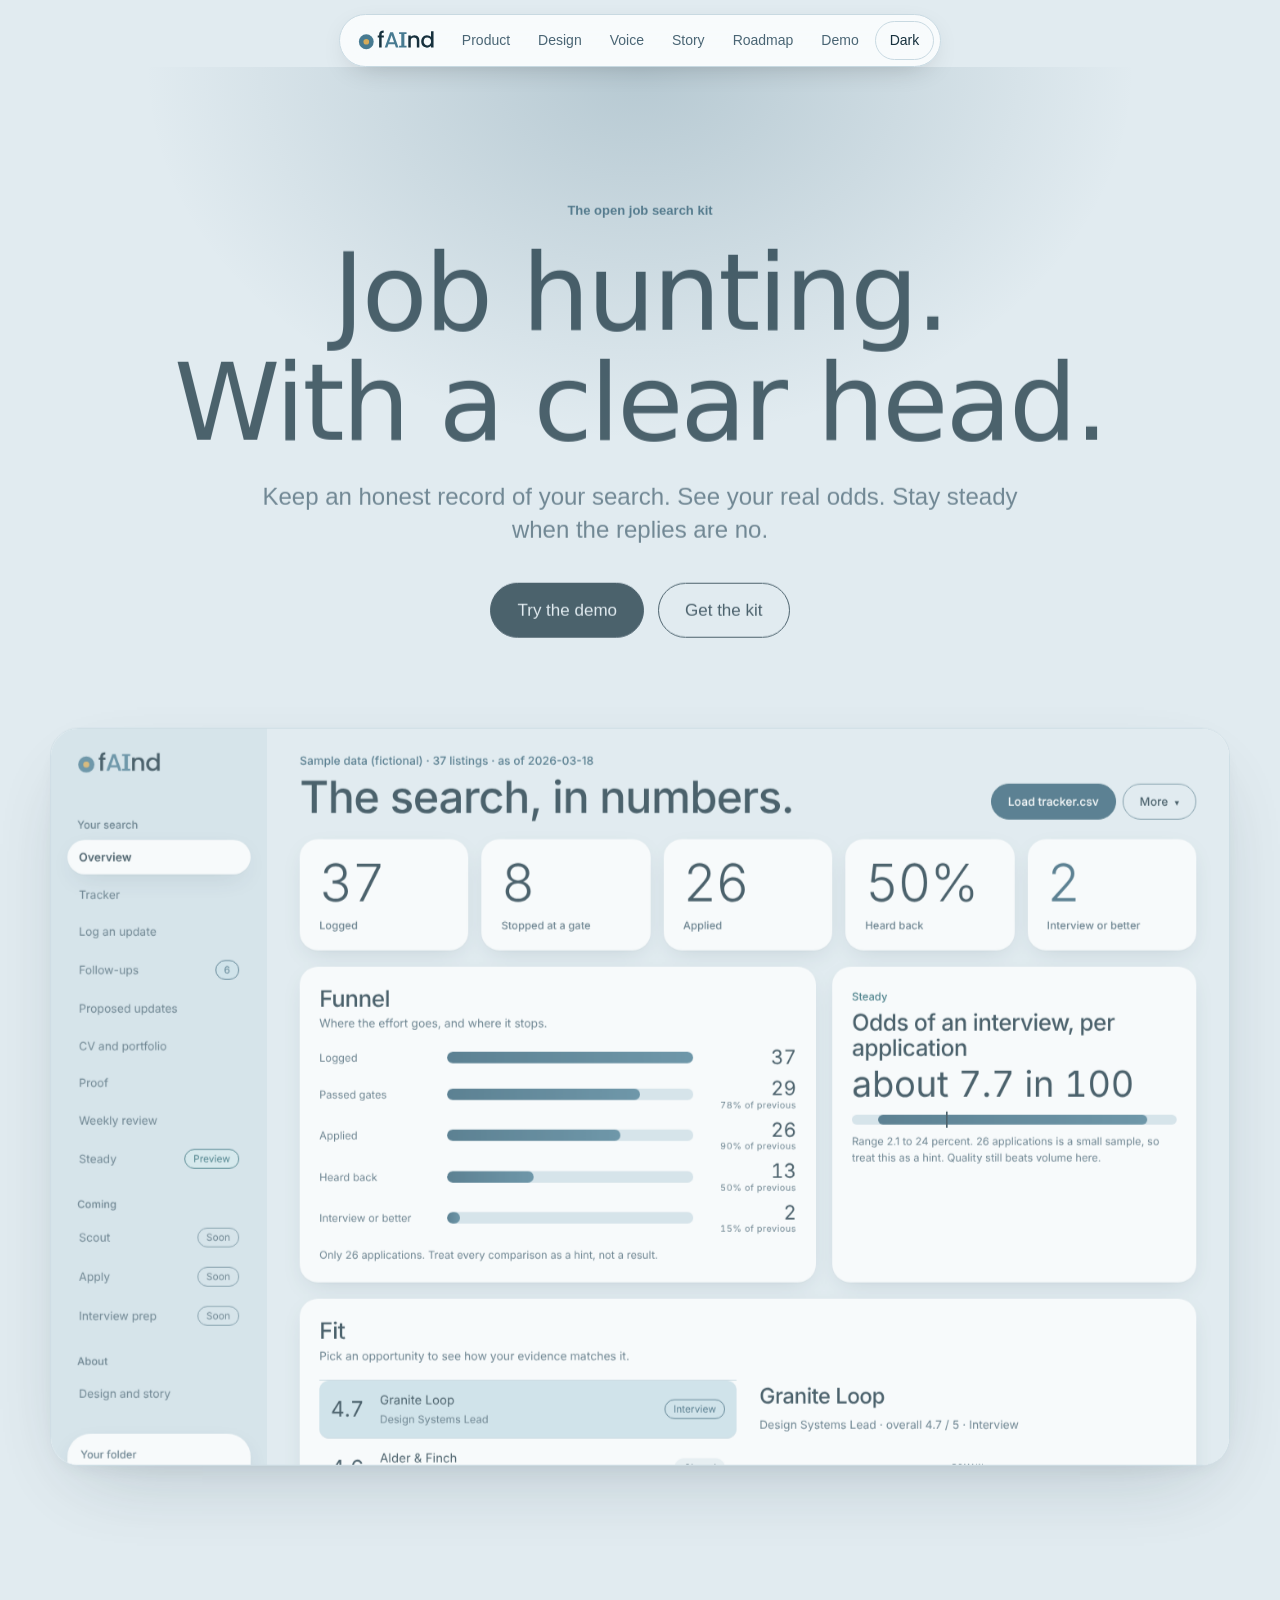
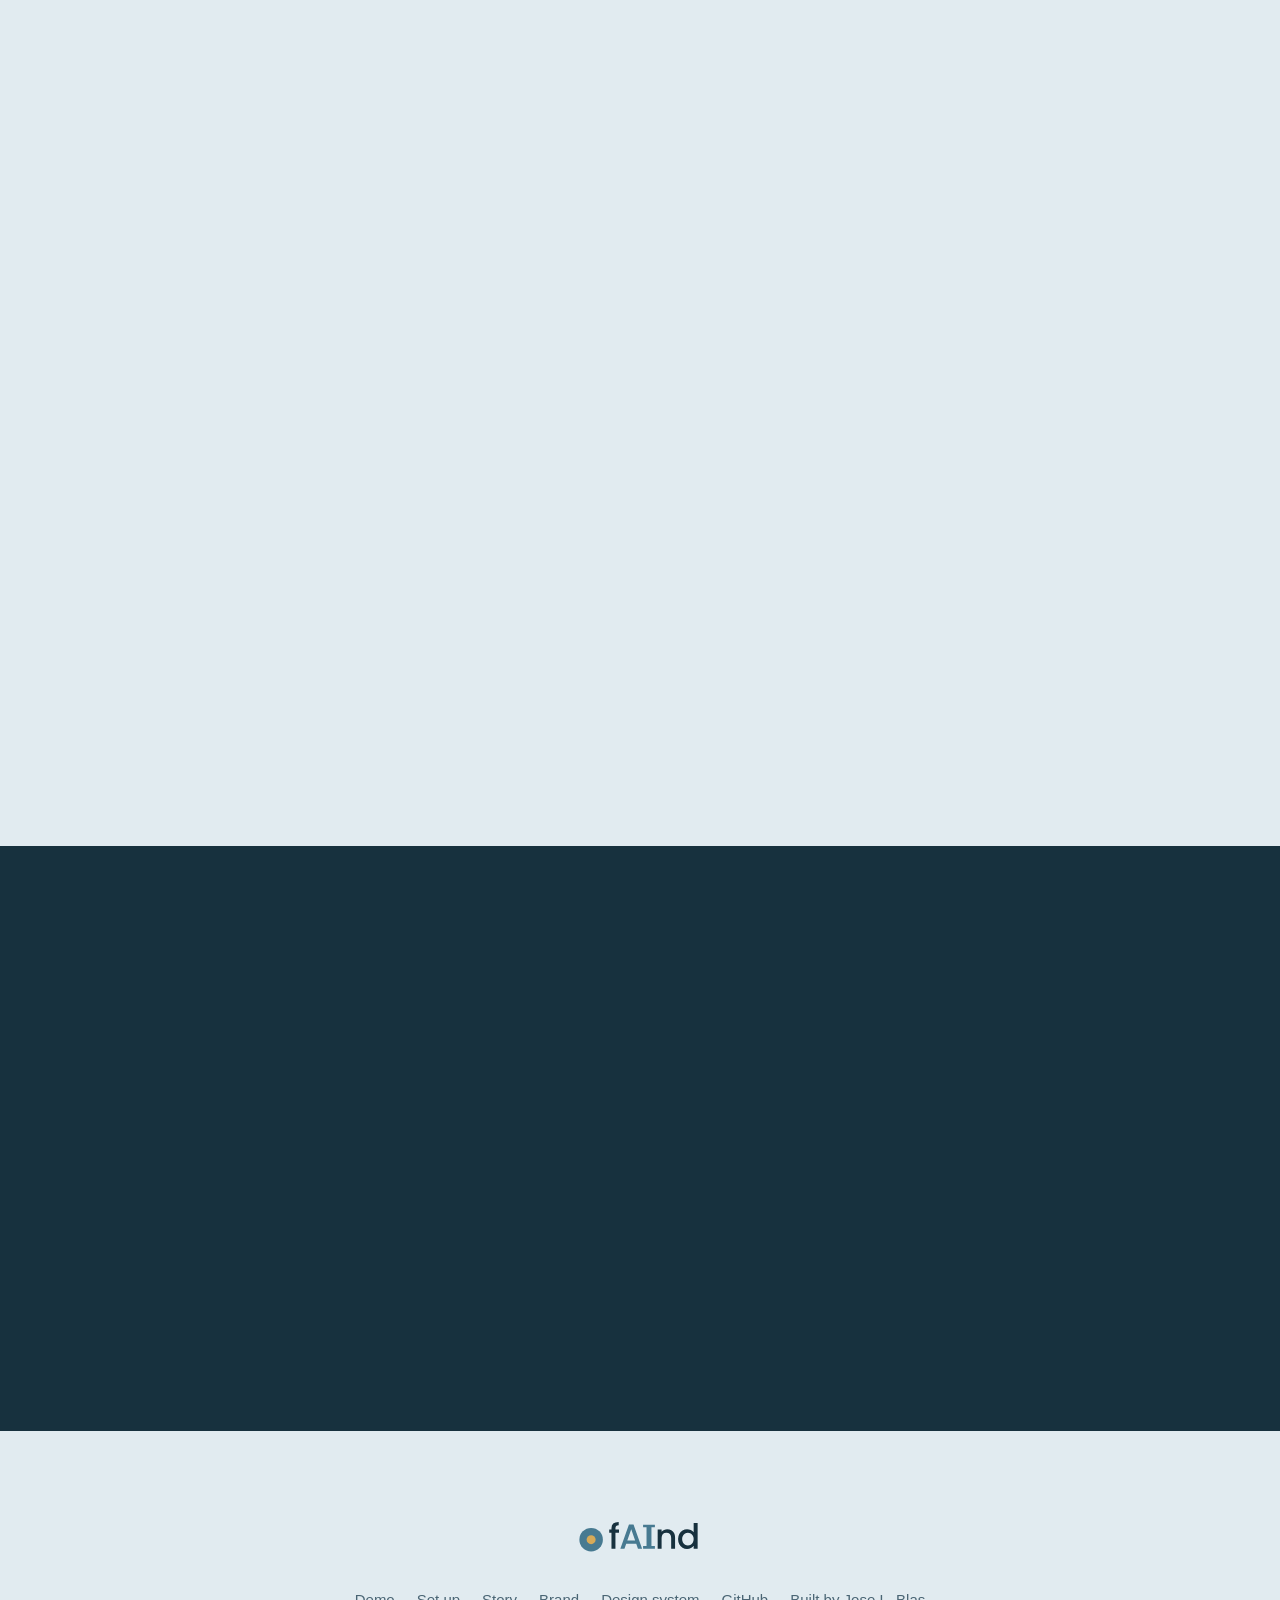
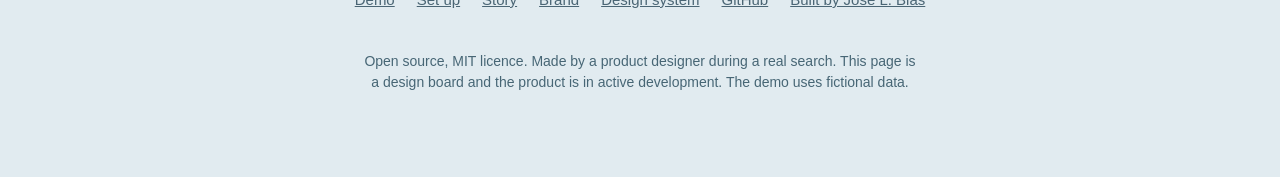
<file: index.html>
<!doctype html>
<html lang="en">
<head>
<meta charset="utf-8">
<link rel="icon" href="design/brand/assets/favicon.svg" type="image/svg+xml">
<meta name="viewport" content="width=device-width, initial-scale=1">
<title>fAInd</title>
<meta http-equiv="refresh" content="0; url=design/">
<link rel="canonical" href="design/">
</head>
<body>
<p><a href="design/">fAInd: design and story</a> · <a href="app/">Demo</a></p>
</body>
</html>
</file>
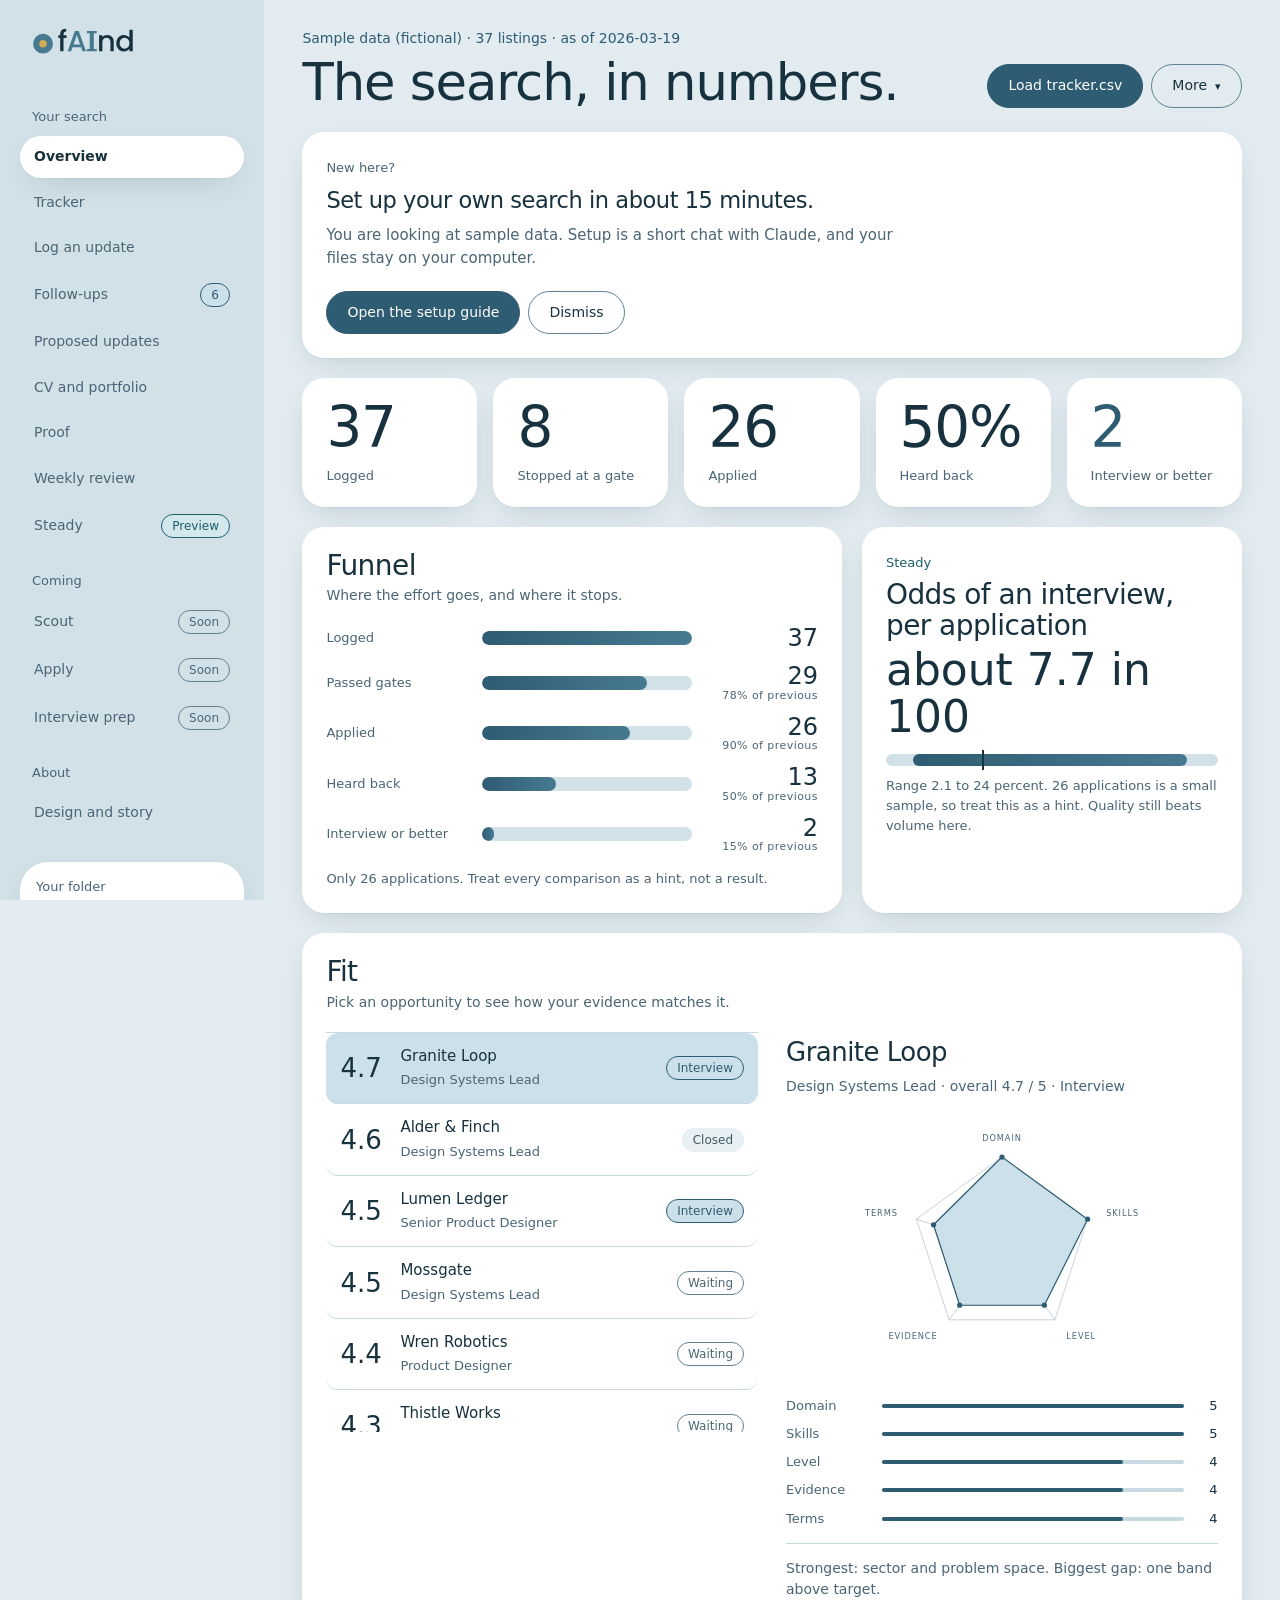
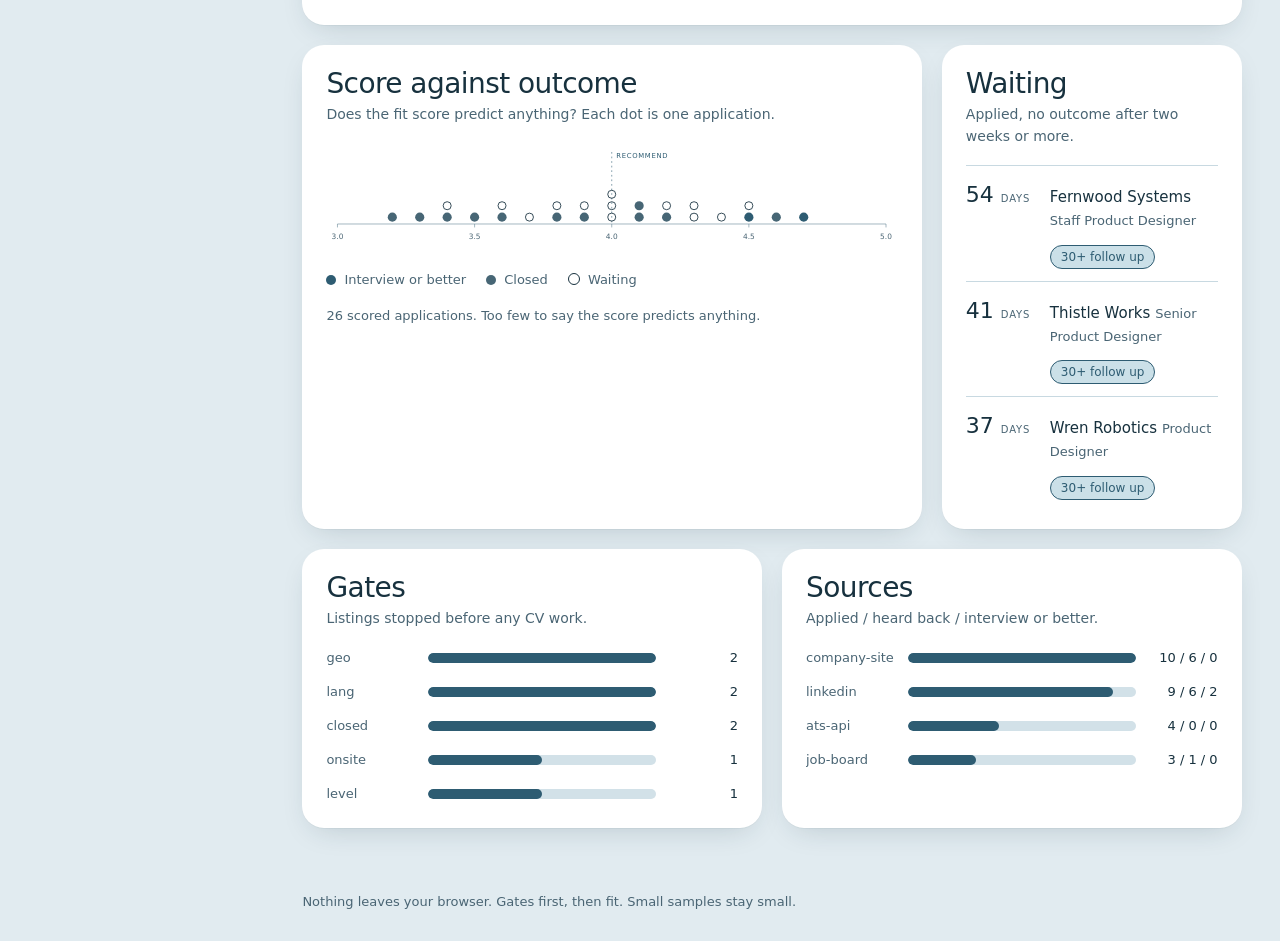
<file: app/index.html>
<!doctype html>
<html lang="en" data-theme="light">
<head>
<meta charset="utf-8">
<link rel="icon" href="../design/brand/assets/favicon.svg" type="image/svg+xml">
<meta name="viewport" content="width=device-width, initial-scale=1">
<meta name="color-scheme" content="light dark">
<title>fAInd</title>
<link rel="stylesheet" href="style.css">

<body>
<a class="skip" id="skip" href="#view">Skip to content</a>
<div class="shell">
  <aside class="side" id="side">
    <a class="brand" href="#overview"><svg class="wm" viewBox="0 0 358 110" role="img" aria-label="find"><circle class="d" cx="38" cy="54" r="34"/><circle class="o" cx="38" cy="54" r="13"/><path class="i" d="M118.6 34.199999999999996H108.4V80.0H96.9V34.199999999999996H90.4V24.9H96.9V21.0Q96.9 11.5 101.95 7.149999999999999Q107.0 2.799999999999997 117.8 2.799999999999997V12.299999999999997Q112.6 12.299999999999997 110.5 14.249999999999996Q108.4 16.199999999999996 108.4 21.0V24.9H118.6Z M281.0 47.5V80.0H269.7V49.2Q269.7 41.8 266.0 37.849999999999994Q262.3 33.9 255.9 33.9Q249.5 33.9 245.75 37.849999999999994Q242.0 41.8 242.0 49.2V80.0H230.6V24.9H242.0V31.199999999999996Q244.8 27.799999999999997 249.15 25.9Q253.5 24.0 258.4 24.0Q264.9 24.0 270.04999999999995 26.7Q275.2 29.4 278.1 34.7Q281.0 40.0 281.0 47.5Z M315.8 24.0Q321.2 24.0 326.45 26.349999999999998Q331.7 28.699999999999996 334.8 32.599999999999994V6.0H346.3V80.0H334.8V71.7Q332.0 75.7 327.05 78.30000000000001Q322.1 80.9 315.7 80.9Q308.5 80.9 302.55 77.25Q296.6 73.6 293.15 67.05Q289.7 60.5 289.7 52.2Q289.7 43.9 293.15 37.5Q296.6 31.099999999999994 302.55 27.549999999999997Q308.5 24.0 315.8 24.0ZM318.1 33.9Q313.7 33.9 309.9 36.05Q306.1 38.199999999999996 303.75 42.349999999999994Q301.4 46.5 301.4 52.2Q301.4 57.9 303.75 62.2Q306.1 66.5 309.95000000000005 68.75Q313.8 71.0 318.1 71.0Q322.5 71.0 326.3 68.8Q330.1 66.6 332.45000000000005 62.349999999999994Q334.8 58.099999999999994 334.8 52.4Q334.8 46.699999999999996 332.45000000000005 42.5Q330.1 38.3 326.3 36.099999999999994Q322.5 33.9 318.1 33.9Z"/><path class="a" d="M168.60000000000002 65.8H139.5L134.5 80.0H122.60000000000001L147.5 10.399999999999991H160.7L185.60000000000002 80.0H173.60000000000002ZM165.4 56.5 154.1 24.199999999999996 142.7 56.5Z M188.40 80.00H222.60V72.16H212.62V18.34H222.60V10.50H188.40V18.34H198.38V72.16H188.40Z"/></svg></a>
    <nav id="nav" aria-label="Main"></nav>
    <section class="folder" id="folder" aria-label="Your folder"></section>
    <div class="side-foot">
      <div class="seg" role="group" aria-label="Theme" id="themeSeg"></div>
      <div class="seg" role="group" aria-label="Language" id="langSeg"></div>
    </div>
  </aside>
  <div class="main">
    <header class="topbar">
      <div>
        <p class="eyebrow" id="meta"></p>
        <h1 id="title"></h1>
      </div>
      <div class="actions" id="actions"></div>
    </header>
    <main id="view" tabindex="-1"></main>
    <footer id="foot"></footer>
  </div>
</div>

<dialog id="editor" aria-labelledby="editTitle">
  <form id="editForm" method="dialog">
    <h2 id="editTitle"></h2>
    <p class="sub" id="editSub"></p>
    <div class="grid">
      <label>Company<input name="company" required></label>
      <label>Role<input name="role"></label>
      <label>Source<input name="source" placeholder="linkedin, job-board, email"></label>
      <label>Score (1 to 5)<input name="score" type="number" step="0.1" min="0" max="5"></label>
      <label>Status<select name="status"></select></label>
      <label>Outcome<select name="outcome"></select></label>
      <label>Found<input name="date_found" type="date"></label>
      <label>Applied<input name="date_applied" type="date"></label>
      <label>Outcome date<input name="date_outcome" type="date"></label>
      <label>Gate result<input name="gate_result" placeholder="pass, fail:geo, fail:lang"></label>
      <label>CV version<input name="cv_version" placeholder="cv-2026-11-systems"></label>
      <label>Portfolio lead<input name="portfolio_lead" placeholder="design system case study"></label>
    </div>
    <fieldset>
      <legend id="fitLegend"></legend>
      <div class="grid five">
        <label>Domain<input name="domain" type="number" min="1" max="5" step="1"></label>
        <label>Skills<input name="skill" type="number" min="1" max="5" step="1"></label>
        <label>Level<input name="level" type="number" min="1" max="5" step="1"></label>
        <label>Evidence<input name="evidence" type="number" min="1" max="5" step="1"></label>
        <label>Terms<input name="terms" type="number" min="1" max="5" step="1"></label>
      </div>
    </fieldset>
    <label class="wide">Notes<textarea name="notes" rows="3"></textarea></label>
    <div class="row-actions">
      <button class="btn ghost" value="cancel" formnovalidate id="editCancel"></button>
      <button class="btn" value="save" id="editSave"></button>
    </div>
  </form>
</dialog>
<dialog id="conflict" aria-labelledby="cfTitle">
  <form method="dialog" onsubmit="return false">
    <h2 id="cfTitle"></h2>
    <p class="sub" id="cfBody"></p>
    <p class="sub" id="cfNote"></p>
    <div class="row-actions">
      <button class="btn ghost" type="button" data-act="cf-reload" id="cfReload"></button>
      <button class="btn" type="button" data-act="cf-keep" id="cfKeep"></button>
    </div>
  </form>
</dialog>
<div id="toast" role="status" hidden></div>
<input type="file" id="pfile" accept=".csv,text/csv" hidden>
<input type="file" id="hfile" accept=".csv,text/csv" hidden>
<input type="file" id="vfile" accept=".md,.txt,text/markdown,text/plain" hidden>
<input type="file" id="file" accept=".csv,text/csv" hidden>
<script src="sample-data.js"></script>
<script src="app.js"></script>
</body>
</html>
</file>
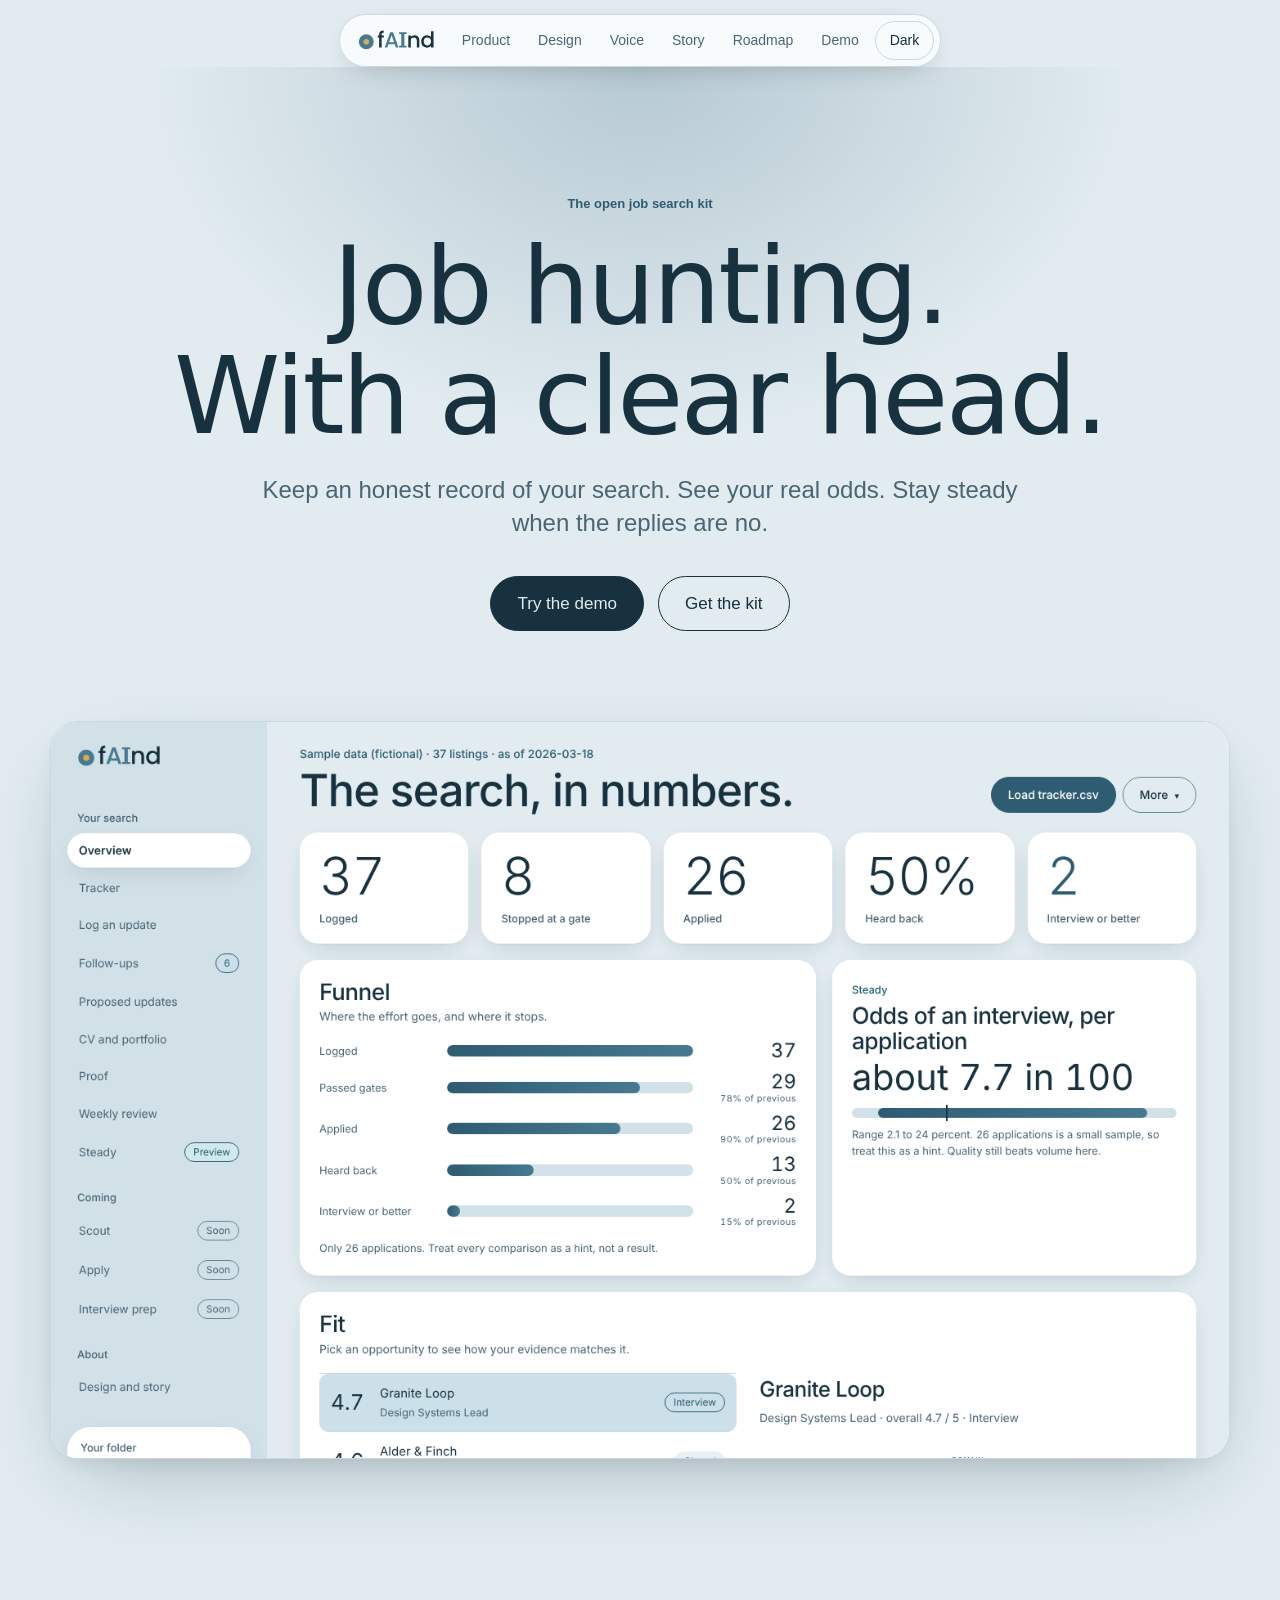
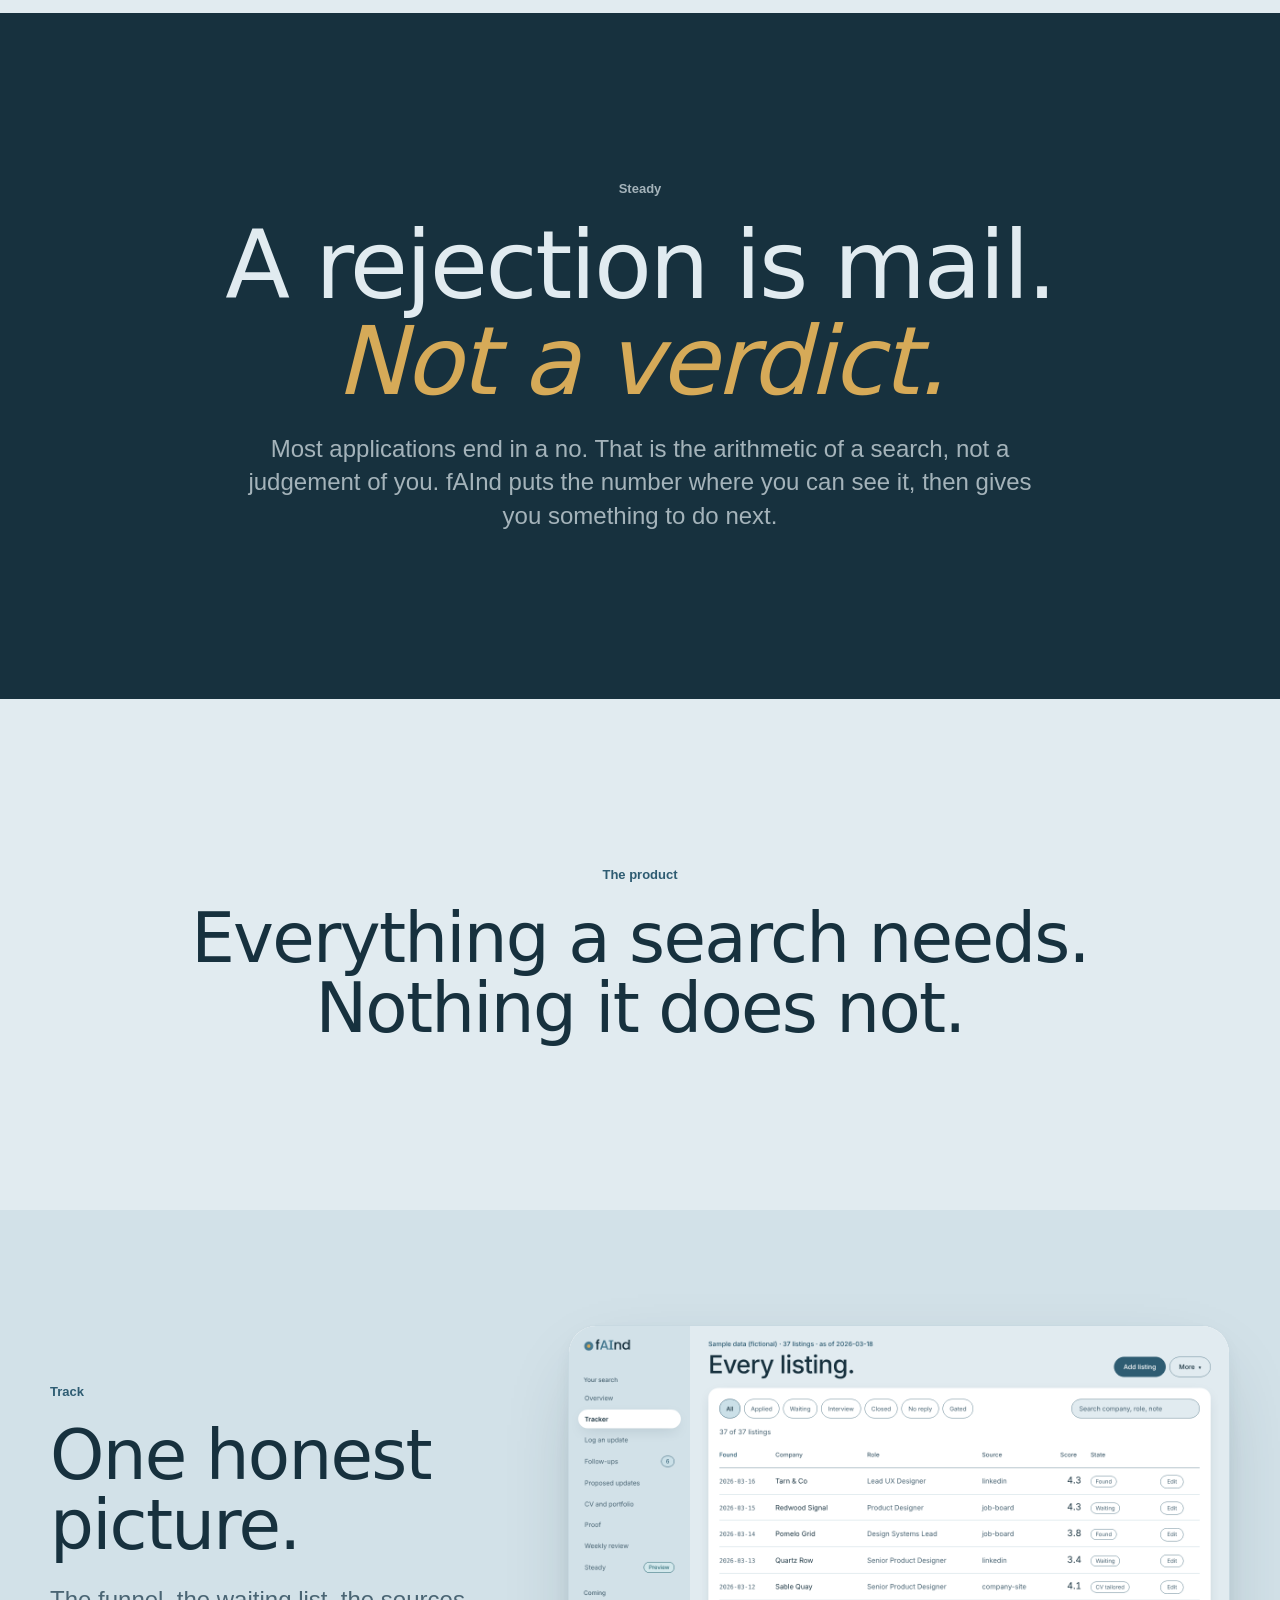
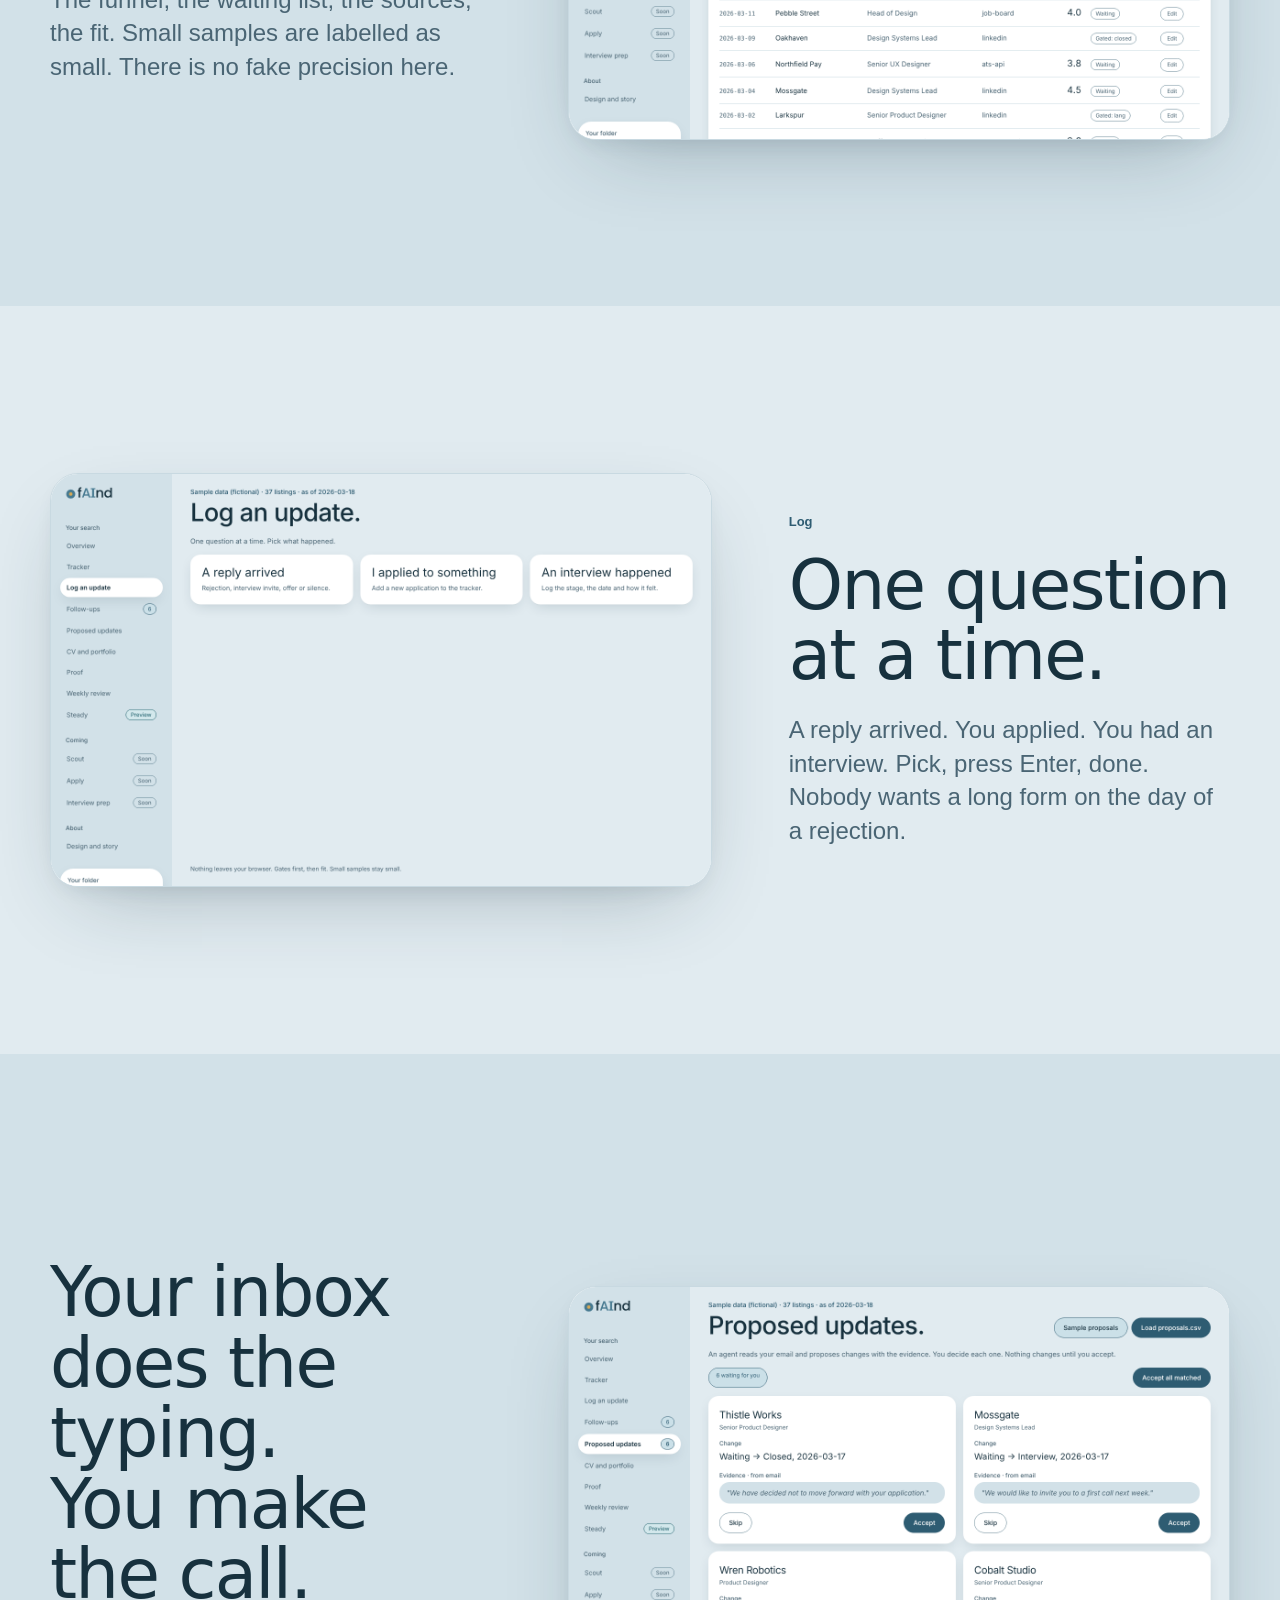
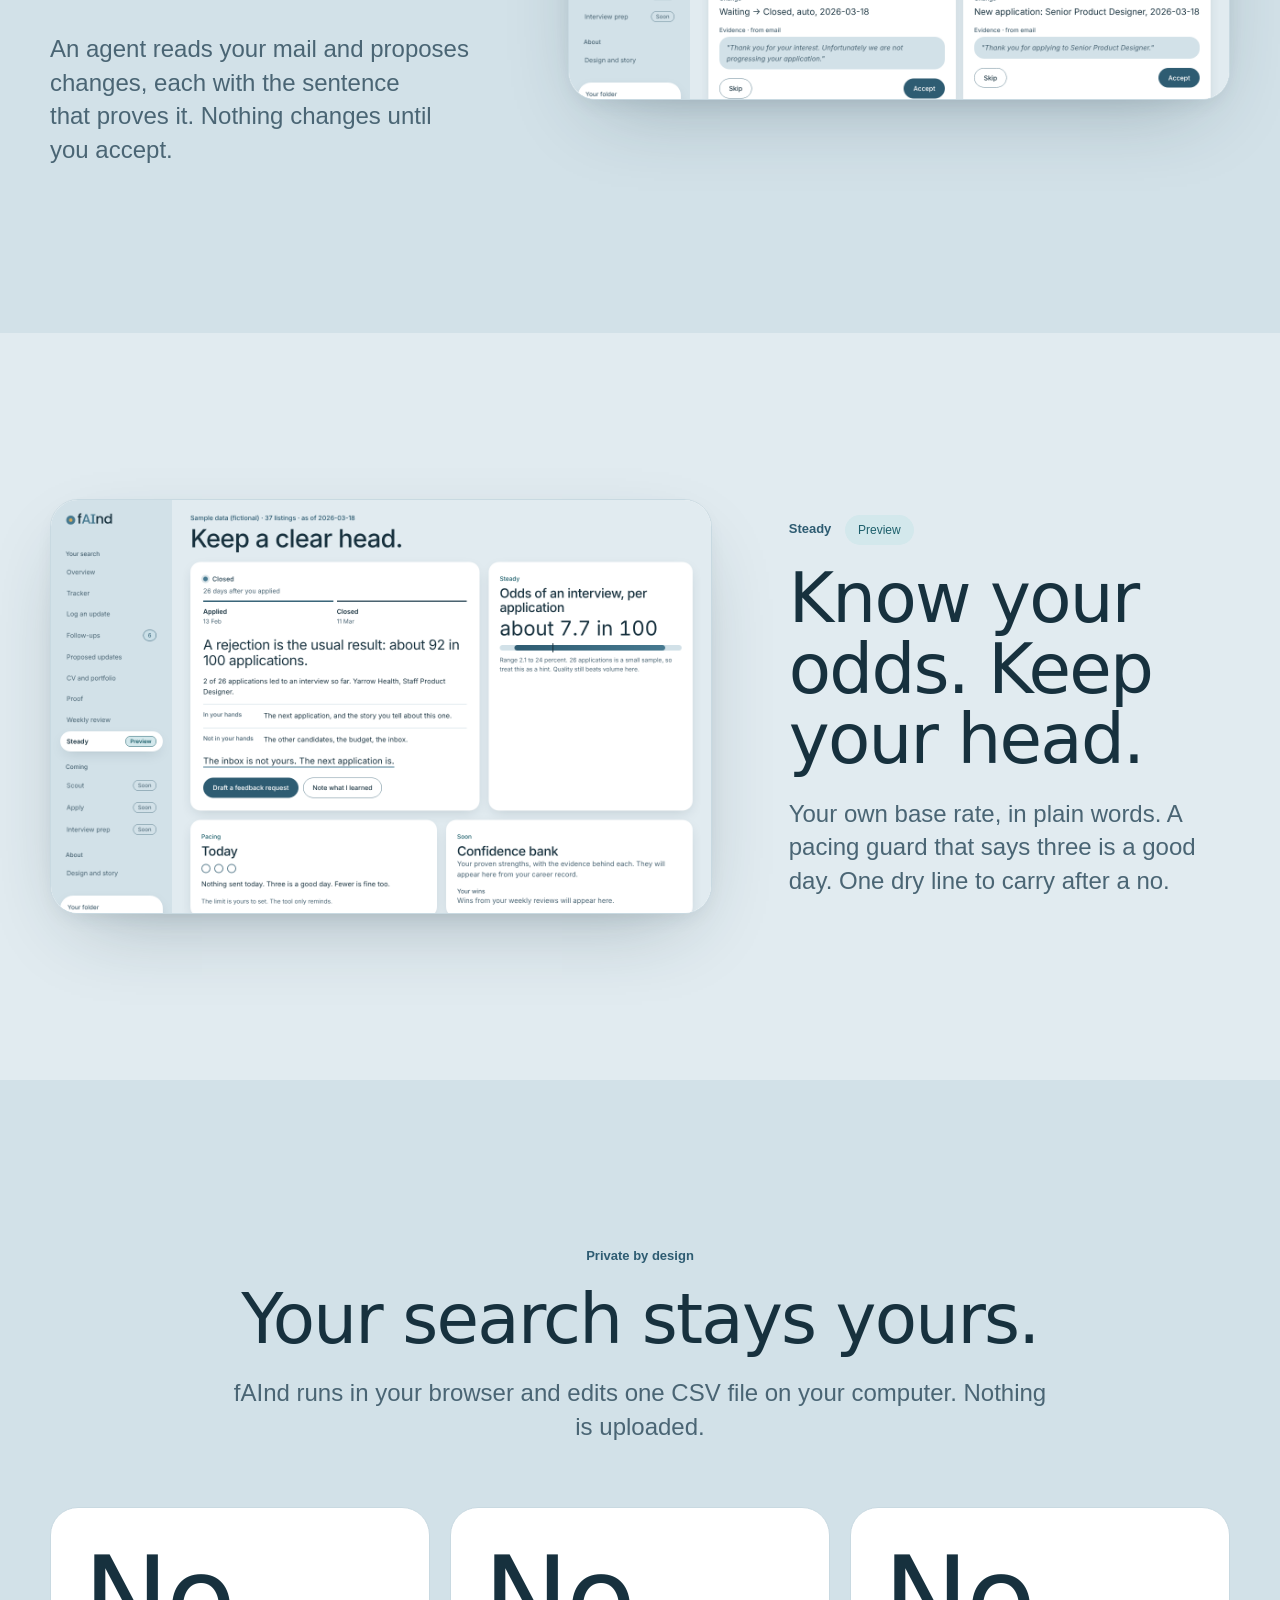
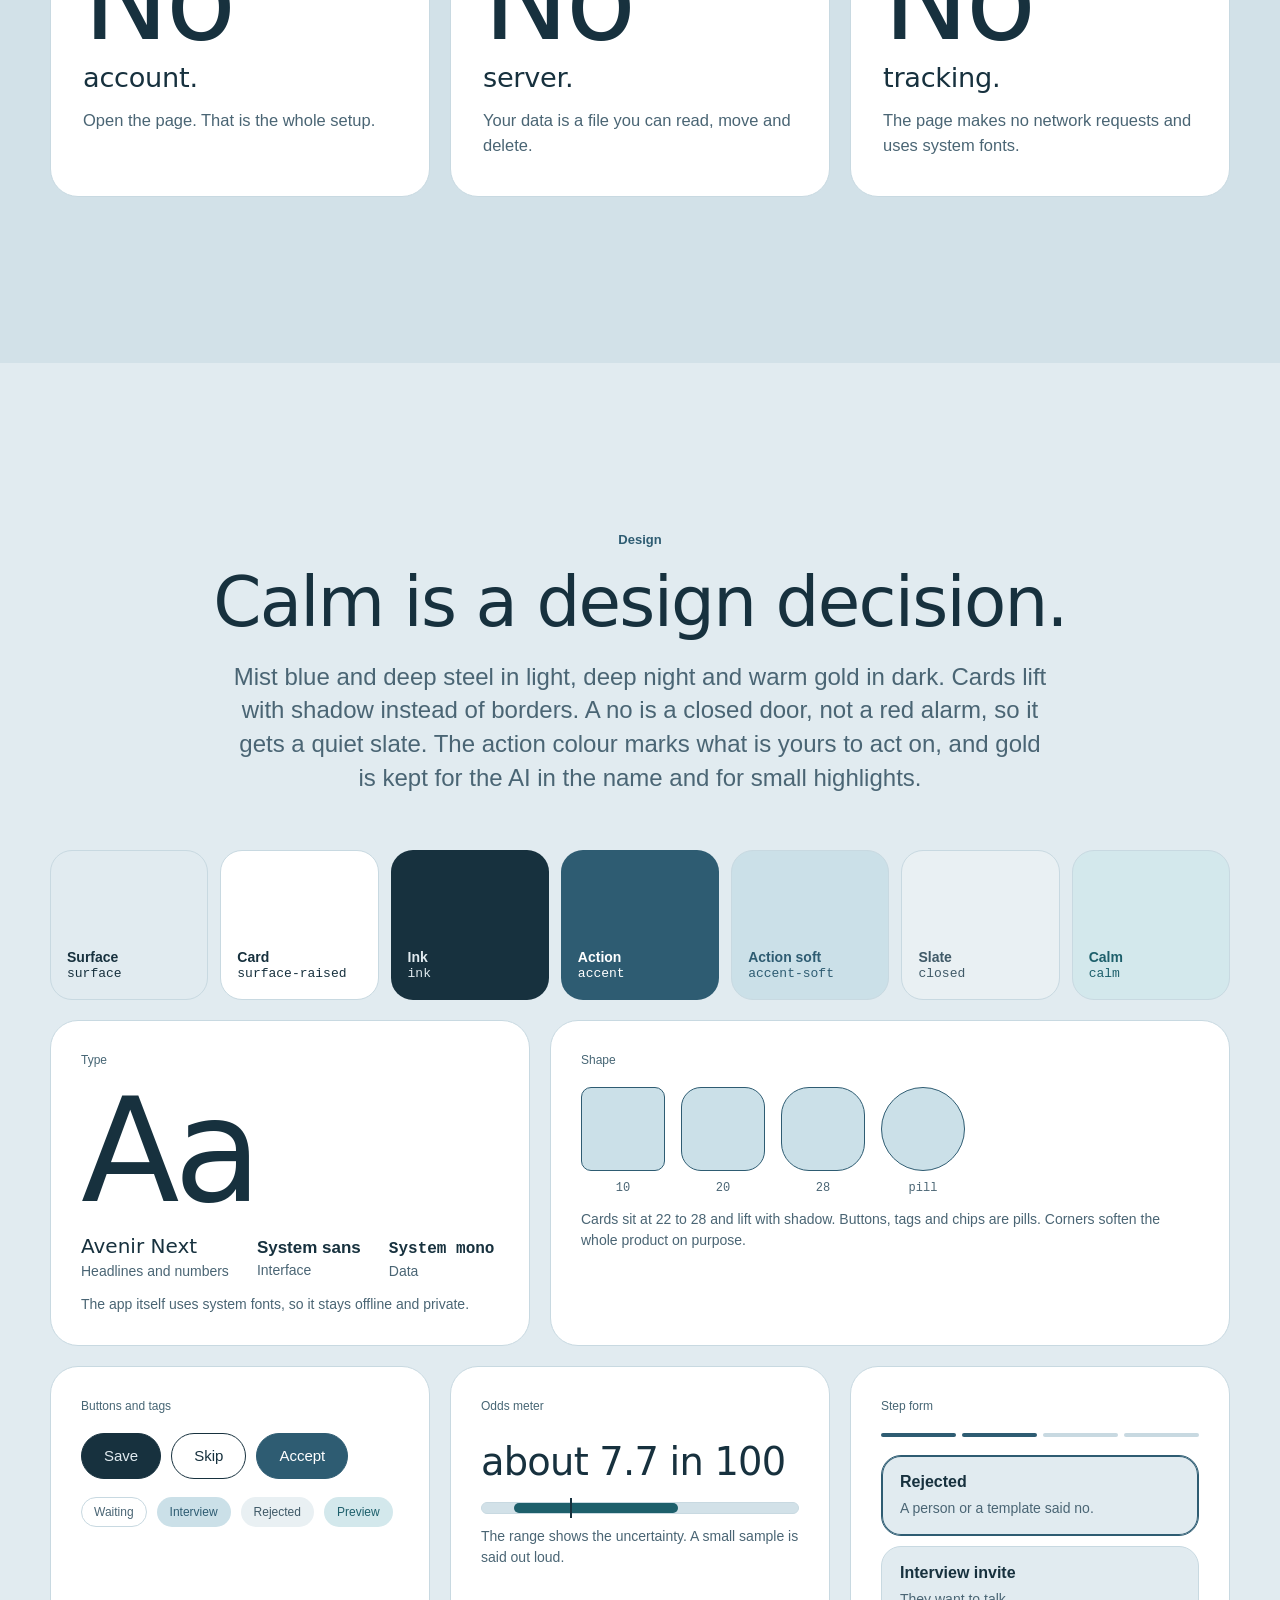
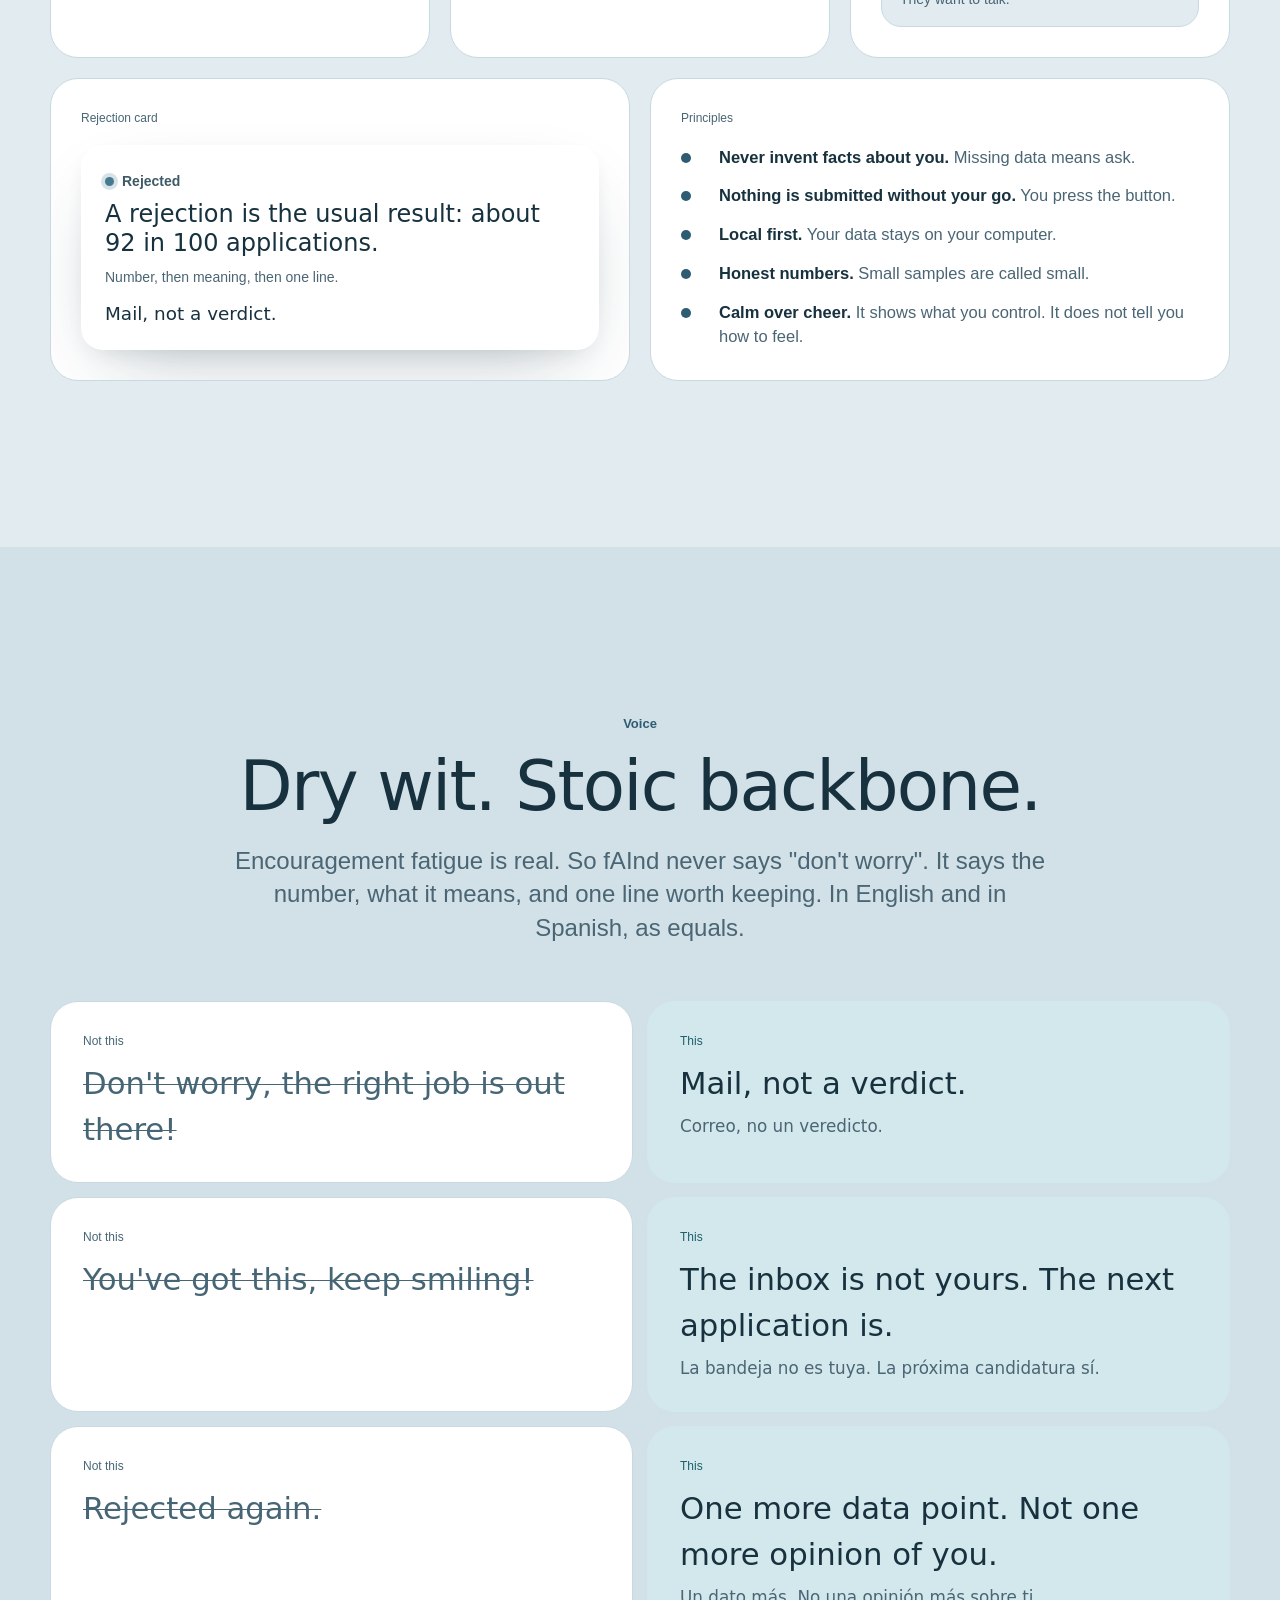
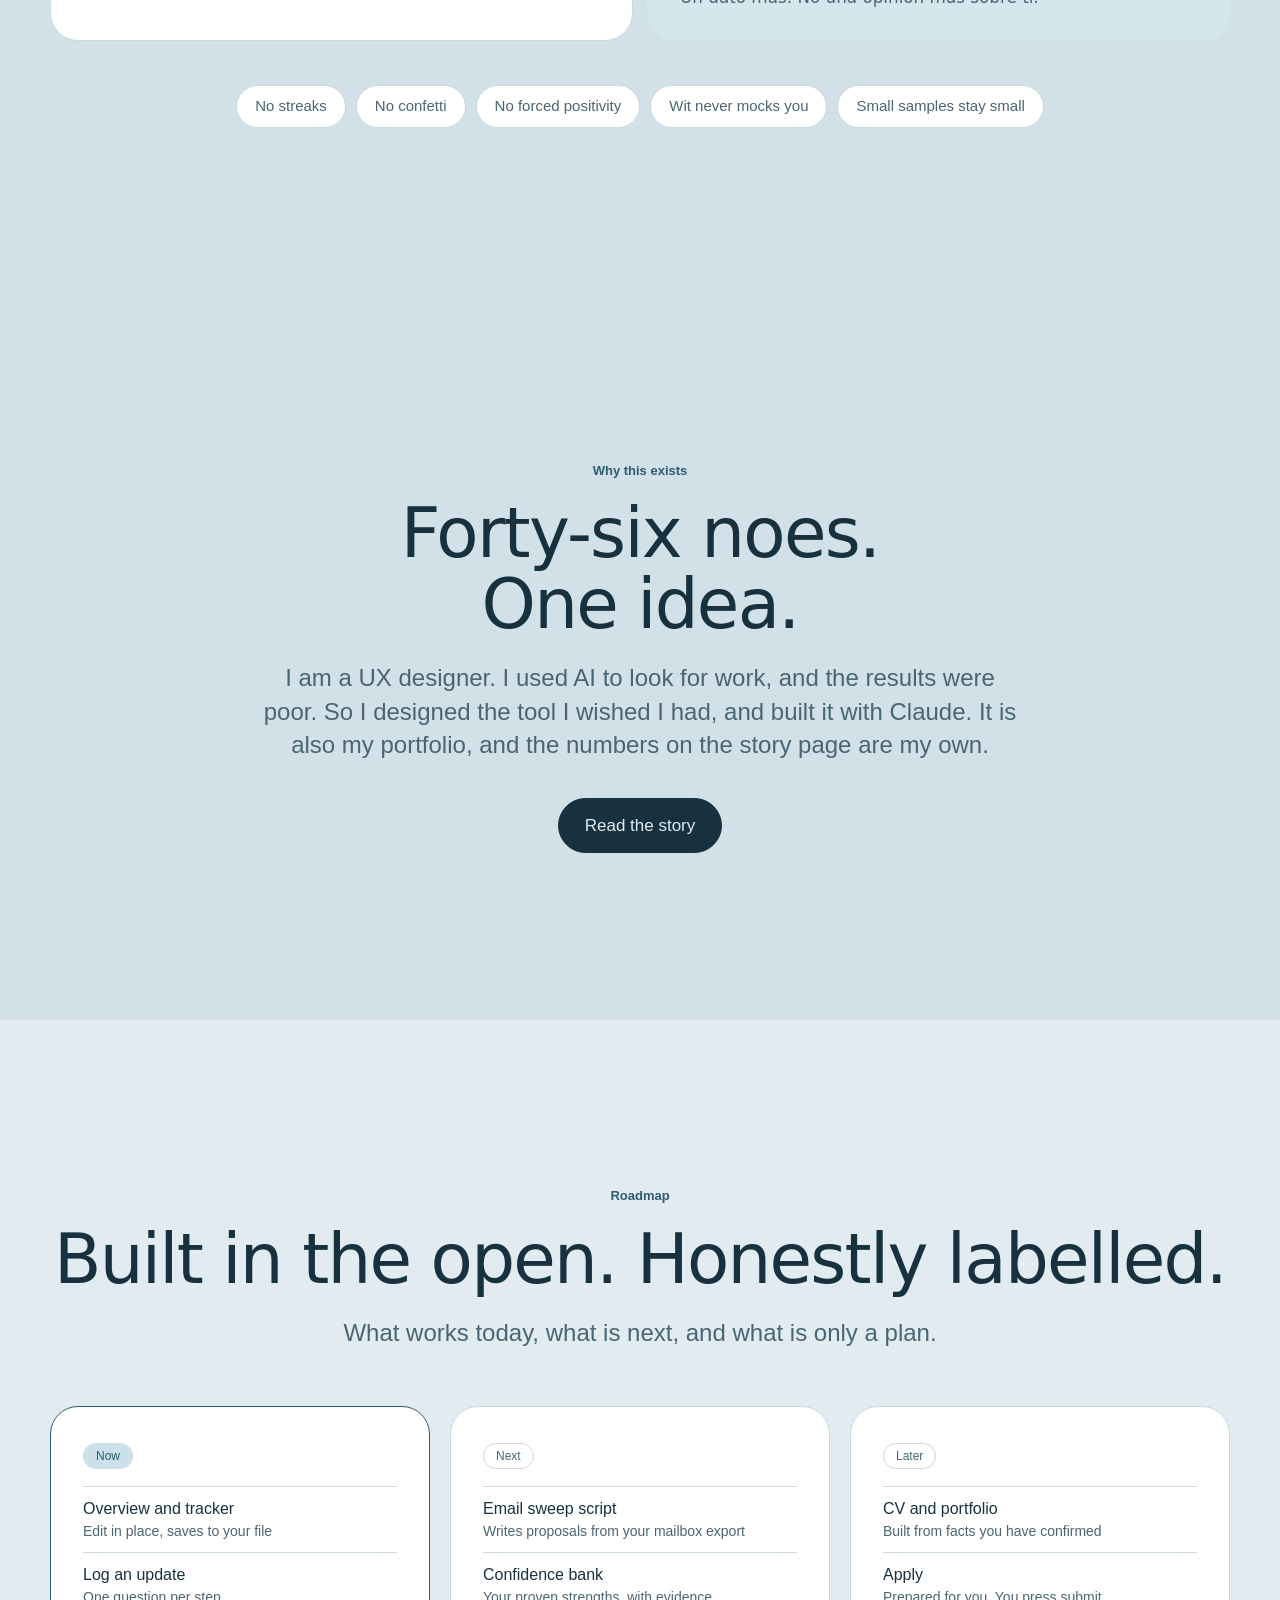
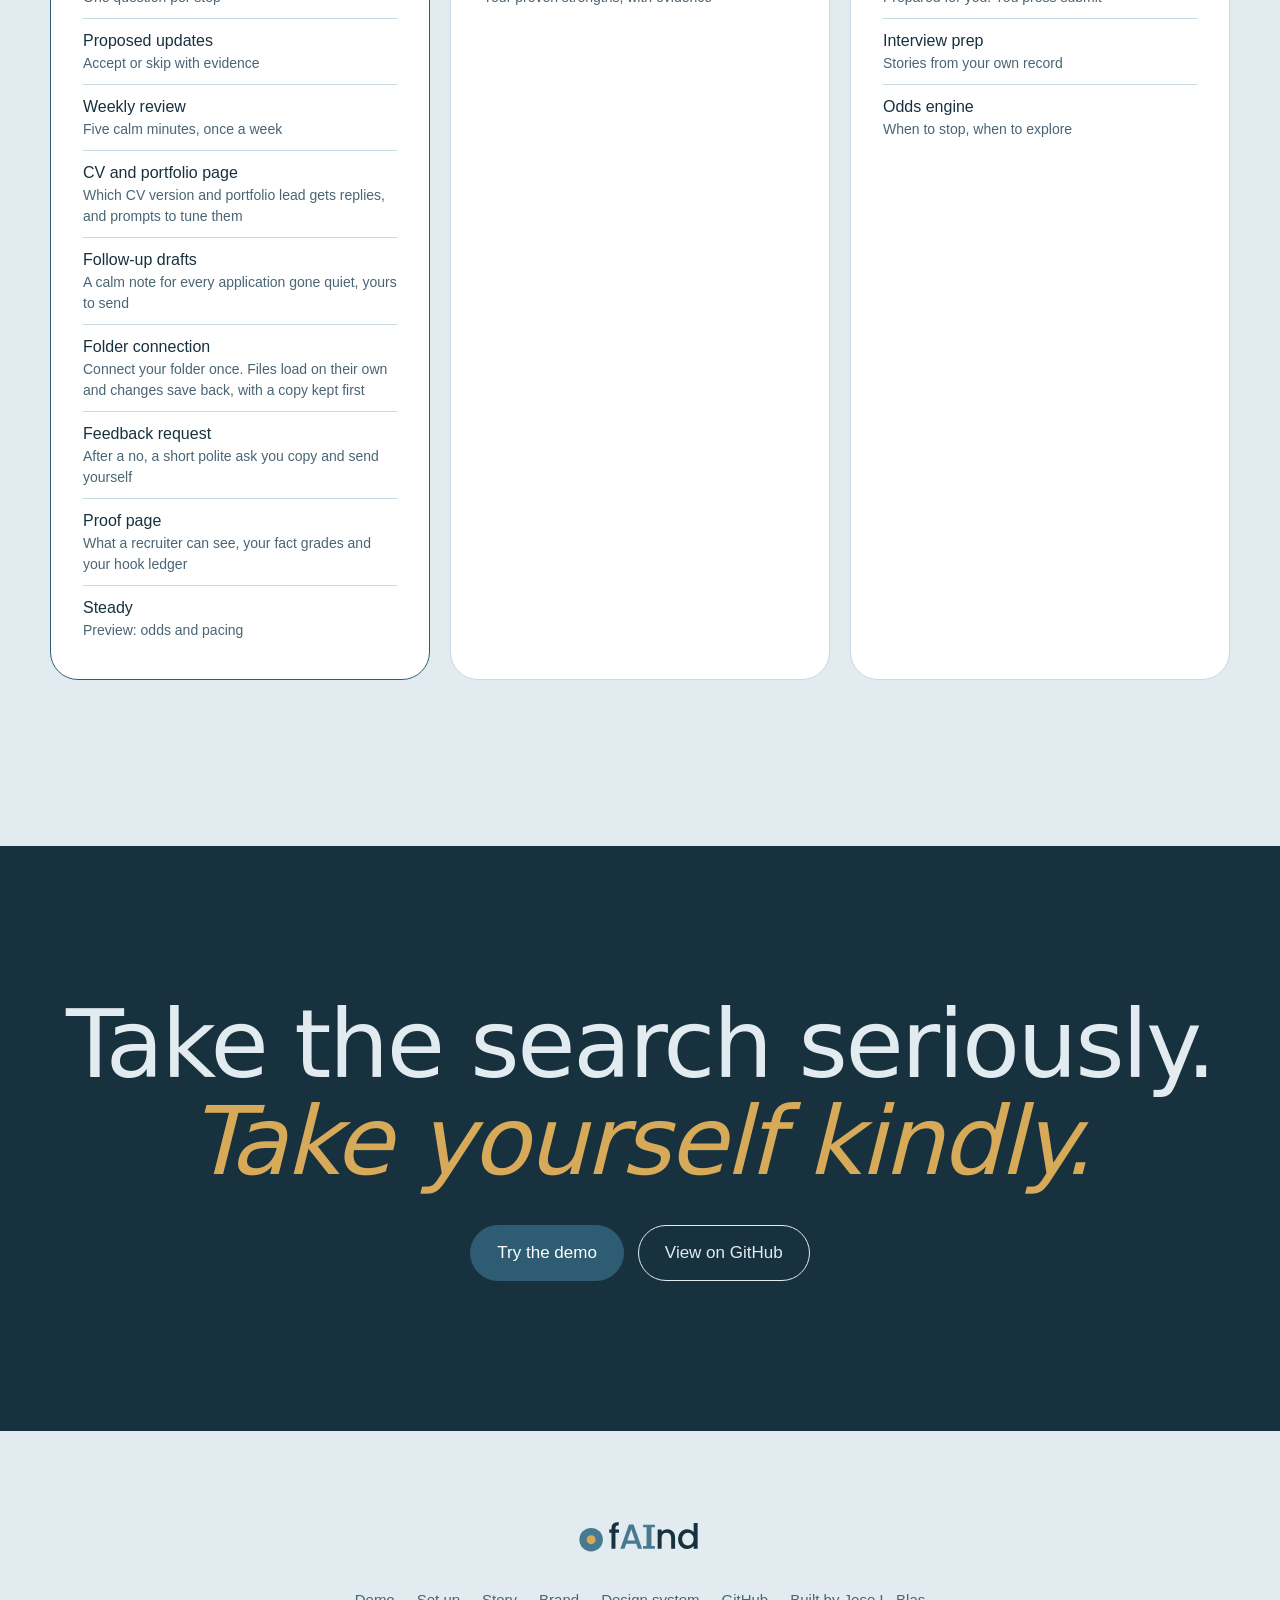
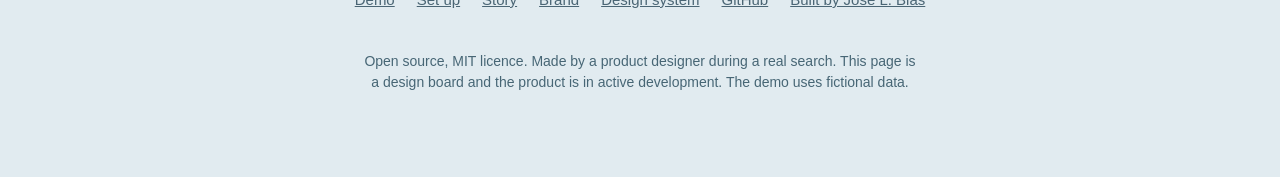
<file: design/index.html>
<!doctype html>
<html lang="en" data-theme="light">
<head>
<meta charset="utf-8">
<link rel="icon" href="../design/brand/assets/favicon.svg" type="image/svg+xml">
<meta name="viewport" content="width=device-width, initial-scale=1">
<title>fAInd. Find a job. Keep your head.</title>
<meta name="description" content="fAInd keeps an honest record of your job search, shows your real odds, and helps you stay steady when the replies are no. Open source. Runs in your browser.">
<meta property="og:type" content="website">
<meta property="og:title" content="fAInd. Find a job. Keep your head.">
<meta property="og:description" content="fAInd keeps an honest record of your job search, shows your real odds, and helps you stay steady when the replies are no. Open source. Runs in your browser.">
<meta property="og:image" content="https://joselblas.github.io/jobops-kit/design/brand/assets/og-card-1200x630.png">
<meta name="twitter:card" content="summary_large_image">
<style>
:root {
  --surface: #E1EBF0; --raised: #ffffff; --sunken: #D2E1E8;
  --ink: #17313E; --muted: #4A6574; --faint: #476675;
  --line: #C8D9E1; --accent: #2E5C72; --accent-soft: #CBE0E8; --on-accent: #ffffff;
  --closed: #3F5967; --closed-soft: #E9F0F3; --aqua: #477A91;
  --rust: #a0264f; --rust-soft: #ffe4ec; --calm: #1D5F6B; --calm-soft: #D3E8EC;
  --shadow: 0 30px 80px -30px rgba(23,49,62,.32), 0 8px 24px -12px rgba(23,49,62,.16);
  --serif: "Avenir Next", "Century Gothic", Futura, "Trebuchet MS", system-ui, sans-serif;
  --sans: ui-sans-serif, -apple-system, "Segoe UI", "Helvetica Neue", Arial, sans-serif;
  --mono: ui-monospace, "SF Mono", Menlo, Consolas, monospace;
}
:root[data-theme="dark"] {
  --surface: #0F2029; --raised: #16303C; --sunken: #0B171E;
  --ink: #E1EBF0; --muted: #A9BEC8; --faint: #93AAB6;
  --line: #244757; --accent: #D6AA58; --accent-soft: #20404E; --on-accent: #0F2029;
  --closed: #B3C7D1; --closed-soft: #12262F; --aqua: #A9CDD4;
  --rust: #ff9db8; --rust-soft: #3a1b2a; --calm: #A9CDD4; --calm-soft: #14323A;
  --shadow: 0 30px 90px -30px rgba(0,0,0,.9), 0 0 0 1px rgba(255,255,255,.05);
}
* { box-sizing: border-box; }
html { scroll-behavior: smooth; }
body { margin: 0; background: var(--surface); color: var(--ink); font-family: var(--sans); font-size: 18px; line-height: 1.5; -webkit-font-smoothing: antialiased; }
img { max-width: 100%; display: block; }
a { color: inherit; }
.wrap { width: min(1180px, 100% - 48px); margin-inline: auto; }
.narrow { width: min(760px, 100% - 48px); margin-inline: auto; }
.eyebrow { font-size: 13px;   color: var(--accent); margin: 0 0 18px; font-weight: 600; }
.display { font-family: var(--serif); font-weight: 400; letter-spacing: -.025em; line-height: 1.02; margin: 0; text-wrap: balance; }
.h1 { font-size: clamp(3rem, 8.4vw, 7rem); }
.h2 { font-size: clamp(2.2rem, 5.4vw, 4.4rem); }
.h3 { font-size: clamp(1.5rem, 2.6vw, 2.1rem); }
.lede { font-size: clamp(1.15rem, 1.9vw, 1.5rem); color: var(--muted); line-height: 1.4; margin: 22px 0 0; text-wrap: pretty; max-width: 34em; }
.center { text-align: center; } .center .lede { margin-inline: auto; }
section { padding: clamp(80px, 13vw, 170px) 0; }

/* nav */
nav { position: sticky; top: 14px; z-index: 20; display: flex; justify-content: center; padding: 0 16px; pointer-events: none; }
.pill { pointer-events: auto; display: flex; align-items: center; gap: 4px; padding: 6px 6px 6px 18px; border-radius: 999px; background: color-mix(in srgb, var(--raised) 78%, transparent); backdrop-filter: blur(18px) saturate(1.4); -webkit-backdrop-filter: blur(18px) saturate(1.4); border: 1px solid var(--line); box-shadow: 0 8px 30px -14px rgba(0,0,0,.3); font-size: 14px; }
.pill b { font-family: var(--serif); font-weight: 400; font-size: 18px; margin-right: 10px; }
.pill a { text-decoration: none; padding: 8px 12px; border-radius: 999px; color: var(--muted); }
.pill a:hover { color: var(--ink); background: var(--sunken); }
.pill button, .btn { font: inherit; cursor: pointer; border-radius: 999px; border: 1px solid var(--ink); background: var(--ink); color: var(--surface); padding: 8px 16px; text-decoration: none; display: inline-block; }
.pill button { padding: 8px 14px; background: transparent; color: var(--ink); border-color: var(--line); font-size: 14px; }
.btn { padding: 14px 26px; font-size: 17px; }
.btn.ghost { background: transparent; color: var(--ink); border-color: var(--ink); }
.btn.accent { background: var(--accent); border-color: var(--accent); color: var(--on-accent); }
.btn:focus-visible, .pill a:focus-visible, .pill button:focus-visible { outline: 3px solid var(--calm); outline-offset: 3px; }
.cta { display: flex; gap: 14px; justify-content: center; flex-wrap: wrap; margin-top: 36px; }

/* hero */
.hero { padding-top: clamp(70px, 11vw, 150px); padding-bottom: 0; }
.shot { border-radius: 28px; overflow: hidden; box-shadow: var(--shadow); border: 1px solid var(--line); background: var(--raised); }
.shot img { width: 100%; height: auto; }
.hero .shot { margin-top: clamp(48px, 7vw, 90px); transform: translateY(0); }
.glow { position: absolute; inset: -10% 0 auto; height: 70%; z-index: -1; background: radial-gradient(60% 60% at 50% 0%, color-mix(in srgb, var(--accent) 24%, transparent), transparent 70%); pointer-events: none; }
.hero-stage { position: relative; }
.dark-img { display: none; } :root[data-theme="dark"] .dark-img { display: block; } :root[data-theme="dark"] .light-img { display: none; }

/* statement */
.statement { background: var(--ink); color: var(--surface); }
.statement .display { font-size: clamp(2.6rem, 7.4vw, 6rem); }
.statement .display em { color: #D6AA58; }
:root[data-theme="dark"] .statement { background: var(--raised); color: var(--ink); }
.statement p { color: color-mix(in srgb, var(--surface) 70%, transparent); }
:root[data-theme="dark"] .statement p { color: var(--muted); }

/* feature rows */
.feature { display: grid; grid-template-columns: minmax(0, .8fr) minmax(0, 1.2fr); gap: clamp(32px, 6vw, 90px); align-items: center; }
.feature.flip { grid-template-columns: minmax(0, 1.2fr) minmax(0, .8fr); }
.feature.flip .copy { order: 2; }
.feature .lede { max-width: 26em; }
.tag { display: inline-block; font-size: 12px;   padding: 5px 12px; border-radius: 999px; border: 1px solid var(--line); color: var(--muted); margin-left: 10px; vertical-align: middle; font-weight: 500; }
.tag.calm { background: var(--calm-soft); color: var(--calm); border-color: transparent; }
.alt { background: var(--sunken); }

/* trio */
.trio { display: grid; grid-template-columns: repeat(3, minmax(0, 1fr)); gap: 20px; margin-top: 64px; }
.card { background: var(--raised); border: 1px solid var(--line); border-radius: 28px; padding: 34px 32px 38px; }
.card h3 { font-family: var(--serif); font-weight: 400; font-size: 1.7rem; margin: 0 0 10px; letter-spacing: -.01em; }
.card p { margin: 0; color: var(--muted); font-size: 16.5px; }
.big-no { font-weight: 300; font-family: var(--serif); font-size: clamp(4rem, 9vw, 7.5rem); line-height: 1; letter-spacing: -.03em; }

/* design system */
.swatches { display: grid; grid-template-columns: repeat(7, minmax(0, 1fr)); gap: 12px; margin-top: 56px; }
.sw { border-radius: 22px; padding: 16px; min-height: 150px; display: flex; flex-direction: column; justify-content: flex-end; border: 1px solid var(--line); font-size: 13px; line-height: 1.3; }
.sw b { font-weight: 600; display: block; font-size: 14px; }
.sw span { font-family: var(--mono); }
.sw.a { background: var(--surface); } .sw.b { background: var(--raised); } .sw.c { background: var(--ink); color: var(--surface); border-color: transparent; }
.sw.d { background: var(--accent); color: var(--on-accent); border-color: transparent; } .sw.e { background: var(--closed-soft); color: var(--closed); } .sw.f { background: var(--calm-soft); color: var(--calm); } .sw.g { background: var(--accent-soft); color: var(--accent); }
.ds-grid { display: grid; grid-template-columns: repeat(12, minmax(0, 1fr)); gap: 20px; margin-top: 20px; }
.ds { background: var(--raised); border: 1px solid var(--line); border-radius: 28px; padding: 30px; overflow: hidden; }
.ds .label { font-size: 12px;   color: var(--faint); margin: 0 0 18px; }
.s5 { grid-column: span 5; } .s7 { grid-column: span 7; } .s4 { grid-column: span 4; } .s6 { grid-column: span 6; } .s8 { grid-column: span 8; } .s12 { grid-column: span 12; }
.aa { font-weight: 300; font-family: var(--serif); font-size: clamp(5rem, 12vw, 9rem); line-height: .9; margin: 0; letter-spacing: -.04em; }
.type-row { display: flex; gap: 28px; align-items: baseline; flex-wrap: wrap; margin-top: 14px; }
.type-row div { color: var(--muted); font-size: 14px; }
.radii { display: flex; gap: 16px; align-items: end; flex-wrap: wrap; }
.radii i { display: block; width: 84px; height: 84px; background: var(--accent-soft); border: 1.5px solid var(--accent); }
.radii span { display: block; font-size: 12px; color: var(--muted); margin-top: 8px; text-align: center; font-family: var(--mono); }
.demo-row { display: flex; gap: 10px; flex-wrap: wrap; align-items: center; }
.d-btn { font: inherit; font-size: 15px; padding: 11px 22px; border-radius: 999px; border: 1px solid var(--ink); background: var(--ink); color: var(--surface); }
.d-btn.g { background: transparent; color: var(--ink); } .d-btn.a { background: var(--accent); border-color: var(--accent); color: var(--on-accent); }
.d-tag { font-size: 12px;   padding: 5px 12px; border-radius: 999px; border: 1px solid var(--line); color: var(--muted); }
.d-tag.i { background: var(--accent-soft); color: var(--accent); border-color: transparent; } .d-tag.r { background: var(--closed-soft); color: var(--closed); border-color: transparent; } .d-tag.c { background: var(--calm-soft); color: var(--calm); border-color: transparent; }
.meter-est { font-family: var(--serif); font-size: 2.4rem; letter-spacing: -.02em; margin: 6px 0 12px; }
.track { position: relative; height: 12px; border-radius: 999px; background: var(--sunken); border: 1px solid var(--line); }
.track .fill { position: absolute; top: 0; bottom: 0; left: 10%; width: 52%; border-radius: 999px; background: var(--calm); }
.track .tick { position: absolute; top: -5px; bottom: -5px; width: 2px; left: 28%; background: var(--ink); }
.small { font-size: 14px; color: var(--muted); margin: 12px 0 0; }
.opt { border: 1px solid var(--line); border-radius: 20px; padding: 14px 18px; margin-bottom: 10px; background: var(--surface); }
.opt strong { display: block; font-weight: 600; font-size: 16px; } .opt small { color: var(--muted); font-size: 14px; }
.opt.on { border-color: var(--accent); box-shadow: 0 0 0 1px var(--accent) inset; }
.prog { display: flex; gap: 6px; margin-bottom: 18px; } .prog i { flex: 1; height: 4px; border-radius: 999px; background: var(--line); } .prog i.on { background: var(--accent); }
.steady { background: var(--raised); box-shadow: var(--shadow); border-radius: 22px; padding: 22px 24px; }
.steady .big { font-family: var(--serif); font-size: 1.5rem; line-height: 1.2; margin: 6px 0 10px; }
.steady .wit { font-family: var(--serif);  font-size: 1.15rem; margin: 12px 0 0; }
.steady .k { font-size: 14px; font-weight: 600; color: var(--closed); display: inline-flex; align-items: center; gap: 8px; }
.steady .k::before { content: ""; width: 9px; height: 9px; border-radius: 50%; background: var(--aqua); box-shadow: 0 0 0 4px color-mix(in srgb, var(--aqua) 22%, transparent); }
.principles { list-style: none; padding: 0; margin: 0; display: grid; gap: 14px; }
.principles li { display: grid; grid-template-columns: 28px 1fr; gap: 10px; font-size: 16.5px; color: var(--muted); }
.principles li b { color: var(--ink); font-weight: 600; }
.principles li::before { content: ""; width: 10px; height: 10px; border-radius: 50%; background: var(--accent); margin-top: 8px; }

/* voice */
.voice { display: grid; gap: 14px; margin-top: 56px; }
.vrow { display: grid; grid-template-columns: 1fr 1fr; gap: 14px; }
.v { background: var(--raised); border: 1px solid var(--line); border-radius: 28px; padding: 30px 32px; }
.v .k { font-size: 12px;   color: var(--faint); margin: 0 0 10px; }
.v.no p { font-family: var(--serif); font-size: clamp(1.4rem, 2.4vw, 2rem); margin: 0; color: var(--faint); text-decoration: line-through; text-decoration-thickness: 1px; }
.v.yes { background: var(--calm-soft); border-color: transparent; }
.v.yes .k { color: var(--calm); }
.v.yes p { font-family: var(--serif); font-size: clamp(1.4rem, 2.4vw, 2rem); margin: 0; }
.v.yes p + p { font-size: 1.05rem;  margin-top: 8px; color: var(--muted); font-family: var(--serif); }
.rules { display: flex; flex-wrap: wrap; gap: 10px; justify-content: center; margin-top: 44px; }
.rules span { border: 1px solid var(--line); border-radius: 999px; padding: 9px 18px; font-size: 15px; color: var(--muted); background: var(--raised); }

/* roadmap */
.road { display: grid; grid-template-columns: repeat(3, minmax(0, 1fr)); gap: 20px; margin-top: 56px; }
.road .card ul { list-style: none; margin: 18px 0 0; padding: 0; display: grid; gap: 10px; font-size: 16px; }
.road .card li { padding-top: 10px; border-top: 1px solid var(--line); }
.road .card li small { display: block; color: var(--muted); font-size: 14px; }
.road .now { border-color: var(--accent); }

footer { padding: 90px 0 70px; }
footer .links { display: flex; gap: 22px; justify-content: center; flex-wrap: wrap; margin-top: 30px; font-size: 15px; }
footer .links a { color: var(--muted); }
footer .fine { color: var(--faint); font-size: 14px; text-align: center; margin-top: 40px; max-width: 40em; margin-inline: auto; }

/* reveal */
.js .rv { opacity: 0; transform: translateY(26px); transition: opacity .9s cubic-bezier(.2,.7,.2,1), transform .9s cubic-bezier(.2,.7,.2,1); }
.js .rv.in { opacity: 1; transform: none; }
@media (prefers-reduced-motion: reduce) { html { scroll-behavior: auto; } .js .rv { opacity: 1; transform: none; transition: none; } }

@media (max-width: 980px) {
  .feature, .feature.flip { grid-template-columns: 1fr; } .feature.flip .copy { order: 0; }
  .trio, .road { grid-template-columns: 1fr; }
  .swatches { grid-template-columns: repeat(4, minmax(0, 1fr)); }
  .s5, .s7, .s4, .s6, .s8 { grid-column: span 12; }
  .vrow { grid-template-columns: 1fr; }
  .pill a.hide-s { display: none; }
}
@media (max-width: 560px) { body { font-size: 17px; } .swatches { grid-template-columns: repeat(2, minmax(0, 1fr)); } .pill a { padding: 8px 8px; } .shot { border-radius: 18px; } }
.skip { position: absolute; left: 16px; top: -64px; z-index: 100; padding: 12px 18px; border-radius: 12px; background: var(--ink); color: var(--surface); font: 600 1rem var(--sans); text-decoration: none; }
.skip:focus { top: 16px; outline: 3px solid var(--calm); outline-offset: 3px; }
main:focus { outline: none; }

/* fAInd wordmark: colours come from tokens, so it follows the theme */
:root { --gold: #D6AA58; --wm-ai: #477A91; --wm-disc: #477A91; }
:root[data-theme="dark"] { --wm-ai: #D6AA58; --wm-disc: #A9CDD4; }
.wm { display: inline-block; height: 30px; width: auto; vertical-align: middle; }
.wm .i { fill: var(--ink); } .wm .a { fill: var(--wm-ai); } .wm .d { fill: var(--wm-disc); } .wm .o { fill: var(--gold); }
.pill .wm { height: 24px; } .center .wm { height: 38px; }
</style>
</head>
<body>
<a class="skip" href="#main">Skip to content</a>

<nav aria-label="Page">
  <div class="pill">
    <b><svg class="wm" viewBox="0 0 358 110" role="img" aria-label="find"><circle class="d" cx="38" cy="54" r="34"/><circle class="o" cx="38" cy="54" r="13"/><path class="i" d="M118.6 34.199999999999996H108.4V80.0H96.9V34.199999999999996H90.4V24.9H96.9V21.0Q96.9 11.5 101.95 7.149999999999999Q107.0 2.799999999999997 117.8 2.799999999999997V12.299999999999997Q112.6 12.299999999999997 110.5 14.249999999999996Q108.4 16.199999999999996 108.4 21.0V24.9H118.6Z M281.0 47.5V80.0H269.7V49.2Q269.7 41.8 266.0 37.849999999999994Q262.3 33.9 255.9 33.9Q249.5 33.9 245.75 37.849999999999994Q242.0 41.8 242.0 49.2V80.0H230.6V24.9H242.0V31.199999999999996Q244.8 27.799999999999997 249.15 25.9Q253.5 24.0 258.4 24.0Q264.9 24.0 270.04999999999995 26.7Q275.2 29.4 278.1 34.7Q281.0 40.0 281.0 47.5Z M315.8 24.0Q321.2 24.0 326.45 26.349999999999998Q331.7 28.699999999999996 334.8 32.599999999999994V6.0H346.3V80.0H334.8V71.7Q332.0 75.7 327.05 78.30000000000001Q322.1 80.9 315.7 80.9Q308.5 80.9 302.55 77.25Q296.6 73.6 293.15 67.05Q289.7 60.5 289.7 52.2Q289.7 43.9 293.15 37.5Q296.6 31.099999999999994 302.55 27.549999999999997Q308.5 24.0 315.8 24.0ZM318.1 33.9Q313.7 33.9 309.9 36.05Q306.1 38.199999999999996 303.75 42.349999999999994Q301.4 46.5 301.4 52.2Q301.4 57.9 303.75 62.2Q306.1 66.5 309.95000000000005 68.75Q313.8 71.0 318.1 71.0Q322.5 71.0 326.3 68.8Q330.1 66.6 332.45000000000005 62.349999999999994Q334.8 58.099999999999994 334.8 52.4Q334.8 46.699999999999996 332.45000000000005 42.5Q330.1 38.3 326.3 36.099999999999994Q322.5 33.9 318.1 33.9Z"/><path class="a" d="M168.60000000000002 65.8H139.5L134.5 80.0H122.60000000000001L147.5 10.399999999999991H160.7L185.60000000000002 80.0H173.60000000000002ZM165.4 56.5 154.1 24.199999999999996 142.7 56.5Z M188.40 80.00H222.60V72.16H212.62V18.34H222.60V10.50H188.40V18.34H198.38V72.16H188.40Z"/></svg></b>
    <a class="hide-s" href="#product">Product</a>
    <a class="hide-s" href="#design">Design</a>
    <a class="hide-s" href="#voice">Voice</a>
    <a class="hide-s" href="../story/">Story</a>
    <a class="hide-s" href="#roadmap">Roadmap</a>
    <a href="../app/">Demo</a>
    <button type="button" id="theme" aria-pressed="false">Dark</button>
  </div>
</nav>

<main id="main" tabindex="-1">
<header class="hero">
  <div class="wrap center hero-stage">
    <div class="glow" aria-hidden="true"></div>
    <p class="eyebrow rv">The open job search kit</p>
    <h1 class="display h1 rv">Job hunting.<br>With a clear head.</h1>
    <p class="lede rv">Keep an honest record of your search. See your real odds. Stay steady when the replies are no.</p>
    <div class="cta rv">
      <a class="btn" href="../app/">Try the demo</a>
      <a class="btn ghost" href="https://github.com/joselblas/jobops-kit">Get the kit</a>
    </div>
    <div class="shot rv"><img class="light-img" src="../docs/screenshots/overview-light.png" alt="The fAInd overview: key numbers, funnel, odds of an interview and a fit radar, in light theme." width="1440" height="900"><img class="dark-img" src="../docs/screenshots/overview-dark.png" alt="The fAInd overview in dark theme." width="1440" height="900"></div>
  </div>
</header>

<section class="statement" style="margin-top: clamp(80px, 12vw, 160px)">
  <div class="wrap center">
    <p class="eyebrow rv">Steady</p>
    <h2 class="display rv">A rejection is mail.<br><em>Not a verdict.</em></h2>
    <p class="lede rv">Most applications end in a no. That is the arithmetic of a search, not a judgement of you. fAInd puts the number where you can see it, then gives you something to do next.</p>
  </div>
</section>

<section id="product">
  <div class="wrap">
    <div class="center">
      <p class="eyebrow rv">The product</p>
      <h2 class="display h2 rv">Everything a search needs.<br>Nothing it does not.</h2>
    </div>
  </div>
</section>

<section class="alt" style="padding-top: clamp(60px, 9vw, 120px)">
  <div class="wrap feature">
    <div class="copy">
      <p class="eyebrow rv">Track</p>
      <h3 class="display h2 rv">One honest picture.</h3>
      <p class="lede rv">The funnel, the waiting list, the sources, the fit. Small samples are labelled as small. There is no fake precision here.</p>
    </div>
    <div class="shot rv"><img class="light-img" src="../docs/screenshots/tracker.png" alt="The tracker: filter chips, search and a sortable table of listings." loading="lazy" width="1440" height="900"><img class="dark-img" src="../docs/screenshots/tracker-dark.png" alt="The tracker in dark theme." loading="lazy" width="1440" height="900"></div>
  </div>
</section>

<section>
  <div class="wrap feature flip">
    <div class="shot rv"><img class="light-img" src="../docs/screenshots/log.png" alt="A one-question form: What was the reply? with six large choices and a progress bar." loading="lazy" width="1440" height="900"><img class="dark-img" src="../docs/screenshots/log-dark.png" alt="The one-question form in dark theme." loading="lazy" width="1440" height="900"></div>
    <div class="copy">
      <p class="eyebrow rv">Log</p>
      <h3 class="display h2 rv">One question at a time.</h3>
      <p class="lede rv">A reply arrived. You applied. You had an interview. Pick, press Enter, done. Nobody wants a long form on the day of a rejection.</p>
    </div>
  </div>
</section>

<section class="alt">
  <div class="wrap feature">
    <div class="copy">
      <p class="eyebrow rv">Proposed updates</p>
      <h3 class="display h2 rv">Your inbox does the typing. You make the call.</h3>
      <p class="lede rv">An agent reads your mail and proposes changes, each with the sentence that proves it. Nothing changes until you accept.</p>
    </div>
    <div class="shot rv"><img class="light-img" src="../docs/screenshots/inbox.png" alt="Proposed updates: cards showing a change, the evidence quoted from the email, and Accept or Skip." loading="lazy" width="1440" height="900"><img class="dark-img" src="../docs/screenshots/inbox-dark.png" alt="Proposed updates in dark theme." loading="lazy" width="1440" height="900"></div>
  </div>
</section>

<section>
  <div class="wrap feature flip">
    <div class="shot rv"><img class="light-img" src="../docs/screenshots/steady.png" alt="Steady: a rejection card with your base rate, your odds of an interview, and a pacing guard." loading="lazy" width="1440" height="900"><img class="dark-img" src="../docs/screenshots/steady-dark.png" alt="Steady in dark theme." loading="lazy" width="1440" height="900"></div>
    <div class="copy">
      <p class="eyebrow rv">Steady <span class="tag calm">Preview</span></p>
      <h3 class="display h2 rv">Know your odds. Keep your head.</h3>
      <p class="lede rv">Your own base rate, in plain words. A pacing guard that says three is a good day. One dry line to carry after a no.</p>
    </div>
  </div>
</section>

<section class="alt">
  <div class="wrap">
    <div class="center">
      <p class="eyebrow rv">Private by design</p>
      <h2 class="display h2 rv">Your search stays yours.</h2>
      <p class="lede rv">fAInd runs in your browser and edits one CSV file on your computer. Nothing is uploaded.</p>
    </div>
    <div class="trio">
      <div class="card rv"><div class="big-no">No</div><h3>account.</h3><p>Open the page. That is the whole setup.</p></div>
      <div class="card rv"><div class="big-no">No</div><h3>server.</h3><p>Your data is a file you can read, move and delete.</p></div>
      <div class="card rv"><div class="big-no">No</div><h3>tracking.</h3><p>The page makes no network requests and uses system fonts.</p></div>
    </div>
  </div>
</section>

<section id="design">
  <div class="wrap">
    <div class="center">
      <p class="eyebrow rv">Design</p>
      <h2 class="display h2 rv">Calm is a design decision.</h2>
      <p class="lede rv">Mist blue and deep steel in light, deep night and warm gold in dark. Cards lift with shadow instead of borders. A no is a closed door, not a red alarm, so it gets a quiet slate. The action colour marks what is yours to act on, and gold is kept for the AI in the name and for small highlights.</p>
    </div>

    <div class="swatches rv" role="list" aria-label="Colour tokens">
      <div class="sw a" role="listitem"><b>Surface</b><span>surface</span></div>
      <div class="sw b" role="listitem"><b>Card</b><span>surface-raised</span></div>
      <div class="sw c" role="listitem"><b>Ink</b><span>ink</span></div>
      <div class="sw d" role="listitem"><b>Action</b><span>accent</span></div>
      <div class="sw g" role="listitem"><b>Action soft</b><span>accent-soft</span></div>
      <div class="sw e" role="listitem"><b>Slate</b><span>closed</span></div>
      <div class="sw f" role="listitem"><b>Calm</b><span>calm</span></div>
    </div>

    <div class="ds-grid">
      <div class="ds s5 rv"><p class="label">Type</p><p class="aa">Aa</p>
        <div class="type-row"><div><b style="font-family:var(--serif);font-size:20px;color:var(--ink);font-weight:500">Avenir Next</b><br>Headlines and numbers</div><div><b style="font-size:17px;color:var(--ink)">System sans</b><br>Interface</div><div><b style="font-family:var(--mono);font-size:16px;color:var(--ink)">System mono</b><br>Data</div></div>
        <p class="small">The app itself uses system fonts, so it stays offline and private.</p></div>
      <div class="ds s7 rv"><p class="label">Shape</p>
        <div class="radii"><div><i style="border-radius:10px"></i><span>10</span></div><div><i style="border-radius:20px"></i><span>20</span></div><div><i style="border-radius:28px"></i><span>28</span></div><div><i style="border-radius:999px"></i><span>pill</span></div></div>
        <p class="small">Cards sit at 22 to 28 and lift with shadow. Buttons, tags and chips are pills. Corners soften the whole product on purpose.</p></div>

      <div class="ds s4 rv"><p class="label">Buttons and tags</p>
        <div class="demo-row" style="margin-bottom:18px"><span class="d-btn">Save</span><span class="d-btn g">Skip</span><span class="d-btn a">Accept</span></div>
        <div class="demo-row"><span class="d-tag">Waiting</span><span class="d-tag i">Interview</span><span class="d-tag r">Rejected</span><span class="d-tag c">Preview</span></div></div>
      <div class="ds s4 rv"><p class="label">Odds meter</p>
        <p class="meter-est">about 7.7 in 100</p>
        <div class="track" role="img" aria-label="Estimated range with a marker"><div class="fill"></div><div class="tick"></div></div>
        <p class="small">The range shows the uncertainty. A small sample is said out loud.</p></div>
      <div class="ds s4 rv"><p class="label">Step form</p>
        <div class="prog"><i class="on"></i><i class="on"></i><i></i><i></i></div>
        <div class="opt on"><strong>Rejected</strong><small>A person or a template said no.</small></div>
        <div class="opt" style="margin:0"><strong>Interview invite</strong><small>They want to talk.</small></div></div>

      <div class="ds s6 rv"><p class="label">Rejection card</p>
        <div class="steady"><span class="k">Rejected</span><p class="big">A rejection is the usual result: about 92 in 100 applications.</p><p class="small" style="margin:0">Number, then meaning, then one line.</p><p class="wit">Mail, not a verdict.</p></div></div>
      <div class="ds s6 rv"><p class="label">Principles</p>
        <ul class="principles">
          <li><span><b>Never invent facts about you.</b> Missing data means ask.</span></li>
          <li><span><b>Nothing is submitted without your go.</b> You press the button.</span></li>
          <li><span><b>Local first.</b> Your data stays on your computer.</span></li>
          <li><span><b>Honest numbers.</b> Small samples are called small.</span></li>
          <li><span><b>Calm over cheer.</b> It shows what you control. It does not tell you how to feel.</span></li>
        </ul></div>
    </div>
  </div>
</section>

<section class="alt" id="voice">
  <div class="wrap">
    <div class="center">
      <p class="eyebrow rv">Voice</p>
      <h2 class="display h2 rv">Dry wit. Stoic backbone.</h2>
      <p class="lede rv">Encouragement fatigue is real. So fAInd never says "don't worry". It says the number, what it means, and one line worth keeping. In English and in Spanish, as equals.</p>
    </div>
    <div class="voice">
      <div class="vrow rv">
        <div class="v no"><div class="k">Not this</div><p>Don't worry, the right job is out there!</p></div>
        <div class="v yes"><div class="k">This</div><p>Mail, not a verdict.</p><p>Correo, no un veredicto.</p></div>
      </div>
      <div class="vrow rv">
        <div class="v no"><div class="k">Not this</div><p>You've got this, keep smiling!</p></div>
        <div class="v yes"><div class="k">This</div><p>The inbox is not yours. The next application is.</p><p>La bandeja no es tuya. La próxima candidatura sí.</p></div>
      </div>
      <div class="vrow rv">
        <div class="v no"><div class="k">Not this</div><p>Rejected again.</p></div>
        <div class="v yes"><div class="k">This</div><p>One more data point. Not one more opinion of you.</p><p>Un dato más. No una opinión más sobre ti.</p></div>
      </div>
    </div>
    <div class="rules rv"><span>No streaks</span><span>No confetti</span><span>No forced positivity</span><span>Wit never mocks you</span><span>Small samples stay small</span></div>
  </div>
</section>

<section class="alt" id="why">
  <div class="narrow center">
    <p class="eyebrow rv">Why this exists</p>
    <h2 class="display h2 rv">Forty-six noes.<br>One idea.</h2>
    <p class="lede rv">I am a UX designer. I used AI to look for work, and the results were poor. So I designed the tool I wished I had, and built it with Claude. It is also my portfolio, and the numbers on the story page are my own.</p>
    <div class="cta rv"><a class="btn" href="../story/">Read the story</a></div>
  </div>
</section>

<section id="roadmap">
  <div class="wrap">
    <div class="center">
      <p class="eyebrow rv">Roadmap</p>
      <h2 class="display h2 rv">Built in the open. Honestly labelled.</h2>
      <p class="lede rv">What works today, what is next, and what is only a plan.</p>
    </div>
    <div class="road">
      <div class="card now rv"><span class="d-tag i">Now</span><ul>
        <li>Overview and tracker<small>Edit in place, saves to your file</small></li>
        <li>Log an update<small>One question per step</small></li>
        <li>Proposed updates<small>Accept or skip with evidence</small></li>
        <li>Weekly review<small>Five calm minutes, once a week</small></li>
        <li>CV and portfolio page<small>Which CV version and portfolio lead gets replies, and prompts to tune them</small></li>
        <li>Follow-up drafts<small>A calm note for every application gone quiet, yours to send</small></li>
        <li>Folder connection<small>Connect your folder once. Files load on their own and changes save back, with a copy kept first</small></li>
        <li>Feedback request<small>After a no, a short polite ask you copy and send yourself</small></li>
        <li>Proof page<small>What a recruiter can see, your fact grades and your hook ledger</small></li>
        <li>Steady<small>Preview: odds and pacing</small></li></ul></div>
      <div class="card rv"><span class="d-tag">Next</span><ul>
        <li>Email sweep script<small>Writes proposals from your mailbox export</small></li>
        <li>Confidence bank<small>Your proven strengths, with evidence</small></li></ul></div>
      <div class="card rv"><span class="d-tag">Later</span><ul>
        <li>CV and portfolio<small>Built from facts you have confirmed</small></li>
        <li>Apply<small>Prepared for you. You press submit</small></li>
        <li>Interview prep<small>Stories from your own record</small></li>
        <li>Odds engine<small>When to stop, when to explore</small></li></ul></div>
    </div>
  </div>
</section>

<section class="statement" style="padding-block: clamp(80px, 12vw, 150px)">
  <div class="wrap center">
    <h2 class="display rv">Take the search seriously.<br><em>Take yourself kindly.</em></h2>
    <div class="cta rv">
      <a class="btn accent" href="../app/">Try the demo</a>
      <a class="btn ghost" style="color:inherit;border-color:currentColor" href="https://github.com/joselblas/jobops-kit">View on GitHub</a>
    </div>
  </div>
</section>

</main>
<footer>
  <div class="wrap">
    <p class="center" style="margin:0;font-family:var(--serif);font-size:1.5rem"><svg class="wm" viewBox="0 0 358 110" role="img" aria-label="find"><circle class="d" cx="38" cy="54" r="34"/><circle class="o" cx="38" cy="54" r="13"/><path class="i" d="M118.6 34.199999999999996H108.4V80.0H96.9V34.199999999999996H90.4V24.9H96.9V21.0Q96.9 11.5 101.95 7.149999999999999Q107.0 2.799999999999997 117.8 2.799999999999997V12.299999999999997Q112.6 12.299999999999997 110.5 14.249999999999996Q108.4 16.199999999999996 108.4 21.0V24.9H118.6Z M281.0 47.5V80.0H269.7V49.2Q269.7 41.8 266.0 37.849999999999994Q262.3 33.9 255.9 33.9Q249.5 33.9 245.75 37.849999999999994Q242.0 41.8 242.0 49.2V80.0H230.6V24.9H242.0V31.199999999999996Q244.8 27.799999999999997 249.15 25.9Q253.5 24.0 258.4 24.0Q264.9 24.0 270.04999999999995 26.7Q275.2 29.4 278.1 34.7Q281.0 40.0 281.0 47.5Z M315.8 24.0Q321.2 24.0 326.45 26.349999999999998Q331.7 28.699999999999996 334.8 32.599999999999994V6.0H346.3V80.0H334.8V71.7Q332.0 75.7 327.05 78.30000000000001Q322.1 80.9 315.7 80.9Q308.5 80.9 302.55 77.25Q296.6 73.6 293.15 67.05Q289.7 60.5 289.7 52.2Q289.7 43.9 293.15 37.5Q296.6 31.099999999999994 302.55 27.549999999999997Q308.5 24.0 315.8 24.0ZM318.1 33.9Q313.7 33.9 309.9 36.05Q306.1 38.199999999999996 303.75 42.349999999999994Q301.4 46.5 301.4 52.2Q301.4 57.9 303.75 62.2Q306.1 66.5 309.95000000000005 68.75Q313.8 71.0 318.1 71.0Q322.5 71.0 326.3 68.8Q330.1 66.6 332.45000000000005 62.349999999999994Q334.8 58.099999999999994 334.8 52.4Q334.8 46.699999999999996 332.45000000000005 42.5Q330.1 38.3 326.3 36.099999999999994Q322.5 33.9 318.1 33.9Z"/><path class="a" d="M168.60000000000002 65.8H139.5L134.5 80.0H122.60000000000001L147.5 10.399999999999991H160.7L185.60000000000002 80.0H173.60000000000002ZM165.4 56.5 154.1 24.199999999999996 142.7 56.5Z M188.40 80.00H222.60V72.16H212.62V18.34H222.60V10.50H188.40V18.34H198.38V72.16H188.40Z"/></svg></p>
    <div class="links"><a href="../app/">Demo</a><a href="../setup/">Set up</a><a href="../story/">Story</a><a href="brand/">Brand</a><a href="system/">Design system</a><a href="https://github.com/joselblas/jobops-kit">GitHub</a><a href="https://joselblas.com">Built by Jose L. Blas</a></div>
    <p class="fine">Open source, MIT licence. Made by a product designer during a real search. This page is a design board and the product is in active development. The demo uses fictional data.</p>
  </div>
</footer>

<script>
(function () {
  var root = document.documentElement, btn = document.getElementById("theme");
  function get(k) { try { return localStorage.getItem(k); } catch (e) { return null; } }
  function set(k, v) { try { localStorage.setItem(k, v); } catch (e) {} }
  var saved = get("jo.theme"), pref = window.matchMedia && matchMedia("(prefers-color-scheme: dark)").matches ? "dark" : "light";
  function apply(t) { root.dataset.theme = t; btn.textContent = t === "dark" ? "Light" : "Dark"; btn.setAttribute("aria-pressed", t === "dark"); }
  apply(saved === "dark" || saved === "light" ? saved : pref);
  btn.addEventListener("click", function () { var n = root.dataset.theme === "dark" ? "light" : "dark"; apply(n); set("jo.theme", n); });
  if ("IntersectionObserver" in window && !matchMedia("(prefers-reduced-motion: reduce)").matches) {
    root.classList.add("js");
    var io = new IntersectionObserver(function (es) { es.forEach(function (e) { if (e.isIntersecting) { e.target.classList.add("in"); io.unobserve(e.target); } }); }, { threshold: .12, rootMargin: "0px 0px -6% 0px" });
    document.querySelectorAll(".rv").forEach(function (el) { io.observe(el); });
  }
})();
</script>
</body>
</html>
</file>
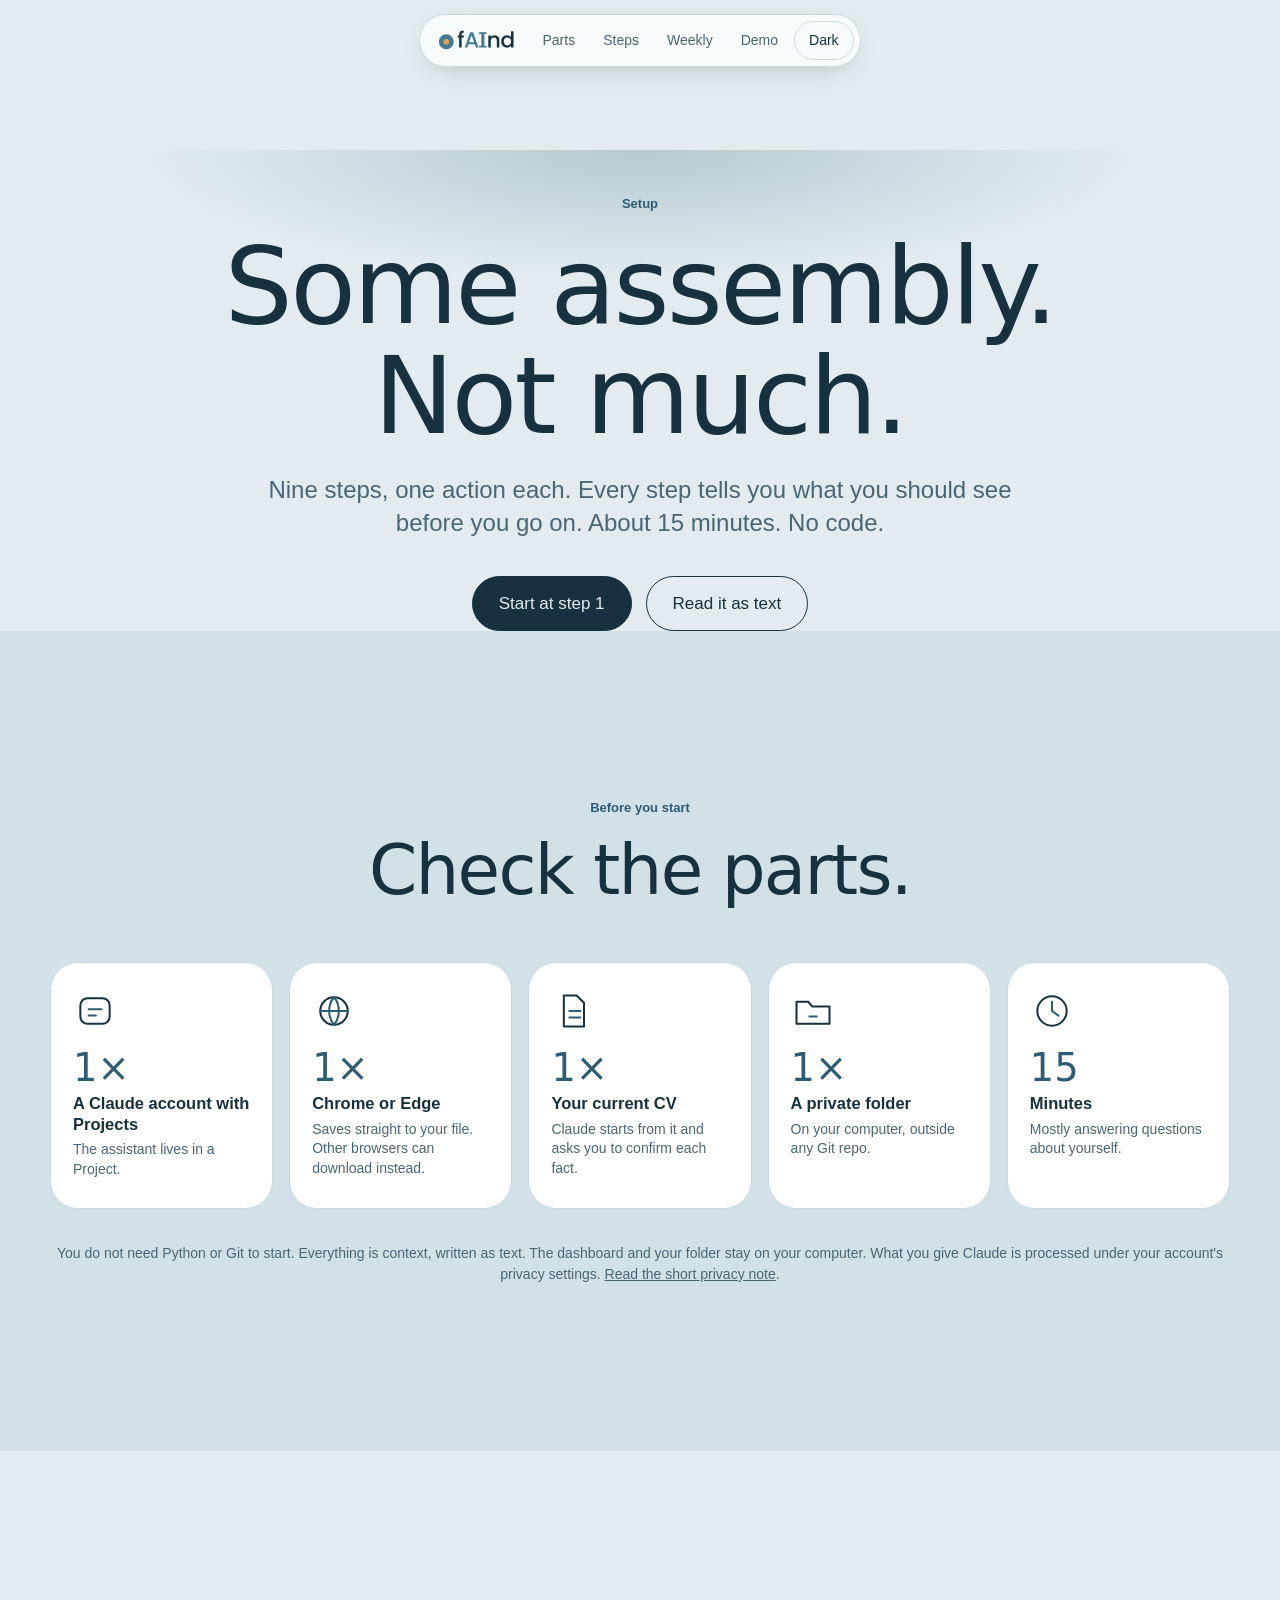
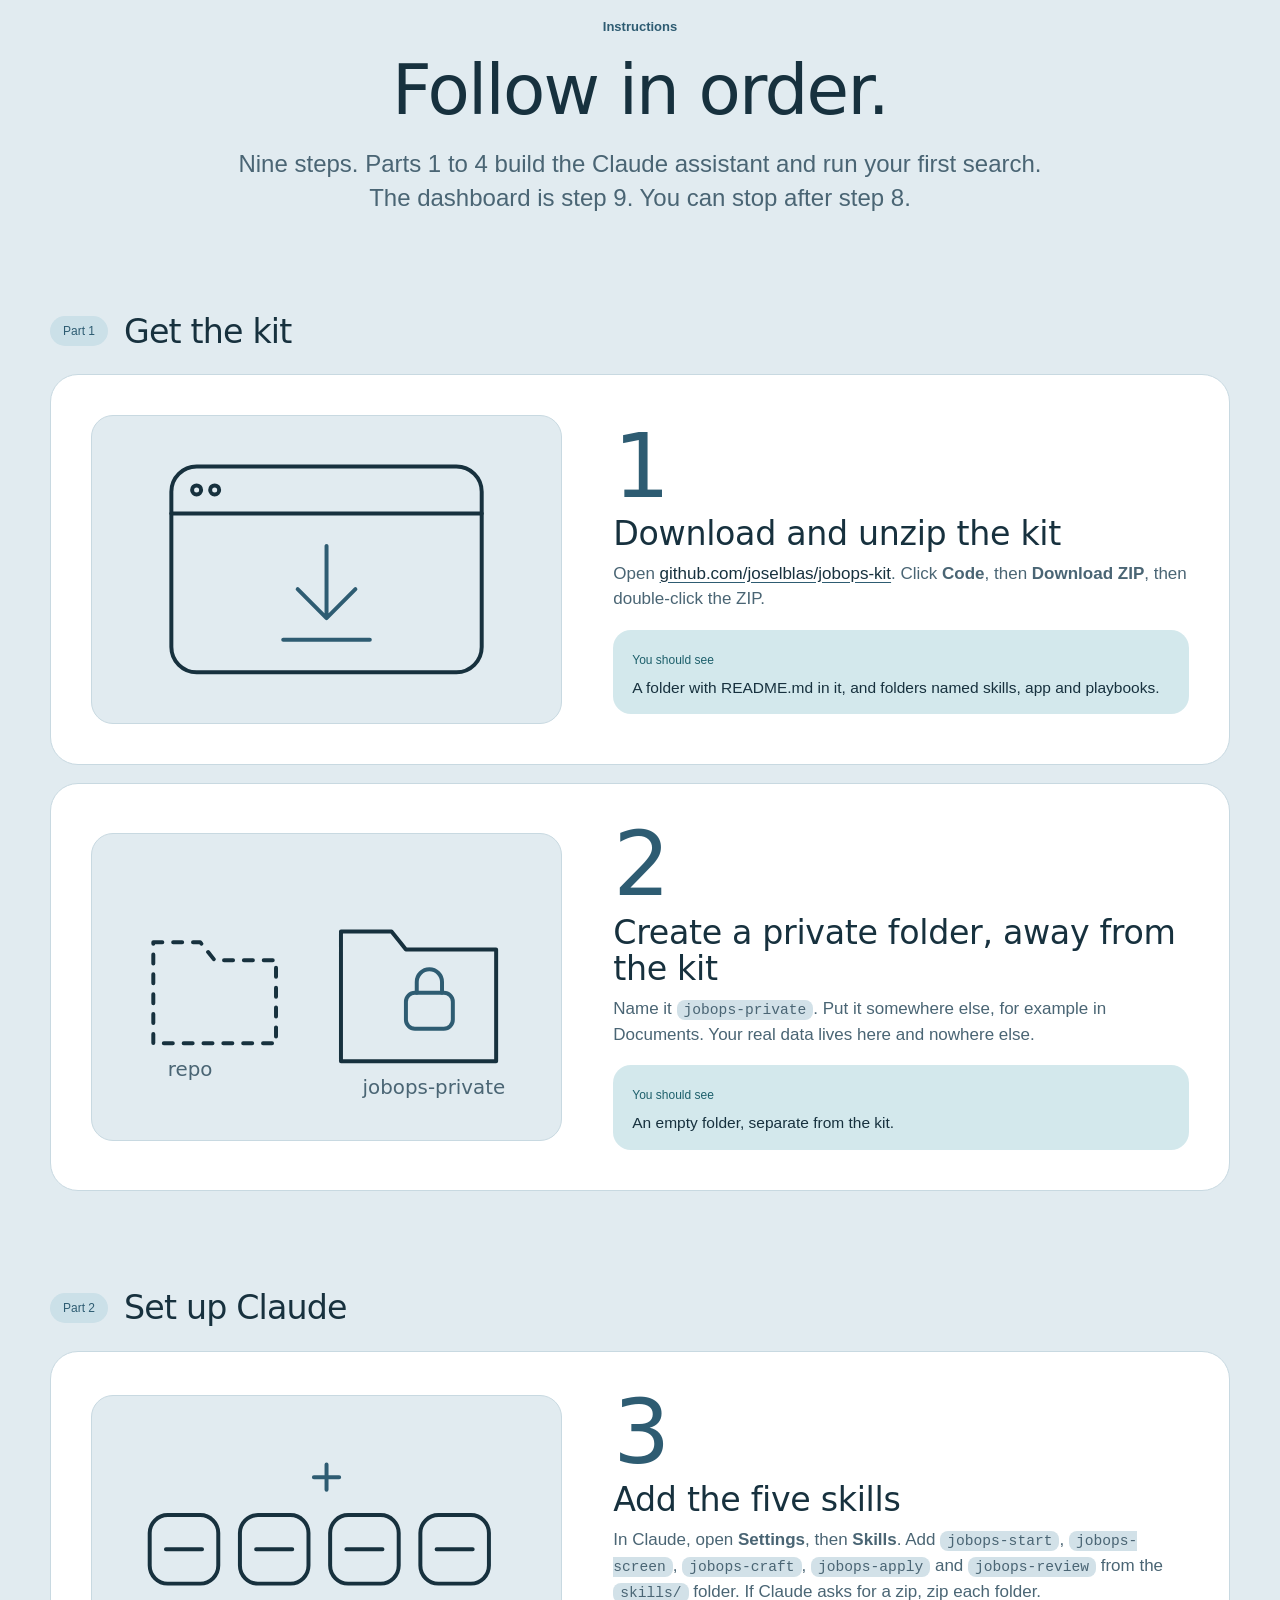
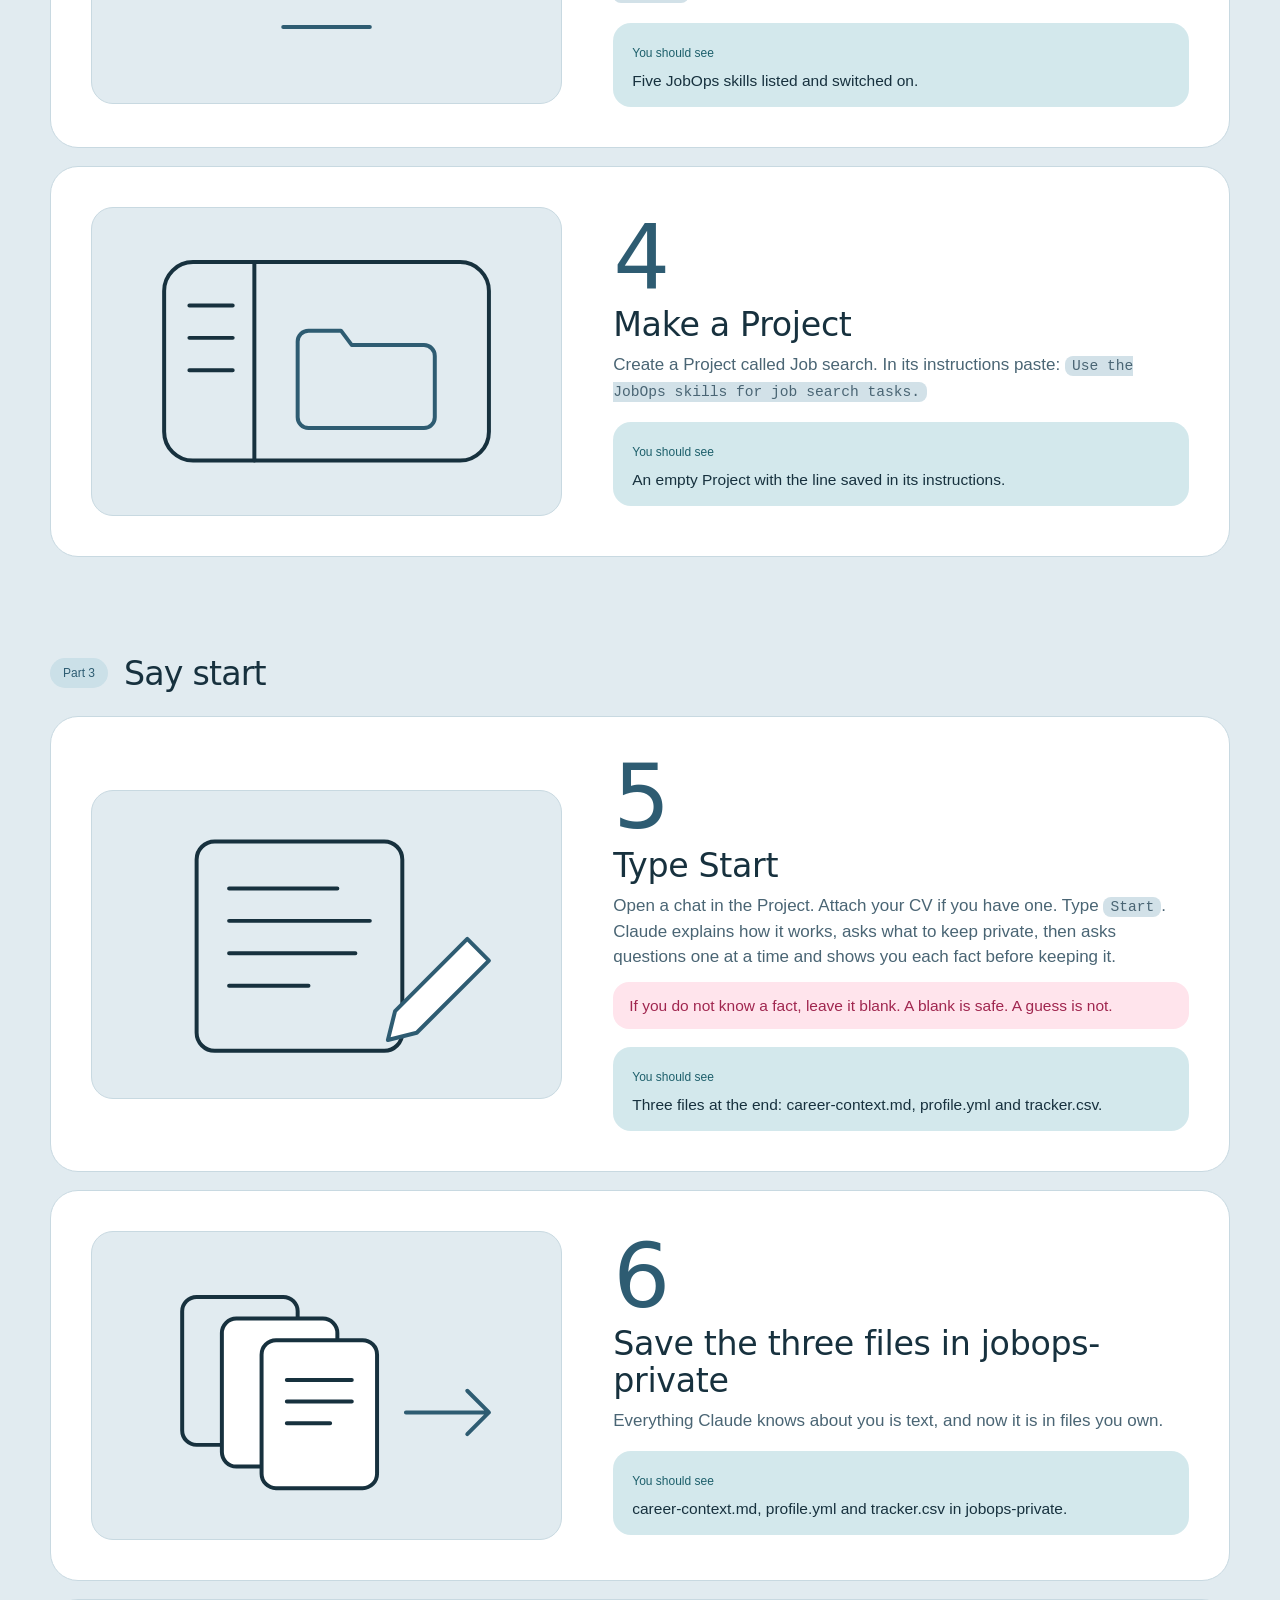
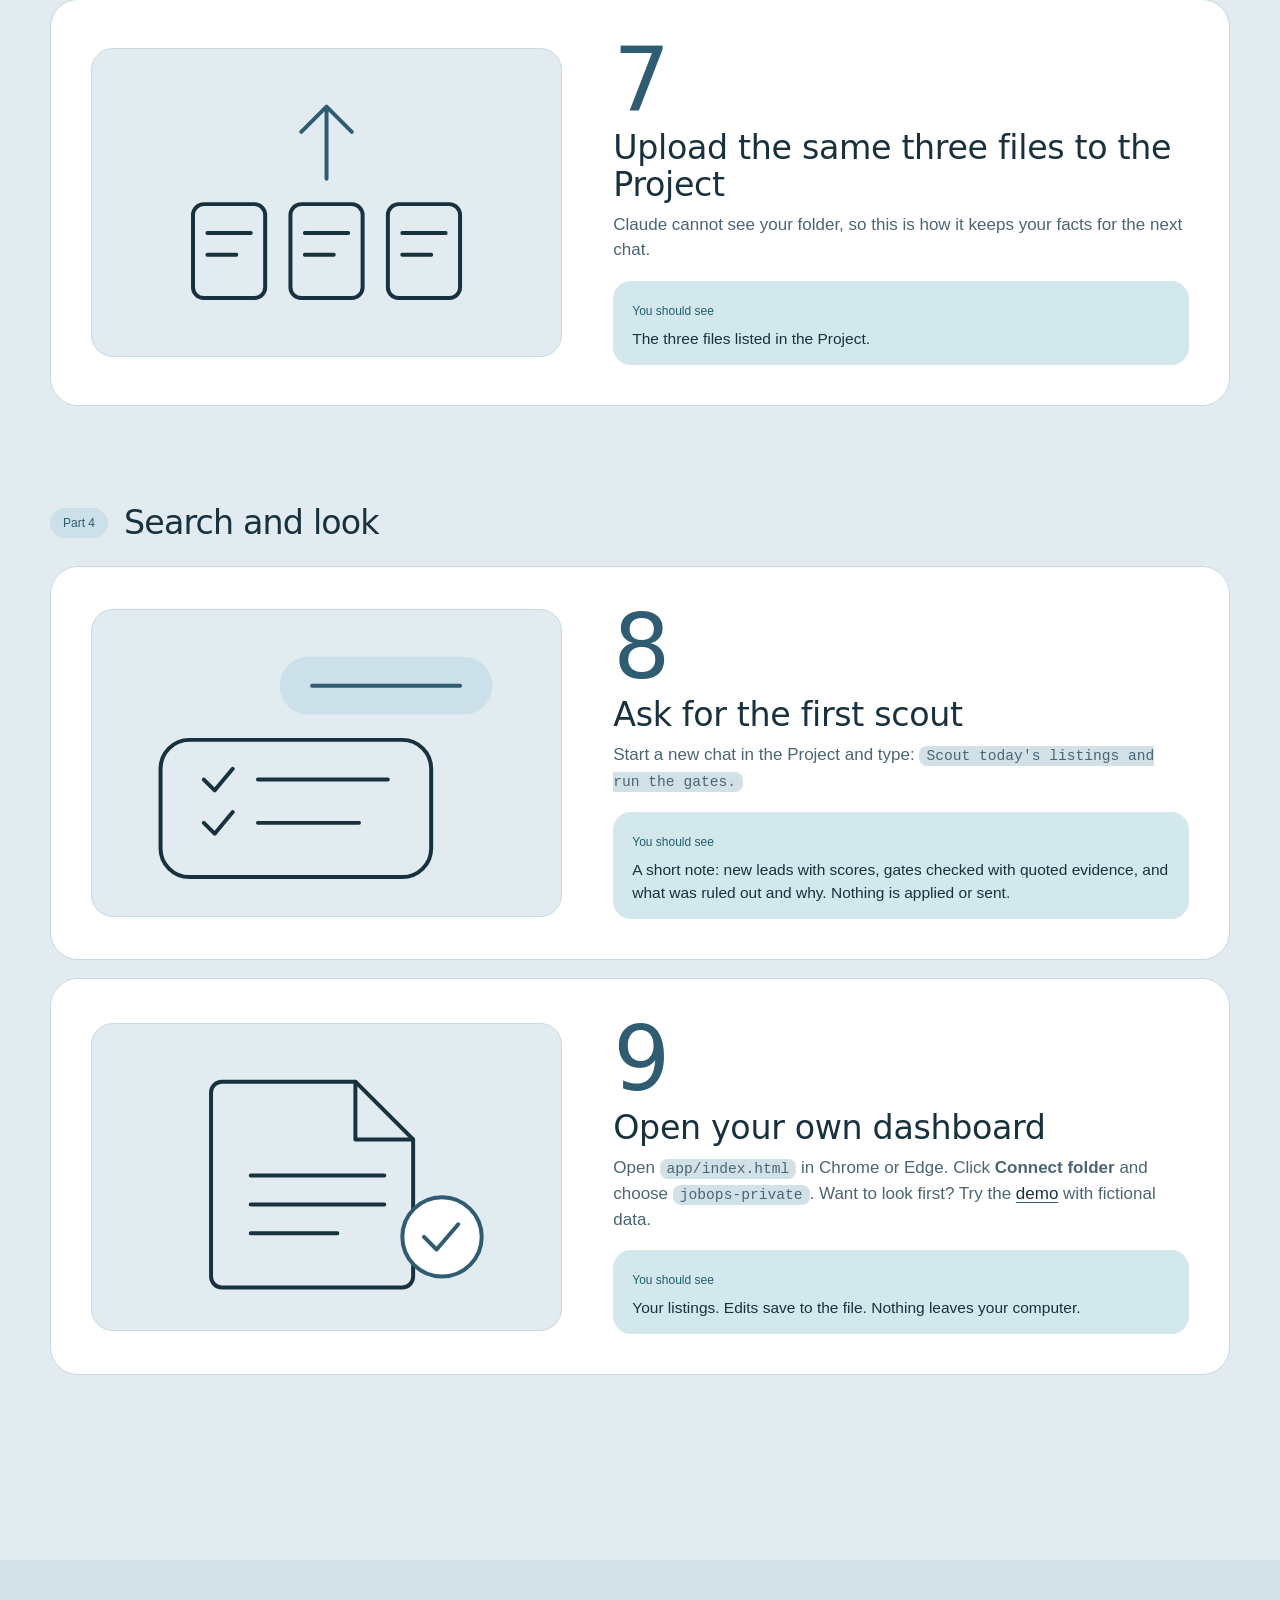
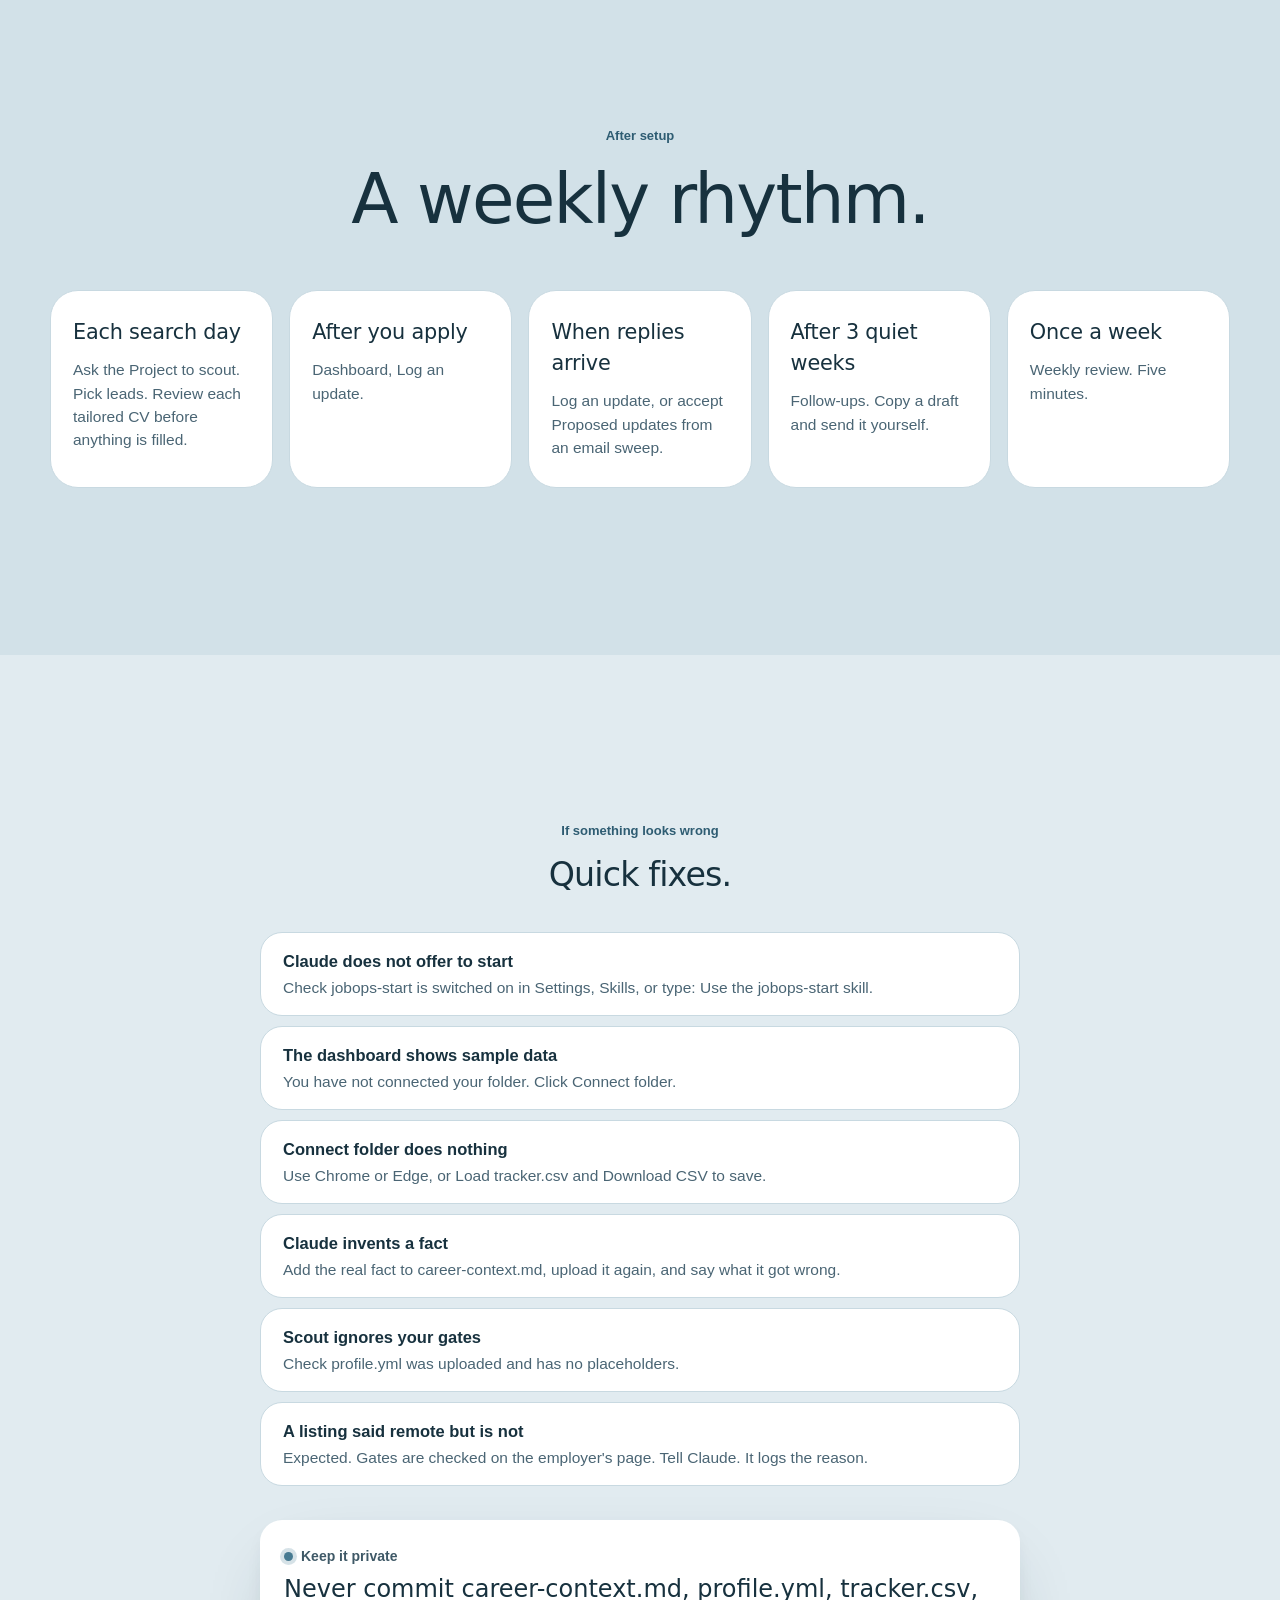
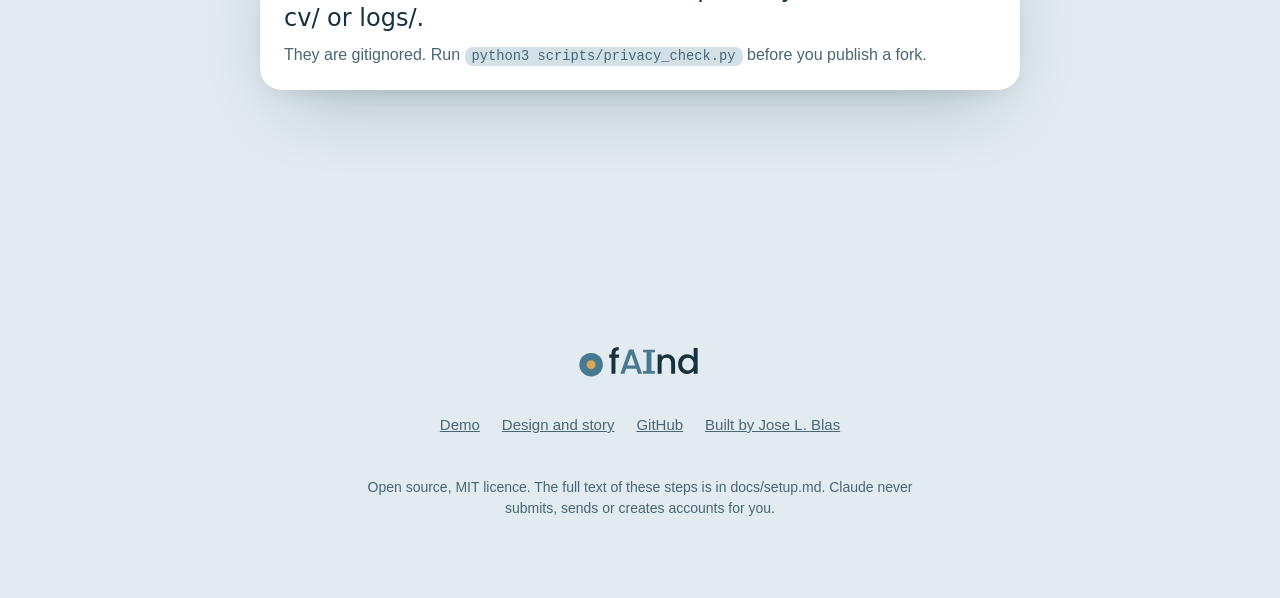
<file: setup/index.html>
<!doctype html>
<html lang="en" data-theme="light">
<head>
<meta charset="utf-8">
<link rel="icon" href="../design/brand/assets/favicon.svg" type="image/svg+xml">
<meta name="viewport" content="width=device-width, initial-scale=1">
<title>Set up fAInd in 15 minutes</title>
<meta name="description" content="Step-by-step setup for fAInd: nine single-action steps, each with what you should see. No code needed.">
<meta property="og:type" content="website">
<meta property="og:title" content="Set up fAInd in 15 minutes">
<meta property="og:description" content="Step-by-step setup for fAInd: nine single-action steps, each with what you should see. No code needed.">
<meta property="og:image" content="https://joselblas.github.io/jobops-kit/design/brand/assets/og-card-1200x630.png">
<meta name="twitter:card" content="summary_large_image">
<style>
:root {
  --surface: #E1EBF0; --raised: #ffffff; --sunken: #D2E1E8;
  --ink: #17313E; --muted: #4A6574; --faint: #476675;
  --line: #C8D9E1; --accent: #2E5C72; --accent-soft: #CBE0E8; --on-accent: #ffffff;
  --closed: #3F5967; --closed-soft: #E9F0F3; --aqua: #477A91;
  --rust: #a0264f; --rust-soft: #ffe4ec; --calm: #1D5F6B; --calm-soft: #D3E8EC;
  --shadow: 0 30px 80px -30px rgba(23,49,62,.32), 0 8px 24px -12px rgba(23,49,62,.16);
  --serif: "Avenir Next", "Century Gothic", Futura, "Trebuchet MS", system-ui, sans-serif;
  --sans: ui-sans-serif, -apple-system, "Segoe UI", "Helvetica Neue", Arial, sans-serif;
  --mono: ui-monospace, "SF Mono", Menlo, Consolas, monospace;
}
:root[data-theme="dark"] {
  --surface: #0F2029; --raised: #16303C; --sunken: #0B171E;
  --ink: #E1EBF0; --muted: #A9BEC8; --faint: #93AAB6;
  --line: #244757; --accent: #D6AA58; --accent-soft: #20404E; --on-accent: #0F2029;
  --closed: #B3C7D1; --closed-soft: #12262F; --aqua: #A9CDD4;
  --rust: #ff9db8; --rust-soft: #3a1b2a; --calm: #A9CDD4; --calm-soft: #14323A;
  --shadow: 0 30px 90px -30px rgba(0,0,0,.9), 0 0 0 1px rgba(255,255,255,.05);
}
* { box-sizing: border-box; }
html { scroll-behavior: smooth; }
body { margin: 0; background: var(--surface); color: var(--ink); font-family: var(--sans); font-size: 18px; line-height: 1.5; -webkit-font-smoothing: antialiased; }
img { max-width: 100%; display: block; }
a { color: inherit; }
.wrap { width: min(1180px, 100% - 48px); margin-inline: auto; }
.narrow { width: min(760px, 100% - 48px); margin-inline: auto; }
.eyebrow { font-size: 13px;   color: var(--accent); margin: 0 0 18px; font-weight: 600; }
.display { font-family: var(--serif); font-weight: 400; letter-spacing: -.025em; line-height: 1.02; margin: 0; text-wrap: balance; }
.h1 { font-size: clamp(3rem, 8.4vw, 7rem); }
.h2 { font-size: clamp(2.2rem, 5.4vw, 4.4rem); }
.h3 { font-size: clamp(1.5rem, 2.6vw, 2.1rem); }
.lede { font-size: clamp(1.15rem, 1.9vw, 1.5rem); color: var(--muted); line-height: 1.4; margin: 22px 0 0; text-wrap: pretty; max-width: 34em; }
.center { text-align: center; } .center .lede { margin-inline: auto; }
section { padding: clamp(80px, 13vw, 170px) 0; }

/* nav */
nav { position: sticky; top: 14px; z-index: 20; display: flex; justify-content: center; padding: 0 16px; pointer-events: none; }
.pill { pointer-events: auto; display: flex; align-items: center; gap: 4px; padding: 6px 6px 6px 18px; border-radius: 999px; background: color-mix(in srgb, var(--raised) 78%, transparent); backdrop-filter: blur(18px) saturate(1.4); -webkit-backdrop-filter: blur(18px) saturate(1.4); border: 1px solid var(--line); box-shadow: 0 8px 30px -14px rgba(0,0,0,.3); font-size: 14px; }
.pill b { font-family: var(--serif); font-weight: 400; font-size: 18px; margin-right: 10px; }
.pill a { text-decoration: none; padding: 8px 12px; border-radius: 999px; color: var(--muted); }
.pill a:hover { color: var(--ink); background: var(--sunken); }
.pill button, .btn { font: inherit; cursor: pointer; border-radius: 999px; border: 1px solid var(--ink); background: var(--ink); color: var(--surface); padding: 8px 16px; text-decoration: none; display: inline-block; }
.pill button { padding: 8px 14px; background: transparent; color: var(--ink); border-color: var(--line); font-size: 14px; }
.btn { padding: 14px 26px; font-size: 17px; }
.btn.ghost { background: transparent; color: var(--ink); border-color: var(--ink); }
.btn.accent { background: var(--accent); border-color: var(--accent); color: var(--on-accent); }
.btn:focus-visible, .pill a:focus-visible, .pill button:focus-visible { outline: 3px solid var(--calm); outline-offset: 3px; }
.cta { display: flex; gap: 14px; justify-content: center; flex-wrap: wrap; margin-top: 36px; }

/* hero */
.hero { padding-top: clamp(70px, 11vw, 150px); padding-bottom: 0; }
.shot { border-radius: 28px; overflow: hidden; box-shadow: var(--shadow); border: 1px solid var(--line); background: var(--raised); }
.shot img { width: 100%; height: auto; }
.hero .shot { margin-top: clamp(48px, 7vw, 90px); transform: translateY(0); }
.glow { position: absolute; inset: -10% 0 auto; height: 70%; z-index: -1; background: radial-gradient(60% 60% at 50% 0%, color-mix(in srgb, var(--accent) 24%, transparent), transparent 70%); pointer-events: none; }
.hero-stage { position: relative; }
.dark-img { display: none; } :root[data-theme="dark"] .dark-img { display: block; } :root[data-theme="dark"] .light-img { display: none; }

/* statement */
.statement { background: var(--ink); color: var(--surface); }
.statement .display { font-size: clamp(2.6rem, 7.4vw, 6rem); }
.statement .display em { color: var(--accent);  }
:root[data-theme="dark"] .statement { background: var(--raised); color: var(--ink); }
.statement p { color: color-mix(in srgb, var(--surface) 70%, transparent); }
:root[data-theme="dark"] .statement p { color: var(--muted); }

/* feature rows */
.feature { display: grid; grid-template-columns: minmax(0, .8fr) minmax(0, 1.2fr); gap: clamp(32px, 6vw, 90px); align-items: center; }
.feature.flip { grid-template-columns: minmax(0, 1.2fr) minmax(0, .8fr); }
.feature.flip .copy { order: 2; }
.feature .lede { max-width: 26em; }
.tag { display: inline-block; font-size: 12px;   padding: 5px 12px; border-radius: 999px; border: 1px solid var(--line); color: var(--muted); margin-left: 10px; vertical-align: middle; font-weight: 500; }
.tag.calm { background: var(--calm-soft); color: var(--calm); border-color: transparent; }
.alt { background: var(--sunken); }

/* trio */
.trio { display: grid; grid-template-columns: repeat(3, minmax(0, 1fr)); gap: 20px; margin-top: 64px; }
.card { background: var(--raised); border: 1px solid var(--line); border-radius: 28px; padding: 34px 32px 38px; }
.card h3 { font-family: var(--serif); font-weight: 400; font-size: 1.7rem; margin: 0 0 10px; letter-spacing: -.01em; }
.card p { margin: 0; color: var(--muted); font-size: 16.5px; }
.big-no { font-weight: 300; font-family: var(--serif); font-size: clamp(4rem, 9vw, 7.5rem); line-height: 1; letter-spacing: -.03em; }

/* design system */
.swatches { display: grid; grid-template-columns: repeat(7, minmax(0, 1fr)); gap: 12px; margin-top: 56px; }
.sw { border-radius: 22px; padding: 16px; min-height: 150px; display: flex; flex-direction: column; justify-content: flex-end; border: 1px solid var(--line); font-size: 13px; line-height: 1.3; }
.sw b { font-weight: 600; display: block; font-size: 14px; }
.sw span { font-family: var(--mono); opacity: .8; }
.sw.a { background: var(--surface); } .sw.b { background: var(--raised); } .sw.c { background: var(--ink); color: var(--surface); border-color: transparent; }
.sw.d { background: var(--accent); color: var(--on-accent); border-color: transparent; } .sw.e { background: var(--closed-soft); color: var(--closed); } .sw.f { background: var(--calm-soft); color: var(--calm); } .sw.g { background: var(--accent-soft); color: var(--accent); }
.ds-grid { display: grid; grid-template-columns: repeat(12, minmax(0, 1fr)); gap: 20px; margin-top: 20px; }
.ds { background: var(--raised); border: 1px solid var(--line); border-radius: 28px; padding: 30px; overflow: hidden; }
.ds .label { font-size: 12px;   color: var(--faint); margin: 0 0 18px; }
.s5 { grid-column: span 5; } .s7 { grid-column: span 7; } .s4 { grid-column: span 4; } .s6 { grid-column: span 6; } .s8 { grid-column: span 8; } .s12 { grid-column: span 12; }
.aa { font-weight: 300; font-family: var(--serif); font-size: clamp(5rem, 12vw, 9rem); line-height: .9; margin: 0; letter-spacing: -.04em; }
.type-row { display: flex; gap: 28px; align-items: baseline; flex-wrap: wrap; margin-top: 14px; }
.type-row div { color: var(--muted); font-size: 14px; }
.radii { display: flex; gap: 16px; align-items: end; flex-wrap: wrap; }
.radii i { display: block; width: 84px; height: 84px; background: var(--accent-soft); border: 1.5px solid var(--accent); }
.radii span { display: block; font-size: 12px; color: var(--muted); margin-top: 8px; text-align: center; font-family: var(--mono); }
.demo-row { display: flex; gap: 10px; flex-wrap: wrap; align-items: center; }
.d-btn { font: inherit; font-size: 15px; padding: 11px 22px; border-radius: 999px; border: 1px solid var(--ink); background: var(--ink); color: var(--surface); }
.d-btn.g { background: transparent; color: var(--ink); } .d-btn.a { background: var(--accent); border-color: var(--accent); color: var(--on-accent); }
.d-tag { font-size: 12px;   padding: 5px 12px; border-radius: 999px; border: 1px solid var(--line); color: var(--muted); }
.d-tag.i { background: var(--accent-soft); color: var(--accent); border-color: transparent; } .d-tag.r { background: var(--closed-soft); color: var(--closed); border-color: transparent; } .d-tag.c { background: var(--calm-soft); color: var(--calm); border-color: transparent; }
.meter-est { font-family: var(--serif); font-size: 2.4rem; letter-spacing: -.02em; margin: 6px 0 12px; }
.track { position: relative; height: 12px; border-radius: 999px; background: var(--sunken); border: 1px solid var(--line); }
.track .fill { position: absolute; top: 0; bottom: 0; left: 10%; width: 52%; border-radius: 999px; background: var(--calm); }
.track .tick { position: absolute; top: -5px; bottom: -5px; width: 2px; left: 28%; background: var(--ink); }
.small { font-size: 14px; color: var(--muted); margin: 12px 0 0; }
.opt { border: 1px solid var(--line); border-radius: 20px; padding: 14px 18px; margin-bottom: 10px; background: var(--surface); }
.opt strong { display: block; font-weight: 600; font-size: 16px; } .opt small { color: var(--muted); font-size: 14px; }
.opt.on { border-color: var(--accent); box-shadow: 0 0 0 1px var(--accent) inset; }
.prog { display: flex; gap: 6px; margin-bottom: 18px; } .prog i { flex: 1; height: 4px; border-radius: 999px; background: var(--line); } .prog i.on { background: var(--accent); }
.steady { background: var(--raised); box-shadow: var(--shadow); border-radius: 22px; padding: 22px 24px; }
.steady .big { font-family: var(--serif); font-size: 1.5rem; line-height: 1.2; margin: 6px 0 10px; }
.steady .wit { font-family: var(--serif);  font-size: 1.15rem; margin: 12px 0 0; }
.steady .k { font-size: 14px; font-weight: 600; color: var(--closed); display: inline-flex; align-items: center; gap: 8px; }
.steady .k::before { content: ""; width: 9px; height: 9px; border-radius: 50%; background: var(--aqua); box-shadow: 0 0 0 4px color-mix(in srgb, var(--aqua) 22%, transparent); }
.principles { list-style: none; padding: 0; margin: 0; display: grid; gap: 14px; }
.principles li { display: grid; grid-template-columns: 28px 1fr; gap: 10px; font-size: 16.5px; color: var(--muted); }
.principles li b { color: var(--ink); font-weight: 600; }
.principles li::before { content: ""; width: 10px; height: 10px; border-radius: 50%; background: var(--accent); margin-top: 8px; }

/* voice */
.voice { display: grid; gap: 14px; margin-top: 56px; }
.vrow { display: grid; grid-template-columns: 1fr 1fr; gap: 14px; }
.v { background: var(--raised); border: 1px solid var(--line); border-radius: 28px; padding: 30px 32px; }
.v .k { font-size: 12px;   color: var(--faint); margin: 0 0 10px; }
.v.no p { font-family: var(--serif); font-size: clamp(1.4rem, 2.4vw, 2rem); margin: 0; color: var(--faint); text-decoration: line-through; text-decoration-thickness: 1px; }
.v.yes { background: var(--calm-soft); border-color: transparent; }
.v.yes .k { color: var(--calm); }
.v.yes p { font-family: var(--serif); font-size: clamp(1.4rem, 2.4vw, 2rem); margin: 0; }
.v.yes p + p { font-size: 1.05rem;  margin-top: 8px; color: var(--muted); font-family: var(--serif); }
.rules { display: flex; flex-wrap: wrap; gap: 10px; justify-content: center; margin-top: 44px; }
.rules span { border: 1px solid var(--line); border-radius: 999px; padding: 9px 18px; font-size: 15px; color: var(--muted); background: var(--raised); }

/* roadmap */
.road { display: grid; grid-template-columns: repeat(3, minmax(0, 1fr)); gap: 20px; margin-top: 56px; }
.road .card ul { list-style: none; margin: 18px 0 0; padding: 0; display: grid; gap: 10px; font-size: 16px; }
.road .card li { padding-top: 10px; border-top: 1px solid var(--line); }
.road .card li small { display: block; color: var(--muted); font-size: 14px; }
.road .now { border-color: var(--accent); }

footer { padding: 90px 0 70px; }
footer .links { display: flex; gap: 22px; justify-content: center; flex-wrap: wrap; margin-top: 30px; font-size: 15px; }
footer .links a { color: var(--muted); }
footer .fine { color: var(--faint); font-size: 14px; text-align: center; margin-top: 40px; max-width: 40em; margin-inline: auto; }

/* reveal */
.js .rv { opacity: 0; transform: translateY(26px); transition: opacity .9s cubic-bezier(.2,.7,.2,1), transform .9s cubic-bezier(.2,.7,.2,1); }
.js .rv.in { opacity: 1; transform: none; }
@media (prefers-reduced-motion: reduce) { html { scroll-behavior: auto; } .js .rv { opacity: 1; transform: none; transition: none; } }

@media (max-width: 980px) {
  .feature, .feature.flip { grid-template-columns: 1fr; } .feature.flip .copy { order: 0; }
  .trio, .road { grid-template-columns: 1fr; }
  .swatches { grid-template-columns: repeat(4, minmax(0, 1fr)); }
  .s5, .s7, .s4, .s6, .s8 { grid-column: span 12; }
  .vrow { grid-template-columns: 1fr; }
  .pill a.hide-s { display: none; }
}
@media (max-width: 560px) { body { font-size: 17px; } .swatches { grid-template-columns: repeat(2, minmax(0, 1fr)); } .pill a { padding: 8px 8px; } .shot { border-radius: 18px; } }
code { font-family: var(--mono); font-size: .86em; background: var(--sunken); padding: 2px 7px; border-radius: 8px; }
.parts { list-style: none; margin: 56px 0 0; padding: 0; display: grid; grid-template-columns: repeat(5, minmax(0, 1fr)); gap: 16px; }
.part { background: var(--raised); border: 1px solid var(--line); border-radius: 28px; padding: 26px 22px 28px; display: grid; gap: 6px; align-content: start; }
.part .ico { width: 44px; height: 44px; color: var(--ink); } .part .ico svg { width: 100%; height: 100%; }
.part .qty { font-weight: 300; font-family: var(--serif); font-size: 2.4rem; line-height: 1; margin-top: 10px; color: var(--accent); }
.part b { font-weight: 600; font-size: 16.5px; line-height: 1.25; } .part small { color: var(--muted); font-size: 14px; line-height: 1.4; }
.group { margin-top: clamp(56px, 8vw, 100px); }
.ghead { display: flex; align-items: center; gap: 16px; margin-bottom: 26px; flex-wrap: wrap; }
.step { display: grid; grid-template-columns: minmax(0, .9fr) minmax(0, 1.1fr); gap: clamp(20px, 4vw, 56px); align-items: center; background: var(--raised); border: 1px solid var(--line); border-radius: 28px; padding: clamp(22px, 3.4vw, 40px); margin-bottom: 18px; }
.step .art { background: var(--surface); border: 1px solid var(--line); border-radius: 22px; padding: 18px; color: var(--ink); }
.ill { width: 100%; height: auto; display: block; }
.step .num { font-weight: 300; display: block; font-family: var(--serif); font-size: clamp(3.4rem, 7vw, 5.6rem); line-height: .9; letter-spacing: -.03em; color: var(--accent); }
.step h4 { font-family: var(--serif); font-weight: 400; font-size: clamp(1.5rem, 2.6vw, 2.1rem); letter-spacing: -.01em; margin: 10px 0 8px; line-height: 1.1; }
.step .txt > p { margin: 0; color: var(--muted); font-size: 17px; }
.step a { color: var(--ink); text-decoration-color: var(--accent); text-underline-offset: 3px; }
.warn { display: block; margin-top: 12px; padding: 12px 16px; border-radius: 16px; background: var(--rust-soft); color: var(--rust); font-size: 15.5px; }
.see { margin-top: 18px; padding: 14px 18px; border-radius: 18px; background: var(--calm-soft); border: 1px solid transparent; }
.see .k { font-size: 12px;   color: var(--calm); }
.see p { margin: 4px 0 0; color: var(--ink); font-size: 15.5px; }
.rhy { display: grid; grid-template-columns: repeat(5, minmax(0, 1fr)); gap: 16px; margin-top: 56px; }
.rhy .card { padding: 26px 22px 28px; } .rhy .card h3 { font-size: 1.3rem; } .rhy .card p { font-size: 15.5px; }
.fix { display: grid; gap: 10px; margin-top: 40px; }
.fx { display: grid; gap: 2px; background: var(--raised); border: 1px solid var(--line); border-radius: 22px; padding: 16px 22px; } .fx b { font-weight: 600; font-size: 16.5px; } .fx span { color: var(--muted); font-size: 15.5px; }
@media (max-width: 980px) { .parts, .rhy { grid-template-columns: repeat(2, minmax(0, 1fr)); } .step { grid-template-columns: 1fr; } .pill a.hide-s { display: none; } }
@media (max-width: 560px) { .parts, .rhy { grid-template-columns: 1fr; } }

.skip { position: absolute; left: 16px; top: -64px; z-index: 100; padding: 12px 18px; border-radius: 12px; background: var(--ink); color: var(--surface); font: 600 1rem var(--sans); text-decoration: none; }
.skip:focus { top: 16px; outline: 3px solid var(--calm); outline-offset: 3px; }
main:focus { outline: none; }

/* fAInd wordmark: colours come from tokens, so it follows the theme */
:root { --gold: #D6AA58; --wm-ai: #477A91; --wm-disc: #477A91; }
:root[data-theme="dark"] { --wm-ai: #D6AA58; --wm-disc: #A9CDD4; }
.wm { display: inline-block; height: 30px; width: auto; vertical-align: middle; }
.wm .i { fill: var(--ink); } .wm .a { fill: var(--wm-ai); } .wm .d { fill: var(--wm-disc); } .wm .o { fill: var(--gold); }
.pill .wm { height: 24px; } .center .wm { height: 38px; }
</style>
</head>
<body>
<a class="skip" href="#main">Skip to content</a>
<nav aria-label="Page"><div class="pill"><b><svg class="wm" viewBox="0 0 358 110" role="img" aria-label="find"><circle class="d" cx="38" cy="54" r="34"/><circle class="o" cx="38" cy="54" r="13"/><path class="i" d="M118.6 34.199999999999996H108.4V80.0H96.9V34.199999999999996H90.4V24.9H96.9V21.0Q96.9 11.5 101.95 7.149999999999999Q107.0 2.799999999999997 117.8 2.799999999999997V12.299999999999997Q112.6 12.299999999999997 110.5 14.249999999999996Q108.4 16.199999999999996 108.4 21.0V24.9H118.6Z M281.0 47.5V80.0H269.7V49.2Q269.7 41.8 266.0 37.849999999999994Q262.3 33.9 255.9 33.9Q249.5 33.9 245.75 37.849999999999994Q242.0 41.8 242.0 49.2V80.0H230.6V24.9H242.0V31.199999999999996Q244.8 27.799999999999997 249.15 25.9Q253.5 24.0 258.4 24.0Q264.9 24.0 270.04999999999995 26.7Q275.2 29.4 278.1 34.7Q281.0 40.0 281.0 47.5Z M315.8 24.0Q321.2 24.0 326.45 26.349999999999998Q331.7 28.699999999999996 334.8 32.599999999999994V6.0H346.3V80.0H334.8V71.7Q332.0 75.7 327.05 78.30000000000001Q322.1 80.9 315.7 80.9Q308.5 80.9 302.55 77.25Q296.6 73.6 293.15 67.05Q289.7 60.5 289.7 52.2Q289.7 43.9 293.15 37.5Q296.6 31.099999999999994 302.55 27.549999999999997Q308.5 24.0 315.8 24.0ZM318.1 33.9Q313.7 33.9 309.9 36.05Q306.1 38.199999999999996 303.75 42.349999999999994Q301.4 46.5 301.4 52.2Q301.4 57.9 303.75 62.2Q306.1 66.5 309.95000000000005 68.75Q313.8 71.0 318.1 71.0Q322.5 71.0 326.3 68.8Q330.1 66.6 332.45000000000005 62.349999999999994Q334.8 58.099999999999994 334.8 52.4Q334.8 46.699999999999996 332.45000000000005 42.5Q330.1 38.3 326.3 36.099999999999994Q322.5 33.9 318.1 33.9Z"/><path class="a" d="M168.60000000000002 65.8H139.5L134.5 80.0H122.60000000000001L147.5 10.399999999999991H160.7L185.60000000000002 80.0H173.60000000000002ZM165.4 56.5 154.1 24.199999999999996 142.7 56.5Z M188.40 80.00H222.60V72.16H212.62V18.34H222.60V10.50H188.40V18.34H198.38V72.16H188.40Z"/></svg></b><a class="hide-s" href="#parts">Parts</a><a class="hide-s" href="#steps">Steps</a><a class="hide-s" href="#rhythm">Weekly</a><a href="../app/">Demo</a><button type="button" id="theme" aria-pressed="false">Dark</button></div></nav>
<main id="main" tabindex="-1">
<header class="hero"><div class="wrap center hero-stage"><div class="glow" aria-hidden="true"></div>
<p class="eyebrow rv">Setup</p>
<h1 class="display h1 rv">Some assembly.<br>Not much.</h1>
<p class="lede rv">Nine steps, one action each. Every step tells you what you should see before you go on. About 15 minutes. No code.</p>
<div class="cta rv"><a class="btn" href="#steps">Start at step 1</a><a class="btn ghost" href="https://github.com/joselblas/jobops-kit/blob/master/docs/setup.md">Read it as text</a></div>
</div></header>
<section id="parts" class="alt"><div class="wrap"><div class="center"><p class="eyebrow rv">Before you start</p><h2 class="display h2 rv">Check the parts.</h2></div>
<ul class="parts">
<li class="part rv"><span class="ico"><svg viewBox="0 0 48 48" fill="none" stroke="currentColor" stroke-width="2.2" stroke-linecap="round" stroke-linejoin="round" aria-hidden="true"><rect x="8" y="10" width="32" height="28" rx="8"/><path d="M17 22h14M17 29h8" stroke="var(--accent)"/></svg></span><span class="qty">1×</span><b>A Claude account with Projects</b><small>The assistant lives in a Project.</small></li>
<li class="part rv"><span class="ico"><svg viewBox="0 0 48 48" fill="none" stroke="currentColor" stroke-width="2.2" stroke-linecap="round" stroke-linejoin="round" aria-hidden="true"><circle cx="24" cy="24" r="15"/><path d="M9 24h30M24 9c-7 8-7 22 0 30M24 9c7 8 7 22 0 30" stroke="var(--accent)"/></svg></span><span class="qty">1×</span><b>Chrome or Edge</b><small>Saves straight to your file. Other browsers can download instead.</small></li>
<li class="part rv"><span class="ico"><svg viewBox="0 0 48 48" fill="none" stroke="currentColor" stroke-width="2.2" stroke-linecap="round" stroke-linejoin="round" aria-hidden="true"><path d="M14 7h14l8 8v26H14z"/><path d="M20 24h12M20 31h12" stroke="var(--accent)"/></svg></span><span class="qty">1×</span><b>Your current CV</b><small>Claude starts from it and asks you to confirm each fact.</small></li>
<li class="part rv"><span class="ico"><svg viewBox="0 0 48 48" fill="none" stroke="currentColor" stroke-width="2.2" stroke-linecap="round" stroke-linejoin="round" aria-hidden="true"><path d="M6 14h13l4 5h19v19H6z"/><path d="M20 30h8" stroke="var(--accent)"/></svg></span><span class="qty">1×</span><b>A private folder</b><small>On your computer, outside any Git repo.</small></li>
<li class="part rv"><span class="ico"><svg viewBox="0 0 48 48" fill="none" stroke="currentColor" stroke-width="2.2" stroke-linecap="round" stroke-linejoin="round" aria-hidden="true"><circle cx="24" cy="24" r="16"/><path d="M24 14v10l7 5" stroke="var(--accent)"/></svg></span><span class="qty">15</span><b>Minutes</b><small>Mostly answering questions about yourself.</small></li>
</ul><p class="center small rv" style="margin-top:34px">You do not need Python or Git to start. Everything is context, written as text. The dashboard and your folder stay on your computer. What you give Claude is processed under your account's privacy settings. <a href="https://github.com/joselblas/jobops-kit/blob/master/docs/privacy.md">Read the short privacy note</a>.</p></div></section>
<section id="steps"><div class="wrap"><div class="center"><p class="eyebrow rv">Instructions</p><h2 class="display h2 rv">Follow in order.</h2><p class="lede rv">Nine steps. Parts 1 to 4 build the Claude assistant and run your first search. The dashboard is step 9. You can stop after step 8.</p></div>
<div class="group"><div class="ghead rv"><span class="d-tag i">Part 1</span><h3 class="display h3">Get the kit</h3></div>
<article class="step rv"><div class="art"><svg class="ill" viewBox="0 0 240 150" fill="none" stroke="currentColor" stroke-width="2.2" stroke-linecap="round" stroke-linejoin="round" role="img" aria-label="A browser window with a download arrow"><rect x="34" y="18" width="172" height="114" rx="14"/><path d="M34 44h172"/><circle cx="48" cy="31" r="2.5"/><circle cx="58" cy="31" r="2.5"/><path d="M120 62v38m-16-14 16 16 16-16" stroke="var(--accent)"/><path d="M96 114h48" stroke="var(--accent)"/></svg></div><div class="txt"><span class="num">1</span><h4>Download and unzip the kit</h4><p>Open <a href="https://github.com/joselblas/jobops-kit">github.com/joselblas/jobops-kit</a>. Click <b>Code</b>, then <b>Download ZIP</b>, then double-click the ZIP.</p><div class="see"><span class="k">You should see</span><p>A folder with README.md in it, and folders named skills, app and playbooks.</p></div></div></article>
<article class="step rv"><div class="art"><svg class="ill" viewBox="0 0 240 150" fill="none" stroke="currentColor" stroke-width="2.2" stroke-linecap="round" stroke-linejoin="round" role="img" aria-label="A dashed repo folder and a locked private folder side by side"><path d="M24 50h26l8 10h34v46H24z" stroke-dasharray="5 6"/><text x="32" y="124" font-family="ui-sans-serif,system-ui,sans-serif" font-size="11" fill="var(--muted)" stroke="none">repo</text><path d="M128 44h28l8 10h50v62H128z"/><rect x="164" y="78" width="26" height="20" rx="5" stroke="var(--accent)"/><path d="M170 78v-6a7 7 0 0 1 14 0v6" stroke="var(--accent)"/><text x="140" y="134" font-family="ui-sans-serif,system-ui,sans-serif" font-size="11" fill="var(--muted)" stroke="none">jobops-private</text></svg></div><div class="txt"><span class="num">2</span><h4>Create a private folder, away from the kit</h4><p>Name it <code>jobops-private</code>. Put it somewhere else, for example in Documents. Your real data lives here and nowhere else.</p><div class="see"><span class="k">You should see</span><p>An empty folder, separate from the kit.</p></div></div></article>
</div>
<div class="group"><div class="ghead rv"><span class="d-tag i">Part 2</span><h3 class="display h3">Set up Claude</h3></div>
<article class="step rv"><div class="art"><svg class="ill" viewBox="0 0 240 150" fill="none" stroke="currentColor" stroke-width="2.2" stroke-linecap="round" stroke-linejoin="round" role="img" aria-label="Skill tiles being added"><rect x="22" y="56" width="38" height="38" rx="10"/><rect x="72" y="56" width="38" height="38" rx="10"/><rect x="122" y="56" width="38" height="38" rx="10"/><rect x="172" y="56" width="38" height="38" rx="10"/><path d="M31 75h20M81 75h20M131 75h20M181 75h20"/><path d="M120 28v14m-7-7h14" stroke="var(--accent)"/><path d="M96 118h48" stroke="var(--accent)"/></svg></div><div class="txt"><span class="num">3</span><h4>Add the five skills</h4><p>In Claude, open <b>Settings</b>, then <b>Skills</b>. Add <code>jobops-start</code>, <code>jobops-screen</code>, <code>jobops-craft</code>, <code>jobops-apply</code> and <code>jobops-review</code> from the <code>skills/</code> folder. If Claude asks for a zip, zip each folder.</p><div class="see"><span class="k">You should see</span><p>Five JobOps skills listed and switched on.</p></div></div></article>
<article class="step rv"><div class="art"><svg class="ill" viewBox="0 0 240 150" fill="none" stroke="currentColor" stroke-width="2.2" stroke-linecap="round" stroke-linejoin="round" role="img" aria-label="A new Claude project"><rect x="30" y="20" width="180" height="110" rx="16"/><path d="M80 20v110"/><path d="M44 44h24M44 62h24M44 80h24"/><path d="M104 64a6 6 0 0 1 6-6h18l6 8h40a6 6 0 0 1 6 6v34a6 6 0 0 1-6 6h-64a6 6 0 0 1-6-6z" stroke="var(--accent)"/></svg></div><div class="txt"><span class="num">4</span><h4>Make a Project</h4><p>Create a Project called Job search. In its instructions paste: <code>Use the JobOps skills for job search tasks.</code></p><div class="see"><span class="k">You should see</span><p>An empty Project with the line saved in its instructions.</p></div></div></article>
</div>
<div class="group"><div class="ghead rv"><span class="d-tag i">Part 3</span><h3 class="display h3">Say start</h3></div>
<article class="step rv"><div class="art"><svg class="ill" viewBox="0 0 240 150" fill="none" stroke="currentColor" stroke-width="2.2" stroke-linecap="round" stroke-linejoin="round" role="img" aria-label="A page of facts being written"><rect x="48" y="18" width="114" height="116" rx="10"/><path d="M66 44h60M66 62h78M66 80h70M66 98h44"/><path d="M158 112l40-40 12 12-40 40-16 4z" stroke="var(--accent)" fill="var(--raised)"/></svg></div><div class="txt"><span class="num">5</span><h4>Type Start</h4><p>Open a chat in the Project. Attach your CV if you have one. Type <code>Start</code>. Claude explains how it works, asks what to keep private, then asks questions one at a time and shows you each fact before keeping it. <span class="warn">If you do not know a fact, leave it blank. A blank is safe. A guess is not.</span></p><div class="see"><span class="k">You should see</span><p>Three files at the end: career-context.md, profile.yml and tracker.csv.</p></div></div></article>
<article class="step rv"><div class="art"><svg class="ill" viewBox="0 0 240 150" fill="none" stroke="currentColor" stroke-width="2.2" stroke-linecap="round" stroke-linejoin="round" role="img" aria-label="Three files saved into a folder"><rect x="40" y="26" width="64" height="82" rx="8"/><rect x="62" y="38" width="64" height="82" rx="8" fill="var(--raised)"/><rect x="84" y="50" width="64" height="82" rx="8" fill="var(--raised)"/><path d="M98 72h36M98 84h36M98 96h24"/><path d="M164 90h46m-12-12 12 12-12 12" stroke="var(--accent)"/></svg></div><div class="txt"><span class="num">6</span><h4>Save the three files in jobops-private</h4><p>Everything Claude knows about you is text, and now it is in files you own.</p><div class="see"><span class="k">You should see</span><p>career-context.md, profile.yml and tracker.csv in jobops-private.</p></div></div></article>
<article class="step rv"><div class="art"><svg class="ill" viewBox="0 0 240 150" fill="none" stroke="currentColor" stroke-width="2.2" stroke-linecap="round" stroke-linejoin="round" role="img" aria-label="Files going up into a project"><rect x="46" y="76" width="40" height="52" rx="6"/><rect x="100" y="76" width="40" height="52" rx="6"/><rect x="154" y="76" width="40" height="52" rx="6"/><path d="M54 92h24M108 92h24M162 92h24M54 104h16M108 104h16M162 104h16"/><path d="M120 62V22m-14 14 14-14 14 14" stroke="var(--accent)"/></svg></div><div class="txt"><span class="num">7</span><h4>Upload the same three files to the Project</h4><p>Claude cannot see your folder, so this is how it keeps your facts for the next chat.</p><div class="see"><span class="k">You should see</span><p>The three files listed in the Project.</p></div></div></article>
</div>
<div class="group"><div class="ghead rv"><span class="d-tag i">Part 4</span><h3 class="display h3">Search and look</h3></div>
<article class="step rv"><div class="art"><svg class="ill" viewBox="0 0 240 150" fill="none" stroke="currentColor" stroke-width="2.2" stroke-linecap="round" stroke-linejoin="round" role="img" aria-label="A chat asking to scout, and a short answer with checks"><rect x="94" y="16" width="118" height="32" rx="16" fill="var(--accent-soft)" stroke="none"/><path d="M112 32h82" stroke="var(--accent)"/><rect x="28" y="62" width="150" height="76" rx="16"/><path d="M52 84l6 6 10-12M82 84h72M52 108l6 6 10-12M82 108h56"/></svg></div><div class="txt"><span class="num">8</span><h4>Ask for the first scout</h4><p>Start a new chat in the Project and type: <code>Scout today's listings and run the gates.</code></p><div class="see"><span class="k">You should see</span><p>A short note: new leads with scores, gates checked with quoted evidence, and what was ruled out and why. Nothing is applied or sent.</p></div></div></article>
<article class="step rv"><div class="art"><svg class="ill" viewBox="0 0 240 150" fill="none" stroke="currentColor" stroke-width="2.2" stroke-linecap="round" stroke-linejoin="round" role="img" aria-label="Opening a tracker file in the dashboard"><path d="M62 22h74l32 32v76a6 6 0 0 1-6 6H62a6 6 0 0 1-6-6V28a6 6 0 0 1 6-6z"/><path d="M136 22v32h32"/><path d="M78 74h74M78 90h74M78 106h48"/><circle cx="184" cy="108" r="22" fill="var(--raised)" stroke="var(--accent)"/><path d="M174 108l7 7 12-14" stroke="var(--accent)"/></svg></div><div class="txt"><span class="num">9</span><h4>Open your own dashboard</h4><p>Open <code>app/index.html</code> in Chrome or Edge. Click <b>Connect folder</b> and choose <code>jobops-private</code>. Want to look first? Try the <a href="../app/">demo</a> with fictional data.</p><div class="see"><span class="k">You should see</span><p>Your listings. Edits save to the file. Nothing leaves your computer.</p></div></div></article>
</div>
</div></section>
<section id="rhythm" class="alt"><div class="wrap"><div class="center"><p class="eyebrow rv">After setup</p><h2 class="display h2 rv">A weekly rhythm.</h2></div><div class="rhy">
<div class="card rv"><h3>Each search day</h3><p>Ask the Project to scout. Pick leads. Review each tailored CV before anything is filled.</p></div>
<div class="card rv"><h3>After you apply</h3><p>Dashboard, Log an update.</p></div>
<div class="card rv"><h3>When replies arrive</h3><p>Log an update, or accept Proposed updates from an email sweep.</p></div>
<div class="card rv"><h3>After 3 quiet weeks</h3><p>Follow-ups. Copy a draft and send it yourself.</p></div>
<div class="card rv"><h3>Once a week</h3><p>Weekly review. Five minutes.</p></div>
</div></div></section>
<section><div class="narrow"><div class="center"><p class="eyebrow rv">If something looks wrong</p><h2 class="display h3 rv">Quick fixes.</h2></div><div class="fix">
<div class="fx rv"><b>Claude does not offer to start</b><span>Check jobops-start is switched on in Settings, Skills, or type: Use the jobops-start skill.</span></div>
<div class="fx rv"><b>The dashboard shows sample data</b><span>You have not connected your folder. Click Connect folder.</span></div>
<div class="fx rv"><b>Connect folder does nothing</b><span>Use Chrome or Edge, or Load tracker.csv and Download CSV to save.</span></div>
<div class="fx rv"><b>Claude invents a fact</b><span>Add the real fact to career-context.md, upload it again, and say what it got wrong.</span></div>
<div class="fx rv"><b>Scout ignores your gates</b><span>Check profile.yml was uploaded and has no placeholders.</span></div>
<div class="fx rv"><b>A listing said remote but is not</b><span>Expected. Gates are checked on the employer's page. Tell Claude. It logs the reason.</span></div>
</div><div class="steady rv" style="margin-top:34px"><span class="k">Keep it private</span><p class="big">Never commit career-context.md, profile.yml, tracker.csv, cv/ or logs/.</p><p style="margin:0;color:var(--muted);font-size:16px">They are gitignored. Run <code>python3 scripts/privacy_check.py</code> before you publish a fork.</p></div></div></section>
</main>
<footer><div class="wrap"><p class="center" style="margin:0;font-family:var(--serif);font-size:1.5rem"><svg class="wm" viewBox="0 0 358 110" role="img" aria-label="find"><circle class="d" cx="38" cy="54" r="34"/><circle class="o" cx="38" cy="54" r="13"/><path class="i" d="M118.6 34.199999999999996H108.4V80.0H96.9V34.199999999999996H90.4V24.9H96.9V21.0Q96.9 11.5 101.95 7.149999999999999Q107.0 2.799999999999997 117.8 2.799999999999997V12.299999999999997Q112.6 12.299999999999997 110.5 14.249999999999996Q108.4 16.199999999999996 108.4 21.0V24.9H118.6Z M281.0 47.5V80.0H269.7V49.2Q269.7 41.8 266.0 37.849999999999994Q262.3 33.9 255.9 33.9Q249.5 33.9 245.75 37.849999999999994Q242.0 41.8 242.0 49.2V80.0H230.6V24.9H242.0V31.199999999999996Q244.8 27.799999999999997 249.15 25.9Q253.5 24.0 258.4 24.0Q264.9 24.0 270.04999999999995 26.7Q275.2 29.4 278.1 34.7Q281.0 40.0 281.0 47.5Z M315.8 24.0Q321.2 24.0 326.45 26.349999999999998Q331.7 28.699999999999996 334.8 32.599999999999994V6.0H346.3V80.0H334.8V71.7Q332.0 75.7 327.05 78.30000000000001Q322.1 80.9 315.7 80.9Q308.5 80.9 302.55 77.25Q296.6 73.6 293.15 67.05Q289.7 60.5 289.7 52.2Q289.7 43.9 293.15 37.5Q296.6 31.099999999999994 302.55 27.549999999999997Q308.5 24.0 315.8 24.0ZM318.1 33.9Q313.7 33.9 309.9 36.05Q306.1 38.199999999999996 303.75 42.349999999999994Q301.4 46.5 301.4 52.2Q301.4 57.9 303.75 62.2Q306.1 66.5 309.95000000000005 68.75Q313.8 71.0 318.1 71.0Q322.5 71.0 326.3 68.8Q330.1 66.6 332.45000000000005 62.349999999999994Q334.8 58.099999999999994 334.8 52.4Q334.8 46.699999999999996 332.45000000000005 42.5Q330.1 38.3 326.3 36.099999999999994Q322.5 33.9 318.1 33.9Z"/><path class="a" d="M168.60000000000002 65.8H139.5L134.5 80.0H122.60000000000001L147.5 10.399999999999991H160.7L185.60000000000002 80.0H173.60000000000002ZM165.4 56.5 154.1 24.199999999999996 142.7 56.5Z M188.40 80.00H222.60V72.16H212.62V18.34H222.60V10.50H188.40V18.34H198.38V72.16H188.40Z"/></svg></p>
<div class="links"><a href="../app/">Demo</a><a href="../design/">Design and story</a><a href="https://github.com/joselblas/jobops-kit">GitHub</a><a href="https://joselblas.com">Built by Jose L. Blas</a></div>
<p class="fine">Open source, MIT licence. The full text of these steps is in docs/setup.md. Claude never submits, sends or creates accounts for you.</p></div></footer>
<script>
(function () {
  var root = document.documentElement, btn = document.getElementById("theme");
  function get(k) { try { return localStorage.getItem(k); } catch (e) { return null; } }
  function set(k, v) { try { localStorage.setItem(k, v); } catch (e) {} }
  var saved = get("jo.theme"), pref = window.matchMedia && matchMedia("(prefers-color-scheme: dark)").matches ? "dark" : "light";
  function apply(t) { root.dataset.theme = t; btn.textContent = t === "dark" ? "Light" : "Dark"; btn.setAttribute("aria-pressed", t === "dark"); }
  apply(saved === "dark" || saved === "light" ? saved : pref);
  btn.addEventListener("click", function () { var n = root.dataset.theme === "dark" ? "light" : "dark"; apply(n); set("jo.theme", n); });
  if ("IntersectionObserver" in window && !matchMedia("(prefers-reduced-motion: reduce)").matches) {
    root.classList.add("js");
    var io = new IntersectionObserver(function (es) { es.forEach(function (e) { if (e.isIntersecting) { e.target.classList.add("in"); io.unobserve(e.target); } }); }, { threshold: .12, rootMargin: "0px 0px -6% 0px" });
    document.querySelectorAll(".rv").forEach(function (el) { io.observe(el); });
  }
})();
</script>
</body>
</html>
</file>
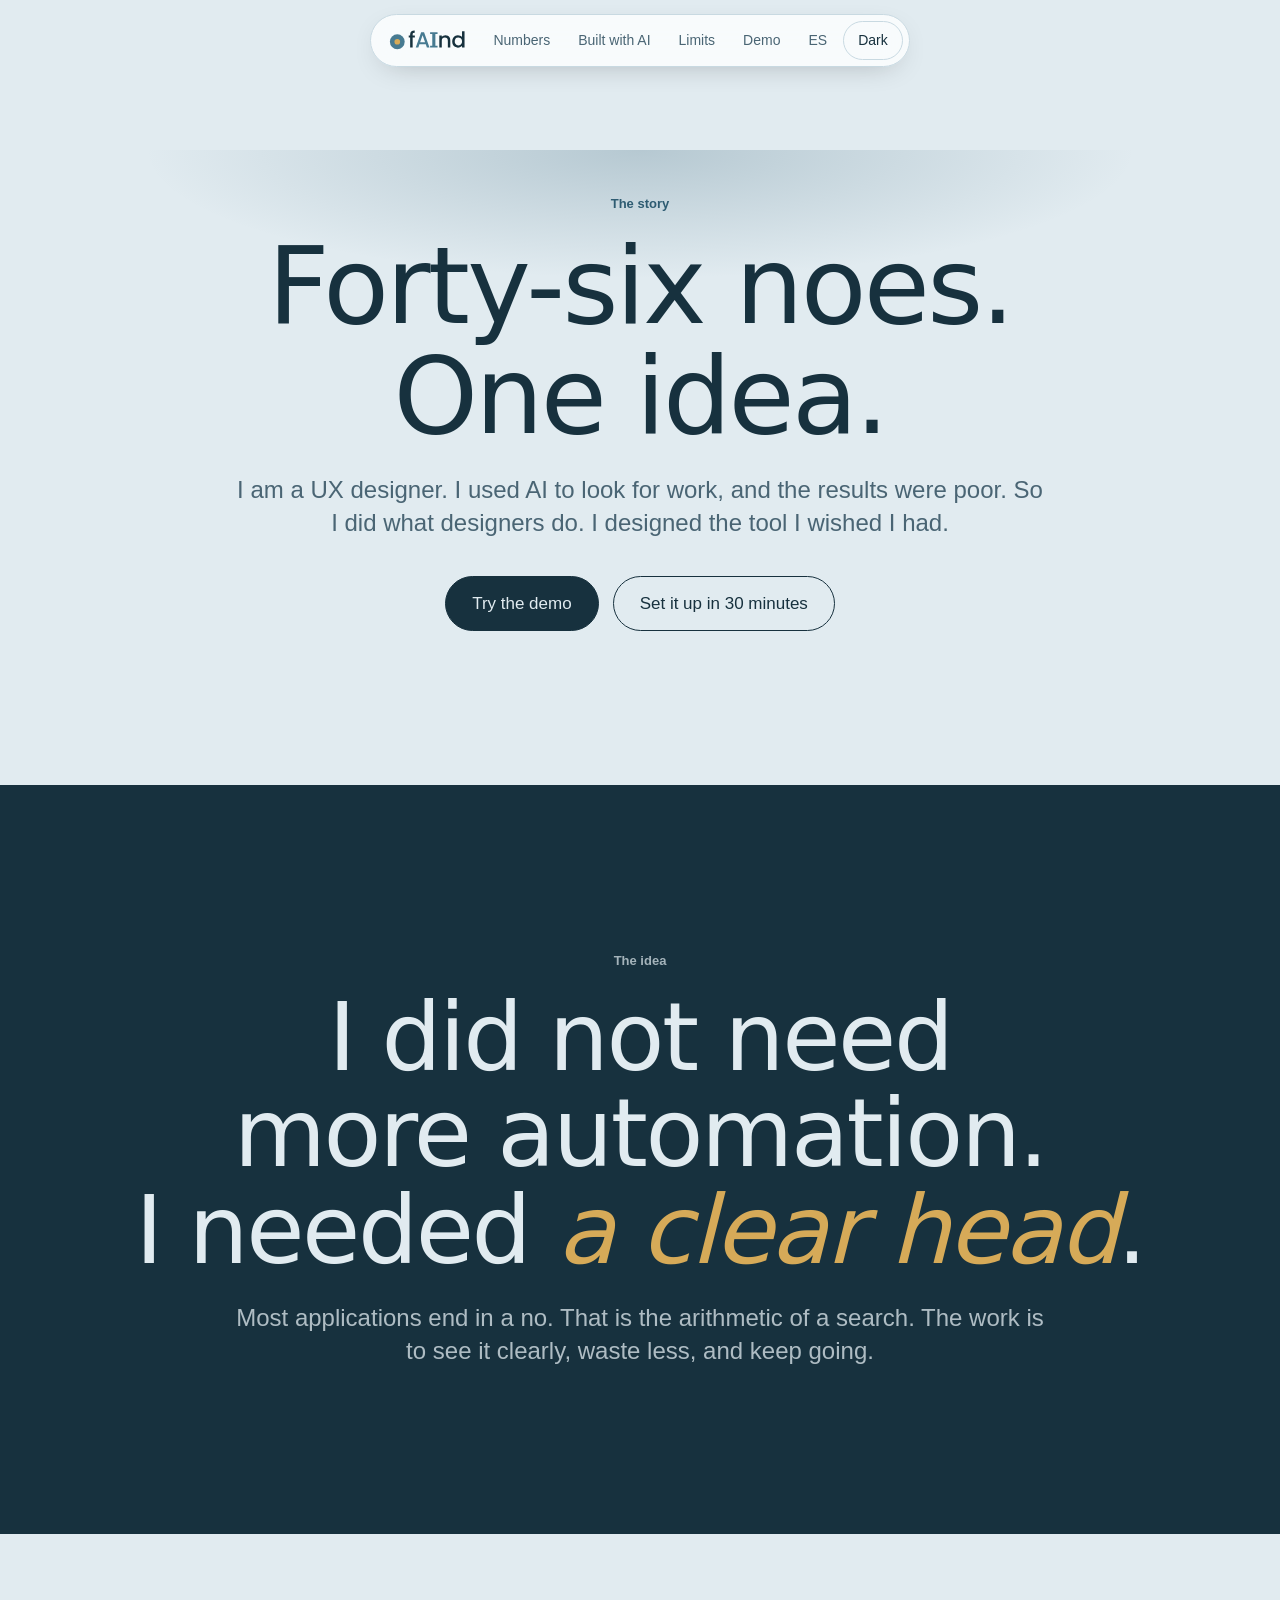
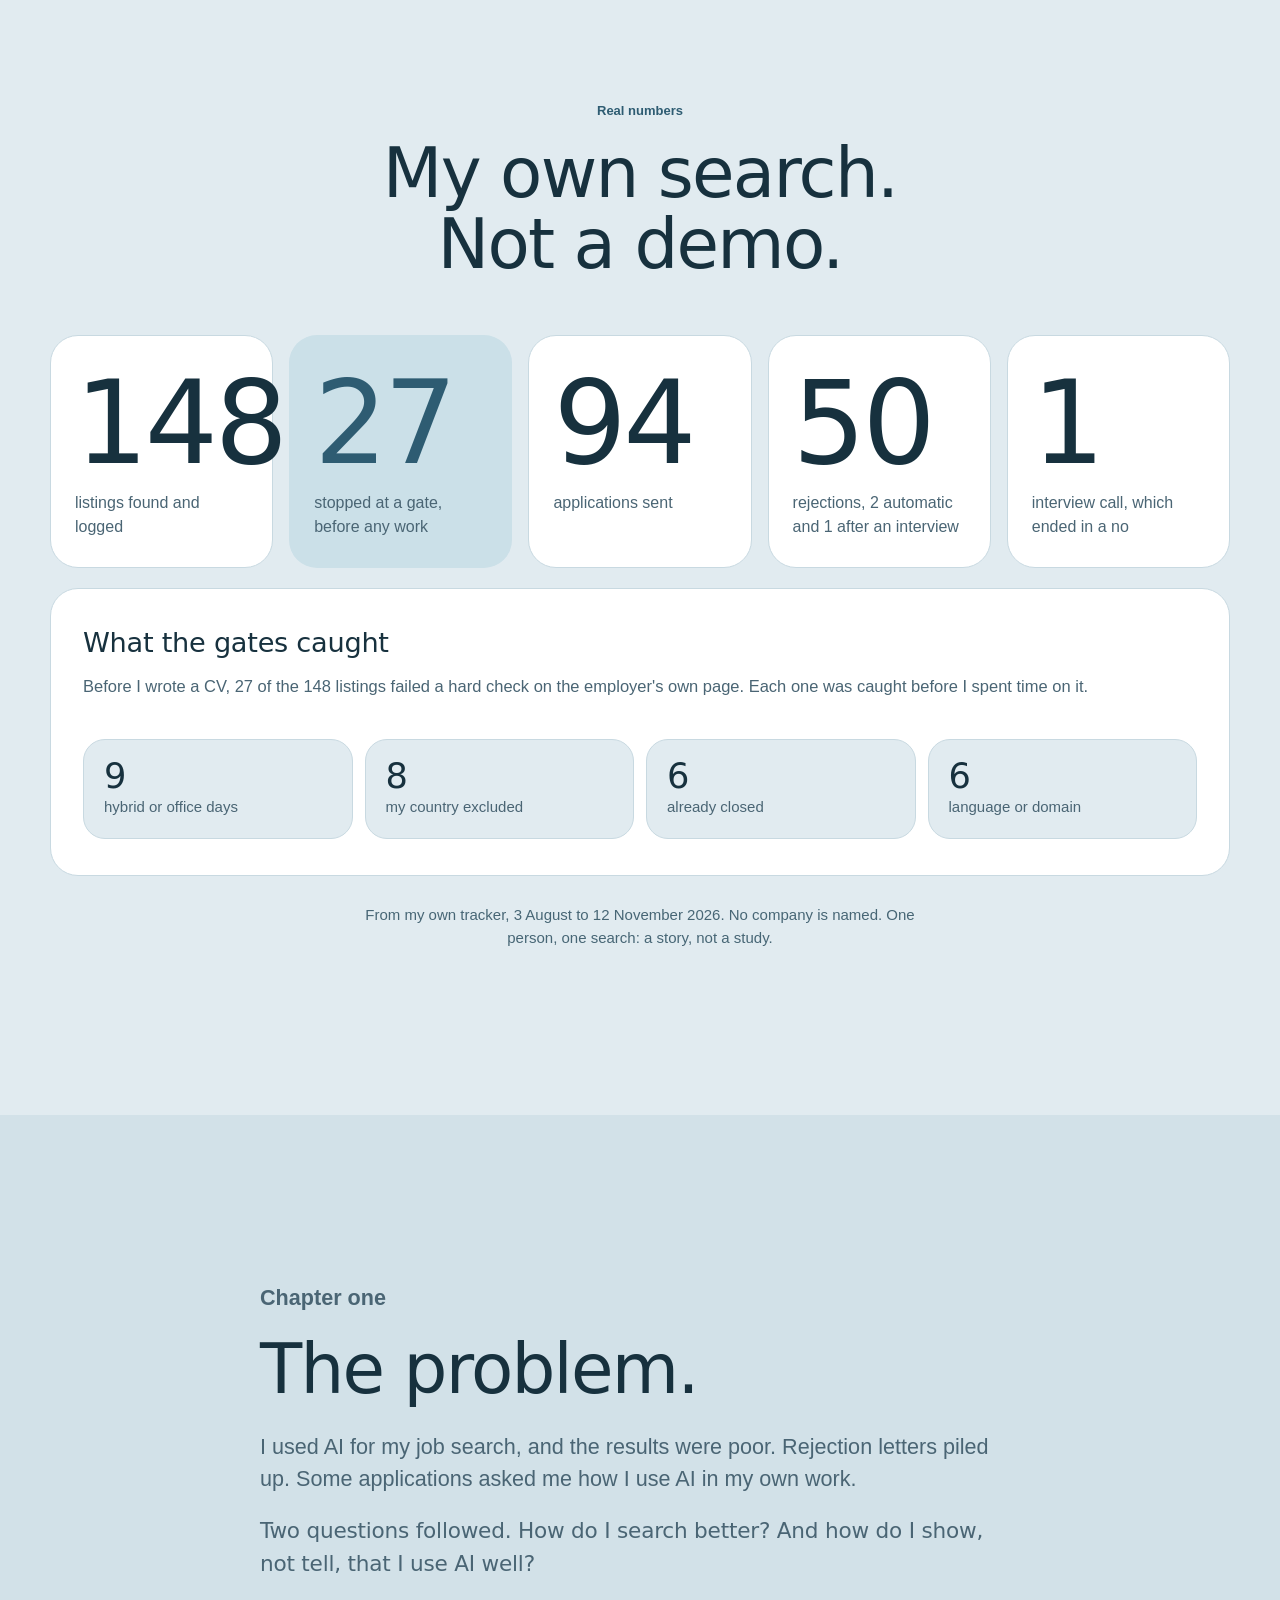
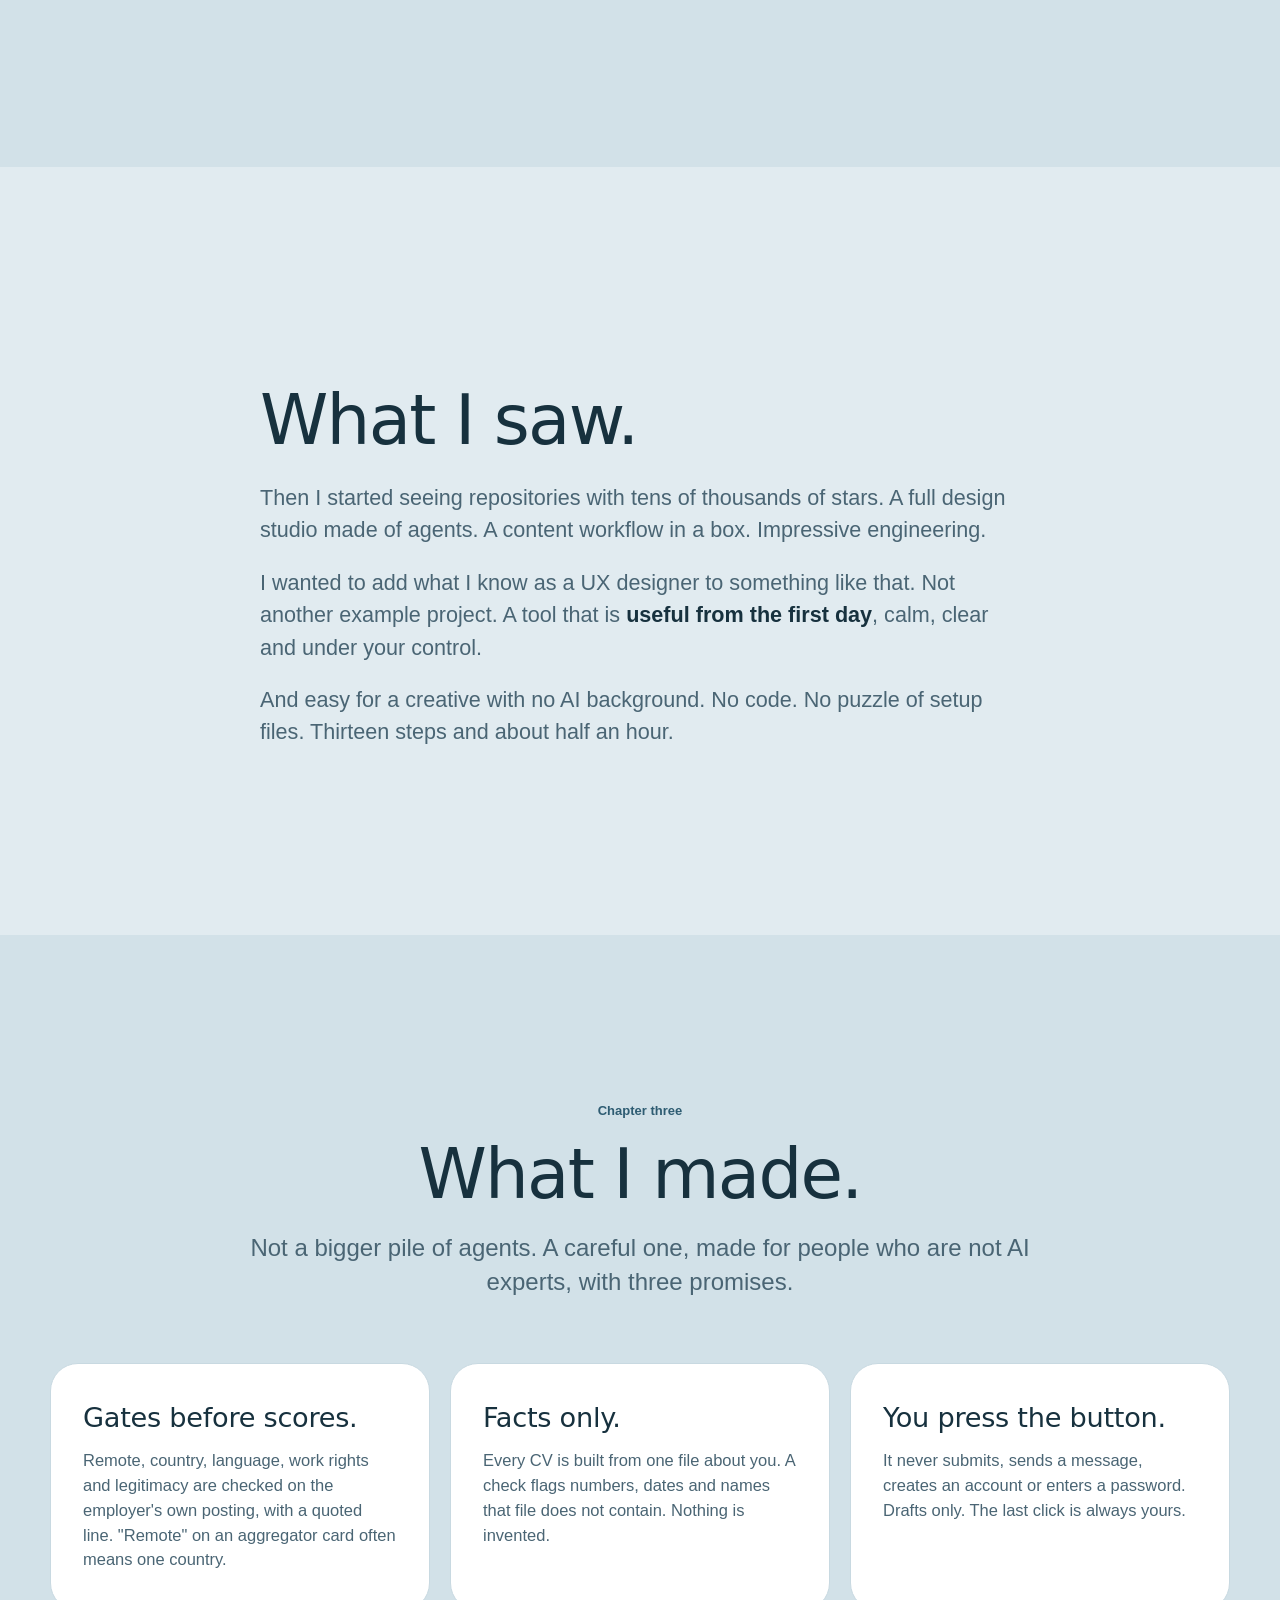
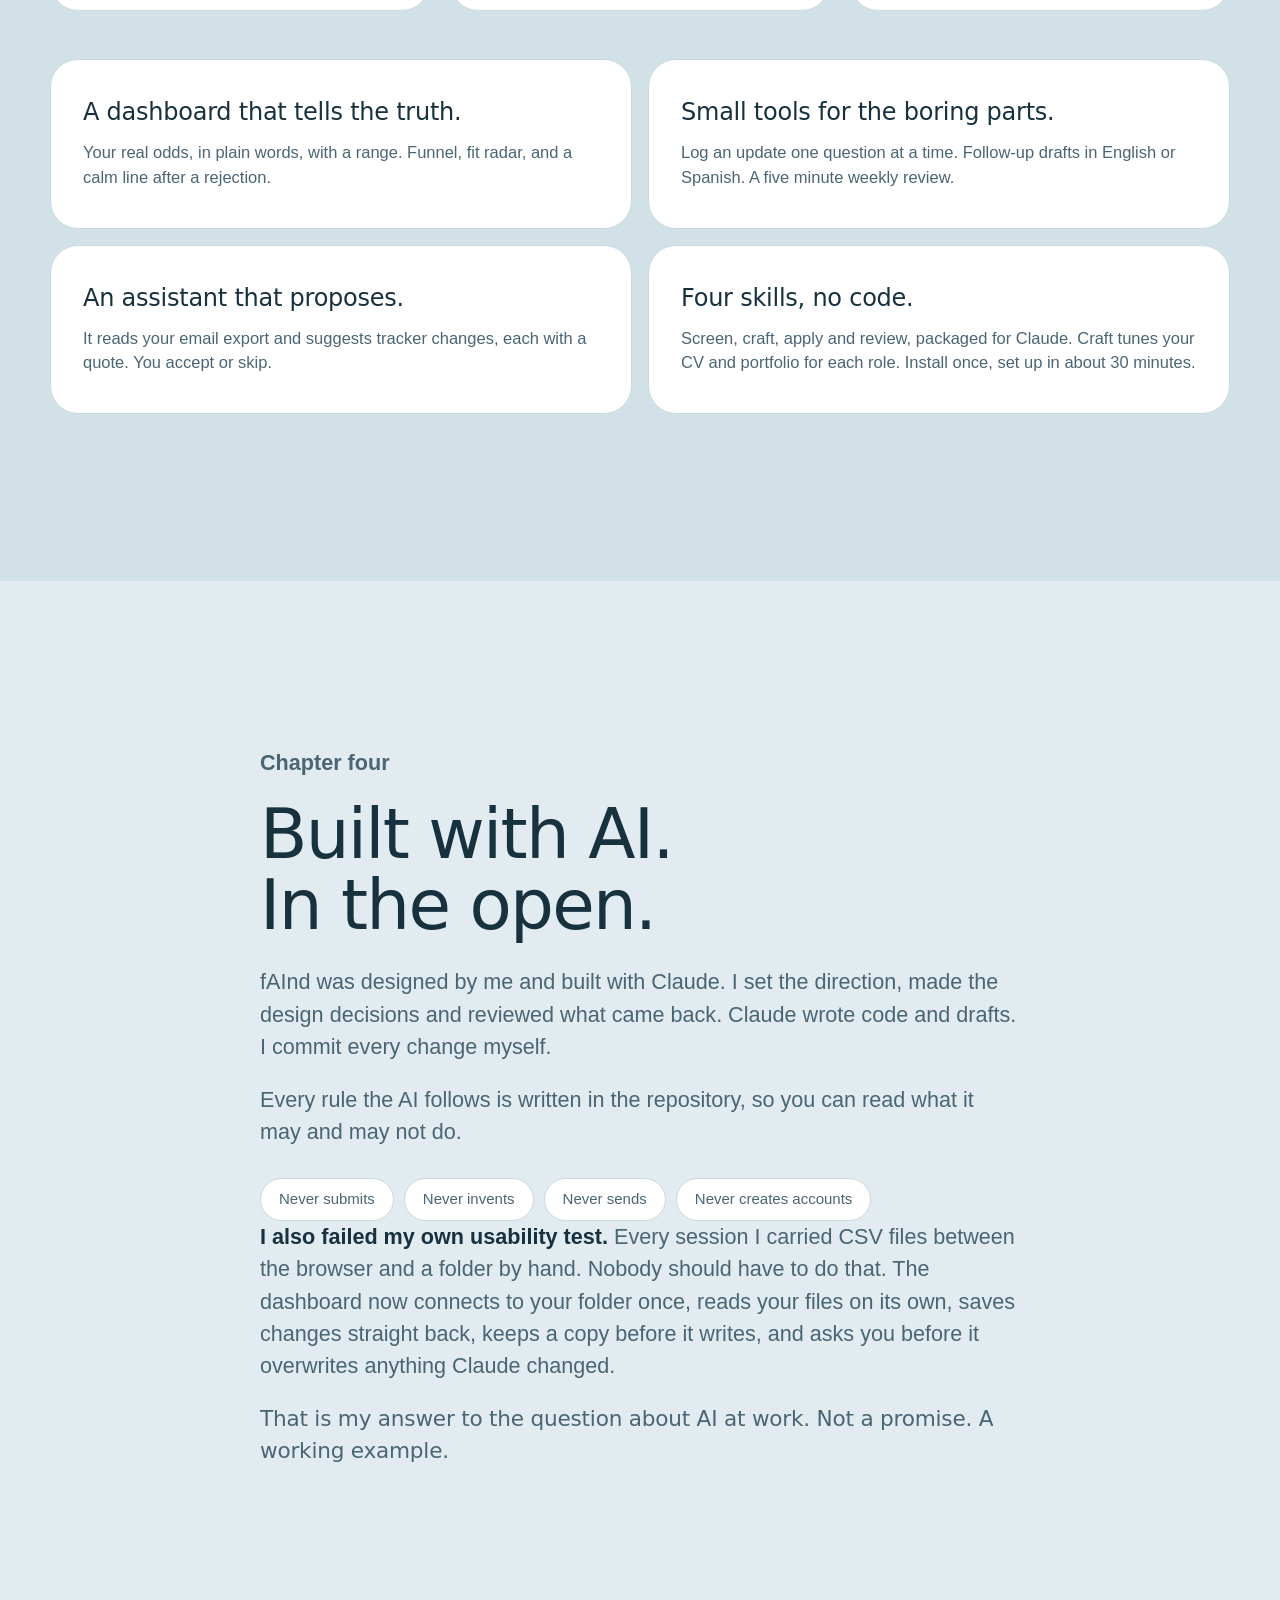
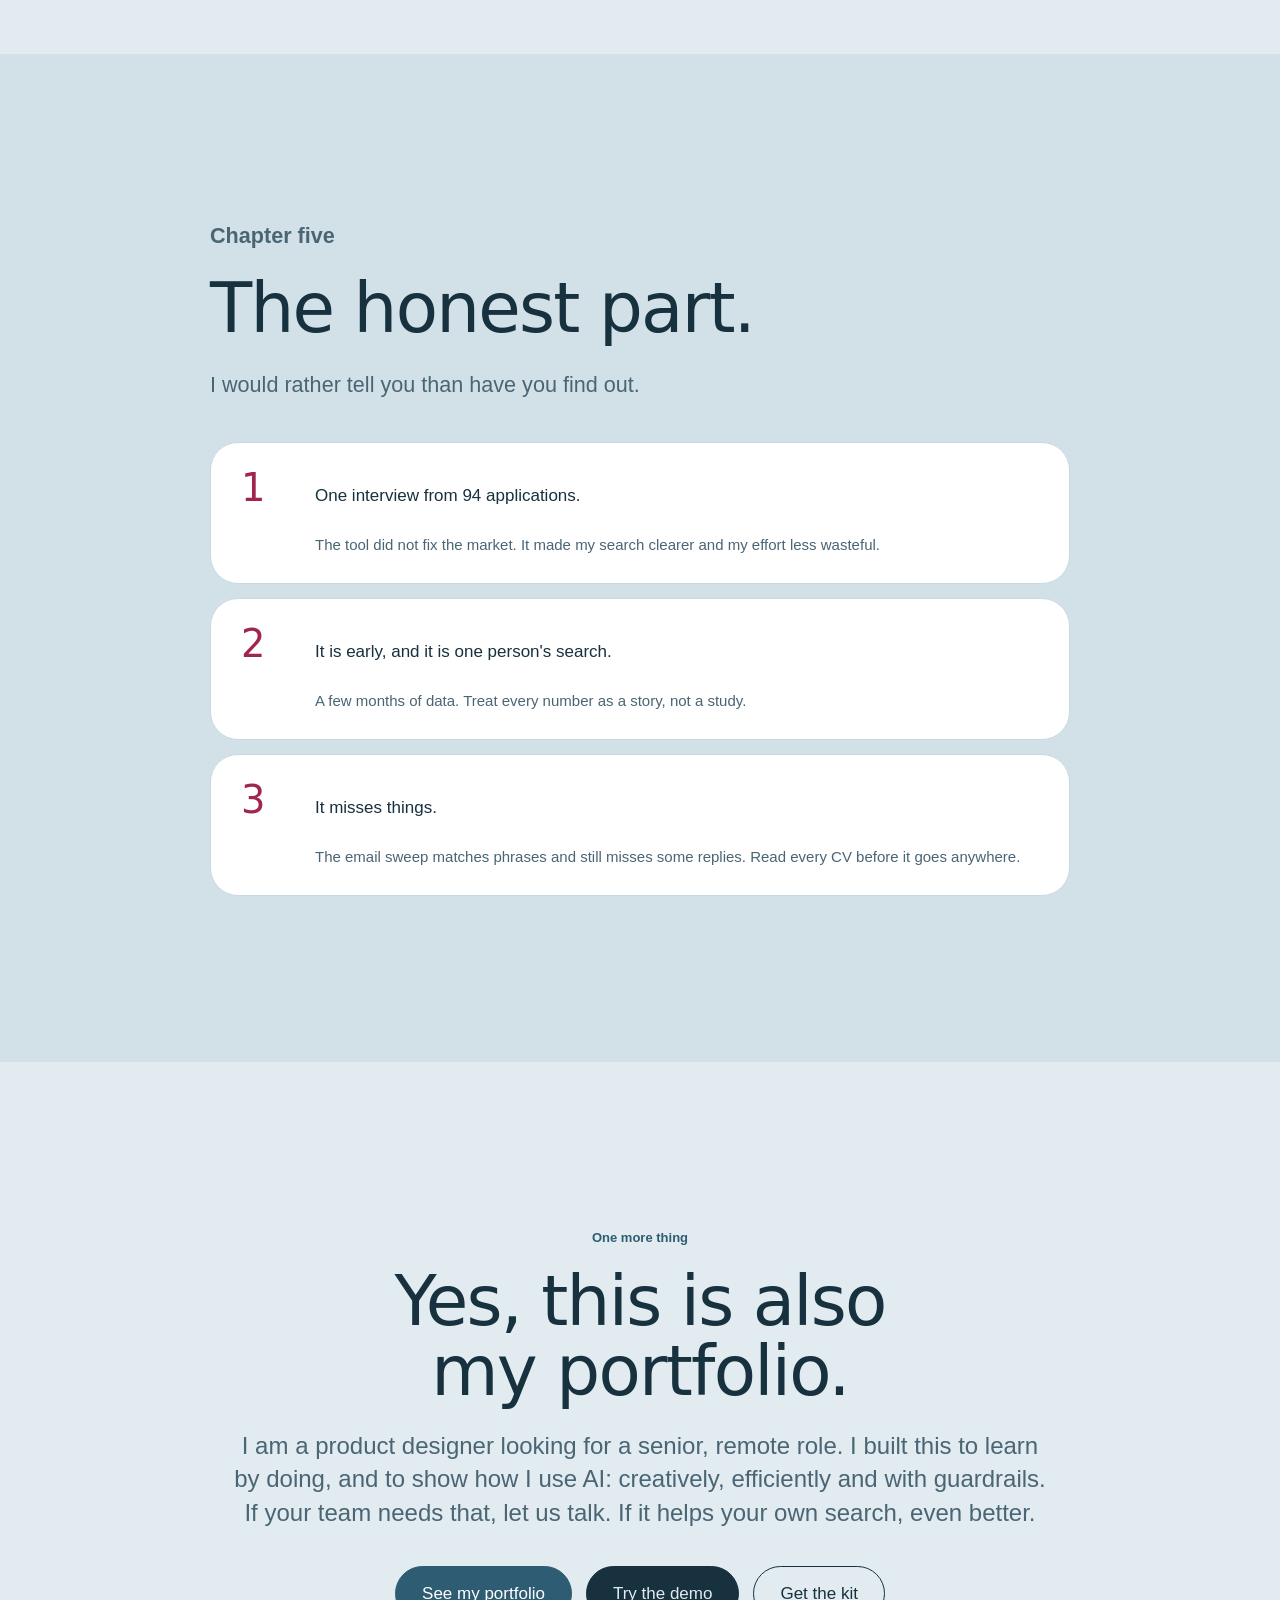
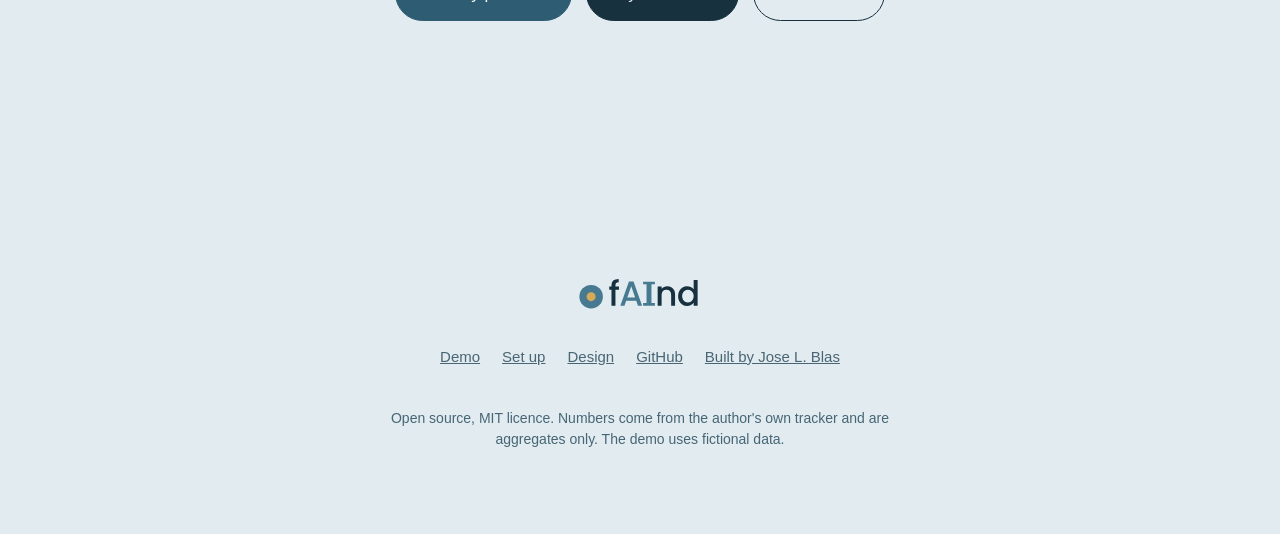
<file: story/index.html>
<!doctype html>
<html lang="en" data-theme="light">
<head>
<meta charset="utf-8">
<link rel="icon" href="../design/brand/assets/favicon.svg" type="image/svg+xml">
<link rel="alternate" hreflang="es" href="es/">
<meta name="viewport" content="width=device-width, initial-scale=1">
<title>The fAInd story</title>
<meta name="description" content="A UX designer used AI to look for work, got 50 rejections, and designed the tool he wished he had. Real numbers, honest limits, open source.">
<meta property="og:type" content="website">
<meta property="og:title" content="The fAInd story">
<meta property="og:description" content="A UX designer used AI to look for work, got 50 rejections, and designed the tool he wished he had. Real numbers, honest limits, open source.">
<meta property="og:image" content="https://joselblas.github.io/jobops-kit/design/brand/assets/og-card-1200x630.png">
<meta name="twitter:card" content="summary_large_image">
<style>
:root {
  --surface: #E1EBF0; --raised: #ffffff; --sunken: #D2E1E8;
  --ink: #17313E; --muted: #4A6574; --faint: #476675;
  --line: #C8D9E1; --accent: #2E5C72; --accent-soft: #CBE0E8; --on-accent: #ffffff;
  --closed: #3F5967; --closed-soft: #E9F0F3; --aqua: #477A91;
  --rust: #a0264f; --rust-soft: #ffe4ec; --calm: #1D5F6B; --calm-soft: #D3E8EC;
  --shadow: 0 30px 80px -30px rgba(23,49,62,.32), 0 8px 24px -12px rgba(23,49,62,.16);
  --serif: "Avenir Next", "Century Gothic", Futura, "Trebuchet MS", system-ui, sans-serif;
  --sans: ui-sans-serif, -apple-system, "Segoe UI", "Helvetica Neue", Arial, sans-serif;
  --mono: ui-monospace, "SF Mono", Menlo, Consolas, monospace;
}
:root[data-theme="dark"] {
  --surface: #0F2029; --raised: #16303C; --sunken: #0B171E;
  --ink: #E1EBF0; --muted: #A9BEC8; --faint: #93AAB6;
  --line: #244757; --accent: #D6AA58; --accent-soft: #20404E; --on-accent: #0F2029;
  --closed: #B3C7D1; --closed-soft: #12262F; --aqua: #A9CDD4;
  --rust: #ff9db8; --rust-soft: #3a1b2a; --calm: #A9CDD4; --calm-soft: #14323A;
  --shadow: 0 30px 90px -30px rgba(0,0,0,.9), 0 0 0 1px rgba(255,255,255,.05);
}
* { box-sizing: border-box; }
html { scroll-behavior: smooth; }
body { margin: 0; background: var(--surface); color: var(--ink); font-family: var(--sans); font-size: 18px; line-height: 1.5; -webkit-font-smoothing: antialiased; }
img { max-width: 100%; display: block; }
a { color: inherit; }
.wrap { width: min(1180px, 100% - 48px); margin-inline: auto; }
.narrow { width: min(760px, 100% - 48px); margin-inline: auto; }
.eyebrow { font-size: 13px;   color: var(--accent); margin: 0 0 18px; font-weight: 600; }
.display { font-family: var(--serif); font-weight: 400; letter-spacing: -.025em; line-height: 1.02; margin: 0; text-wrap: balance; }
.h1 { font-size: clamp(3rem, 8.4vw, 7rem); }
.h2 { font-size: clamp(2.2rem, 5.4vw, 4.4rem); }
.h3 { font-size: clamp(1.5rem, 2.6vw, 2.1rem); }
.lede { font-size: clamp(1.15rem, 1.9vw, 1.5rem); color: var(--muted); line-height: 1.4; margin: 22px 0 0; text-wrap: pretty; max-width: 34em; }
.center { text-align: center; } .center .lede { margin-inline: auto; }
section { padding: clamp(80px, 13vw, 170px) 0; }

/* nav */
nav { position: sticky; top: 14px; z-index: 20; display: flex; justify-content: center; padding: 0 16px; pointer-events: none; }
.pill { pointer-events: auto; display: flex; align-items: center; gap: 4px; padding: 6px 6px 6px 18px; border-radius: 999px; background: color-mix(in srgb, var(--raised) 78%, transparent); backdrop-filter: blur(18px) saturate(1.4); -webkit-backdrop-filter: blur(18px) saturate(1.4); border: 1px solid var(--line); box-shadow: 0 8px 30px -14px rgba(0,0,0,.3); font-size: 14px; }
.pill b { font-family: var(--serif); font-weight: 400; font-size: 18px; margin-right: 10px; }
.pill a { text-decoration: none; padding: 8px 12px; border-radius: 999px; color: var(--muted); }
.pill a:hover { color: var(--ink); background: var(--sunken); }
.pill button, .btn { font: inherit; cursor: pointer; border-radius: 999px; border: 1px solid var(--ink); background: var(--ink); color: var(--surface); padding: 8px 16px; text-decoration: none; display: inline-block; }
.pill button { padding: 8px 14px; background: transparent; color: var(--ink); border-color: var(--line); font-size: 14px; }
.btn { padding: 14px 26px; font-size: 17px; }
.btn.ghost { background: transparent; color: var(--ink); border-color: var(--ink); }
.btn.accent { background: var(--accent); border-color: var(--accent); color: var(--on-accent); }
.btn:focus-visible, .pill a:focus-visible, .pill button:focus-visible { outline: 3px solid var(--calm); outline-offset: 3px; }
.cta { display: flex; gap: 14px; justify-content: center; flex-wrap: wrap; margin-top: 36px; }

/* hero */
.hero { padding-top: clamp(70px, 11vw, 150px); padding-bottom: 0; }
.shot { border-radius: 28px; overflow: hidden; box-shadow: var(--shadow); border: 1px solid var(--line); background: var(--raised); }
.shot img { width: 100%; height: auto; }
.hero .shot { margin-top: clamp(48px, 7vw, 90px); transform: translateY(0); }
.glow { position: absolute; inset: -10% 0 auto; height: 70%; z-index: -1; background: radial-gradient(60% 60% at 50% 0%, color-mix(in srgb, var(--accent) 24%, transparent), transparent 70%); pointer-events: none; }
.hero-stage { position: relative; }
.dark-img { display: none; } :root[data-theme="dark"] .dark-img { display: block; } :root[data-theme="dark"] .light-img { display: none; }

/* statement */
.statement { background: var(--ink); color: var(--surface); }
.statement .display { font-size: clamp(2.6rem, 7.4vw, 6rem); }
.statement .display em { color: #D6AA58; }
:root[data-theme="dark"] .statement { background: var(--raised); color: var(--ink); }
.statement p { color: color-mix(in srgb, var(--surface) 70%, transparent); }
:root[data-theme="dark"] .statement p { color: var(--muted); }

/* feature rows */
.feature { display: grid; grid-template-columns: minmax(0, .8fr) minmax(0, 1.2fr); gap: clamp(32px, 6vw, 90px); align-items: center; }
.feature.flip { grid-template-columns: minmax(0, 1.2fr) minmax(0, .8fr); }
.feature.flip .copy { order: 2; }
.feature .lede { max-width: 26em; }
.tag { display: inline-block; font-size: 12px;   padding: 5px 12px; border-radius: 999px; border: 1px solid var(--line); color: var(--muted); margin-left: 10px; vertical-align: middle; font-weight: 500; }
.tag.calm { background: var(--calm-soft); color: var(--calm); border-color: transparent; }
.alt { background: var(--sunken); }

/* trio */
.trio { display: grid; grid-template-columns: repeat(3, minmax(0, 1fr)); gap: 20px; margin-top: 64px; }
.card { background: var(--raised); border: 1px solid var(--line); border-radius: 28px; padding: 34px 32px 38px; }
.card h3 { font-family: var(--serif); font-weight: 400; font-size: 1.7rem; margin: 0 0 10px; letter-spacing: -.01em; }
.card p { margin: 0; color: var(--muted); font-size: 16.5px; }
.big-no { font-weight: 300; font-family: var(--serif); font-size: clamp(4rem, 9vw, 7.5rem); line-height: 1; letter-spacing: -.03em; }

/* design system */
.swatches { display: grid; grid-template-columns: repeat(7, minmax(0, 1fr)); gap: 12px; margin-top: 56px; }
.sw { border-radius: 22px; padding: 16px; min-height: 150px; display: flex; flex-direction: column; justify-content: flex-end; border: 1px solid var(--line); font-size: 13px; line-height: 1.3; }
.sw b { font-weight: 600; display: block; font-size: 14px; }
.sw span { font-family: var(--mono); opacity: .8; }
.sw.a { background: var(--surface); } .sw.b { background: var(--raised); } .sw.c { background: var(--ink); color: var(--surface); border-color: transparent; }
.sw.d { background: var(--accent); color: var(--on-accent); border-color: transparent; } .sw.e { background: var(--closed-soft); color: var(--closed); } .sw.f { background: var(--calm-soft); color: var(--calm); } .sw.g { background: var(--accent-soft); color: var(--accent); }
.ds-grid { display: grid; grid-template-columns: repeat(12, minmax(0, 1fr)); gap: 20px; margin-top: 20px; }
.ds { background: var(--raised); border: 1px solid var(--line); border-radius: 28px; padding: 30px; overflow: hidden; }
.ds .label { font-size: 12px;   color: var(--faint); margin: 0 0 18px; }
.s5 { grid-column: span 5; } .s7 { grid-column: span 7; } .s4 { grid-column: span 4; } .s6 { grid-column: span 6; } .s8 { grid-column: span 8; } .s12 { grid-column: span 12; }
.aa { font-weight: 300; font-family: var(--serif); font-size: clamp(5rem, 12vw, 9rem); line-height: .9; margin: 0; letter-spacing: -.04em; }
.type-row { display: flex; gap: 28px; align-items: baseline; flex-wrap: wrap; margin-top: 14px; }
.type-row div { color: var(--muted); font-size: 14px; }
.radii { display: flex; gap: 16px; align-items: end; flex-wrap: wrap; }
.radii i { display: block; width: 84px; height: 84px; background: var(--accent-soft); border: 1.5px solid var(--accent); }
.radii span { display: block; font-size: 12px; color: var(--muted); margin-top: 8px; text-align: center; font-family: var(--mono); }
.demo-row { display: flex; gap: 10px; flex-wrap: wrap; align-items: center; }
.d-btn { font: inherit; font-size: 15px; padding: 11px 22px; border-radius: 999px; border: 1px solid var(--ink); background: var(--ink); color: var(--surface); }
.d-btn.g { background: transparent; color: var(--ink); } .d-btn.a { background: var(--accent); border-color: var(--accent); color: var(--on-accent); }
.d-tag { font-size: 12px;   padding: 5px 12px; border-radius: 999px; border: 1px solid var(--line); color: var(--muted); }
.d-tag.i { background: var(--accent-soft); color: var(--accent); border-color: transparent; } .d-tag.r { background: var(--closed-soft); color: var(--closed); border-color: transparent; } .d-tag.c { background: var(--calm-soft); color: var(--calm); border-color: transparent; }
.meter-est { font-family: var(--serif); font-size: 2.4rem; letter-spacing: -.02em; margin: 6px 0 12px; }
.track { position: relative; height: 12px; border-radius: 999px; background: var(--sunken); border: 1px solid var(--line); }
.track .fill { position: absolute; top: 0; bottom: 0; left: 10%; width: 52%; border-radius: 999px; background: var(--calm); }
.track .tick { position: absolute; top: -5px; bottom: -5px; width: 2px; left: 28%; background: var(--ink); }
.small { font-size: 14px; color: var(--muted); margin: 12px 0 0; }
.opt { border: 1px solid var(--line); border-radius: 20px; padding: 14px 18px; margin-bottom: 10px; background: var(--surface); }
.opt strong { display: block; font-weight: 600; font-size: 16px; } .opt small { color: var(--muted); font-size: 14px; }
.opt.on { border-color: var(--accent); box-shadow: 0 0 0 1px var(--accent) inset; }
.prog { display: flex; gap: 6px; margin-bottom: 18px; } .prog i { flex: 1; height: 4px; border-radius: 999px; background: var(--line); } .prog i.on { background: var(--accent); }
.steady { background: var(--raised); box-shadow: var(--shadow); border-radius: 22px; padding: 22px 24px; }
.steady .big { font-family: var(--serif); font-size: 1.5rem; line-height: 1.2; margin: 6px 0 10px; }
.steady .wit { font-family: var(--serif);  font-size: 1.15rem; margin: 12px 0 0; }
.steady .k { font-size: 14px; font-weight: 600; color: var(--closed); display: inline-flex; align-items: center; gap: 8px; }
.steady .k::before { content: ""; width: 9px; height: 9px; border-radius: 50%; background: var(--aqua); box-shadow: 0 0 0 4px color-mix(in srgb, var(--aqua) 22%, transparent); }
.principles { list-style: none; padding: 0; margin: 0; display: grid; gap: 14px; }
.principles li { display: grid; grid-template-columns: 28px 1fr; gap: 10px; font-size: 16.5px; color: var(--muted); }
.principles li b { color: var(--ink); font-weight: 600; }
.principles li::before { content: ""; width: 10px; height: 10px; border-radius: 50%; background: var(--accent); margin-top: 8px; }

/* voice */
.voice { display: grid; gap: 14px; margin-top: 56px; }
.vrow { display: grid; grid-template-columns: 1fr 1fr; gap: 14px; }
.v { background: var(--raised); border: 1px solid var(--line); border-radius: 28px; padding: 30px 32px; }
.v .k { font-size: 12px;   color: var(--faint); margin: 0 0 10px; }
.v.no p { font-family: var(--serif); font-size: clamp(1.4rem, 2.4vw, 2rem); margin: 0; color: var(--faint); text-decoration: line-through; text-decoration-thickness: 1px; }
.v.yes { background: var(--calm-soft); border-color: transparent; }
.v.yes .k { color: var(--calm); }
.v.yes p { font-family: var(--serif); font-size: clamp(1.4rem, 2.4vw, 2rem); margin: 0; }
.v.yes p + p { font-size: 1.05rem;  margin-top: 8px; color: var(--muted); font-family: var(--serif); }
.rules { display: flex; flex-wrap: wrap; gap: 10px; justify-content: center; margin-top: 44px; }
.rules span { border: 1px solid var(--line); border-radius: 999px; padding: 9px 18px; font-size: 15px; color: var(--muted); background: var(--raised); }

/* roadmap */
.road { display: grid; grid-template-columns: repeat(3, minmax(0, 1fr)); gap: 20px; margin-top: 56px; }
.road .card ul { list-style: none; margin: 18px 0 0; padding: 0; display: grid; gap: 10px; font-size: 16px; }
.road .card li { padding-top: 10px; border-top: 1px solid var(--line); }
.road .card li small { display: block; color: var(--muted); font-size: 14px; }
.road .now { border-color: var(--accent); }

footer { padding: 90px 0 70px; }
footer .links { display: flex; gap: 22px; justify-content: center; flex-wrap: wrap; margin-top: 30px; font-size: 15px; }
footer .links a { color: var(--muted); }
footer .fine { color: var(--faint); font-size: 14px; text-align: center; margin-top: 40px; max-width: 40em; margin-inline: auto; }

/* reveal */
.js .rv { opacity: 0; transform: translateY(26px); transition: opacity .9s cubic-bezier(.2,.7,.2,1), transform .9s cubic-bezier(.2,.7,.2,1); }
.js .rv.in { opacity: 1; transform: none; }
@media (prefers-reduced-motion: reduce) { html { scroll-behavior: auto; } .js .rv { opacity: 1; transform: none; transition: none; } }

@media (max-width: 980px) {
  .feature, .feature.flip { grid-template-columns: 1fr; } .feature.flip .copy { order: 0; }
  .trio, .road { grid-template-columns: 1fr; }
  .swatches { grid-template-columns: repeat(4, minmax(0, 1fr)); }
  .s5, .s7, .s4, .s6, .s8 { grid-column: span 12; }
  .vrow { grid-template-columns: 1fr; }
  .pill a.hide-s { display: none; }
}
@media (max-width: 560px) { body { font-size: 17px; } .swatches { grid-template-columns: repeat(2, minmax(0, 1fr)); } .pill a { padding: 8px 8px; } .shot { border-radius: 18px; } }
.nums { display: grid; grid-template-columns: repeat(5, minmax(0, 1fr)); gap: 16px; margin-top: 56px; }
.num-card { background: var(--raised); border: 1px solid var(--line); border-radius: 28px; padding: 30px 24px 28px; text-align: left; }
.num-card .big-no { font-weight: 300; display: block; }
.num-card.hl { background: var(--accent-soft); border-color: transparent; } .num-card.hl .big-no { font-weight: 300; color: var(--accent); }
.num-card p { margin: 10px 0 0; color: var(--muted); font-size: 16px; }
.note { text-align: center; color: var(--faint); font-size: 15px; margin: 28px auto 0; max-width: 40em; }
.break { display: grid; grid-template-columns: repeat(4, minmax(0, 1fr)); gap: 12px; margin-top: 40px; }
.break div { background: var(--surface); border: 1px solid var(--line); border-radius: 22px; padding: 18px 20px; } .break b { display: block; font-family: var(--serif); font-weight: 400; font-size: 2.2rem; line-height: 1; } .break span { color: var(--muted); font-size: 15px; }
.chap { max-width: 760px; margin-inline: auto; }
.chap .display { margin-bottom: 26px; }
.chap p { font-size: clamp(1.15rem, 1.7vw, 1.35rem); color: var(--muted); line-height: 1.5; margin: 0 0 20px; text-wrap: pretty; }
.chap p strong { color: var(--ink); font-weight: 600; }
.pull { font-family: var(--serif); font-size: clamp(1.6rem, 3.4vw, 2.6rem); line-height: 1.15; color: var(--ink); margin: 34px 0; letter-spacing: -.01em; }
.feat { display: grid; grid-template-columns: repeat(2, minmax(0, 1fr)); gap: 16px; margin-top: 48px; }
.feat .card h3 { font-size: 1.5rem; }
.limits { display: grid; gap: 14px; margin-top: 40px; }
.limits .card { padding: 26px 30px; display: grid; grid-template-columns: 56px 1fr; gap: 6px 18px; align-items: baseline; }
.limits .n { font-family: var(--serif); font-size: 2.4rem; line-height: 1; color: var(--rust); }
.limits p { color: var(--ink); font-size: 17px; }
.limits small { grid-column: 2; color: var(--muted); font-size: 15px; }
.rules.left { justify-content: flex-start; margin-top: 30px; }
@media (max-width: 980px) { .nums { grid-template-columns: repeat(2, minmax(0, 1fr)); } .break { grid-template-columns: repeat(2, minmax(0, 1fr)); } .feat { grid-template-columns: 1fr; } .pill a.hide-s { display: none; } }
@media (max-width: 560px) { .nums, .break { grid-template-columns: 1fr; } .limits .card { grid-template-columns: 1fr; } .limits small { grid-column: 1; } }

.skip { position: absolute; left: 16px; top: -64px; z-index: 100; padding: 12px 18px; border-radius: 12px; background: var(--ink); color: var(--surface); font: 600 1rem var(--sans); text-decoration: none; }
.skip:focus { top: 16px; outline: 3px solid var(--calm); outline-offset: 3px; }
main:focus { outline: none; }

/* fAInd wordmark: colours come from tokens, so it follows the theme */
:root { --gold: #D6AA58; --wm-ai: #477A91; --wm-disc: #477A91; }
:root[data-theme="dark"] { --wm-ai: #D6AA58; --wm-disc: #A9CDD4; }
.wm { display: inline-block; height: 30px; width: auto; vertical-align: middle; }
.wm .i { fill: var(--ink); } .wm .a { fill: var(--wm-ai); } .wm .d { fill: var(--wm-disc); } .wm .o { fill: var(--gold); }
.pill .wm { height: 24px; } .center .wm { height: 38px; }
</style>
</head>
<body>
<a class="skip" href="#main">Skip to content</a>
<nav aria-label="Page"><div class="pill"><b><svg class="wm" viewBox="0 0 358 110" role="img" aria-label="find"><circle class="d" cx="38" cy="54" r="34"/><circle class="o" cx="38" cy="54" r="13"/><path class="i" d="M118.6 34.199999999999996H108.4V80.0H96.9V34.199999999999996H90.4V24.9H96.9V21.0Q96.9 11.5 101.95 7.149999999999999Q107.0 2.799999999999997 117.8 2.799999999999997V12.299999999999997Q112.6 12.299999999999997 110.5 14.249999999999996Q108.4 16.199999999999996 108.4 21.0V24.9H118.6Z M281.0 47.5V80.0H269.7V49.2Q269.7 41.8 266.0 37.849999999999994Q262.3 33.9 255.9 33.9Q249.5 33.9 245.75 37.849999999999994Q242.0 41.8 242.0 49.2V80.0H230.6V24.9H242.0V31.199999999999996Q244.8 27.799999999999997 249.15 25.9Q253.5 24.0 258.4 24.0Q264.9 24.0 270.04999999999995 26.7Q275.2 29.4 278.1 34.7Q281.0 40.0 281.0 47.5Z M315.8 24.0Q321.2 24.0 326.45 26.349999999999998Q331.7 28.699999999999996 334.8 32.599999999999994V6.0H346.3V80.0H334.8V71.7Q332.0 75.7 327.05 78.30000000000001Q322.1 80.9 315.7 80.9Q308.5 80.9 302.55 77.25Q296.6 73.6 293.15 67.05Q289.7 60.5 289.7 52.2Q289.7 43.9 293.15 37.5Q296.6 31.099999999999994 302.55 27.549999999999997Q308.5 24.0 315.8 24.0ZM318.1 33.9Q313.7 33.9 309.9 36.05Q306.1 38.199999999999996 303.75 42.349999999999994Q301.4 46.5 301.4 52.2Q301.4 57.9 303.75 62.2Q306.1 66.5 309.95000000000005 68.75Q313.8 71.0 318.1 71.0Q322.5 71.0 326.3 68.8Q330.1 66.6 332.45000000000005 62.349999999999994Q334.8 58.099999999999994 334.8 52.4Q334.8 46.699999999999996 332.45000000000005 42.5Q330.1 38.3 326.3 36.099999999999994Q322.5 33.9 318.1 33.9Z"/><path class="a" d="M168.60000000000002 65.8H139.5L134.5 80.0H122.60000000000001L147.5 10.399999999999991H160.7L185.60000000000002 80.0H173.60000000000002ZM165.4 56.5 154.1 24.199999999999996 142.7 56.5Z M188.40 80.00H222.60V72.16H212.62V18.34H222.60V10.50H188.40V18.34H198.38V72.16H188.40Z"/></svg></b><a class="hide-s" href="#numbers">Numbers</a><a class="hide-s" href="#built">Built with AI</a><a class="hide-s" href="#limits">Limits</a><a href="../app/">Demo</a><a href="es/">ES</a><button type="button" id="theme" aria-pressed="false">Dark</button></div></nav>

<main id="main" tabindex="-1">
<header class="hero"><div class="wrap center hero-stage"><div class="glow" aria-hidden="true"></div>
<p class="eyebrow rv">The story</p>
<h1 class="display h1 rv">Forty-six noes.<br>One idea.</h1>
<p class="lede rv">I am a UX designer. I used AI to look for work, and the results were poor. So I did what designers do. I designed the tool I wished I had.</p>
<div class="cta rv"><a class="btn" href="../app/">Try the demo</a><a class="btn ghost" href="../setup/">Set it up in 30 minutes</a></div>
</div></header>

<section class="statement" style="margin-top: clamp(80px, 12vw, 160px)"><div class="wrap center">
<p class="eyebrow rv">The idea</p>
<h2 class="display rv">I did not need more automation.<br>I needed <em>a clear head</em>.</h2>
<p class="lede rv" style="color:inherit;opacity:.75">Most applications end in a no. That is the arithmetic of a search. The work is to see it clearly, waste less, and keep going.</p>
</div></section>

<section id="numbers"><div class="wrap"><div class="center"><p class="eyebrow rv">Real numbers</p><h2 class="display h2 rv">My own search.<br>Not a demo.</h2></div>
<div class="nums">
<div class="num-card rv"><span class="big-no">148</span><p>listings found and logged</p></div>
<div class="num-card hl rv"><span class="big-no">27</span><p>stopped at a gate, before any work</p></div>
<div class="num-card rv"><span class="big-no">94</span><p>applications sent</p></div>
<div class="num-card rv"><span class="big-no">50</span><p>rejections, 2 automatic and 1 after an interview</p></div>
<div class="num-card rv"><span class="big-no">1</span><p>interview call, which ended in a no</p></div>
</div>
<div class="card rv" style="margin-top:20px;padding:34px 32px 36px"><h3>What the gates caught</h3><p>Before I wrote a CV, 27 of the 148 listings failed a hard check on the employer's own page. Each one was caught before I spent time on it.</p>
<div class="break"><div><b>9</b><span>hybrid or office days</span></div><div><b>8</b><span>my country excluded</span></div><div><b>6</b><span>already closed</span></div><div><b>6</b><span>language or domain</span></div></div></div>
<p class="note rv">From my own tracker, 3 August to 12 November 2026. No company is named. One person, one search: a story, not a study.</p>
</div></section>

<section class="alt"><div class="wrap"><div class="chap">
<p class="eyebrow rv">Chapter one</p><h2 class="display h2 rv">The problem.</h2>
<p class="rv">I used AI for my job search, and the results were poor. Rejection letters piled up. Some applications asked me how I use AI in my own work.</p>
<p class="pull rv">Two questions followed. How do I search better? And how do I show, not tell, that I use AI well?</p>
</div></div></section>

<section><div class="wrap"><div class="chap">
<p class="eyebrow rv">Chapter two</p><h2 class="display h2 rv">What I saw.</h2>
<p class="rv">Then I started seeing repositories with tens of thousands of stars. A full design studio made of agents. A content workflow in a box. Impressive engineering.</p>
<p class="rv">I wanted to add what I know as a UX designer to something like that. Not another example project. A tool that is <strong>useful from the first day</strong>, calm, clear and under your control.</p>
<p class="rv">And easy for a creative with no AI background. No code. No puzzle of setup files. Thirteen steps and about half an hour.</p>
</div></div></section>

<section class="alt"><div class="wrap"><div class="center"><p class="eyebrow rv">Chapter three</p><h2 class="display h2 rv">What I made.</h2><p class="lede rv">Not a bigger pile of agents. A careful one, made for people who are not AI experts, with three promises.</p></div>
<div class="trio">
<div class="card rv"><h3>Gates before scores.</h3><p>Remote, country, language, work rights and legitimacy are checked on the employer's own posting, with a quoted line. "Remote" on an aggregator card often means one country.</p></div>
<div class="card rv"><h3>Facts only.</h3><p>Every CV is built from one file about you. A check flags numbers, dates and names that file does not contain. Nothing is invented.</p></div>
<div class="card rv"><h3>You press the button.</h3><p>It never submits, sends a message, creates an account or enters a password. Drafts only. The last click is always yours.</p></div>
</div>
<div class="feat">
<div class="card rv"><h3>A dashboard that tells the truth.</h3><p>Your real odds, in plain words, with a range. Funnel, fit radar, and a calm line after a rejection.</p></div>
<div class="card rv"><h3>Small tools for the boring parts.</h3><p>Log an update one question at a time. Follow-up drafts in English or Spanish. A five minute weekly review.</p></div>
<div class="card rv"><h3>An assistant that proposes.</h3><p>It reads your email export and suggests tracker changes, each with a quote. You accept or skip.</p></div>
<div class="card rv"><h3>Four skills, no code.</h3><p>Screen, craft, apply and review, packaged for Claude. Craft tunes your CV and portfolio for each role. Install once, set up in about 30 minutes.</p></div>
</div></div></section>

<section id="built"><div class="wrap"><div class="chap">
<p class="eyebrow rv">Chapter four</p><h2 class="display h2 rv">Built with AI.<br>In the open.</h2>
<p class="rv">fAInd was designed by me and built with Claude. I set the direction, made the design decisions and reviewed what came back. Claude wrote code and drafts. I commit every change myself.</p>
<p class="rv">Every rule the AI follows is written in the repository, so you can read what it may and may not do.</p>
<div class="rules left rv"><span>Never submits</span><span>Never invents</span><span>Never sends</span><span>Never creates accounts</span></div>
<p class="rv"><strong>I also failed my own usability test.</strong> Every session I carried CSV files between the browser and a folder by hand. Nobody should have to do that. The dashboard now connects to your folder once, reads your files on its own, saves changes straight back, keeps a copy before it writes, and asks you before it overwrites anything Claude changed.</p>
<p class="pull rv">That is my answer to the question about AI at work. Not a promise. A working example.</p>
</div></div></section>

<section id="limits" class="alt"><div class="wrap"><div class="chap" style="max-width:860px">
<p class="eyebrow rv">Chapter five</p><h2 class="display h2 rv">The honest part.</h2>
<p class="rv">I would rather tell you than have you find out.</p>
<div class="limits">
<div class="card rv"><span class="n">1</span><p>One interview from 94 applications.</p><small>The tool did not fix the market. It made my search clearer and my effort less wasteful.</small></div>
<div class="card rv"><span class="n">2</span><p>It is early, and it is one person's search.</p><small>A few months of data. Treat every number as a story, not a study.</small></div>
<div class="card rv"><span class="n">3</span><p>It misses things.</p><small>The email sweep matches phrases and still misses some replies. Read every CV before it goes anywhere.</small></div>
</div></div></div></section>

<section><div class="wrap center"><p class="eyebrow rv">One more thing</p>
<h2 class="display h2 rv">Yes, this is also<br>my portfolio.</h2>
<p class="lede rv">I am a product designer looking for a senior, remote role. I built this to learn by doing, and to show how I use AI: creatively, efficiently and with guardrails. If your team needs that, let us talk. If it helps your own search, even better.</p>
<div class="cta rv"><a class="btn accent" href="https://joselblas.com">See my portfolio</a><a class="btn" href="../app/">Try the demo</a><a class="btn ghost" href="https://github.com/joselblas/jobops-kit">Get the kit</a></div>
</div></section>

</main>
<footer><div class="wrap"><p class="center" style="margin:0;font-family:var(--serif);font-size:1.5rem"><svg class="wm" viewBox="0 0 358 110" role="img" aria-label="find"><circle class="d" cx="38" cy="54" r="34"/><circle class="o" cx="38" cy="54" r="13"/><path class="i" d="M118.6 34.199999999999996H108.4V80.0H96.9V34.199999999999996H90.4V24.9H96.9V21.0Q96.9 11.5 101.95 7.149999999999999Q107.0 2.799999999999997 117.8 2.799999999999997V12.299999999999997Q112.6 12.299999999999997 110.5 14.249999999999996Q108.4 16.199999999999996 108.4 21.0V24.9H118.6Z M281.0 47.5V80.0H269.7V49.2Q269.7 41.8 266.0 37.849999999999994Q262.3 33.9 255.9 33.9Q249.5 33.9 245.75 37.849999999999994Q242.0 41.8 242.0 49.2V80.0H230.6V24.9H242.0V31.199999999999996Q244.8 27.799999999999997 249.15 25.9Q253.5 24.0 258.4 24.0Q264.9 24.0 270.04999999999995 26.7Q275.2 29.4 278.1 34.7Q281.0 40.0 281.0 47.5Z M315.8 24.0Q321.2 24.0 326.45 26.349999999999998Q331.7 28.699999999999996 334.8 32.599999999999994V6.0H346.3V80.0H334.8V71.7Q332.0 75.7 327.05 78.30000000000001Q322.1 80.9 315.7 80.9Q308.5 80.9 302.55 77.25Q296.6 73.6 293.15 67.05Q289.7 60.5 289.7 52.2Q289.7 43.9 293.15 37.5Q296.6 31.099999999999994 302.55 27.549999999999997Q308.5 24.0 315.8 24.0ZM318.1 33.9Q313.7 33.9 309.9 36.05Q306.1 38.199999999999996 303.75 42.349999999999994Q301.4 46.5 301.4 52.2Q301.4 57.9 303.75 62.2Q306.1 66.5 309.95000000000005 68.75Q313.8 71.0 318.1 71.0Q322.5 71.0 326.3 68.8Q330.1 66.6 332.45000000000005 62.349999999999994Q334.8 58.099999999999994 334.8 52.4Q334.8 46.699999999999996 332.45000000000005 42.5Q330.1 38.3 326.3 36.099999999999994Q322.5 33.9 318.1 33.9Z"/><path class="a" d="M168.60000000000002 65.8H139.5L134.5 80.0H122.60000000000001L147.5 10.399999999999991H160.7L185.60000000000002 80.0H173.60000000000002ZM165.4 56.5 154.1 24.199999999999996 142.7 56.5Z M188.40 80.00H222.60V72.16H212.62V18.34H222.60V10.50H188.40V18.34H198.38V72.16H188.40Z"/></svg></p>
<div class="links"><a href="../app/">Demo</a><a href="../setup/">Set up</a><a href="../design/">Design</a><a href="https://github.com/joselblas/jobops-kit">GitHub</a><a href="https://joselblas.com">Built by Jose L. Blas</a></div>
<p class="fine">Open source, MIT licence. Numbers come from the author's own tracker and are aggregates only. The demo uses fictional data.</p></div></footer>
<script>
(function () {
  var root = document.documentElement, btn = document.getElementById("theme");
  function get(k) { try { return localStorage.getItem(k); } catch (e) { return null; } }
  function set(k, v) { try { localStorage.setItem(k, v); } catch (e) {} }
  var saved = get("jo.theme"), pref = window.matchMedia && matchMedia("(prefers-color-scheme: dark)").matches ? "dark" : "light";
  function apply(t) { root.dataset.theme = t; btn.textContent = t === "dark" ? "Light" : "Dark"; btn.setAttribute("aria-pressed", t === "dark"); }
  apply(saved === "dark" || saved === "light" ? saved : pref);
  btn.addEventListener("click", function () { var n = root.dataset.theme === "dark" ? "light" : "dark"; apply(n); set("jo.theme", n); });
  if ("IntersectionObserver" in window && !matchMedia("(prefers-reduced-motion: reduce)").matches) {
    root.classList.add("js");
    var io = new IntersectionObserver(function (es) { es.forEach(function (e) { if (e.isIntersecting) { e.target.classList.add("in"); io.unobserve(e.target); } }); }, { threshold: .12, rootMargin: "0px 0px -6% 0px" });
    document.querySelectorAll(".rv").forEach(function (el) { io.observe(el); });
  }
})();
</script>
</body>
</html>
</file>
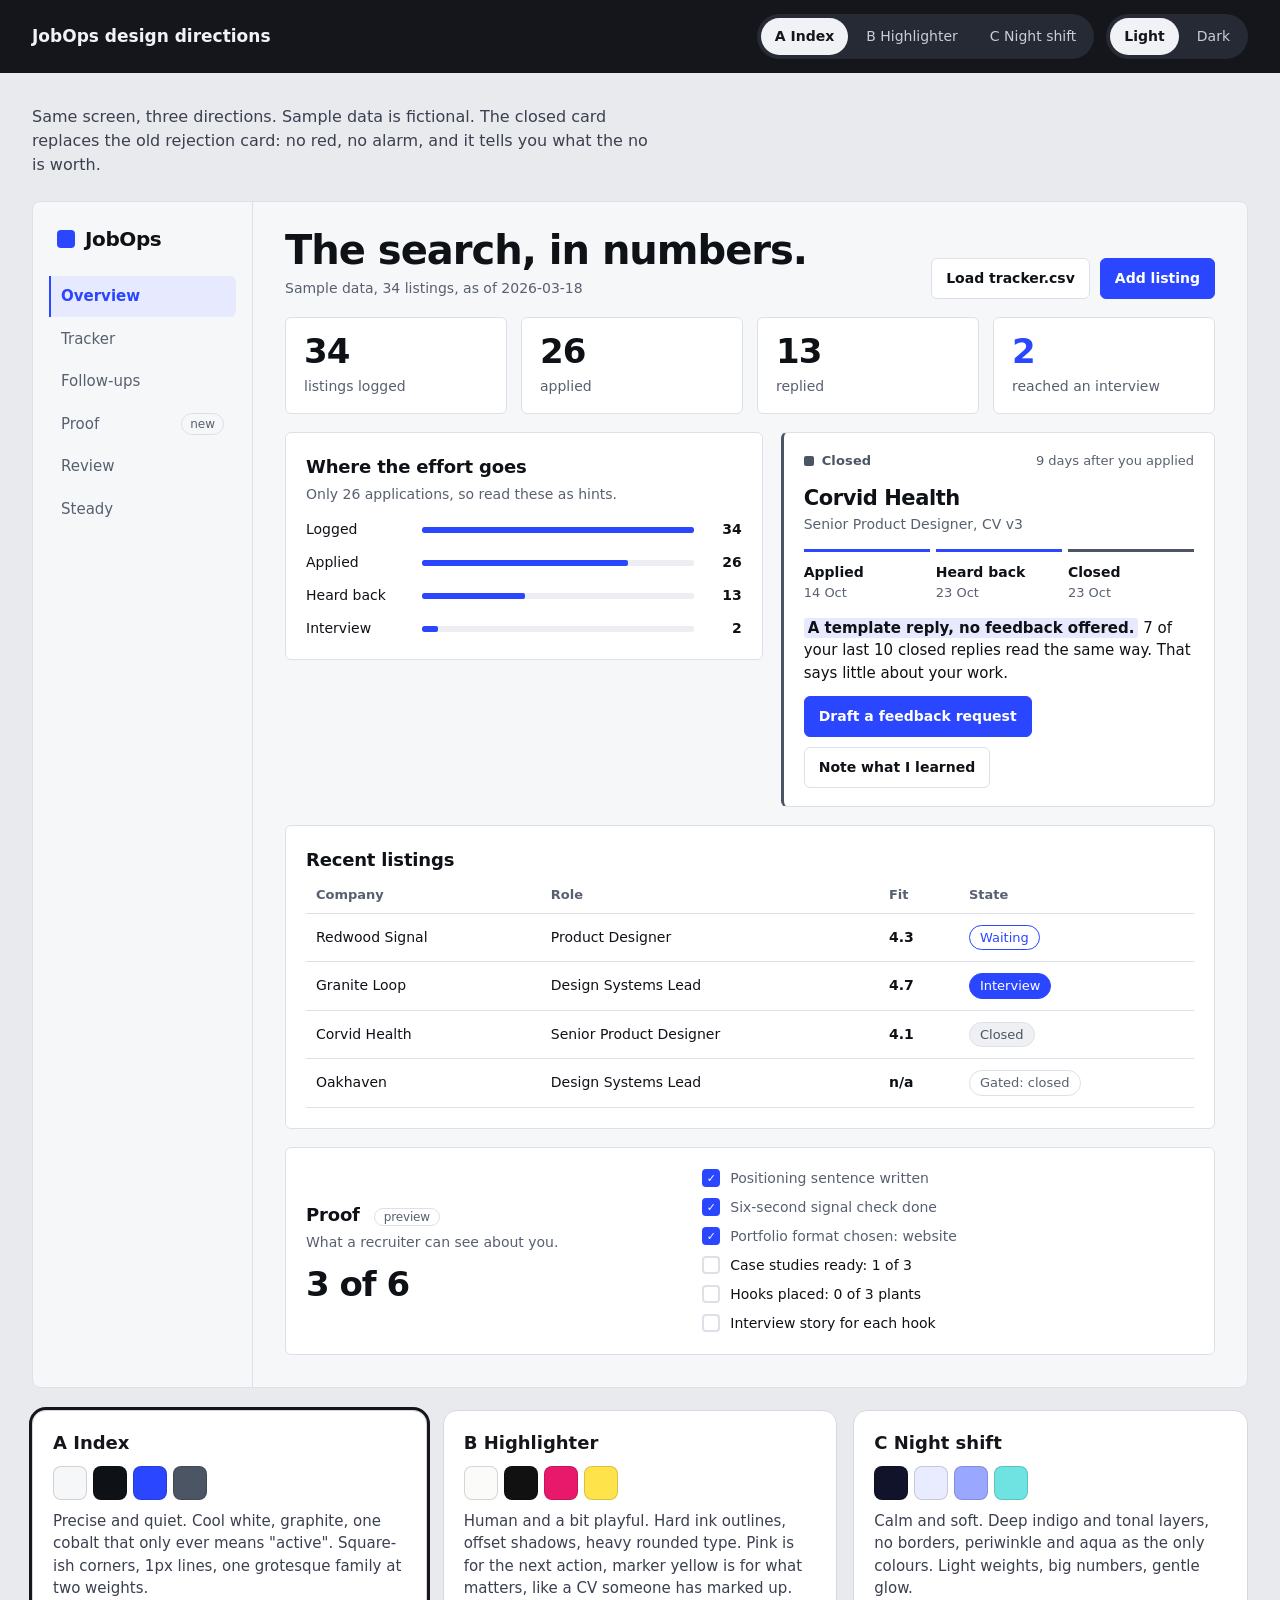
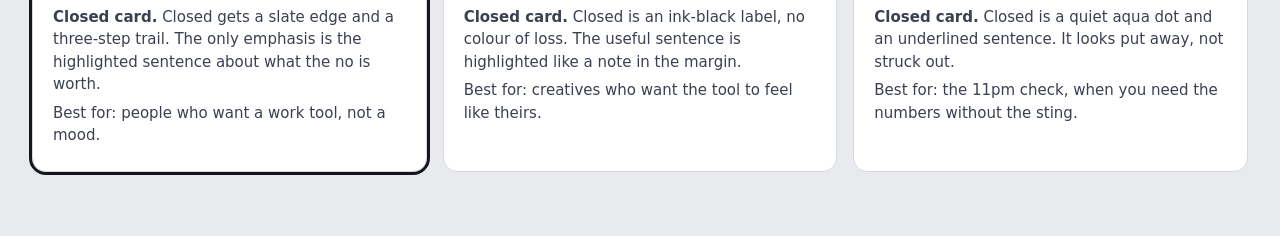
<file: design/alternatives/index.html>
<!doctype html>
<html lang="en">
<head>
<meta charset="utf-8">
<meta name="viewport" content="width=device-width, initial-scale=1">
<title>JobOps design directions</title>
<meta name="description" content="Three alternative visual directions for the JobOps dashboard, with a redesigned closed-application card.">
<style>
:root{color-scheme:light dark}
*{box-sizing:border-box}
html,body{margin:0}
body{font-family:system-ui,-apple-system,"Segoe UI",Roboto,sans-serif;background:#e9eaee;color:#14161c;line-height:1.5;font-size:16px}
.bar{display:flex;flex-wrap:wrap;gap:12px 28px;align-items:center;justify-content:space-between;padding:14px clamp(16px,3vw,32px);background:#14161c;color:#f1f2f5}
.bar h1{font-size:17px;margin:0;font-weight:600}
.seg{display:inline-flex;gap:4px;padding:4px;border-radius:999px;background:#262a35}
.seg button{font:inherit;font-size:14px;border:0;background:transparent;color:#c9cdd8;padding:8px 14px;border-radius:999px;cursor:pointer;min-height:36px}
.seg button[aria-pressed="true"]{background:#f1f2f5;color:#14161c;font-weight:600}
.seg button:focus-visible,.stage button:focus-visible{outline:2px solid #7f93ff;outline-offset:2px}
.ctrls{display:flex;flex-wrap:wrap;gap:12px}
.wrap{max-width:1320px;margin:0 auto;padding:24px clamp(12px,3vw,32px) 64px}
.lead{max-width:62ch;margin:8px 0 24px;color:#3b4050}

/* ---------- tokens per direction ---------- */
.stage{--bg:#f6f7f9;--raised:#fff;--sunk:#eceef2;--ink:#0e1116;--muted:#586070;--line:#dde1e7;--accent:#2b46ff;--accent-soft:#e7eaff;--on-accent:#fff;--closed:#4b5563;--closed-soft:#eef0f3;--mark:#e7eaff;--r:6px;--rl:8px;--fd:system-ui,-apple-system,"Segoe UI","Helvetica Neue",sans-serif;--wd:600;--kpi:34px;--shadow:none;--bd:1px solid var(--line)}
.stage[data-dir="a"][data-theme="dark"]{--bg:#0d1016;--raised:#151a22;--sunk:#0a0d12;--ink:#eef1f5;--muted:#9aa4b4;--line:#262d38;--accent:#8497ff;--accent-soft:#1c2340;--on-accent:#0d1016;--closed:#aab3c2;--closed-soft:#1b212b;--mark:#1c2340}
.stage[data-dir="b"]{--bg:#fbfbfa;--raised:#fff;--sunk:#f1eff9;--ink:#111;--muted:#4d4d55;--line:#111;--accent:#e8196a;--accent-soft:#ffe1ee;--on-accent:#fff;--closed:#111;--closed-soft:#fff;--mark:#ffe34a;--r:14px;--rl:20px;--fd:ui-rounded,"SF Pro Rounded","Arial Rounded MT Bold","Trebuchet MS",system-ui,sans-serif;--wd:800;--kpi:54px;--shadow:4px 4px 0 var(--ink);--bd:2px solid var(--ink)}
.stage[data-dir="b"][data-theme="dark"]{--bg:#151515;--raised:#1e1e1e;--sunk:#262236;--ink:#f6f6f4;--muted:#c3c3c8;--line:#f6f6f4;--accent:#ff6fa8;--accent-soft:#3a1b2a;--on-accent:#151515;--closed-soft:#1e1e1e;--closed:#f6f6f4;--mark:#ffe34a;--shadow:4px 4px 0 #f6f6f4}
.stage[data-dir="c"]{--bg:#f1f2fb;--raised:#fff;--sunk:#e6e8f6;--ink:#1a1d3a;--muted:#555a82;--line:#e0e3f4;--accent:#4652d8;--accent-soft:#e4e7ff;--on-accent:#fff;--closed:#4a4f7a;--closed-soft:#eceefb;--mark:#d7f4f3;--r:14px;--rl:22px;--fd:"Avenir Next","Century Gothic",Futura,"Trebuchet MS",system-ui,sans-serif;--wd:500;--kpi:46px;--shadow:0 1px 0 rgba(26,29,58,.04),0 10px 30px -12px rgba(46,52,120,.25);--bd:0 solid transparent;--aqua:#0d8c92}
.stage[data-dir="c"][data-theme="dark"]{--bg:#11132a;--raised:#1a1d3c;--sunk:#0d0f22;--ink:#e9ebff;--muted:#a0a6d4;--line:#2a2e5a;--accent:#9aa7ff;--accent-soft:#262b57;--on-accent:#11132a;--closed:#b7bce6;--closed-soft:#161936;--mark:#12363a;--shadow:0 10px 30px -14px rgba(0,0,0,.7);--aqua:#6fe3e1}
.stage[data-dir="c"]{--aqua:#0d8c92}

/* ---------- shell ---------- */
.stage{background:var(--bg);color:var(--ink);font-family:var(--fd);border-radius:var(--rl);overflow:hidden;display:grid;grid-template-columns:220px minmax(0,1fr);border:var(--bd);min-height:820px}
.stage[data-dir="c"]{border:0;box-shadow:var(--shadow)}
.side{padding:22px 16px;display:flex;flex-direction:column;gap:22px;border-right:1px solid var(--line)}
.stage[data-dir="b"] .side{border-right:2px solid var(--ink);background:var(--sunk)}
.stage[data-dir="c"] .side{border-right:0;background:var(--sunk)}
.brand{font-weight:var(--wd);font-size:20px;letter-spacing:-.02em;display:flex;align-items:center;gap:10px;padding:0 8px}
.dot{width:18px;height:18px;border-radius:50%;background:var(--accent);flex:none}
.stage[data-dir="a"] .dot{border-radius:4px}
.stage[data-dir="b"] .dot{border:2px solid var(--ink);background:var(--mark)}
.nav{display:grid;gap:2px}
.nav a{display:flex;justify-content:space-between;align-items:center;color:var(--muted);text-decoration:none;font-size:15px;padding:9px 12px;border-radius:var(--r)}
.nav a[aria-current]{color:var(--ink);font-weight:600}
.stage[data-dir="a"] .nav a[aria-current]{background:var(--accent-soft);color:var(--accent);box-shadow:inset 2px 0 0 var(--accent);border-radius:0 var(--r) var(--r) 0}
.stage[data-dir="b"] .nav a[aria-current]{background:var(--mark);color:#111;border:2px solid var(--ink)}
.stage[data-dir="c"] .nav a[aria-current]{background:var(--accent-soft);color:var(--ink);border-radius:999px}
.nav small{font-size:12px;border:1px solid var(--line);border-radius:999px;padding:1px 8px;color:var(--muted)}
.main{padding:26px clamp(16px,2.5vw,32px) 32px;display:grid;gap:18px;align-content:start;min-width:0}
.hd{display:flex;flex-wrap:wrap;gap:12px 20px;align-items:end;justify-content:space-between}
.hd h2{margin:0;font-size:clamp(26px,3.4vw,40px);line-height:1.1;letter-spacing:-.025em;font-weight:var(--wd)}
.hd p{margin:6px 0 0;color:var(--muted);font-size:14px}
.btn{font:inherit;font-size:14px;font-weight:600;cursor:pointer;color:var(--ink);background:var(--raised);border:1px solid var(--line);border-radius:var(--r);padding:9px 14px;min-height:40px}
.stage[data-dir="b"] .btn{border:2px solid var(--ink);box-shadow:3px 3px 0 var(--ink);border-radius:999px}
.stage[data-dir="c"] .btn{border:0;box-shadow:var(--shadow);border-radius:999px}
.btn.pri{background:var(--accent);color:var(--on-accent);border-color:var(--accent)}
.btn.ghost{background:transparent;box-shadow:none}
.stage[data-dir="b"] .btn.ghost{box-shadow:none;border-style:dashed}
.stage[data-dir="c"] .btn.ghost{box-shadow:inset 0 0 0 1px var(--line)}

.panel{background:var(--raised);border:var(--bd);border-radius:var(--rl);padding:20px;box-shadow:var(--shadow)}
.stage[data-dir="a"] .panel{border-radius:var(--r)}
.panel h3{margin:0 0 4px;font-size:18px;font-weight:var(--wd);letter-spacing:-.01em}
.sub{margin:0 0 14px;color:var(--muted);font-size:14px}
.kpis{display:grid;grid-template-columns:repeat(4,minmax(0,1fr));gap:14px}
.kpi{padding:16px 18px}
.kpi b{display:block;font-size:var(--kpi);line-height:1;font-weight:var(--wd);letter-spacing:-.03em;font-variant-numeric:tabular-nums}
.stage[data-dir="c"] .kpi b{font-weight:300}
.kpi span{display:block;margin-top:8px;color:var(--muted);font-size:14px}
.kpi.hot b{color:var(--accent)}
.stage[data-dir="b"] .kpi.hot{background:var(--mark);color:#111}
.stage[data-dir="b"] .kpi.hot b,.stage[data-dir="b"] .kpi.hot span{color:#111}
.row2{display:grid;grid-template-columns:minmax(0,1.1fr) minmax(0,1fr);gap:18px;align-items:start}

/* funnel */
.fun{display:grid;gap:12px;margin:0;padding:0;list-style:none}
.fun li{display:grid;grid-template-columns:104px minmax(0,1fr) 36px;gap:12px;align-items:center;font-size:14px}
.fun .t{height:10px;border-radius:99px;background:var(--sunk);position:relative;overflow:hidden}
.stage[data-dir="a"] .fun .t{height:6px;border-radius:2px}
.stage[data-dir="b"] .fun .t{height:16px;border:2px solid var(--ink);background:var(--raised)}
.fun .t i{position:absolute;inset:0 auto 0 0;background:var(--accent);border-radius:inherit}
.stage[data-dir="c"] .fun .t i{background:linear-gradient(90deg,var(--accent),var(--aqua))}
.fun b{text-align:right;font-variant-numeric:tabular-nums}

/* closed card: the redesign */
.closed{display:grid;gap:12px;background:var(--closed-soft);border:1px solid var(--line);border-radius:var(--rl);padding:18px 20px;box-shadow:var(--shadow)}
.stage[data-dir="a"] .closed{border-radius:var(--r);border-left:3px solid var(--closed);background:var(--raised)}
.stage[data-dir="b"] .closed{border:2px solid var(--ink);background:var(--raised)}
.stage[data-dir="c"] .closed{border:0;background:var(--raised)}
.c-top{display:flex;justify-content:space-between;gap:10px;align-items:center;font-size:13px;color:var(--muted)}
.c-state{display:inline-flex;align-items:center;gap:8px;font-weight:700;color:var(--closed);font-size:13px;letter-spacing:.01em}
.c-state::before{content:"";width:10px;height:10px;border-radius:50%;border:2px solid var(--closed)}
.stage[data-dir="a"] .c-state::before{border-radius:2px;background:var(--closed);border:0}
.stage[data-dir="b"] .c-state{background:var(--ink);color:var(--raised);padding:3px 10px;border-radius:999px}
.stage[data-dir="b"] .c-state::before{display:none}
.stage[data-dir="c"] .c-state::before{border:0;background:var(--aqua);box-shadow:0 0 0 4px color-mix(in srgb,var(--aqua) 22%,transparent)}
.closed h4{margin:0;font-size:21px;font-weight:var(--wd);letter-spacing:-.02em}
.c-role{margin:0;color:var(--muted);font-size:14px}
.trail{list-style:none;margin:2px 0;padding:0;display:grid;grid-template-columns:repeat(3,1fr);gap:6px}
.trail li{font-size:13px;color:var(--muted);padding-top:10px;border-top:3px solid var(--line);display:grid}
.trail li b{color:var(--ink);font-weight:600;font-size:14px}
.trail li.on{border-top-color:var(--accent)}
.trail li.end{border-top-color:var(--closed)}
.stage[data-dir="b"] .trail li{border-top:6px solid var(--line)}
.stage[data-dir="b"] .trail li.on{border-top-color:var(--accent)}
.stage[data-dir="b"] .trail li.end{border-top-color:var(--ink)}
.c-note{margin:0;font-size:15px}
.c-note mark{background:var(--mark);color:inherit;padding:1px 4px;border-radius:3px;font-weight:600}
.stage[data-dir="b"] .c-note mark{color:#111;background:linear-gradient(transparent 38%,var(--mark) 38%);padding:0 2px;border-radius:0}
.stage[data-dir="c"] .c-note mark{box-shadow:inset 0 -2px 0 var(--aqua);background:transparent;padding:0;border-radius:0}
.c-actions{display:flex;flex-wrap:wrap;gap:10px}

/* tracker */
.tw{overflow-x:auto}
table{width:100%;border-collapse:collapse;font-size:14px;min-width:560px}
th{text-align:left;font-weight:600;color:var(--muted);font-size:13px;padding:8px 10px;border-bottom:1px solid var(--line)}
td{padding:11px 10px;border-bottom:1px solid var(--line)}
.stage[data-dir="b"] th,.stage[data-dir="b"] td{border-bottom:2px solid var(--ink)}
.stage[data-dir="c"] th,.stage[data-dir="c"] td{border-bottom:1px solid var(--line)}
td.n{font-variant-numeric:tabular-nums;font-weight:600}
.pill{display:inline-block;font-size:13px;padding:2px 10px;border-radius:99px;border:1px solid var(--line);color:var(--muted)}
.pill.w{border-color:var(--accent);color:var(--accent)}
.pill.i{background:var(--accent);color:var(--on-accent);border-color:var(--accent)}
.pill.c{background:var(--closed-soft);color:var(--closed)}
.stage[data-dir="b"] .pill{border:2px solid var(--ink);color:var(--ink)}
.stage[data-dir="b"] .pill.i{background:var(--accent);color:#fff;border-color:var(--ink)}
.stage[data-dir="b"] .pill.c{background:var(--ink);color:var(--raised)}
.stage[data-dir="b"] .pill.w{color:var(--ink);background:var(--mark)}

/* proof */
.proof{display:grid;grid-template-columns:minmax(0,1fr) minmax(0,1.3fr);gap:18px;align-items:center}
.big{font-size:var(--kpi);font-weight:var(--wd);line-height:1;letter-spacing:-.03em}
.chk{list-style:none;margin:0;padding:0;display:grid;gap:8px;font-size:14px}
.chk li{display:flex;gap:10px;align-items:center}
.chk i{width:18px;height:18px;border-radius:50%;border:2px solid var(--line);flex:none;display:grid;place-items:center;font-style:normal;font-size:11px}
.stage[data-dir="a"] .chk i{border-radius:4px}
.chk li.ok i{background:var(--accent);border-color:var(--accent);color:var(--on-accent)}
.chk li.ok span{color:var(--muted)}
.tag{font-size:12px;border:1px solid var(--line);border-radius:99px;padding:1px 9px;color:var(--muted);margin-left:8px;font-weight:500}

/* notes */
.notes{display:grid;grid-template-columns:repeat(3,minmax(0,1fr));gap:16px;margin-top:22px}
.note{background:#fff;border-radius:14px;padding:18px 20px;border:1px solid #d6d8df}
.note.cur{outline:3px solid #14161c}
.note h3{margin:0 0 6px;font-size:18px}
.note p{margin:6px 0;color:#3b4050;font-size:15px}
.sw{display:flex;gap:6px;margin:10px 0}
.sw i{width:34px;height:34px;border-radius:8px;border:1px solid rgba(0,0,0,.15)}
@media (max-width:1000px){.stage{grid-template-columns:1fr}.side{border-right:0!important;border-bottom:1px solid var(--line);flex-direction:row;flex-wrap:wrap;align-items:center}.nav{grid-auto-flow:column;overflow-x:auto}.kpis{grid-template-columns:repeat(2,minmax(0,1fr))}.row2,.proof,.notes{grid-template-columns:1fr}}
@media (prefers-reduced-motion:no-preference){.stage,.panel,.closed{transition:background-color .25s,color .25s}}
.skip { position: absolute; left: 16px; top: -64px; z-index: 100; padding: 12px 18px; border-radius: 12px; background: var(--ink); color: var(--surface); font: 600 1rem var(--sans); text-decoration: none; }
.skip:focus { top: 16px; outline: 3px solid var(--calm); outline-offset: 3px; }
main:focus { outline: none; }
</style>
</head>
<body>
<a class="skip" href="#main">Skip to content</a>
<main id="main" tabindex="-1">
<div class="bar">
  <h1>JobOps design directions</h1>
  <div class="ctrls">
    <div class="seg" role="group" aria-label="Direction">
      <button data-dir="a" aria-pressed="true">A Index</button>
      <button data-dir="b" aria-pressed="false">B Highlighter</button>
      <button data-dir="c" aria-pressed="false">C Night shift</button>
    </div>
    <div class="seg" role="group" aria-label="Theme">
      <button data-theme="light" aria-pressed="true">Light</button>
      <button data-theme="dark" aria-pressed="false">Dark</button>
    </div>
  </div>
</div>
<div class="wrap">
  <p class="lead">Same screen, three directions. Sample data is fictional. The closed card replaces the old rejection card: no red, no alarm, and it tells you what the no is worth.</p>

  <div class="stage" id="stage" data-dir="a" data-theme="light">
    <aside class="side">
      <div class="brand"><span class="dot"></span>JobOps</div>
      <nav class="nav" aria-label="Sample navigation">
        <a href="#" aria-current="page">Overview</a><a href="#">Tracker</a><a href="#">Follow-ups</a><a href="#">Proof <small>new</small></a><a href="#">Review</a><a href="#">Steady</a>
      </nav>
    </aside>
    <div class="main">
      <div class="hd">
        <div><h2>The search, in numbers.</h2><p>Sample data, 34 listings, as of 2026-03-18</p></div>
        <div style="display:flex;gap:10px;flex-wrap:wrap"><button class="btn">Load tracker.csv</button><button class="btn pri">Add listing</button></div>
      </div>

      <div class="kpis">
        <div class="panel kpi"><b>34</b><span>listings logged</span></div>
        <div class="panel kpi"><b>26</b><span>applied</span></div>
        <div class="panel kpi"><b>13</b><span>replied</span></div>
        <div class="panel kpi hot"><b>2</b><span>reached an interview</span></div>
      </div>

      <div class="row2">
        <section class="panel">
          <h3>Where the effort goes</h3>
          <p class="sub">Only 26 applications, so read these as hints.</p>
          <ul class="fun">
            <li><span>Logged</span><span class="t"><i style="width:100%"></i></span><b>34</b></li>
            <li><span>Applied</span><span class="t"><i style="width:76%"></i></span><b>26</b></li>
            <li><span>Heard back</span><span class="t"><i style="width:38%"></i></span><b>13</b></li>
            <li><span>Interview</span><span class="t"><i style="width:6%"></i></span><b>2</b></li>
          </ul>
        </section>

        <article class="closed" aria-label="Closed application">
          <div class="c-top"><span class="c-state">Closed</span><span>9 days after you applied</span></div>
          <div><h4>Corvid Health</h4><p class="c-role">Senior Product Designer, CV v3</p></div>
          <ol class="trail"><li class="on"><b>Applied</b>14 Oct</li><li class="on"><b>Heard back</b>23 Oct</li><li class="end"><b>Closed</b>23 Oct</li></ol>
          <p class="c-note"><mark>A template reply, no feedback offered.</mark> 7 of your last 10 closed replies read the same way. That says little about your work.</p>
          <div class="c-actions"><button class="btn pri">Draft a feedback request</button><button class="btn ghost">Note what I learned</button></div>
        </article>
      </div>

      <section class="panel tw">
        <h3>Recent listings</h3>
        <table>
          <thead><tr><th>Company</th><th>Role</th><th>Fit</th><th>State</th></tr></thead>
          <tbody>
            <tr><td>Redwood Signal</td><td>Product Designer</td><td class="n">4.3</td><td><span class="pill w">Waiting</span></td></tr>
            <tr><td>Granite Loop</td><td>Design Systems Lead</td><td class="n">4.7</td><td><span class="pill i">Interview</span></td></tr>
            <tr><td>Corvid Health</td><td>Senior Product Designer</td><td class="n">4.1</td><td><span class="pill c">Closed</span></td></tr>
            <tr><td>Oakhaven</td><td>Design Systems Lead</td><td class="n">n/a</td><td><span class="pill">Gated: closed</span></td></tr>
          </tbody>
        </table>
      </section>

      <section class="panel proof">
        <div><h3>Proof <span class="tag">preview</span></h3><p class="sub">What a recruiter can see about you.</p><div class="big">3 of 6</div></div>
        <ul class="chk">
          <li class="ok"><i>✓</i><span>Positioning sentence written</span></li>
          <li class="ok"><i>✓</i><span>Six-second signal check done</span></li>
          <li class="ok"><i>✓</i><span>Portfolio format chosen: website</span></li>
          <li><i></i><span>Case studies ready: 1 of 3</span></li>
          <li><i></i><span>Hooks placed: 0 of 3 plants</span></li>
          <li><i></i><span>Interview story for each hook</span></li>
        </ul>
      </section>
    </div>
  </div>

  <div class="notes" id="notes"></div>
</div>
</main>
<script>
(function(){
  var stage=document.getElementById('stage'),notes=document.getElementById('notes');
  var D={
    a:{n:'A Index',t:'Precise and quiet. Cool white, graphite, one cobalt that only ever means "active". Square-ish corners, 1px lines, one grotesque family at two weights.',sw:['#f6f7f9','#0e1116','#2b46ff','#4b5563'],c:'Closed gets a slate edge and a three-step trail. The only emphasis is the highlighted sentence about what the no is worth.',f:'Best for: people who want a work tool, not a mood.'},
    b:{n:'B Highlighter',t:'Human and a bit playful. Hard ink outlines, offset shadows, heavy rounded type. Pink is for the next action, marker yellow is for what matters, like a CV someone has marked up.',sw:['#fbfbfa','#111111','#e8196a','#ffe34a'],c:'Closed is an ink-black label, no colour of loss. The useful sentence is highlighted like a note in the margin.',f:'Best for: creatives who want the tool to feel like theirs.'},
    c:{n:'C Night shift',t:'Calm and soft. Deep indigo and tonal layers, no borders, periwinkle and aqua as the only colours. Light weights, big numbers, gentle glow.',sw:['#11132a','#e9ebff','#9aa7ff','#6fe3e1'],c:'Closed is a quiet aqua dot and an underlined sentence. It looks put away, not struck out.',f:'Best for: the 11pm check, when you need the numbers without the sting.'}
  };
  function render(k){
    var h='';['a','b','c'].forEach(function(x){var d=D[x];h+='<div class="note'+(x===k?' cur':'')+'"><h3>'+d.n+'</h3><div class="sw">'+d.sw.map(function(c){return '<i style="background:'+c+'"></i>'}).join('')+'</div><p>'+d.t+'</p><p><strong>Closed card.</strong> '+d.c+'</p><p>'+d.f+'</p></div>'});
    notes.innerHTML=h;
  }
  function set(attr,val){stage.setAttribute('data-'+attr,val);document.querySelectorAll('.seg [data-'+attr+']').forEach(function(b){b.setAttribute('aria-pressed',String(b.getAttribute('data-'+attr)===val))});if(attr==='dir')render(val)}
  document.querySelectorAll('.seg button').forEach(function(b){b.addEventListener('click',function(){var a=b.hasAttribute('data-dir')?'dir':'theme';set(a,b.getAttribute('data-'+a))})});
  render('a');
})();
</script>
</body>
</html>
</file>
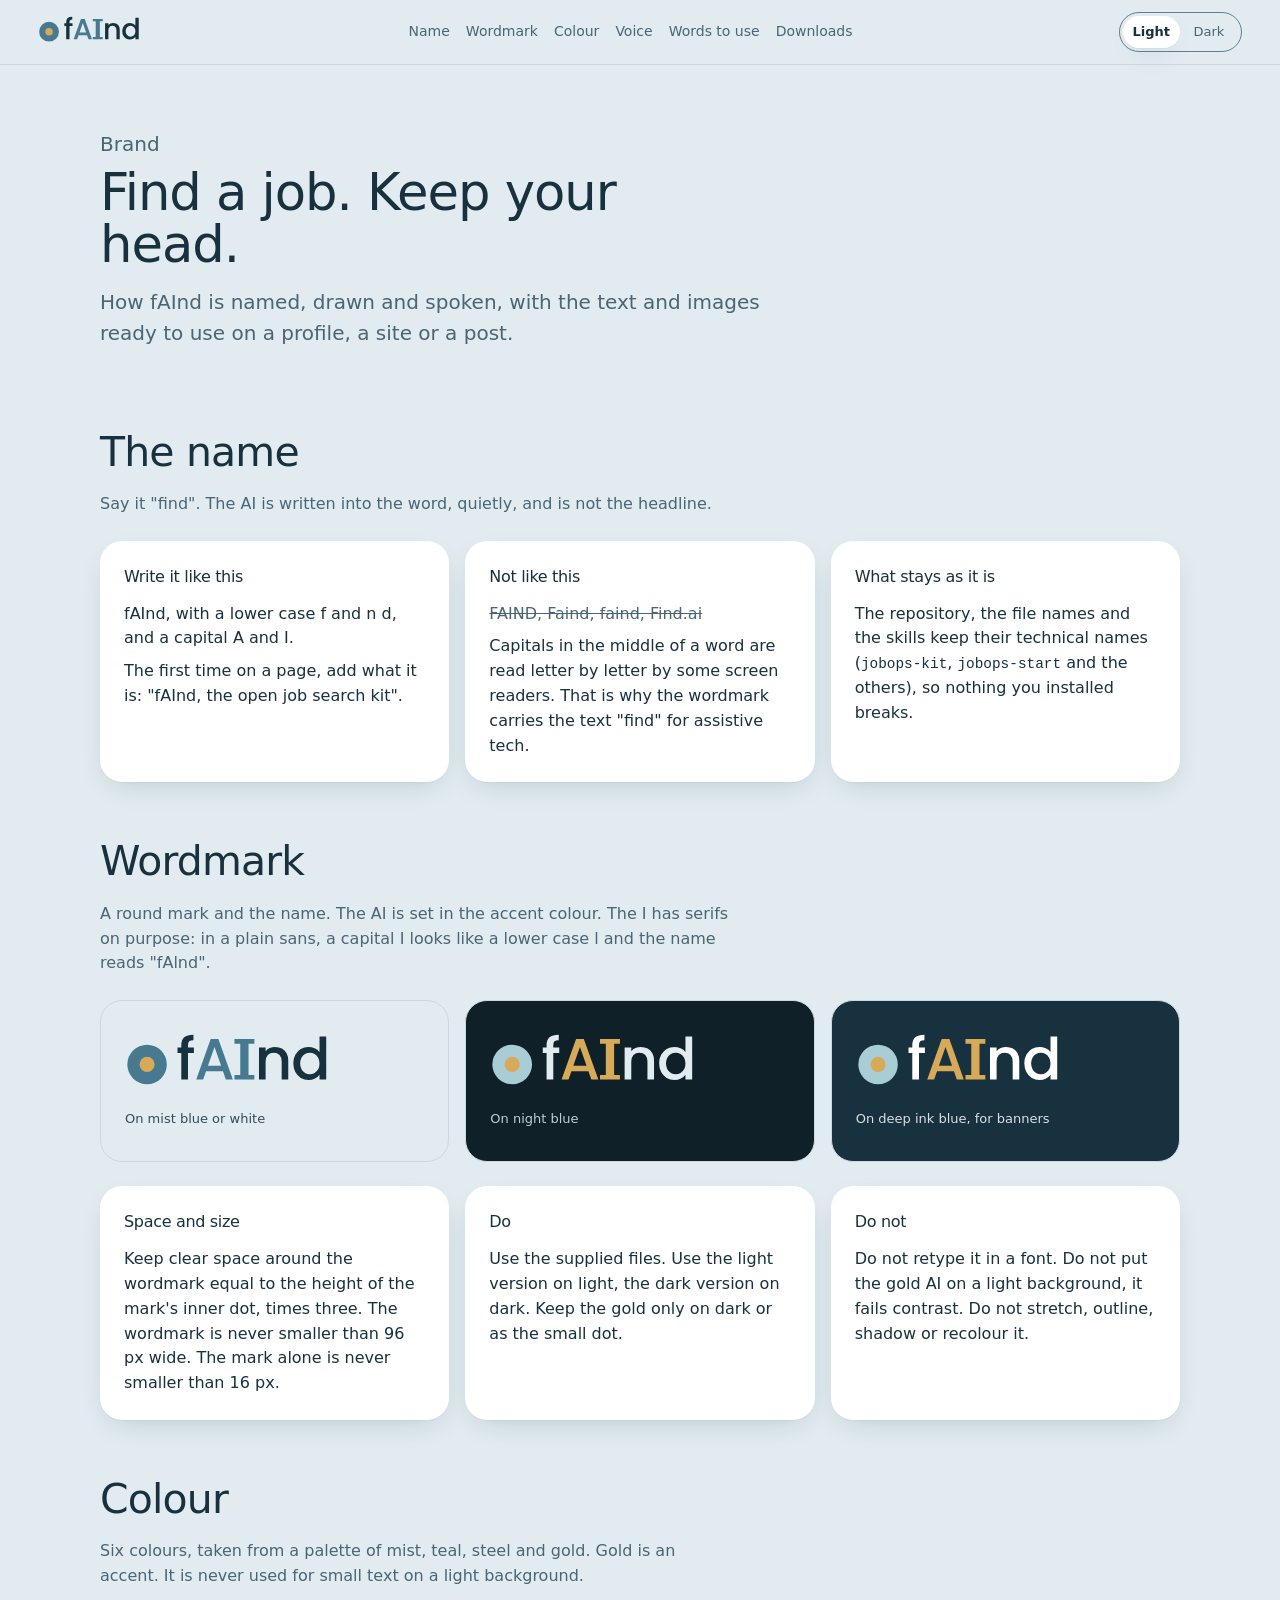
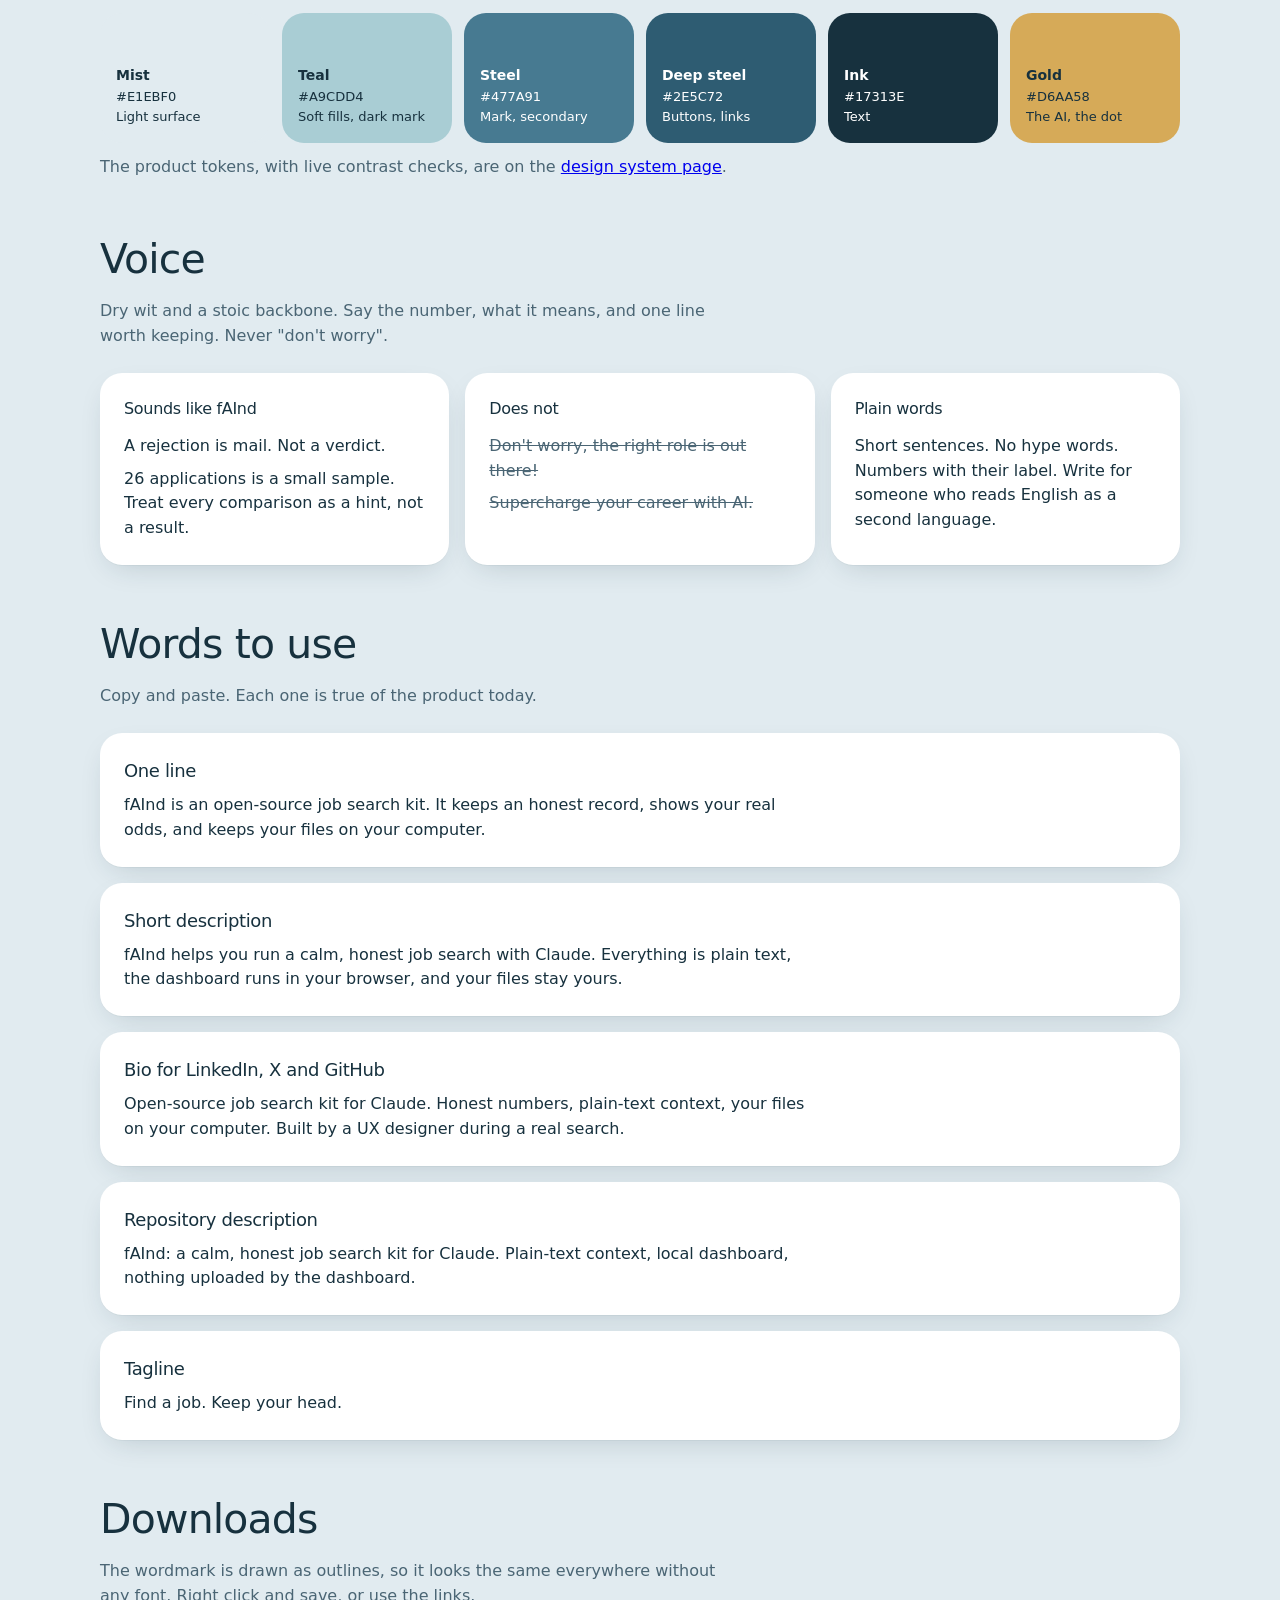
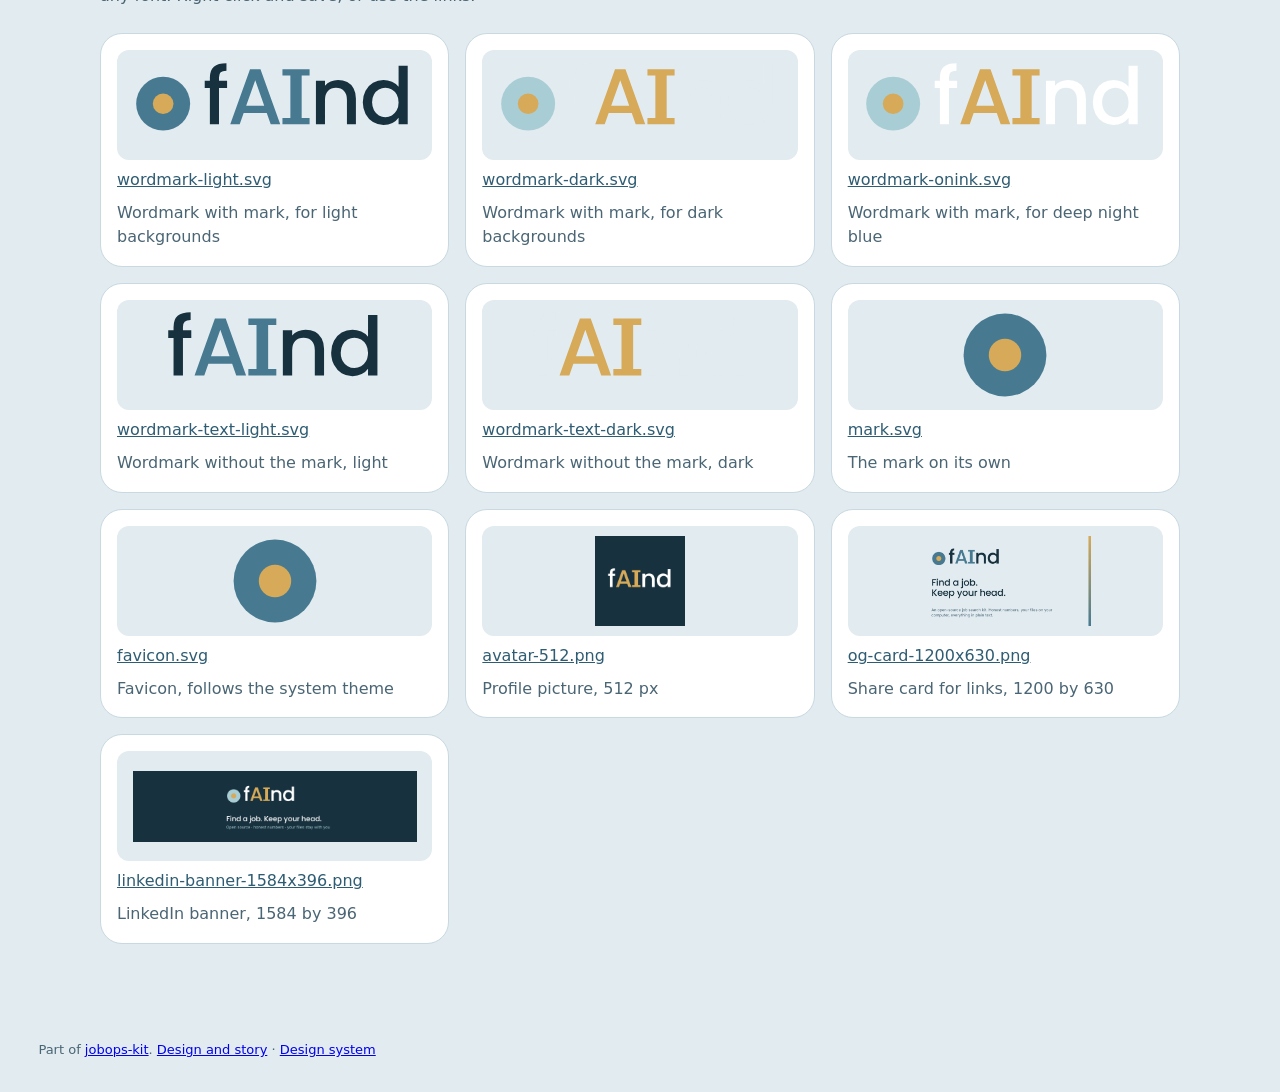
<file: design/brand/index.html>
<!doctype html>
<html lang="en" data-theme="light">
<head>
<meta charset="utf-8">
<link rel="icon" href="assets/favicon.svg" type="image/svg+xml">
<meta name="viewport" content="width=device-width, initial-scale=1">
<title>fAInd brand</title>
<meta name="description" content="The fAInd name, wordmark, colour, voice and ready-to-use text and images.">
<meta property="og:type" content="website">
<meta property="og:title" content="fAInd brand">
<meta property="og:description" content="The fAInd name, wordmark, colour, voice and ready-to-use text and images.">
<meta property="og:image" content="https://joselblas.github.io/jobops-kit/design/brand/assets/og-card-1200x630.png">
<meta name="twitter:card" content="summary_large_image">
<link rel="stylesheet" href="../../app/style.css">
<style>
body { font-size: 16px; }
.ds-skip { position: absolute; left: 12px; top: -60px; background: var(--accent); color: var(--on-accent); padding: 10px 16px; border-radius: var(--r-pill); z-index: 50; }
.ds-skip:focus { top: 12px; }
.ds-bar { position: sticky; top: 0; z-index: 10; display: flex; gap: var(--s-4); align-items: center; justify-content: space-between; flex-wrap: wrap; padding: var(--s-3) var(--gutter); background: var(--surface); border-bottom: 1px solid var(--line); }
.ds-bar nav { display: flex; gap: var(--s-4); flex-wrap: wrap; }
.ds-bar a { color: var(--ink-muted); text-decoration: none; font-size: 14px; }
.ds-bar a:hover { color: var(--ink); text-decoration: underline; }
.ds-wrap { width: min(1080px, 100% - 2 * var(--gutter)); margin-inline: auto; padding-bottom: var(--s-8); }
.ds-hero { padding: var(--s-7) 0 var(--s-5); }
.ds-hero h1 { max-width: 16ch; }
.ds-hero p { font-size: 20px; color: var(--ink-muted); max-width: 52ch; margin-top: var(--s-4); }
.ds-sec { padding-top: var(--s-7); }
.ds-sec > h2 { font-size: clamp(1.8rem, 3.2vw, 2.6rem); margin-bottom: var(--s-2); }
.ds-sec > .lead { color: var(--ink-muted); max-width: 62ch; margin-bottom: var(--s-5); }
.ds-principles { display: grid; grid-template-columns: repeat(auto-fit, minmax(230px, 1fr)); gap: var(--s-4); list-style: none; padding: 0; margin: 0; }
.ds-principles li { background: var(--surface-raised); box-shadow: var(--shadow); border-radius: var(--r-md); padding: var(--s-5); }
.ds-principles h3 { font-size: 20px; margin-bottom: var(--s-2); }
.ds-principles p { color: var(--ink-muted); font-size: 14px; }
.ds-swatches { list-style: none; padding: 0; margin: 0; display: grid; grid-template-columns: repeat(auto-fill, minmax(230px, 1fr)); gap: var(--s-4); }
.ds-swatches li { display: flex; gap: var(--s-3); align-items: flex-start; font-size: 13px; }
.ds-sw { width: 44px; height: 44px; border-radius: var(--r-sm); border: 1px solid var(--line-strong); flex: none; }
table.ds-t { width: 100%; border-collapse: collapse; font-size: 14px; background: var(--surface-raised); border-radius: var(--r-md); overflow: hidden; box-shadow: var(--shadow); }
.ds-t th, .ds-t td { text-align: left; padding: 10px var(--s-4); border-bottom: 1px solid var(--line); }
.ds-t th { font-weight: 500; color: var(--ink-muted); font-size: 13px; }
.ds-pass { font-weight: 600; }
.ds-type { display: grid; gap: var(--s-4); }
.ds-type > div { display: grid; grid-template-columns: 150px minmax(0, 1fr); gap: var(--s-4); align-items: baseline; border-bottom: 1px solid var(--line); padding-bottom: var(--s-3); }
.ds-type code { color: var(--ink-muted); font-size: 12px; }
.ds-scale { display: grid; gap: var(--s-2); }
.ds-scale > div { display: grid; grid-template-columns: 110px 60px minmax(0, 1fr); gap: var(--s-3); align-items: center; font-size: 13px; }
.ds-scale i { display: block; max-width: 100%; height: 14px; background: var(--accent); border-radius: 3px; }
.ds-radii { display: flex; gap: var(--s-5); flex-wrap: wrap; }
.ds-radii div { width: 120px; height: 84px; background: var(--surface-raised); box-shadow: var(--shadow); display: grid; place-items: center; font-size: 13px; text-align: center; }
.ds-comp { margin-top: var(--s-6); padding: var(--s-5); background: var(--surface-sunken); border-radius: var(--r-md); }
.ds-comp-head { margin-bottom: var(--s-4); }
.ds-comp-head h3 { font-size: 24px; }
.ds-comp-head p { color: var(--ink-muted); max-width: 64ch; margin-top: 4px; }
.ds-demo { background: var(--surface); border: 1px solid var(--line); border-radius: var(--r-sm); padding: var(--s-5); display: flex; flex-wrap: wrap; gap: var(--s-3); align-items: flex-start; }
.ds-demo > .callout, .ds-demo > .field, .ds-demo > .kpis, .ds-demo > .chk, .ds-demo > .proof-empty, .ds-demo > .chips, .ds-demo > .seg { flex: 1 1 100%; }
.ds-demo .more-menu { position: static; margin-top: 6px; }
.ds-demo details.more { position: static; }
.ds-code { margin-top: var(--s-3); }
.ds-code summary { cursor: pointer; font-size: 14px; color: var(--ink-muted); }
.ds-code pre { overflow-x: auto; background: var(--surface-raised); border: 1px solid var(--line); border-radius: var(--r-sm); padding: var(--s-4); font-size: 12.5px; line-height: 1.5; }
.ds-a11y { margin-top: var(--s-3); font-size: 14px; color: var(--ink-muted); max-width: 70ch; }
@media (max-width: 560px) { .ds-type > div { grid-template-columns: minmax(0, 1fr); gap: 4px; } .ds-scale > div { grid-template-columns: 70px 50px minmax(0, 1fr); } .ds-demo { padding: var(--s-4); } .ds-comp { padding: var(--s-4); } }
footer.ds-foot { padding: var(--s-6) var(--gutter); color: var(--ink-muted); font-size: 13px; }

/* fAInd wordmark: colours come from tokens, so it follows the theme */
:root { --gold: #D6AA58; --wm-ai: #477A91; --wm-disc: #477A91; }
:root[data-theme="dark"] { --wm-ai: #D6AA58; --wm-disc: #A9CDD4; }
.wm { display: inline-block; height: 30px; width: auto; vertical-align: middle; }
.wm .i { fill: var(--ink); } .wm .a { fill: var(--wm-ai); } .wm .d { fill: var(--wm-disc); } .wm .o { fill: var(--gold); }
.pill .wm { height: 24px; } .center .wm { height: 38px; }

.ds-lock { display: grid; grid-template-columns: repeat(auto-fit, minmax(260px, 1fr)); gap: var(--s-4); }
.ds-lock > figure { margin: 0; border-radius: var(--r-md); padding: var(--s-6) var(--s-5); display: grid; gap: var(--s-3); justify-items: start; border: 1px solid var(--line); }
.ds-lock figcaption { font-size: 13px; opacity: .85; }
.ds-lock img { height: 64px; width: auto; max-width: 100%; }
.lk-l { background: #E1EBF0; color: #17313E; } .lk-d { background: #0F2029; color: #E1EBF0; } .lk-i { background: #17313E; color: #fff; }
.bp { background: var(--surface-raised); box-shadow: var(--shadow); border-radius: var(--r-md); padding: var(--s-5); }
.bp + .bp { margin-top: var(--s-4); }
.bp h3 { font-size: 18px; margin-bottom: var(--s-2); }
.bp-t { font-size: 16px; max-width: 68ch; }
.ds-assets { list-style: none; padding: 0; margin: 0; display: grid; grid-template-columns: repeat(auto-fill, minmax(280px, 1fr)); gap: var(--s-4); }
.ds-assets li { background: var(--surface-raised); border: 1px solid var(--line); border-radius: var(--r-md); padding: var(--s-4); display: grid; gap: var(--s-2); }
.ds-assets .th { background: #E1EBF0; border-radius: var(--r-sm); height: 110px; display: grid; place-items: center; overflow: hidden; }
.ds-assets .th img { max-width: 90%; max-height: 90px; }
.ds-assets a { color: var(--accent); }
.say { display: grid; grid-template-columns: repeat(auto-fit, minmax(280px, 1fr)); gap: var(--s-4); }
.say > div { background: var(--surface-raised); box-shadow: var(--shadow); border-radius: var(--r-md); padding: var(--s-5); }
.say h3 { font-size: 16px; margin-bottom: var(--s-3); }
.say p + p { margin-top: var(--s-2); }
.say .no { color: var(--ink-muted); text-decoration: line-through; }
.pal { display: grid; grid-template-columns: repeat(auto-fit, minmax(150px, 1fr)); gap: var(--s-3); list-style: none; padding: 0; margin: 0; }
.pal li { border-radius: var(--r-md); padding: var(--s-4); min-height: 130px; display: flex; flex-direction: column; justify-content: flex-end; font-size: 13px; }
.pal b { font-size: 14px; }
</style>
</head>
<body>
<a class="ds-skip" href="#main">Skip to content</a>
<header class="ds-bar">
  <a class="brand" href="../../app/index.html" style="padding:0"><svg class="wm" viewBox="0 0 358 110" role="img" aria-label="find"><circle class="d" cx="38" cy="54" r="34"/><circle class="o" cx="38" cy="54" r="13"/><path class="i" d="M118.6 34.199999999999996H108.4V80.0H96.9V34.199999999999996H90.4V24.9H96.9V21.0Q96.9 11.5 101.95 7.149999999999999Q107.0 2.799999999999997 117.8 2.799999999999997V12.299999999999997Q112.6 12.299999999999997 110.5 14.249999999999996Q108.4 16.199999999999996 108.4 21.0V24.9H118.6Z M281.0 47.5V80.0H269.7V49.2Q269.7 41.8 266.0 37.849999999999994Q262.3 33.9 255.9 33.9Q249.5 33.9 245.75 37.849999999999994Q242.0 41.8 242.0 49.2V80.0H230.6V24.9H242.0V31.199999999999996Q244.8 27.799999999999997 249.15 25.9Q253.5 24.0 258.4 24.0Q264.9 24.0 270.04999999999995 26.7Q275.2 29.4 278.1 34.7Q281.0 40.0 281.0 47.5Z M315.8 24.0Q321.2 24.0 326.45 26.349999999999998Q331.7 28.699999999999996 334.8 32.599999999999994V6.0H346.3V80.0H334.8V71.7Q332.0 75.7 327.05 78.30000000000001Q322.1 80.9 315.7 80.9Q308.5 80.9 302.55 77.25Q296.6 73.6 293.15 67.05Q289.7 60.5 289.7 52.2Q289.7 43.9 293.15 37.5Q296.6 31.099999999999994 302.55 27.549999999999997Q308.5 24.0 315.8 24.0ZM318.1 33.9Q313.7 33.9 309.9 36.05Q306.1 38.199999999999996 303.75 42.349999999999994Q301.4 46.5 301.4 52.2Q301.4 57.9 303.75 62.2Q306.1 66.5 309.95000000000005 68.75Q313.8 71.0 318.1 71.0Q322.5 71.0 326.3 68.8Q330.1 66.6 332.45000000000005 62.349999999999994Q334.8 58.099999999999994 334.8 52.4Q334.8 46.699999999999996 332.45000000000005 42.5Q330.1 38.3 326.3 36.099999999999994Q322.5 33.9 318.1 33.9Z"/><path class="a" d="M168.60000000000002 65.8H139.5L134.5 80.0H122.60000000000001L147.5 10.399999999999991H160.7L185.60000000000002 80.0H173.60000000000002ZM165.4 56.5 154.1 24.199999999999996 142.7 56.5Z M188.40 80.00H222.60V72.16H212.62V18.34H222.60V10.50H188.40V18.34H198.38V72.16H188.40Z"/></svg></a>
  <nav aria-label="On this page"><a href="#name">Name</a><a href="#wordmark">Wordmark</a><a href="#colour">Colour</a><a href="#voice">Voice</a><a href="#words">Words to use</a><a href="#assets">Downloads</a></nav>
  <div class="seg" role="group" aria-label="Theme"><button type="button" data-theme-set="light" aria-pressed="true">Light</button><button type="button" data-theme-set="dark" aria-pressed="false">Dark</button></div>
</header>
<main id="main" tabindex="-1" class="ds-wrap">
  <div class="ds-hero">
    <p class="eyebrow">Brand</p>
    <h1>Find a job. Keep your head.</h1>
    <p>How fAInd is named, drawn and spoken, with the text and images ready to use on a profile, a site or a post.</p>
  </div>

  <section class="ds-sec" id="name" aria-labelledby="h-n"><h2 id="h-n">The name</h2>
    <p class="lead">Say it "find". The AI is written into the word, quietly, and is not the headline.</p>
    <div class="say">
      <div><h3>Write it like this</h3><p>fAInd, with a lower case f and n d, and a capital A and I.</p><p>The first time on a page, add what it is: "fAInd, the open job search kit".</p></div>
      <div><h3>Not like this</h3><p class="no">FAIND, Faind, faind, Find.ai</p><p>Capitals in the middle of a word are read letter by letter by some screen readers. That is why the wordmark carries the text "find" for assistive tech.</p></div>
      <div><h3>What stays as it is</h3><p>The repository, the file names and the skills keep their technical names (<code>jobops-kit</code>, <code>jobops-start</code> and the others), so nothing you installed breaks.</p></div>
    </div>
  </section>

  <section class="ds-sec" id="wordmark" aria-labelledby="h-w"><h2 id="h-w">Wordmark</h2>
    <p class="lead">A round mark and the name. The AI is set in the accent colour. The I has serifs on purpose: in a plain sans, a capital I looks like a lower case l and the name reads "fAlnd".</p>
    <div class="ds-lock">
      <figure class="lk-l"><img src="assets/wordmark-light.svg" alt="fAInd wordmark on a light background"><figcaption>On mist blue or white</figcaption></figure>
      <figure class="lk-d"><img src="assets/wordmark-dark.svg" alt="fAInd wordmark on a dark background"><figcaption>On night blue</figcaption></figure>
      <figure class="lk-i"><img src="assets/wordmark-onink.svg" alt="fAInd wordmark on deep ink blue"><figcaption>On deep ink blue, for banners</figcaption></figure>
    </div>
    <div class="say" style="margin-top:var(--s-5)">
      <div><h3>Space and size</h3><p>Keep clear space around the wordmark equal to the height of the mark's inner dot, times three. The wordmark is never smaller than 96 px wide. The mark alone is never smaller than 16 px.</p></div>
      <div><h3>Do</h3><p>Use the supplied files. Use the light version on light, the dark version on dark. Keep the gold only on dark or as the small dot.</p></div>
      <div><h3>Do not</h3><p>Do not retype it in a font. Do not put the gold AI on a light background, it fails contrast. Do not stretch, outline, shadow or recolour it.</p></div>
    </div>
  </section>

  <section class="ds-sec" id="colour" aria-labelledby="h-c"><h2 id="h-c">Colour</h2>
    <p class="lead">Six colours, taken from a palette of mist, teal, steel and gold. Gold is an accent. It is never used for small text on a light background.</p>
    <ul class="pal">
      <li style="background:#E1EBF0;color:#17313E"><b>Mist</b>#E1EBF0<br>Light surface</li>
      <li style="background:#A9CDD4;color:#17313E"><b>Teal</b>#A9CDD4<br>Soft fills, dark mark</li>
      <li style="background:#477A91;color:#fff"><b>Steel</b>#477A91<br>Mark, secondary</li>
      <li style="background:#2E5C72;color:#fff"><b>Deep steel</b>#2E5C72<br>Buttons, links</li>
      <li style="background:#17313E;color:#fff"><b>Ink</b>#17313E<br>Text</li>
      <li style="background:#D6AA58;color:#17313E"><b>Gold</b>#D6AA58<br>The AI, the dot</li>
    </ul>
    <p class="muted" style="margin-top:var(--s-3)">The product tokens, with live contrast checks, are on the <a href="../system/">design system page</a>.</p>
  </section>

  <section class="ds-sec" id="voice" aria-labelledby="h-v"><h2 id="h-v">Voice</h2>
    <p class="lead">Dry wit and a stoic backbone. Say the number, what it means, and one line worth keeping. Never "don't worry".</p>
    <div class="say">
      <div><h3>Sounds like fAInd</h3><p>A rejection is mail. Not a verdict.</p><p>26 applications is a small sample. Treat every comparison as a hint, not a result.</p></div>
      <div><h3>Does not</h3><p class="no">Don't worry, the right role is out there!</p><p class="no">Supercharge your career with AI.</p></div>
      <div><h3>Plain words</h3><p>Short sentences. No hype words. Numbers with their label. Write for someone who reads English as a second language.</p></div>
    </div>
  </section>

  <section class="ds-sec" id="words" aria-labelledby="h-t"><h2 id="h-t">Words to use</h2>
    <p class="lead">Copy and paste. Each one is true of the product today.</p>
    <div class="bp"><h3>One line</h3><p class="bp-t" id="bp-39356">fAInd is an open-source job search kit. It keeps an honest record, shows your real odds, and keeps your files on your computer.</p></div><div class="bp"><h3>Short description</h3><p class="bp-t" id="bp-57499">fAInd helps you run a calm, honest job search with Claude. Everything is plain text, the dashboard runs in your browser, and your files stay yours.</p></div><div class="bp"><h3>Bio for LinkedIn, X and GitHub</h3><p class="bp-t" id="bp-56973">Open-source job search kit for Claude. Honest numbers, plain-text context, your files on your computer. Built by a UX designer during a real search.</p></div><div class="bp"><h3>Repository description</h3><p class="bp-t" id="bp-52601">fAInd: a calm, honest job search kit for Claude. Plain-text context, local dashboard, nothing uploaded by the dashboard.</p></div><div class="bp"><h3>Tagline</h3><p class="bp-t" id="bp-37357">Find a job. Keep your head.</p></div>
  </section>

  <section class="ds-sec" id="assets" aria-labelledby="h-a"><h2 id="h-a">Downloads</h2>
    <p class="lead">The wordmark is drawn as outlines, so it looks the same everywhere without any font. Right click and save, or use the links.</p>
    <ul class="ds-assets">
      <li><div class="th"><img src="assets/wordmark-light.svg" alt=""></div><a href="assets/wordmark-light.svg" download>wordmark-light.svg</a><span class="muted">Wordmark with mark, for light backgrounds</span></li><li><div class="th"><img src="assets/wordmark-dark.svg" alt=""></div><a href="assets/wordmark-dark.svg" download>wordmark-dark.svg</a><span class="muted">Wordmark with mark, for dark backgrounds</span></li><li><div class="th"><img src="assets/wordmark-onink.svg" alt=""></div><a href="assets/wordmark-onink.svg" download>wordmark-onink.svg</a><span class="muted">Wordmark with mark, for deep night blue</span></li><li><div class="th"><img src="assets/wordmark-text-light.svg" alt=""></div><a href="assets/wordmark-text-light.svg" download>wordmark-text-light.svg</a><span class="muted">Wordmark without the mark, light</span></li><li><div class="th"><img src="assets/wordmark-text-dark.svg" alt=""></div><a href="assets/wordmark-text-dark.svg" download>wordmark-text-dark.svg</a><span class="muted">Wordmark without the mark, dark</span></li><li><div class="th"><img src="assets/mark.svg" alt=""></div><a href="assets/mark.svg" download>mark.svg</a><span class="muted">The mark on its own</span></li><li><div class="th"><img src="assets/favicon.svg" alt=""></div><a href="assets/favicon.svg" download>favicon.svg</a><span class="muted">Favicon, follows the system theme</span></li><li><div class="th"><img src="assets/avatar-512.png" alt=""></div><a href="assets/avatar-512.png" download>avatar-512.png</a><span class="muted">Profile picture, 512 px</span></li><li><div class="th"><img src="assets/og-card-1200x630.png" alt=""></div><a href="assets/og-card-1200x630.png" download>og-card-1200x630.png</a><span class="muted">Share card for links, 1200 by 630</span></li><li><div class="th"><img src="assets/linkedin-banner-1584x396.png" alt=""></div><a href="assets/linkedin-banner-1584x396.png" download>linkedin-banner-1584x396.png</a><span class="muted">LinkedIn banner, 1584 by 396</span></li>
    </ul>
  </section>
</main>
<footer class="ds-foot">Part of <a href="https://github.com/joselblas/jobops-kit">jobops-kit</a>. <a href="../">Design and story</a> · <a href="../system/">Design system</a></footer>
<script>
(function () {
  var root = document.documentElement;
  document.addEventListener("click", function (e) {
    var b = e.target.closest("[data-theme-set]"); if (!b) return;
    root.dataset.theme = b.dataset.themeSet; try { localStorage.setItem("jo.theme", b.dataset.themeSet); } catch (x) {}
    document.querySelectorAll("[data-theme-set]").forEach(function (y) { y.setAttribute("aria-pressed", String(y === b)); });
  });
  try { var sv = localStorage.getItem("jo.theme"); if (sv === "dark" || sv === "light") { root.dataset.theme = sv; document.querySelectorAll("[data-theme-set]").forEach(function (y) { y.setAttribute("aria-pressed", String(y.dataset.themeSet === sv)); }); } } catch (x) {}
})();
</script>
</body>
</html>
</file>
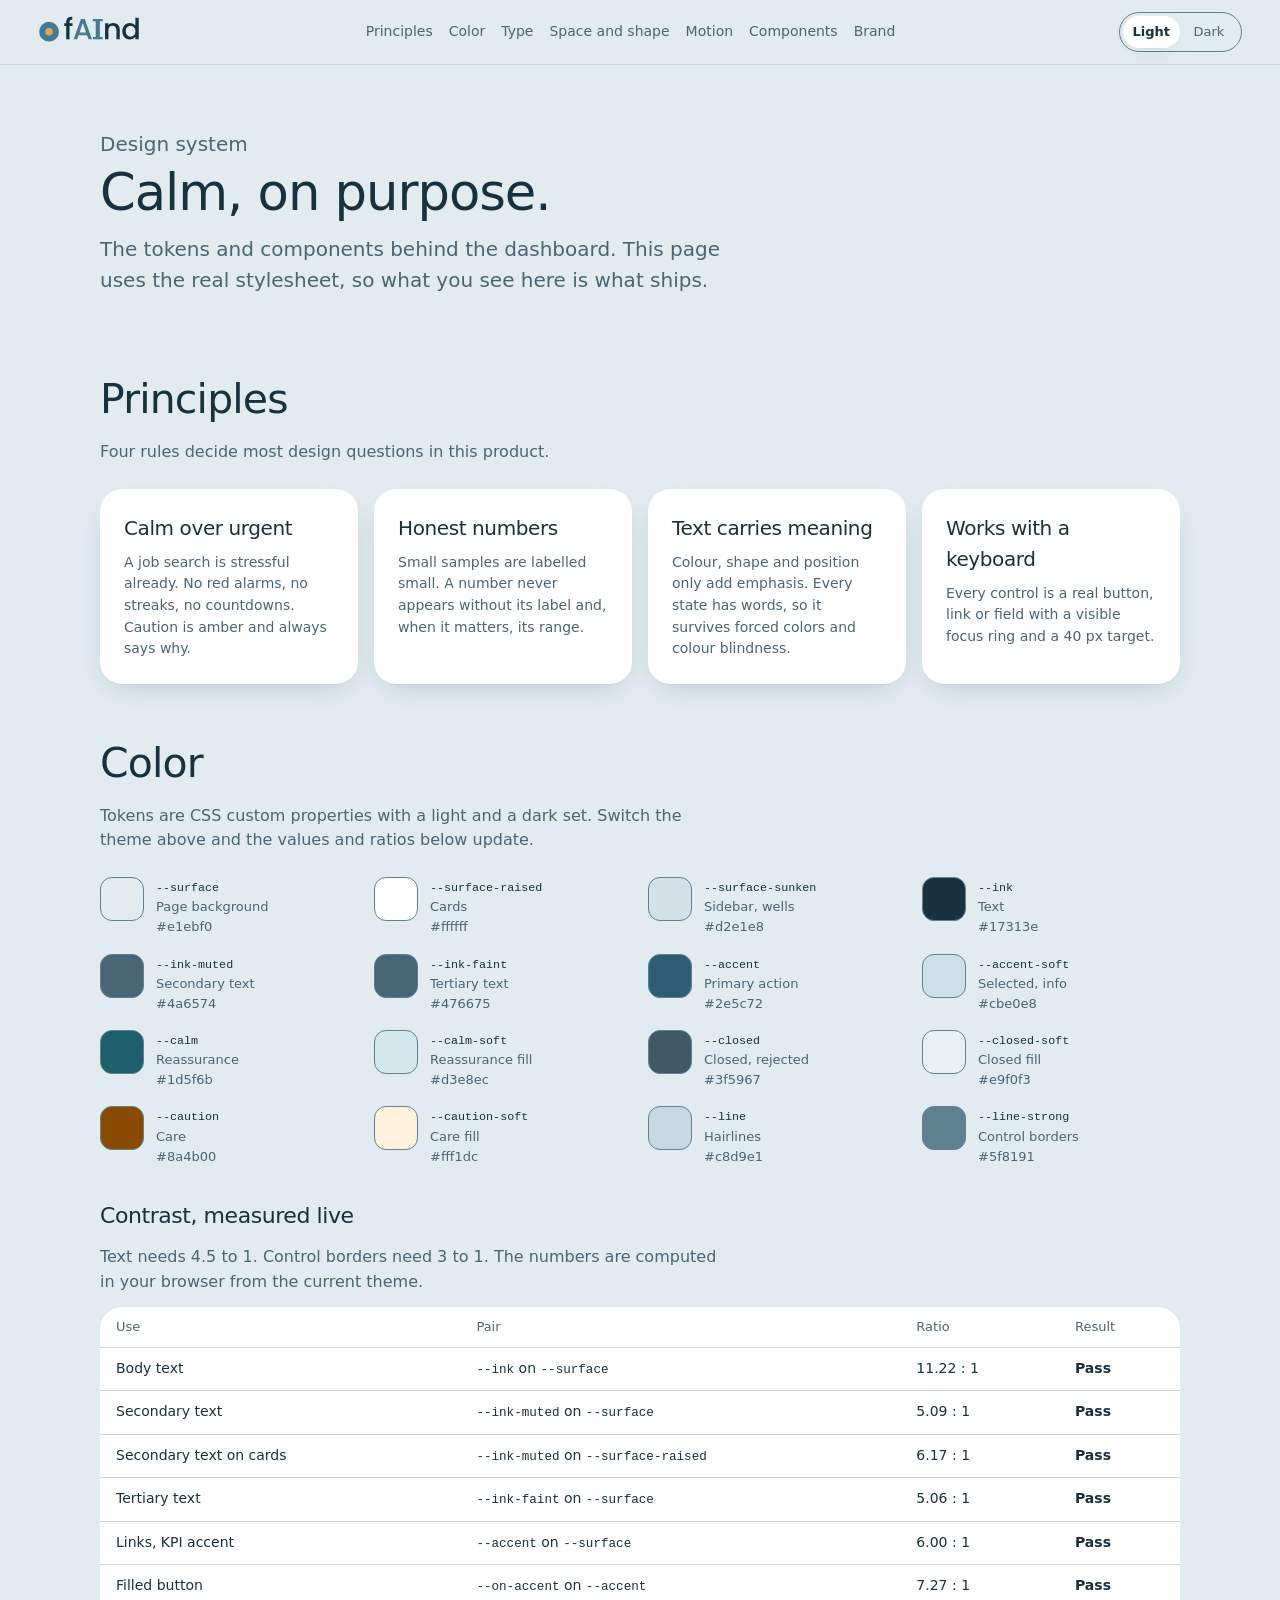
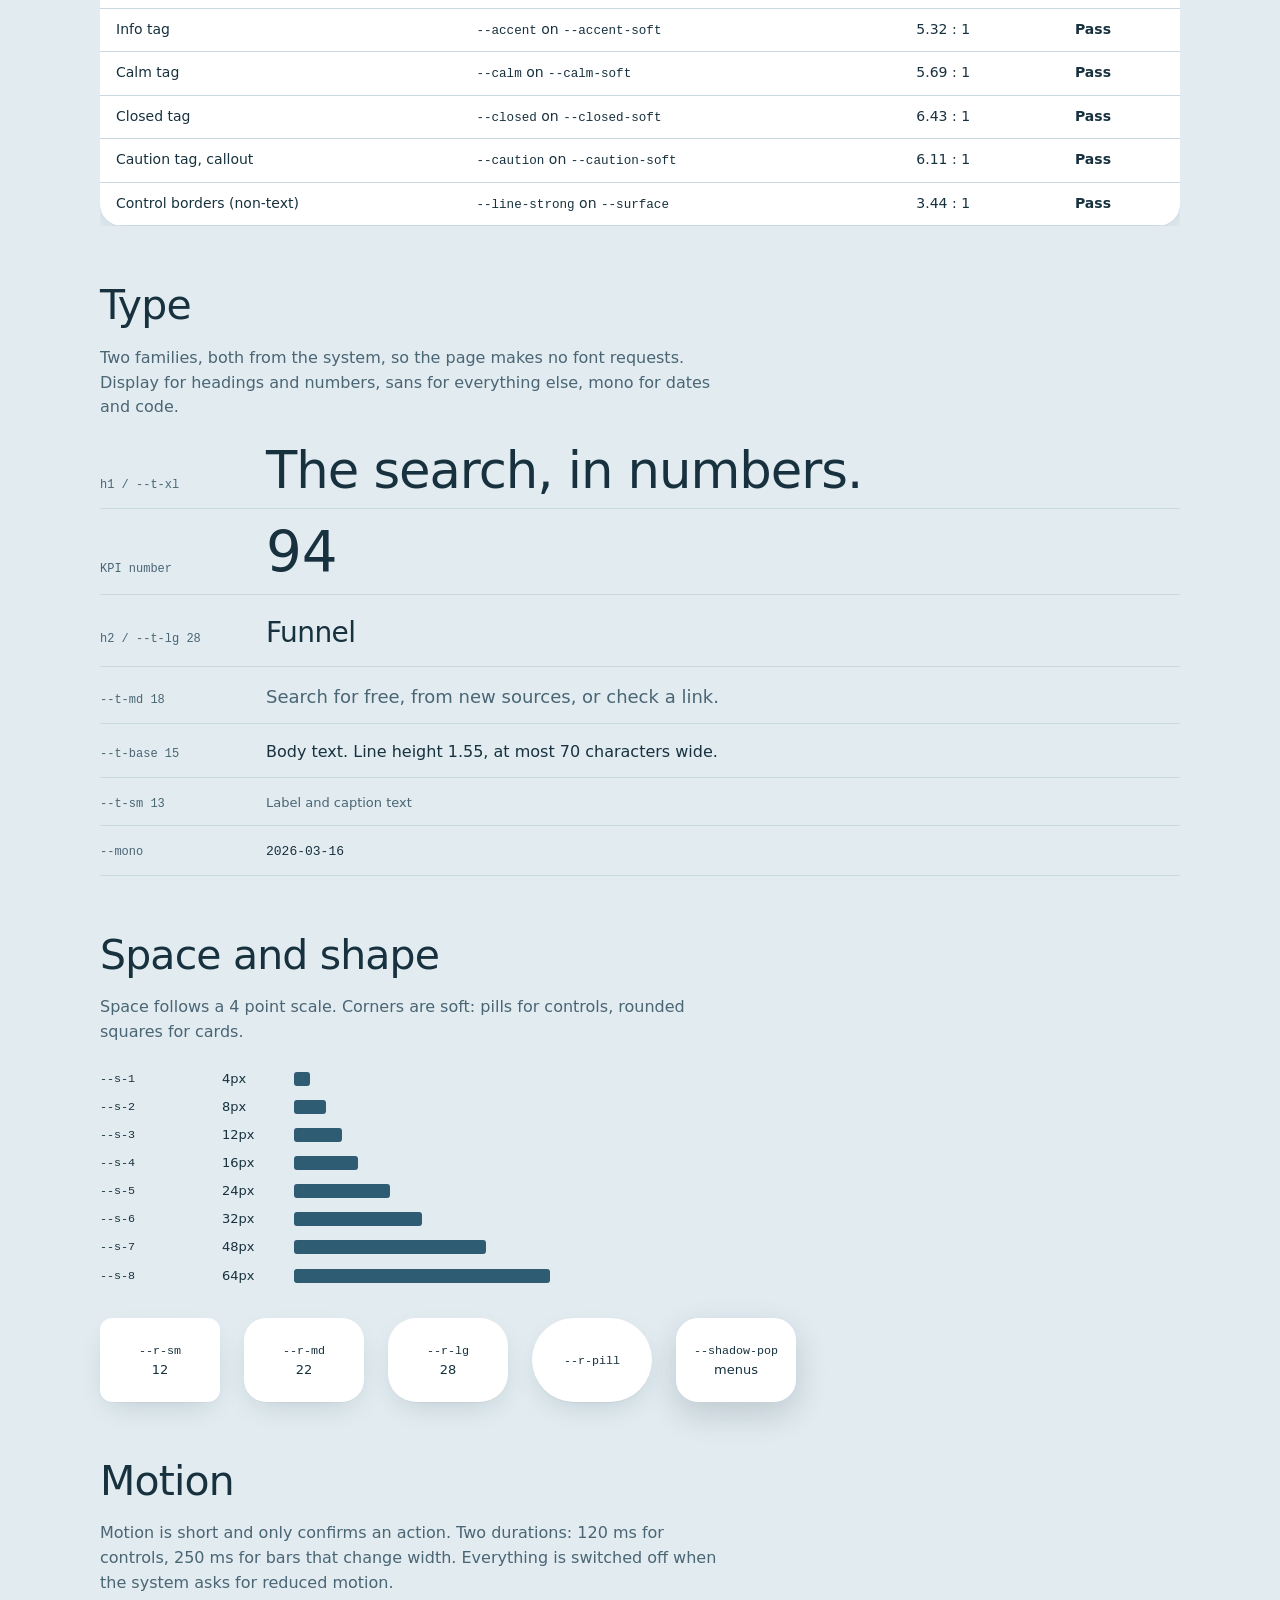
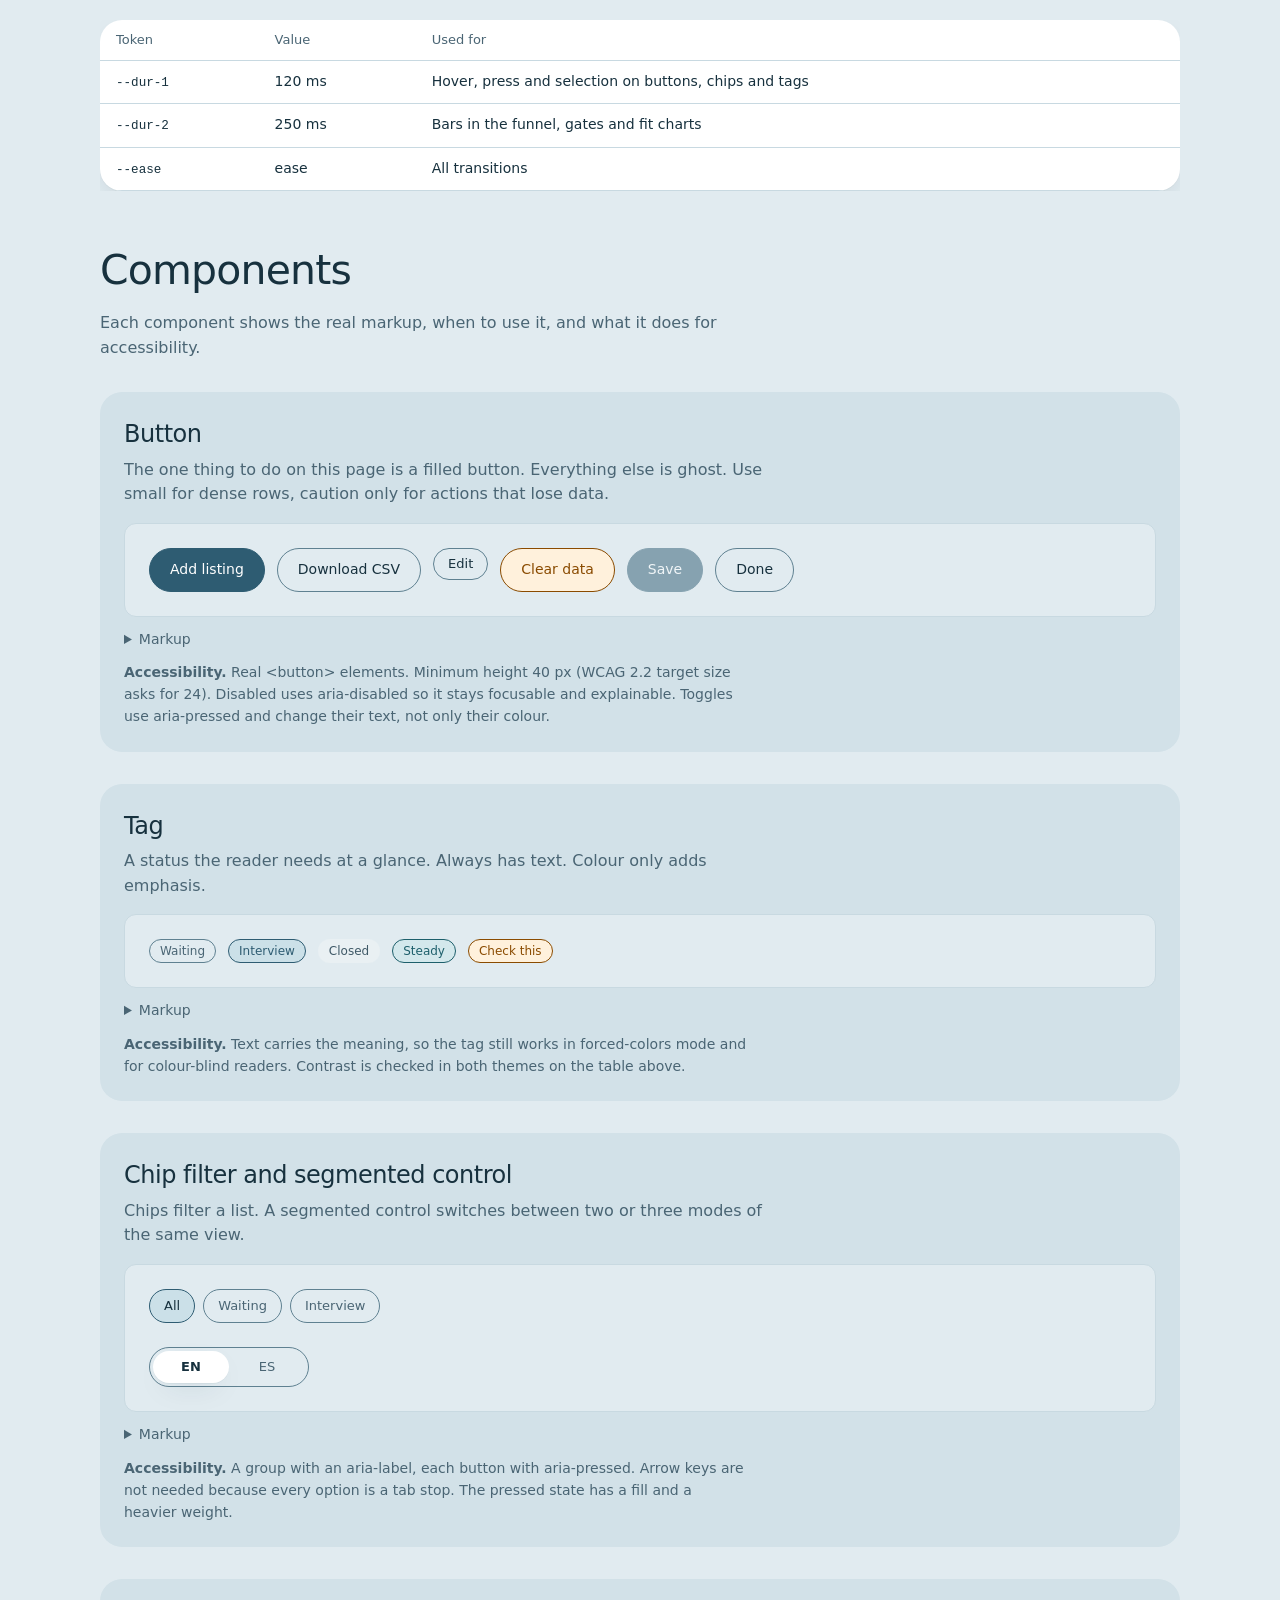
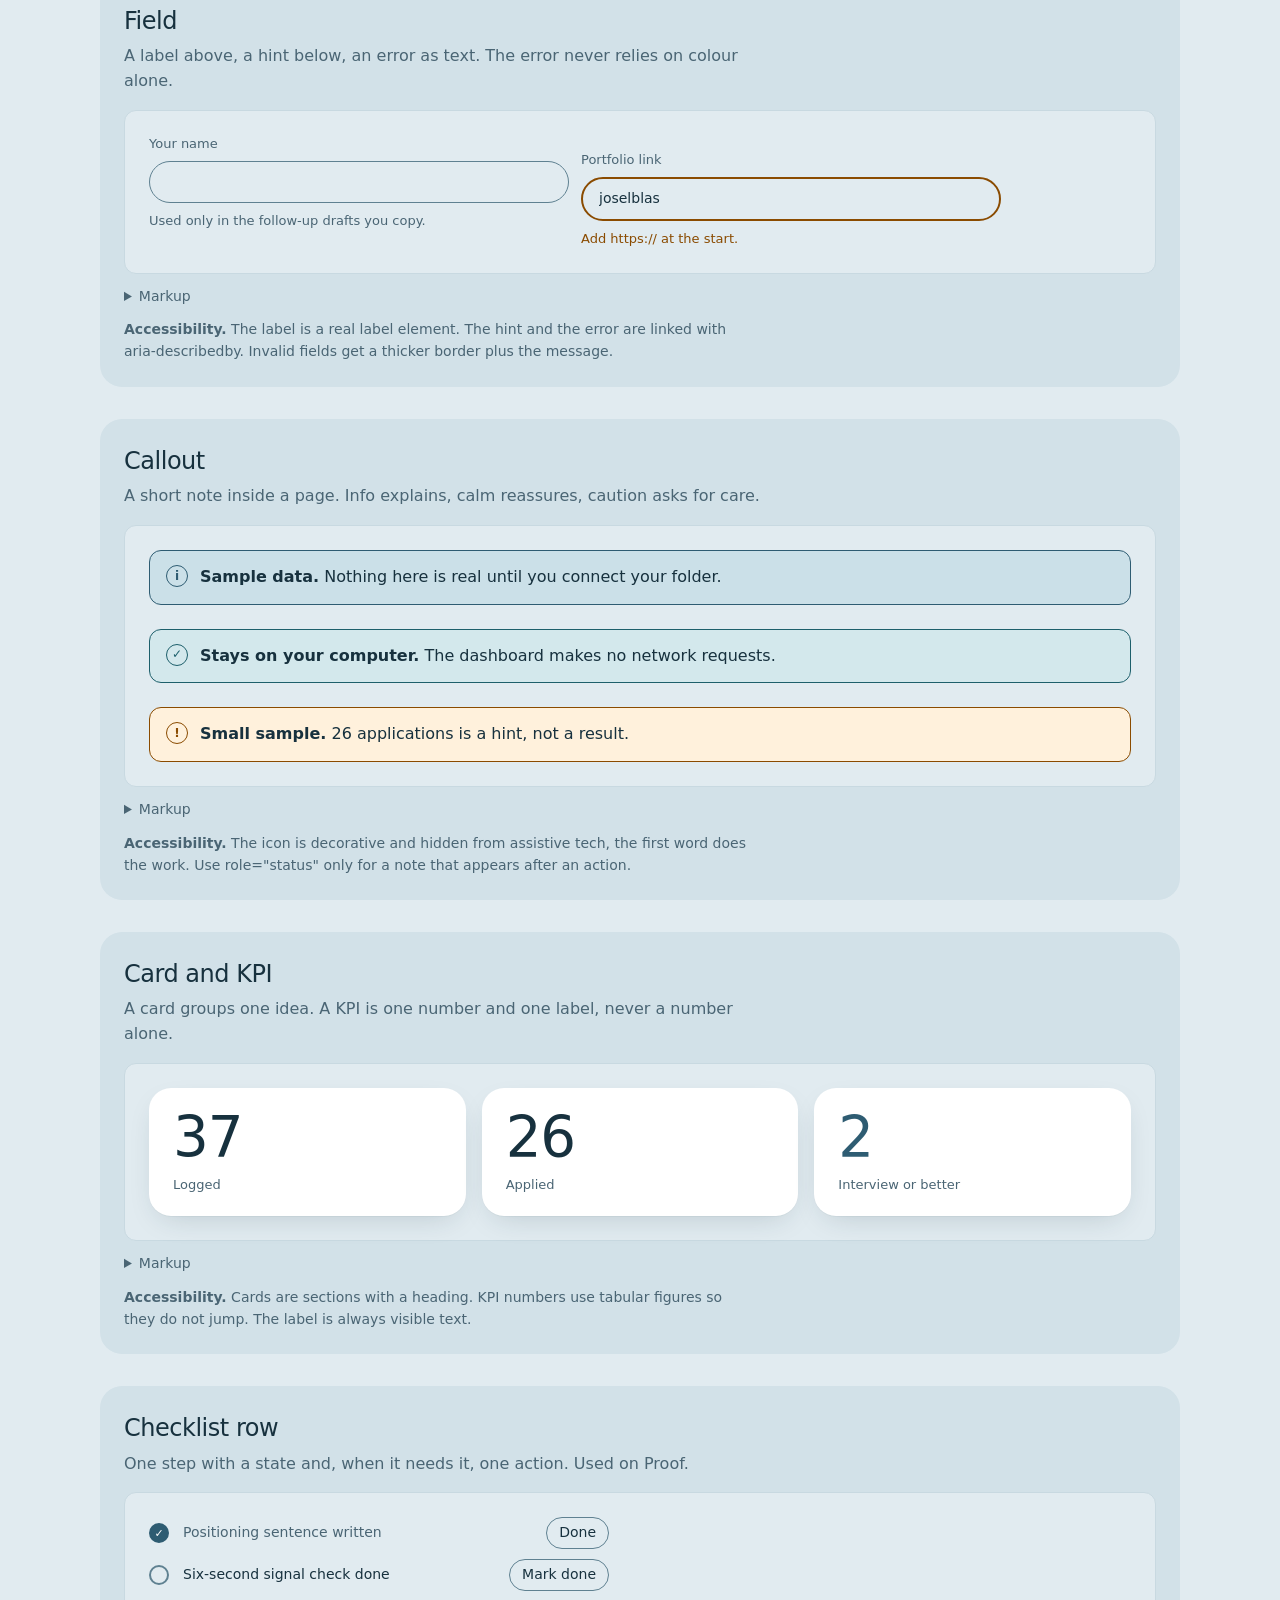
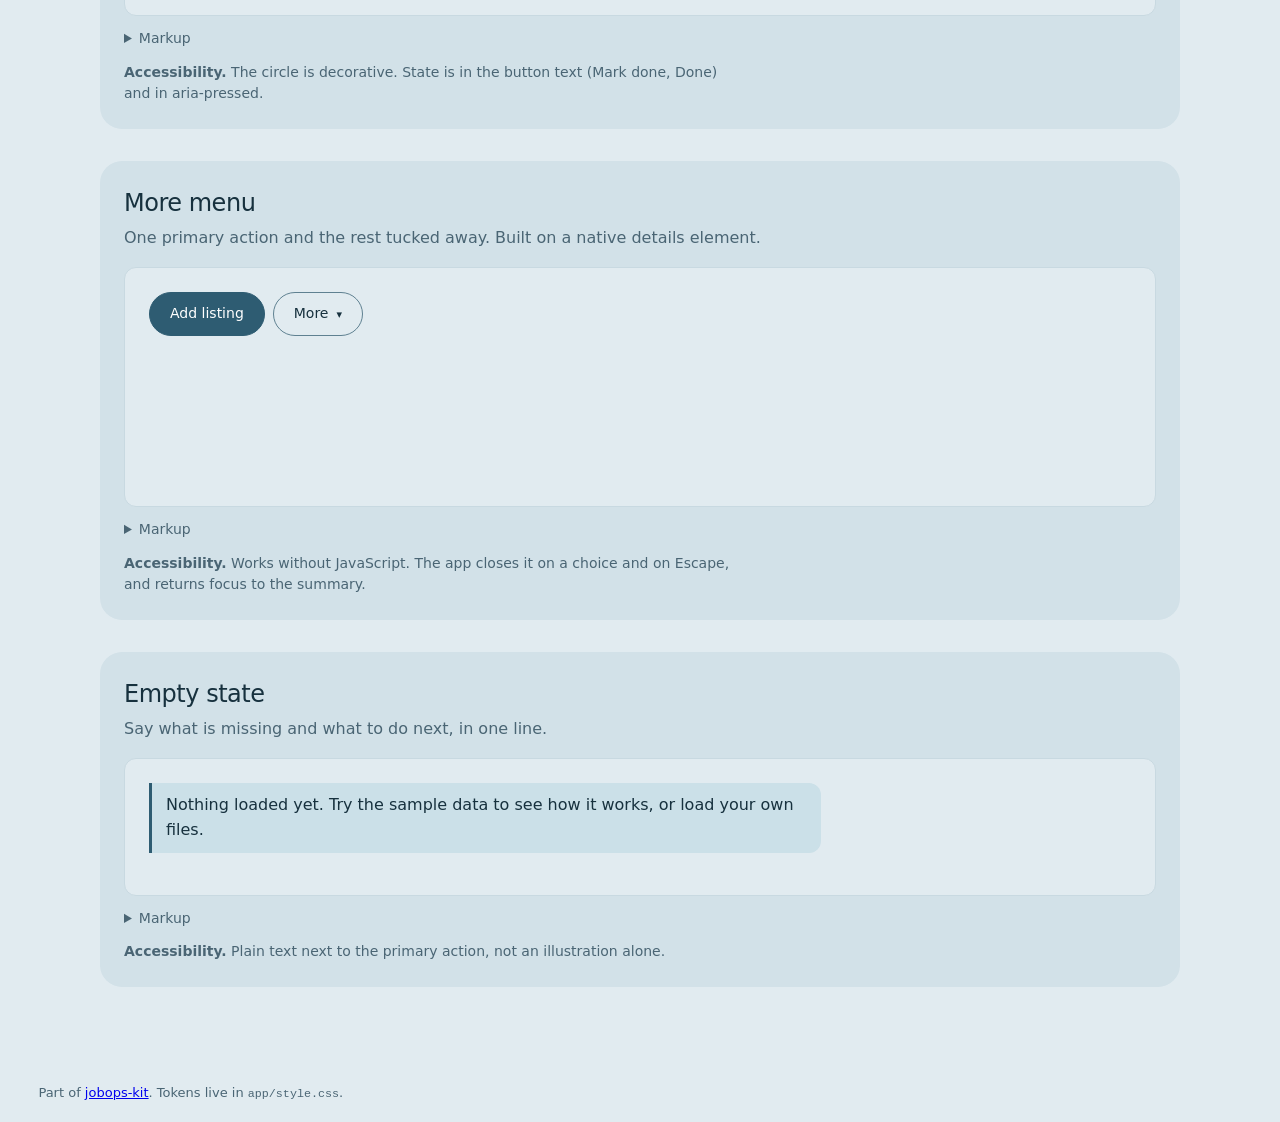
<file: design/system/index.html>
<!doctype html>
<html lang="en" data-theme="light">
<head>
<meta charset="utf-8">
<link rel="icon" href="../../design/brand/assets/favicon.svg" type="image/svg+xml">
<meta name="viewport" content="width=device-width, initial-scale=1">
<title>fAInd design system</title>
<meta name="description" content="The tokens and components behind the fAInd dashboard, shown with the real stylesheet.">
<link rel="stylesheet" href="../../app/style.css">
<style>
body { font-size: 16px; }
.ds-skip { position: absolute; left: 12px; top: -60px; background: var(--accent); color: var(--on-accent); padding: 10px 16px; border-radius: var(--r-pill); z-index: 50; }
.ds-skip:focus { top: 12px; }
.ds-bar { position: sticky; top: 0; z-index: 10; display: flex; gap: var(--s-4); align-items: center; justify-content: space-between; flex-wrap: wrap; padding: var(--s-3) var(--gutter); background: var(--surface); border-bottom: 1px solid var(--line); }
.ds-bar nav { display: flex; gap: var(--s-4); flex-wrap: wrap; }
.ds-bar a { color: var(--ink-muted); text-decoration: none; font-size: 14px; }
.ds-bar a:hover { color: var(--ink); text-decoration: underline; }
.ds-wrap { width: min(1080px, 100% - 2 * var(--gutter)); margin-inline: auto; padding-bottom: var(--s-8); }
.ds-hero { padding: var(--s-7) 0 var(--s-5); }
.ds-hero h1 { max-width: 16ch; }
.ds-hero p { font-size: 20px; color: var(--ink-muted); max-width: 52ch; margin-top: var(--s-4); }
.ds-sec { padding-top: var(--s-7); }
.ds-sec > h2 { font-size: clamp(1.8rem, 3.2vw, 2.6rem); margin-bottom: var(--s-2); }
.ds-sec > .lead { color: var(--ink-muted); max-width: 62ch; margin-bottom: var(--s-5); }
.ds-principles { display: grid; grid-template-columns: repeat(auto-fit, minmax(230px, 1fr)); gap: var(--s-4); list-style: none; padding: 0; margin: 0; }
.ds-principles li { background: var(--surface-raised); box-shadow: var(--shadow); border-radius: var(--r-md); padding: var(--s-5); }
.ds-principles h3 { font-size: 20px; margin-bottom: var(--s-2); }
.ds-principles p { color: var(--ink-muted); font-size: 14px; }
.ds-swatches { list-style: none; padding: 0; margin: 0; display: grid; grid-template-columns: repeat(auto-fill, minmax(230px, 1fr)); gap: var(--s-4); }
.ds-swatches li { display: flex; gap: var(--s-3); align-items: flex-start; font-size: 13px; }
.ds-sw { width: 44px; height: 44px; border-radius: var(--r-sm); border: 1px solid var(--line-strong); flex: none; }
table.ds-t { width: 100%; border-collapse: collapse; font-size: 14px; background: var(--surface-raised); border-radius: var(--r-md); overflow: hidden; box-shadow: var(--shadow); }
.ds-t th, .ds-t td { text-align: left; padding: 10px var(--s-4); border-bottom: 1px solid var(--line); }
.ds-t th { font-weight: 500; color: var(--ink-muted); font-size: 13px; }
.ds-pass { font-weight: 600; }
.ds-type { display: grid; gap: var(--s-4); }
.ds-type > div { display: grid; grid-template-columns: 150px minmax(0, 1fr); gap: var(--s-4); align-items: baseline; border-bottom: 1px solid var(--line); padding-bottom: var(--s-3); }
.ds-type code { color: var(--ink-muted); font-size: 12px; }
.ds-scale { display: grid; gap: var(--s-2); }
.ds-scale > div { display: grid; grid-template-columns: 110px 60px minmax(0, 1fr); gap: var(--s-3); align-items: center; font-size: 13px; }
.ds-scale i { display: block; max-width: 100%; height: 14px; background: var(--accent); border-radius: 3px; }
.ds-radii { display: flex; gap: var(--s-5); flex-wrap: wrap; }
.ds-radii div { width: 120px; height: 84px; background: var(--surface-raised); box-shadow: var(--shadow); display: grid; place-items: center; font-size: 13px; text-align: center; }
.ds-comp { margin-top: var(--s-6); padding: var(--s-5); background: var(--surface-sunken); border-radius: var(--r-md); }
.ds-comp-head { margin-bottom: var(--s-4); }
.ds-comp-head h3 { font-size: 24px; }
.ds-comp-head p { color: var(--ink-muted); max-width: 64ch; margin-top: 4px; }
.ds-demo { background: var(--surface); border: 1px solid var(--line); border-radius: var(--r-sm); padding: var(--s-5); display: flex; flex-wrap: wrap; gap: var(--s-3); align-items: flex-start; }
.ds-demo > .callout, .ds-demo > .field, .ds-demo > .kpis, .ds-demo > .chk, .ds-demo > .proof-empty, .ds-demo > .chips, .ds-demo > .seg { flex: 1 1 100%; }
.ds-demo .more-menu { position: static; margin-top: 6px; }
.ds-demo details.more { position: static; }
.ds-code { margin-top: var(--s-3); }
.ds-code summary { cursor: pointer; font-size: 14px; color: var(--ink-muted); }
.ds-code pre { overflow-x: auto; background: var(--surface-raised); border: 1px solid var(--line); border-radius: var(--r-sm); padding: var(--s-4); font-size: 12.5px; line-height: 1.5; }
.ds-a11y { margin-top: var(--s-3); font-size: 14px; color: var(--ink-muted); max-width: 70ch; }
@media (max-width: 560px) { .ds-type > div { grid-template-columns: minmax(0, 1fr); gap: 4px; } .ds-scale > div { grid-template-columns: 70px 50px minmax(0, 1fr); } .ds-demo { padding: var(--s-4); } .ds-comp { padding: var(--s-4); } }
footer.ds-foot { padding: var(--s-6) var(--gutter); color: var(--ink-muted); font-size: 13px; }

/* fAInd wordmark: colours come from tokens, so it follows the theme */
:root { --gold: #D6AA58; --wm-ai: #477A91; --wm-disc: #477A91; }
:root[data-theme="dark"] { --wm-ai: #D6AA58; --wm-disc: #A9CDD4; }
.wm { display: inline-block; height: 30px; width: auto; vertical-align: middle; }
.wm .i { fill: var(--ink); } .wm .a { fill: var(--wm-ai); } .wm .d { fill: var(--wm-disc); } .wm .o { fill: var(--gold); }
.pill .wm { height: 24px; } .center .wm { height: 38px; }
</style>
</head>
<body>
<a class="ds-skip" href="#main">Skip to content</a>
<header class="ds-bar">
  <a class="brand" href="../../app/index.html" style="padding:0"><svg class="wm" viewBox="0 0 358 110" role="img" aria-label="find"><circle class="d" cx="38" cy="54" r="34"/><circle class="o" cx="38" cy="54" r="13"/><path class="i" d="M118.6 34.199999999999996H108.4V80.0H96.9V34.199999999999996H90.4V24.9H96.9V21.0Q96.9 11.5 101.95 7.149999999999999Q107.0 2.799999999999997 117.8 2.799999999999997V12.299999999999997Q112.6 12.299999999999997 110.5 14.249999999999996Q108.4 16.199999999999996 108.4 21.0V24.9H118.6Z M281.0 47.5V80.0H269.7V49.2Q269.7 41.8 266.0 37.849999999999994Q262.3 33.9 255.9 33.9Q249.5 33.9 245.75 37.849999999999994Q242.0 41.8 242.0 49.2V80.0H230.6V24.9H242.0V31.199999999999996Q244.8 27.799999999999997 249.15 25.9Q253.5 24.0 258.4 24.0Q264.9 24.0 270.04999999999995 26.7Q275.2 29.4 278.1 34.7Q281.0 40.0 281.0 47.5Z M315.8 24.0Q321.2 24.0 326.45 26.349999999999998Q331.7 28.699999999999996 334.8 32.599999999999994V6.0H346.3V80.0H334.8V71.7Q332.0 75.7 327.05 78.30000000000001Q322.1 80.9 315.7 80.9Q308.5 80.9 302.55 77.25Q296.6 73.6 293.15 67.05Q289.7 60.5 289.7 52.2Q289.7 43.9 293.15 37.5Q296.6 31.099999999999994 302.55 27.549999999999997Q308.5 24.0 315.8 24.0ZM318.1 33.9Q313.7 33.9 309.9 36.05Q306.1 38.199999999999996 303.75 42.349999999999994Q301.4 46.5 301.4 52.2Q301.4 57.9 303.75 62.2Q306.1 66.5 309.95000000000005 68.75Q313.8 71.0 318.1 71.0Q322.5 71.0 326.3 68.8Q330.1 66.6 332.45000000000005 62.349999999999994Q334.8 58.099999999999994 334.8 52.4Q334.8 46.699999999999996 332.45000000000005 42.5Q330.1 38.3 326.3 36.099999999999994Q322.5 33.9 318.1 33.9Z"/><path class="a" d="M168.60000000000002 65.8H139.5L134.5 80.0H122.60000000000001L147.5 10.399999999999991H160.7L185.60000000000002 80.0H173.60000000000002ZM165.4 56.5 154.1 24.199999999999996 142.7 56.5Z M188.40 80.00H222.60V72.16H212.62V18.34H222.60V10.50H188.40V18.34H198.38V72.16H188.40Z"/></svg></a>
  <nav aria-label="On this page"><a href="#principles">Principles</a><a href="#color">Color</a><a href="#type">Type</a><a href="#space">Space and shape</a><a href="#motion">Motion</a><a href="#components">Components</a><a href="../brand/">Brand</a></nav>
  <div class="seg" role="group" aria-label="Theme"><button type="button" data-theme-set="light" aria-pressed="true">Light</button><button type="button" data-theme-set="dark" aria-pressed="false">Dark</button></div>
</header>
<main id="main" tabindex="-1" class="ds-wrap">
  <div class="ds-hero">
    <p class="eyebrow">Design system</p>
    <h1>Calm, on purpose.</h1>
    <p>The tokens and components behind the dashboard. This page uses the real stylesheet, so what you see here is what ships.</p>
  </div>

  <section class="ds-sec" id="principles" aria-labelledby="h-pr"><h2 id="h-pr">Principles</h2>
    <p class="lead">Four rules decide most design questions in this product.</p>
    <ul class="ds-principles">
      <li><h3>Calm over urgent</h3><p>A job search is stressful already. No red alarms, no streaks, no countdowns. Caution is amber and always says why.</p></li>
      <li><h3>Honest numbers</h3><p>Small samples are labelled small. A number never appears without its label and, when it matters, its range.</p></li>
      <li><h3>Text carries meaning</h3><p>Colour, shape and position only add emphasis. Every state has words, so it survives forced colors and colour blindness.</p></li>
      <li><h3>Works with a keyboard</h3><p>Every control is a real button, link or field with a visible focus ring and a 40 px target.</p></li>
    </ul>
  </section>

  <section class="ds-sec" id="color" aria-labelledby="h-co"><h2 id="h-co">Color</h2>
    <p class="lead">Tokens are CSS custom properties with a light and a dark set. Switch the theme above and the values and ratios below update.</p>
    <ul class="ds-swatches"><li><span class="ds-sw" style="background:var(--surface)"></span><span><code>--surface</code><br><span class="muted">Page background</span><br><span class="muted ds-hex" data-v="surface"></span></span></li><li><span class="ds-sw" style="background:var(--surface-raised)"></span><span><code>--surface-raised</code><br><span class="muted">Cards</span><br><span class="muted ds-hex" data-v="surface-raised"></span></span></li><li><span class="ds-sw" style="background:var(--surface-sunken)"></span><span><code>--surface-sunken</code><br><span class="muted">Sidebar, wells</span><br><span class="muted ds-hex" data-v="surface-sunken"></span></span></li><li><span class="ds-sw" style="background:var(--ink)"></span><span><code>--ink</code><br><span class="muted">Text</span><br><span class="muted ds-hex" data-v="ink"></span></span></li><li><span class="ds-sw" style="background:var(--ink-muted)"></span><span><code>--ink-muted</code><br><span class="muted">Secondary text</span><br><span class="muted ds-hex" data-v="ink-muted"></span></span></li><li><span class="ds-sw" style="background:var(--ink-faint)"></span><span><code>--ink-faint</code><br><span class="muted">Tertiary text</span><br><span class="muted ds-hex" data-v="ink-faint"></span></span></li><li><span class="ds-sw" style="background:var(--accent)"></span><span><code>--accent</code><br><span class="muted">Primary action</span><br><span class="muted ds-hex" data-v="accent"></span></span></li><li><span class="ds-sw" style="background:var(--accent-soft)"></span><span><code>--accent-soft</code><br><span class="muted">Selected, info</span><br><span class="muted ds-hex" data-v="accent-soft"></span></span></li><li><span class="ds-sw" style="background:var(--calm)"></span><span><code>--calm</code><br><span class="muted">Reassurance</span><br><span class="muted ds-hex" data-v="calm"></span></span></li><li><span class="ds-sw" style="background:var(--calm-soft)"></span><span><code>--calm-soft</code><br><span class="muted">Reassurance fill</span><br><span class="muted ds-hex" data-v="calm-soft"></span></span></li><li><span class="ds-sw" style="background:var(--closed)"></span><span><code>--closed</code><br><span class="muted">Closed, rejected</span><br><span class="muted ds-hex" data-v="closed"></span></span></li><li><span class="ds-sw" style="background:var(--closed-soft)"></span><span><code>--closed-soft</code><br><span class="muted">Closed fill</span><br><span class="muted ds-hex" data-v="closed-soft"></span></span></li><li><span class="ds-sw" style="background:var(--caution)"></span><span><code>--caution</code><br><span class="muted">Care</span><br><span class="muted ds-hex" data-v="caution"></span></span></li><li><span class="ds-sw" style="background:var(--caution-soft)"></span><span><code>--caution-soft</code><br><span class="muted">Care fill</span><br><span class="muted ds-hex" data-v="caution-soft"></span></span></li><li><span class="ds-sw" style="background:var(--line)"></span><span><code>--line</code><br><span class="muted">Hairlines</span><br><span class="muted ds-hex" data-v="line"></span></span></li><li><span class="ds-sw" style="background:var(--line-strong)"></span><span><code>--line-strong</code><br><span class="muted">Control borders</span><br><span class="muted ds-hex" data-v="line-strong"></span></span></li></ul>
    <h3 style="margin:var(--s-6) 0 var(--s-3);font-size:22px">Contrast, measured live</h3>
    <p class="muted" style="margin-bottom:var(--s-3);max-width:62ch">Text needs 4.5 to 1. Control borders need 3 to 1. The numbers are computed in your browser from the current theme.</p>
    <div class="table-wrap" style="overflow-x:auto"><table class="ds-t"><thead><tr><th scope="col">Use</th><th scope="col">Pair</th><th scope="col">Ratio</th><th scope="col">Result</th></tr></thead><tbody><tr data-fg="ink" data-bg="surface" data-min="4.5"><td>Body text</td><td><code>--ink</code> on <code>--surface</code></td><td class="num ds-ratio"></td><td class="ds-pass"></td></tr><tr data-fg="ink-muted" data-bg="surface" data-min="4.5"><td>Secondary text</td><td><code>--ink-muted</code> on <code>--surface</code></td><td class="num ds-ratio"></td><td class="ds-pass"></td></tr><tr data-fg="ink-muted" data-bg="surface-raised" data-min="4.5"><td>Secondary text on cards</td><td><code>--ink-muted</code> on <code>--surface-raised</code></td><td class="num ds-ratio"></td><td class="ds-pass"></td></tr><tr data-fg="ink-faint" data-bg="surface" data-min="4.5"><td>Tertiary text</td><td><code>--ink-faint</code> on <code>--surface</code></td><td class="num ds-ratio"></td><td class="ds-pass"></td></tr><tr data-fg="accent" data-bg="surface" data-min="4.5"><td>Links, KPI accent</td><td><code>--accent</code> on <code>--surface</code></td><td class="num ds-ratio"></td><td class="ds-pass"></td></tr><tr data-fg="on-accent" data-bg="accent" data-min="4.5"><td>Filled button</td><td><code>--on-accent</code> on <code>--accent</code></td><td class="num ds-ratio"></td><td class="ds-pass"></td></tr><tr data-fg="accent" data-bg="accent-soft" data-min="4.5"><td>Info tag</td><td><code>--accent</code> on <code>--accent-soft</code></td><td class="num ds-ratio"></td><td class="ds-pass"></td></tr><tr data-fg="calm" data-bg="calm-soft" data-min="4.5"><td>Calm tag</td><td><code>--calm</code> on <code>--calm-soft</code></td><td class="num ds-ratio"></td><td class="ds-pass"></td></tr><tr data-fg="closed" data-bg="closed-soft" data-min="4.5"><td>Closed tag</td><td><code>--closed</code> on <code>--closed-soft</code></td><td class="num ds-ratio"></td><td class="ds-pass"></td></tr><tr data-fg="caution" data-bg="caution-soft" data-min="4.5"><td>Caution tag, callout</td><td><code>--caution</code> on <code>--caution-soft</code></td><td class="num ds-ratio"></td><td class="ds-pass"></td></tr><tr data-fg="line-strong" data-bg="surface" data-min="3"><td>Control borders (non-text)</td><td><code>--line-strong</code> on <code>--surface</code></td><td class="num ds-ratio"></td><td class="ds-pass"></td></tr></tbody></table></div>
  </section>

  <section class="ds-sec" id="type" aria-labelledby="h-ty"><h2 id="h-ty">Type</h2>
    <p class="lead">Two families, both from the system, so the page makes no font requests. Display for headings and numbers, sans for everything else, mono for dates and code.</p>
    <div class="ds-type">
      <div><code>h1 / --t-xl</code><span style="font-family:var(--display);font-size:clamp(2.2rem,4vw,3.4rem);line-height:1.02;letter-spacing:-.02em">The search, in numbers.</span></div>
      <div><code>KPI number</code><span class="num" style="font-family:var(--display);font-weight:300;font-size:clamp(2.6rem,4.4vw,4.2rem);line-height:1">94</span></div>
      <div><code>h2 / --t-lg 28</code><span style="font-family:var(--display);font-size:28px;letter-spacing:-.02em">Funnel</span></div>
      <div><code>--t-md 18</code><span style="font-size:18px;color:var(--ink-muted)">Search for free, from new sources, or check a link.</span></div>
      <div><code>--t-base 15</code><span>Body text. Line height 1.55, at most 70 characters wide.</span></div>
      <div><code>--t-sm 13</code><span class="label">Label and caption text</span></div>
      <div><code>--mono</code><span style="font-family:var(--mono);font-size:13px">2026-03-16</span></div>
    </div>
  </section>

  <section class="ds-sec" id="space" aria-labelledby="h-sp"><h2 id="h-sp">Space and shape</h2>
    <p class="lead">Space follows a 4 point scale. Corners are soft: pills for controls, rounded squares for cards.</p>
    <div class="ds-scale" aria-label="Spacing scale">
      <div><code>--s-1</code><span class="num">4px</span><i style="width:16px"></i></div><div><code>--s-2</code><span class="num">8px</span><i style="width:32px"></i></div><div><code>--s-3</code><span class="num">12px</span><i style="width:48px"></i></div><div><code>--s-4</code><span class="num">16px</span><i style="width:64px"></i></div><div><code>--s-5</code><span class="num">24px</span><i style="width:96px"></i></div><div><code>--s-6</code><span class="num">32px</span><i style="width:128px"></i></div><div><code>--s-7</code><span class="num">48px</span><i style="width:192px"></i></div><div><code>--s-8</code><span class="num">64px</span><i style="width:256px"></i></div>
    </div>
    <div class="ds-radii" style="margin-top:var(--s-6)">
      <div style="border-radius:var(--r-sm)"><span><code>--r-sm</code><br>12</span></div>
      <div style="border-radius:var(--r-md)"><span><code>--r-md</code><br>22</span></div>
      <div style="border-radius:var(--r-lg)"><span><code>--r-lg</code><br>28</span></div>
      <div style="border-radius:var(--r-pill)"><span><code>--r-pill</code></span></div>
      <div style="border-radius:var(--r-md);box-shadow:var(--shadow-pop)"><span><code>--shadow-pop</code><br>menus</span></div>
    </div>
  </section>

  <section class="ds-sec" id="motion" aria-labelledby="h-mo"><h2 id="h-mo">Motion</h2>
    <p class="lead">Motion is short and only confirms an action. Two durations: 120 ms for controls, 250 ms for bars that change width. Everything is switched off when the system asks for reduced motion.</p>
    <div style="overflow-x:auto"><table class="ds-t"><thead><tr><th scope="col">Token</th><th scope="col">Value</th><th scope="col">Used for</th></tr></thead><tbody>
      <tr><td><code>--dur-1</code></td><td class="num">120 ms</td><td>Hover, press and selection on buttons, chips and tags</td></tr>
      <tr><td><code>--dur-2</code></td><td class="num">250 ms</td><td>Bars in the funnel, gates and fit charts</td></tr>
      <tr><td><code>--ease</code></td><td>ease</td><td>All transitions</td></tr>
    </tbody></table></div>
  </section>

  <section class="ds-sec" id="components" aria-labelledby="h-cm"><h2 id="h-cm">Components</h2>
    <p class="lead">Each component shows the real markup, when to use it, and what it does for accessibility.</p>
    <section class="ds-comp" aria-labelledby="c0"><div class="ds-comp-head"><h3 id="c0">Button</h3><p>The one thing to do on this page is a filled button. Everything else is ghost. Use small for dense rows, caution only for actions that lose data.</p></div>
<div class="ds-demo"><button class="btn" type="button">Add listing</button>
<button class="btn ghost" type="button">Download CSV</button>
<button class="btn ghost sm" type="button">Edit</button>
<button class="btn caution" type="button">Clear data</button>
<button class="btn" type="button" aria-disabled="true">Save</button>
<button class="btn ghost" type="button" aria-pressed="true">Done</button></div>
<details class="ds-code"><summary>Markup</summary><pre><code>&lt;button class=&quot;btn&quot; type=&quot;button&quot;&gt;Add listing&lt;/button&gt;
&lt;button class=&quot;btn ghost&quot; type=&quot;button&quot;&gt;Download CSV&lt;/button&gt;
&lt;button class=&quot;btn ghost sm&quot; type=&quot;button&quot;&gt;Edit&lt;/button&gt;
&lt;button class=&quot;btn caution&quot; type=&quot;button&quot;&gt;Clear data&lt;/button&gt;
&lt;button class=&quot;btn&quot; type=&quot;button&quot; aria-disabled=&quot;true&quot;&gt;Save&lt;/button&gt;
&lt;button class=&quot;btn ghost&quot; type=&quot;button&quot; aria-pressed=&quot;true&quot;&gt;Done&lt;/button&gt;</code></pre></details>
<p class="ds-a11y"><strong>Accessibility.</strong> Real &lt;button&gt; elements. Minimum height 40 px (WCAG 2.2 target size asks for 24). Disabled uses aria-disabled so it stays focusable and explainable. Toggles use aria-pressed and change their text, not only their colour.</p></section>
<section class="ds-comp" aria-labelledby="c1"><div class="ds-comp-head"><h3 id="c1">Tag</h3><p>A status the reader needs at a glance. Always has text. Colour only adds emphasis.</p></div>
<div class="ds-demo"><span class="tag">Waiting</span>
<span class="tag accent">Interview</span>
<span class="tag closed">Closed</span>
<span class="tag calm">Steady</span>
<span class="tag caution">Check this</span></div>
<details class="ds-code"><summary>Markup</summary><pre><code>&lt;span class=&quot;tag&quot;&gt;Waiting&lt;/span&gt;
&lt;span class=&quot;tag accent&quot;&gt;Interview&lt;/span&gt;
&lt;span class=&quot;tag closed&quot;&gt;Closed&lt;/span&gt;
&lt;span class=&quot;tag calm&quot;&gt;Steady&lt;/span&gt;
&lt;span class=&quot;tag caution&quot;&gt;Check this&lt;/span&gt;</code></pre></details>
<p class="ds-a11y"><strong>Accessibility.</strong> Text carries the meaning, so the tag still works in forced-colors mode and for colour-blind readers. Contrast is checked in both themes on the table above.</p></section>
<section class="ds-comp" aria-labelledby="c2"><div class="ds-comp-head"><h3 id="c2">Chip filter and segmented control</h3><p>Chips filter a list. A segmented control switches between two or three modes of the same view.</p></div>
<div class="ds-demo"><div class="chips" role="group" aria-label="Filter">
  <button class="chip" type="button" aria-pressed="true">All</button>
  <button class="chip" type="button" aria-pressed="false">Waiting</button>
  <button class="chip" type="button" aria-pressed="false">Interview</button>
</div>
<div class="seg" role="group" aria-label="Language" style="max-width:160px;margin-top:12px">
  <button type="button" aria-pressed="true">EN</button>
  <button type="button" aria-pressed="false">ES</button>
</div></div>
<details class="ds-code"><summary>Markup</summary><pre><code>&lt;div class=&quot;chips&quot; role=&quot;group&quot; aria-label=&quot;Filter&quot;&gt;
  &lt;button class=&quot;chip&quot; type=&quot;button&quot; aria-pressed=&quot;true&quot;&gt;All&lt;/button&gt;
  &lt;button class=&quot;chip&quot; type=&quot;button&quot; aria-pressed=&quot;false&quot;&gt;Waiting&lt;/button&gt;
  &lt;button class=&quot;chip&quot; type=&quot;button&quot; aria-pressed=&quot;false&quot;&gt;Interview&lt;/button&gt;
&lt;/div&gt;
&lt;div class=&quot;seg&quot; role=&quot;group&quot; aria-label=&quot;Language&quot; style=&quot;max-width:160px;margin-top:12px&quot;&gt;
  &lt;button type=&quot;button&quot; aria-pressed=&quot;true&quot;&gt;EN&lt;/button&gt;
  &lt;button type=&quot;button&quot; aria-pressed=&quot;false&quot;&gt;ES&lt;/button&gt;
&lt;/div&gt;</code></pre></details>
<p class="ds-a11y"><strong>Accessibility.</strong> A group with an aria-label, each button with aria-pressed. Arrow keys are not needed because every option is a tab stop. The pressed state has a fill and a heavier weight.</p></section>
<section class="ds-comp" aria-labelledby="c3"><div class="ds-comp-head"><h3 id="c3">Field</h3><p>A label above, a hint below, an error as text. The error never relies on colour alone.</p></div>
<div class="ds-demo"><div class="field">
  <label class="label" for="ds-name">Your name</label>
  <input class="input" id="ds-name" type="text" aria-describedby="ds-name-h">
  <span class="hint" id="ds-name-h">Used only in the follow-up drafts you copy.</span>
</div>
<div class="field" style="margin-top:16px">
  <label class="label" for="ds-link">Portfolio link</label>
  <input class="input" id="ds-link" type="url" value="joselblas" aria-invalid="true" aria-describedby="ds-link-e">
  <span class="err" id="ds-link-e">Add https:// at the start.</span>
</div></div>
<details class="ds-code"><summary>Markup</summary><pre><code>&lt;div class=&quot;field&quot;&gt;
  &lt;label class=&quot;label&quot; for=&quot;ds-name&quot;&gt;Your name&lt;/label&gt;
  &lt;input class=&quot;input&quot; id=&quot;ds-name&quot; type=&quot;text&quot; aria-describedby=&quot;ds-name-h&quot;&gt;
  &lt;span class=&quot;hint&quot; id=&quot;ds-name-h&quot;&gt;Used only in the follow-up drafts you copy.&lt;/span&gt;
&lt;/div&gt;
&lt;div class=&quot;field&quot; style=&quot;margin-top:16px&quot;&gt;
  &lt;label class=&quot;label&quot; for=&quot;ds-link&quot;&gt;Portfolio link&lt;/label&gt;
  &lt;input class=&quot;input&quot; id=&quot;ds-link&quot; type=&quot;url&quot; value=&quot;joselblas&quot; aria-invalid=&quot;true&quot; aria-describedby=&quot;ds-link-e&quot;&gt;
  &lt;span class=&quot;err&quot; id=&quot;ds-link-e&quot;&gt;Add https:// at the start.&lt;/span&gt;
&lt;/div&gt;</code></pre></details>
<p class="ds-a11y"><strong>Accessibility.</strong> The label is a real label element. The hint and the error are linked with aria-describedby. Invalid fields get a thicker border plus the message.</p></section>
<section class="ds-comp" aria-labelledby="c4"><div class="ds-comp-head"><h3 id="c4">Callout</h3><p>A short note inside a page. Info explains, calm reassures, caution asks for care.</p></div>
<div class="ds-demo"><div class="callout info"><i aria-hidden="true">i</i><p><strong>Sample data.</strong> Nothing here is real until you connect your folder.</p></div>
<div class="callout calm" style="margin-top:12px"><i aria-hidden="true">&#10003;</i><p><strong>Stays on your computer.</strong> The dashboard makes no network requests.</p></div>
<div class="callout caution" style="margin-top:12px"><i aria-hidden="true">!</i><p><strong>Small sample.</strong> 26 applications is a hint, not a result.</p></div></div>
<details class="ds-code"><summary>Markup</summary><pre><code>&lt;div class=&quot;callout info&quot;&gt;&lt;i aria-hidden=&quot;true&quot;&gt;i&lt;/i&gt;&lt;p&gt;&lt;strong&gt;Sample data.&lt;/strong&gt; Nothing here is real until you connect your folder.&lt;/p&gt;&lt;/div&gt;
&lt;div class=&quot;callout calm&quot; style=&quot;margin-top:12px&quot;&gt;&lt;i aria-hidden=&quot;true&quot;&gt;&amp;#10003;&lt;/i&gt;&lt;p&gt;&lt;strong&gt;Stays on your computer.&lt;/strong&gt; The dashboard makes no network requests.&lt;/p&gt;&lt;/div&gt;
&lt;div class=&quot;callout caution&quot; style=&quot;margin-top:12px&quot;&gt;&lt;i aria-hidden=&quot;true&quot;&gt;!&lt;/i&gt;&lt;p&gt;&lt;strong&gt;Small sample.&lt;/strong&gt; 26 applications is a hint, not a result.&lt;/p&gt;&lt;/div&gt;</code></pre></details>
<p class="ds-a11y"><strong>Accessibility.</strong> The icon is decorative and hidden from assistive tech, the first word does the work. Use role=&quot;status&quot; only for a note that appears after an action.</p></section>
<section class="ds-comp" aria-labelledby="c5"><div class="ds-comp-head"><h3 id="c5">Card and KPI</h3><p>A card groups one idea. A KPI is one number and one label, never a number alone.</p></div>
<div class="ds-demo"><div class="kpis" style="grid-template-columns:repeat(auto-fit,minmax(120px,1fr))">
  <div class="card kpi"><div class="n">37</div><div class="label">Logged</div></div>
  <div class="card kpi"><div class="n">26</div><div class="label">Applied</div></div>
  <div class="card kpi accent"><div class="n">2</div><div class="label">Interview or better</div></div>
</div></div>
<details class="ds-code"><summary>Markup</summary><pre><code>&lt;div class=&quot;kpis&quot; style=&quot;grid-template-columns:repeat(auto-fit,minmax(120px,1fr))&quot;&gt;
  &lt;div class=&quot;card kpi&quot;&gt;&lt;div class=&quot;n&quot;&gt;37&lt;/div&gt;&lt;div class=&quot;label&quot;&gt;Logged&lt;/div&gt;&lt;/div&gt;
  &lt;div class=&quot;card kpi&quot;&gt;&lt;div class=&quot;n&quot;&gt;26&lt;/div&gt;&lt;div class=&quot;label&quot;&gt;Applied&lt;/div&gt;&lt;/div&gt;
  &lt;div class=&quot;card kpi accent&quot;&gt;&lt;div class=&quot;n&quot;&gt;2&lt;/div&gt;&lt;div class=&quot;label&quot;&gt;Interview or better&lt;/div&gt;&lt;/div&gt;
&lt;/div&gt;</code></pre></details>
<p class="ds-a11y"><strong>Accessibility.</strong> Cards are sections with a heading. KPI numbers use tabular figures so they do not jump. The label is always visible text.</p></section>
<section class="ds-comp" aria-labelledby="c6"><div class="ds-comp-head"><h3 id="c6">Checklist row</h3><p>One step with a state and, when it needs it, one action. Used on Proof.</p></div>
<div class="ds-demo"><ul class="chk" style="max-width:460px">
  <li class="ok"><i aria-hidden="true">&#10003;</i><span>Positioning sentence written</span><button class="btn ghost" type="button" aria-pressed="true">Done</button></li>
  <li><i aria-hidden="true"></i><span>Six-second signal check done</span><button class="btn ghost" type="button" aria-pressed="false">Mark done</button></li>
</ul></div>
<details class="ds-code"><summary>Markup</summary><pre><code>&lt;ul class=&quot;chk&quot; style=&quot;max-width:460px&quot;&gt;
  &lt;li class=&quot;ok&quot;&gt;&lt;i aria-hidden=&quot;true&quot;&gt;&amp;#10003;&lt;/i&gt;&lt;span&gt;Positioning sentence written&lt;/span&gt;&lt;button class=&quot;btn ghost&quot; type=&quot;button&quot; aria-pressed=&quot;true&quot;&gt;Done&lt;/button&gt;&lt;/li&gt;
  &lt;li&gt;&lt;i aria-hidden=&quot;true&quot;&gt;&lt;/i&gt;&lt;span&gt;Six-second signal check done&lt;/span&gt;&lt;button class=&quot;btn ghost&quot; type=&quot;button&quot; aria-pressed=&quot;false&quot;&gt;Mark done&lt;/button&gt;&lt;/li&gt;
&lt;/ul&gt;</code></pre></details>
<p class="ds-a11y"><strong>Accessibility.</strong> The circle is decorative. State is in the button text (Mark done, Done) and in aria-pressed.</p></section>
<section class="ds-comp" aria-labelledby="c7"><div class="ds-comp-head"><h3 id="c7">More menu</h3><p>One primary action and the rest tucked away. Built on a native details element.</p></div>
<div class="ds-demo"><div class="actions" style="min-height:190px;align-items:flex-start">
  <button class="btn" type="button">Add listing</button>
  <details class="more"><summary class="btn ghost">More</summary>
    <div class="more-menu"><button class="btn ghost" type="button">Load tracker.csv</button><button class="btn ghost" type="button">Sample data</button><button class="btn ghost" type="button">Download CSV</button></div>
  </details>
</div></div>
<details class="ds-code"><summary>Markup</summary><pre><code>&lt;div class=&quot;actions&quot; style=&quot;min-height:190px;align-items:flex-start&quot;&gt;
  &lt;button class=&quot;btn&quot; type=&quot;button&quot;&gt;Add listing&lt;/button&gt;
  &lt;details class=&quot;more&quot;&gt;&lt;summary class=&quot;btn ghost&quot;&gt;More&lt;/summary&gt;
    &lt;div class=&quot;more-menu&quot;&gt;&lt;button class=&quot;btn ghost&quot; type=&quot;button&quot;&gt;Load tracker.csv&lt;/button&gt;&lt;button class=&quot;btn ghost&quot; type=&quot;button&quot;&gt;Sample data&lt;/button&gt;&lt;button class=&quot;btn ghost&quot; type=&quot;button&quot;&gt;Download CSV&lt;/button&gt;&lt;/div&gt;
  &lt;/details&gt;
&lt;/div&gt;</code></pre></details>
<p class="ds-a11y"><strong>Accessibility.</strong> Works without JavaScript. The app closes it on a choice and on Escape, and returns focus to the summary.</p></section>
<section class="ds-comp" aria-labelledby="c8"><div class="ds-comp-head"><h3 id="c8">Empty state</h3><p>Say what is missing and what to do next, in one line.</p></div>
<div class="ds-demo"><p class="proof-empty">Nothing loaded yet. Try the sample data to see how it works, or load your own files.</p></div>
<details class="ds-code"><summary>Markup</summary><pre><code>&lt;p class=&quot;proof-empty&quot;&gt;Nothing loaded yet. Try the sample data to see how it works, or load your own files.&lt;/p&gt;</code></pre></details>
<p class="ds-a11y"><strong>Accessibility.</strong> Plain text next to the primary action, not an illustration alone.</p></section>

  </section>
</main>
<footer class="ds-foot">Part of <a href="https://github.com/joselblas/jobops-kit">jobops-kit</a>. Tokens live in <code>app/style.css</code>.</footer>
<script>
(function () {
  var root = document.documentElement;
  function probe(v) { var p = document.createElement("span"); p.style.color = "var(--" + v + ")"; p.style.display = "none"; document.body.appendChild(p); var c = getComputedStyle(p).color; p.remove(); return c; }
  function rgb(s) { var m = s.match(/[\d.]+/g).map(Number); return m.slice(0, 3); }
  function lum(c) { var a = c.map(function (v) { v /= 255; return v <= 0.03928 ? v / 12.92 : Math.pow((v + 0.055) / 1.055, 2.4); }); return 0.2126 * a[0] + 0.7152 * a[1] + 0.0722 * a[2]; }
  function hex(c) { return "#" + c.map(function (v) { return ("0" + Math.round(v).toString(16)).slice(-2); }).join(""); }
  function update() {
    document.querySelectorAll(".ds-hex").forEach(function (e) { e.textContent = hex(rgb(probe(e.dataset.v))); });
    document.querySelectorAll("tr[data-fg]").forEach(function (r) {
      var a = lum(rgb(probe(r.dataset.fg))), b = lum(rgb(probe(r.dataset.bg))), hi = Math.max(a, b), lo = Math.min(a, b), ratio = (hi + 0.05) / (lo + 0.05), min = +r.dataset.min;
      r.querySelector(".ds-ratio").textContent = ratio.toFixed(2) + " : 1";
      r.querySelector(".ds-pass").textContent = ratio >= min ? "Pass" : "Fail";
    });
  }
  document.addEventListener("click", function (e) {
    var b = e.target.closest("[data-theme-set]"); if (!b) return;
    root.dataset.theme = b.dataset.themeSet; try { localStorage.setItem("jo.theme", b.dataset.themeSet); } catch (e) {}
    document.querySelectorAll("[data-theme-set]").forEach(function (x) { x.setAttribute("aria-pressed", String(x === b)); });
    update();
  });
  try { var sv = localStorage.getItem("jo.theme"); if (sv === "dark" || sv === "light") { root.dataset.theme = sv; document.querySelectorAll("[data-theme-set]").forEach(function (x) { x.setAttribute("aria-pressed", String(x.dataset.themeSet === sv)); }); } } catch (e) {}
  update();
})();
</script>
</body>
</html>
</file>
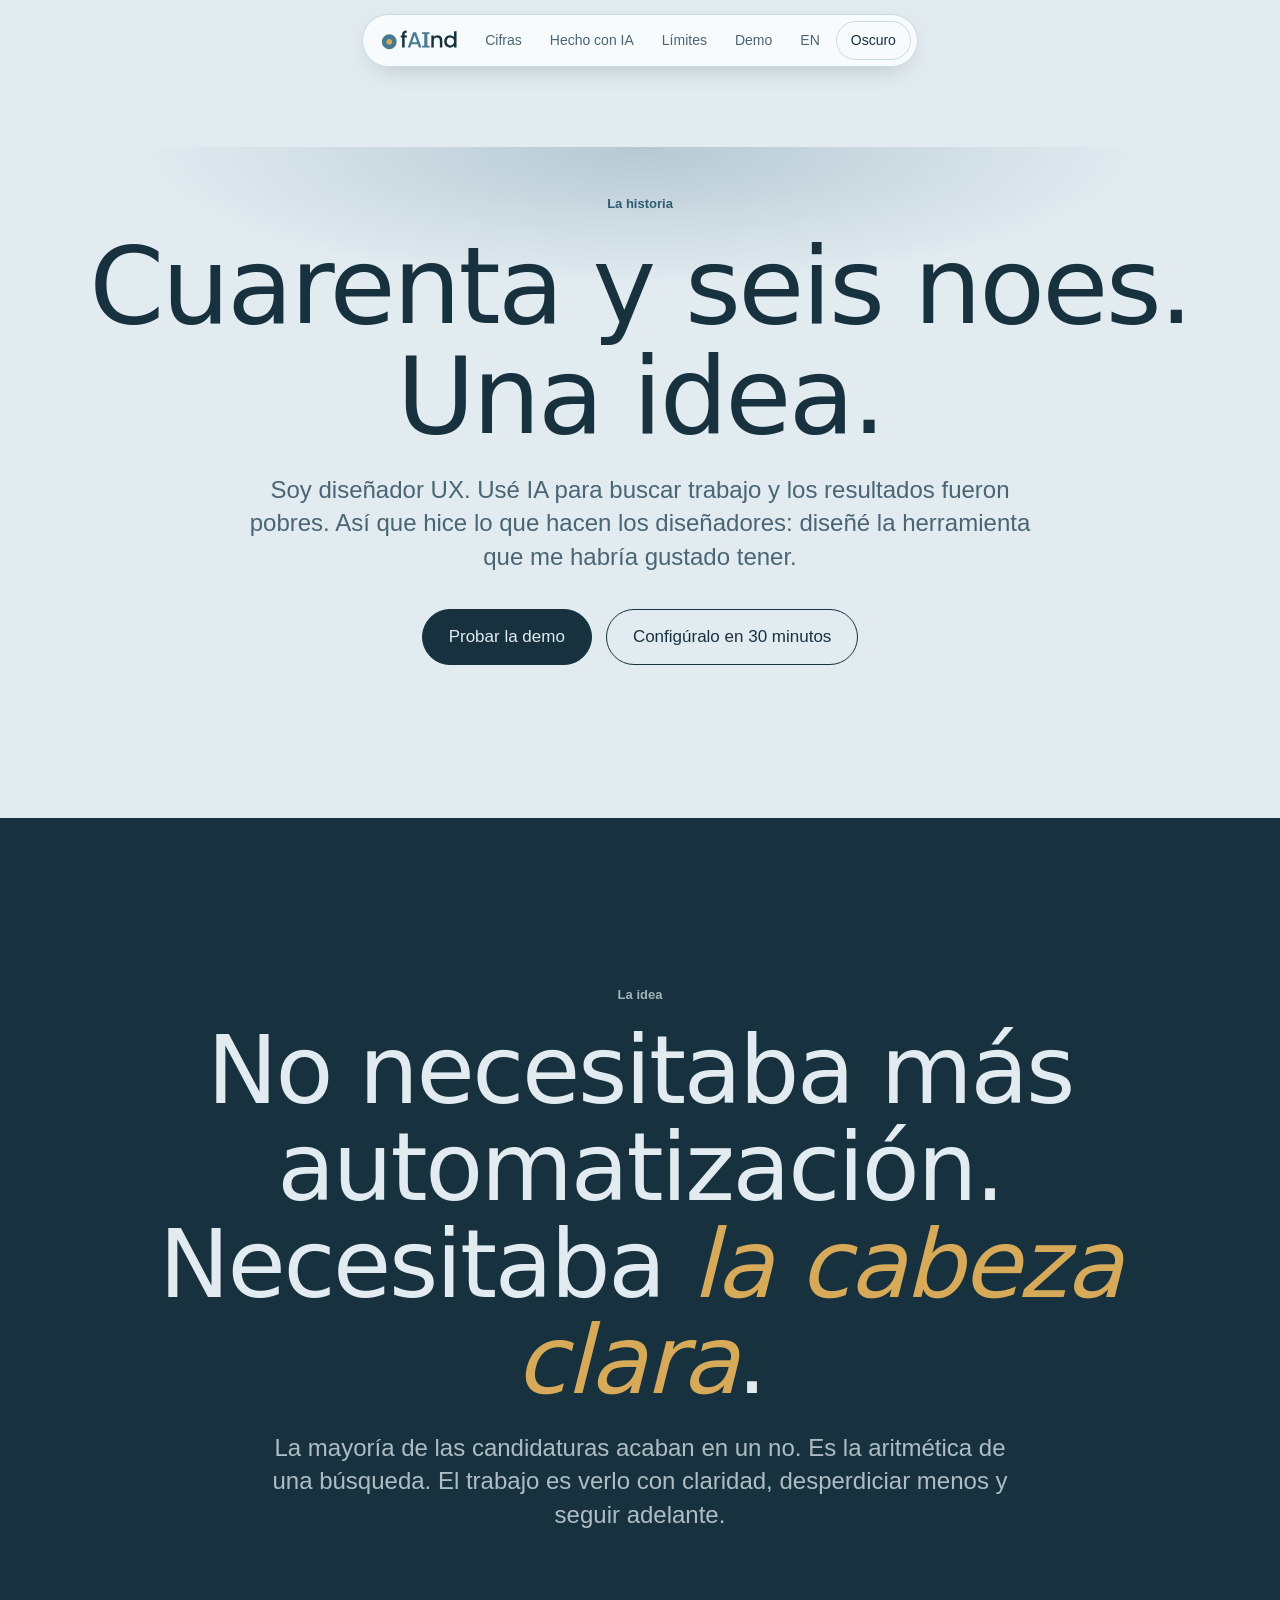
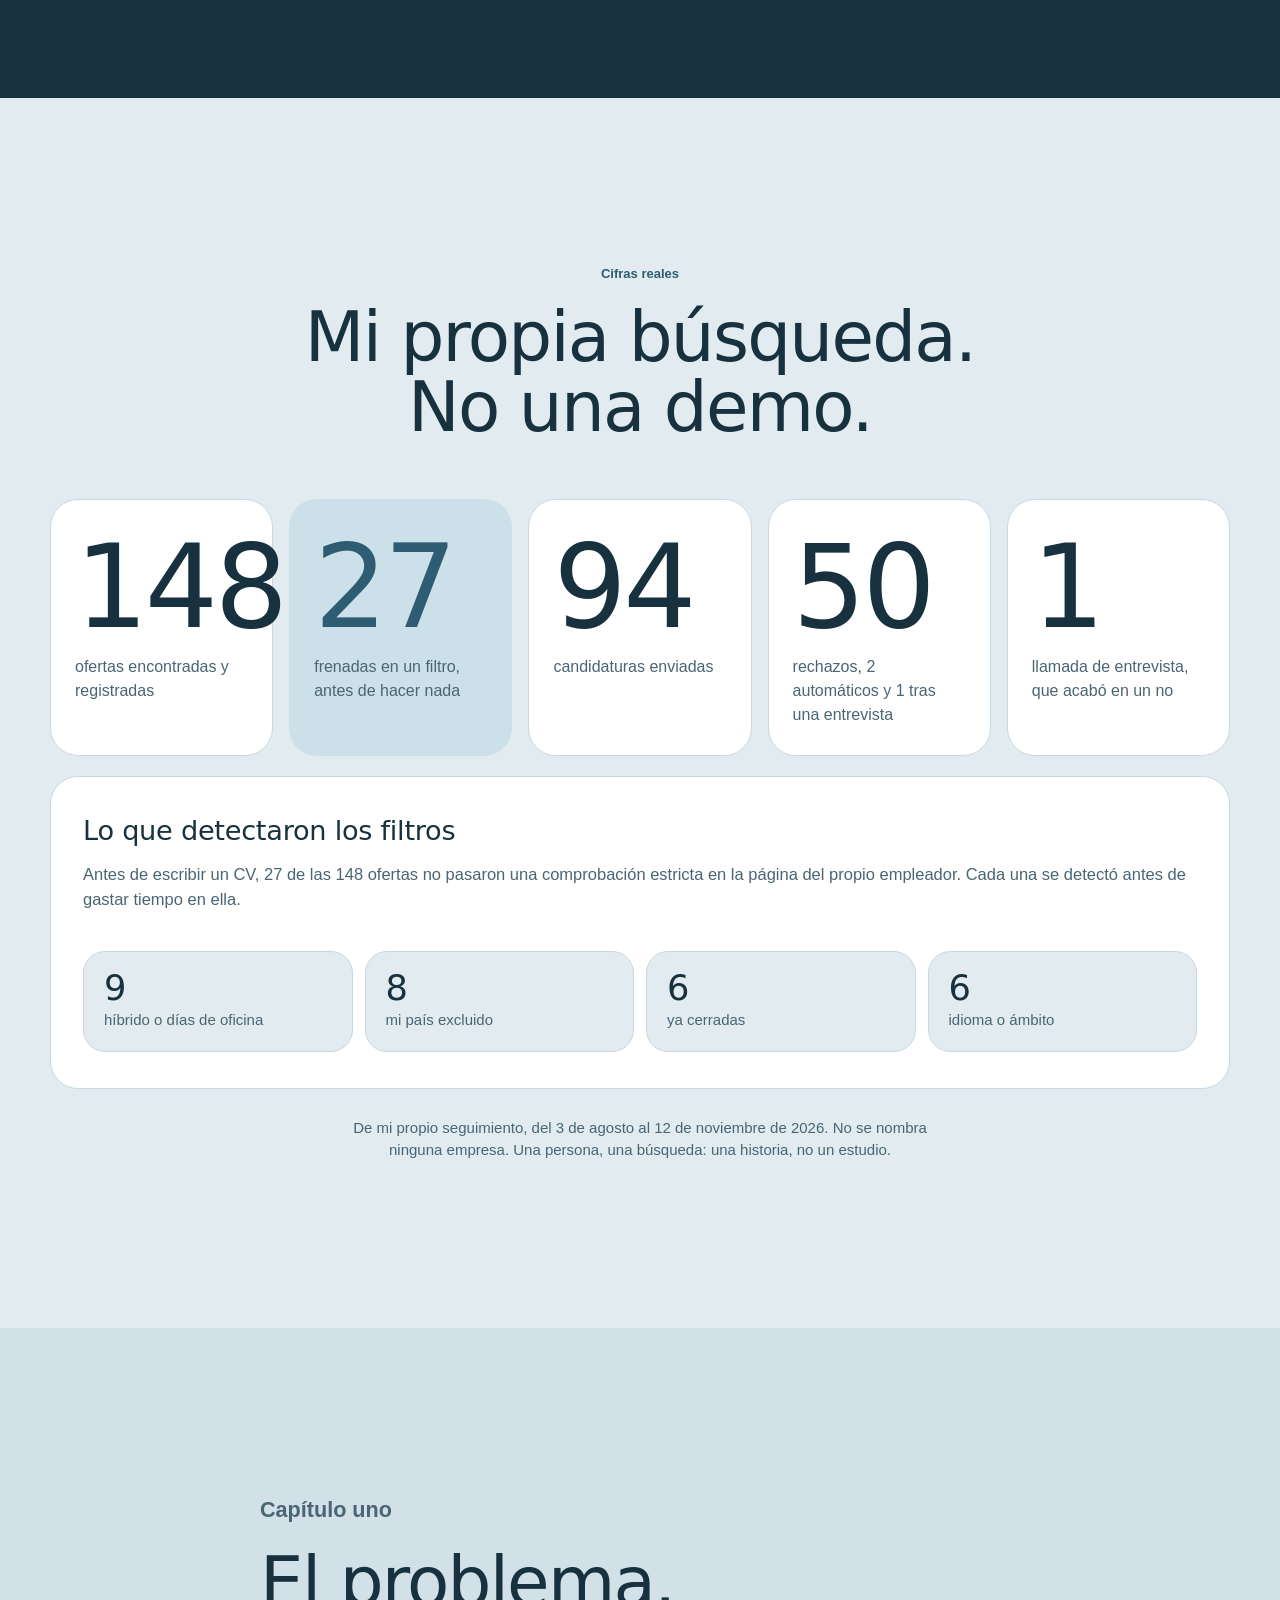
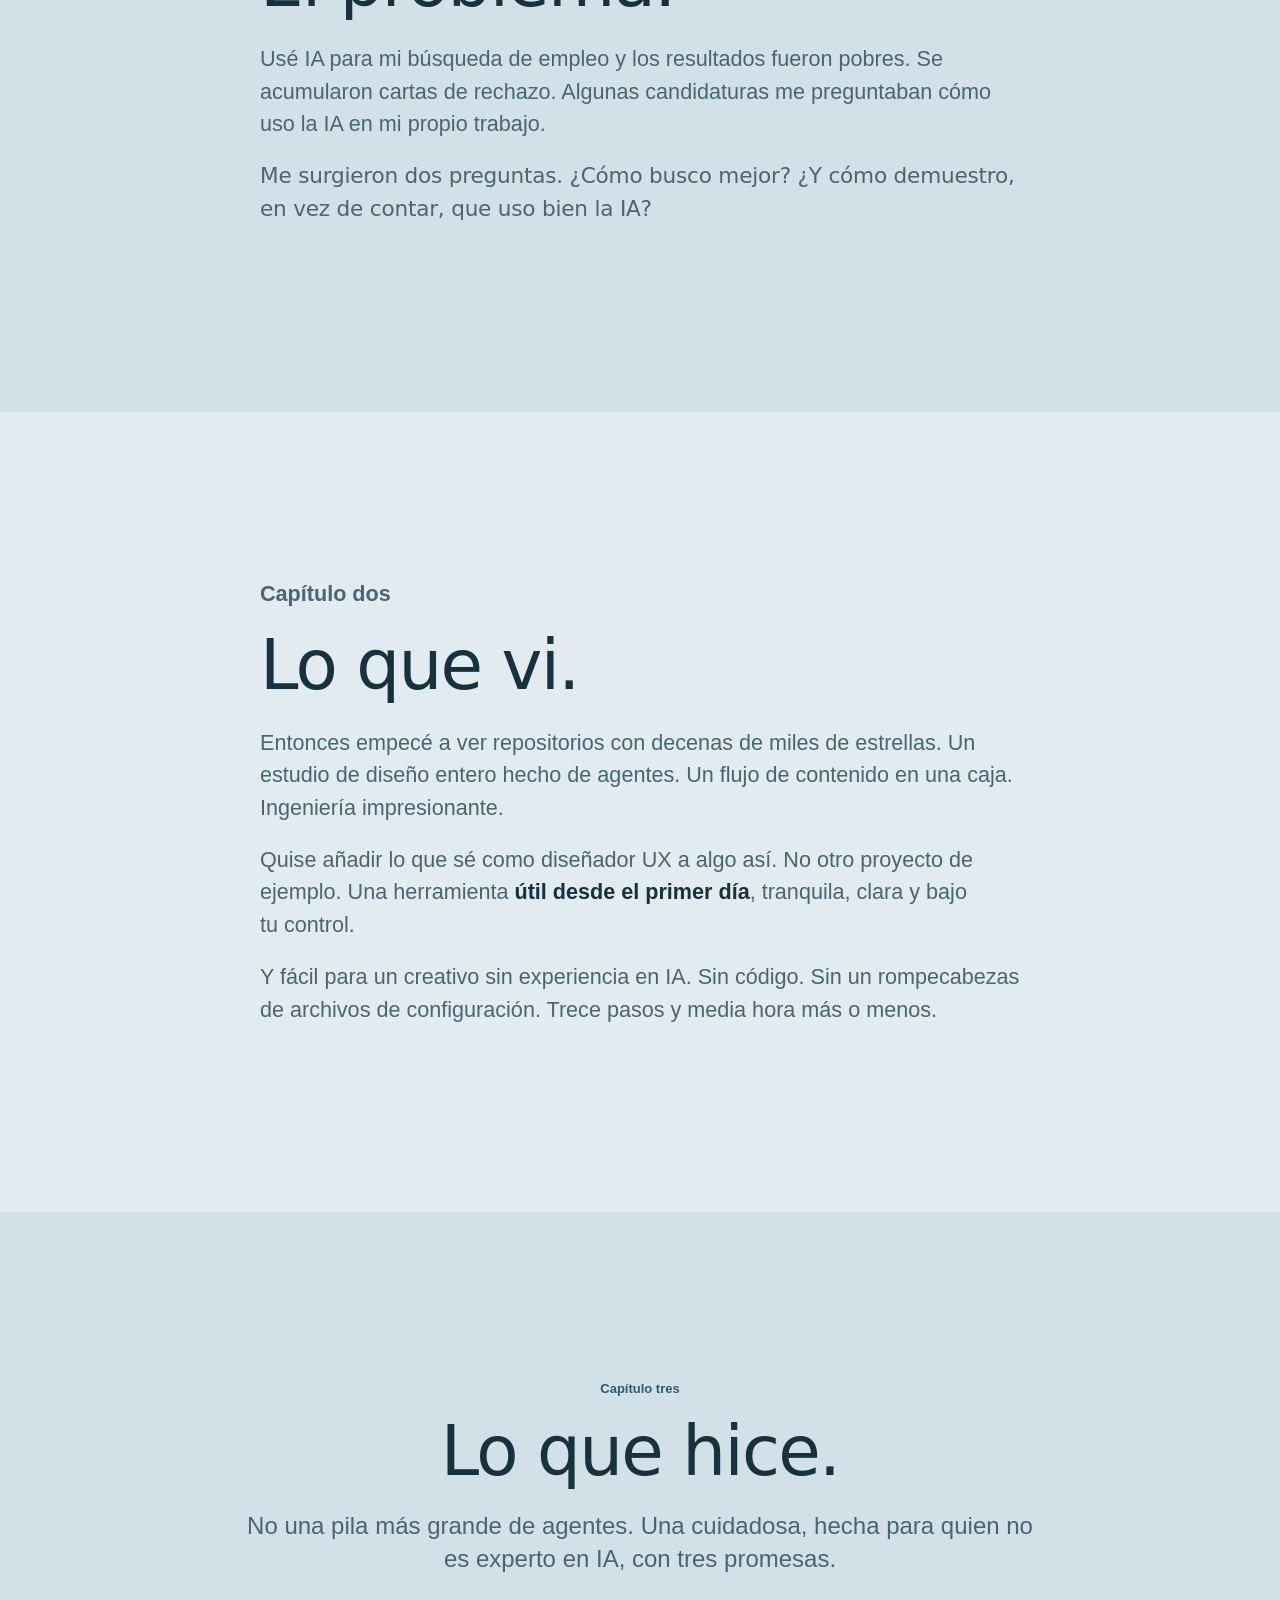
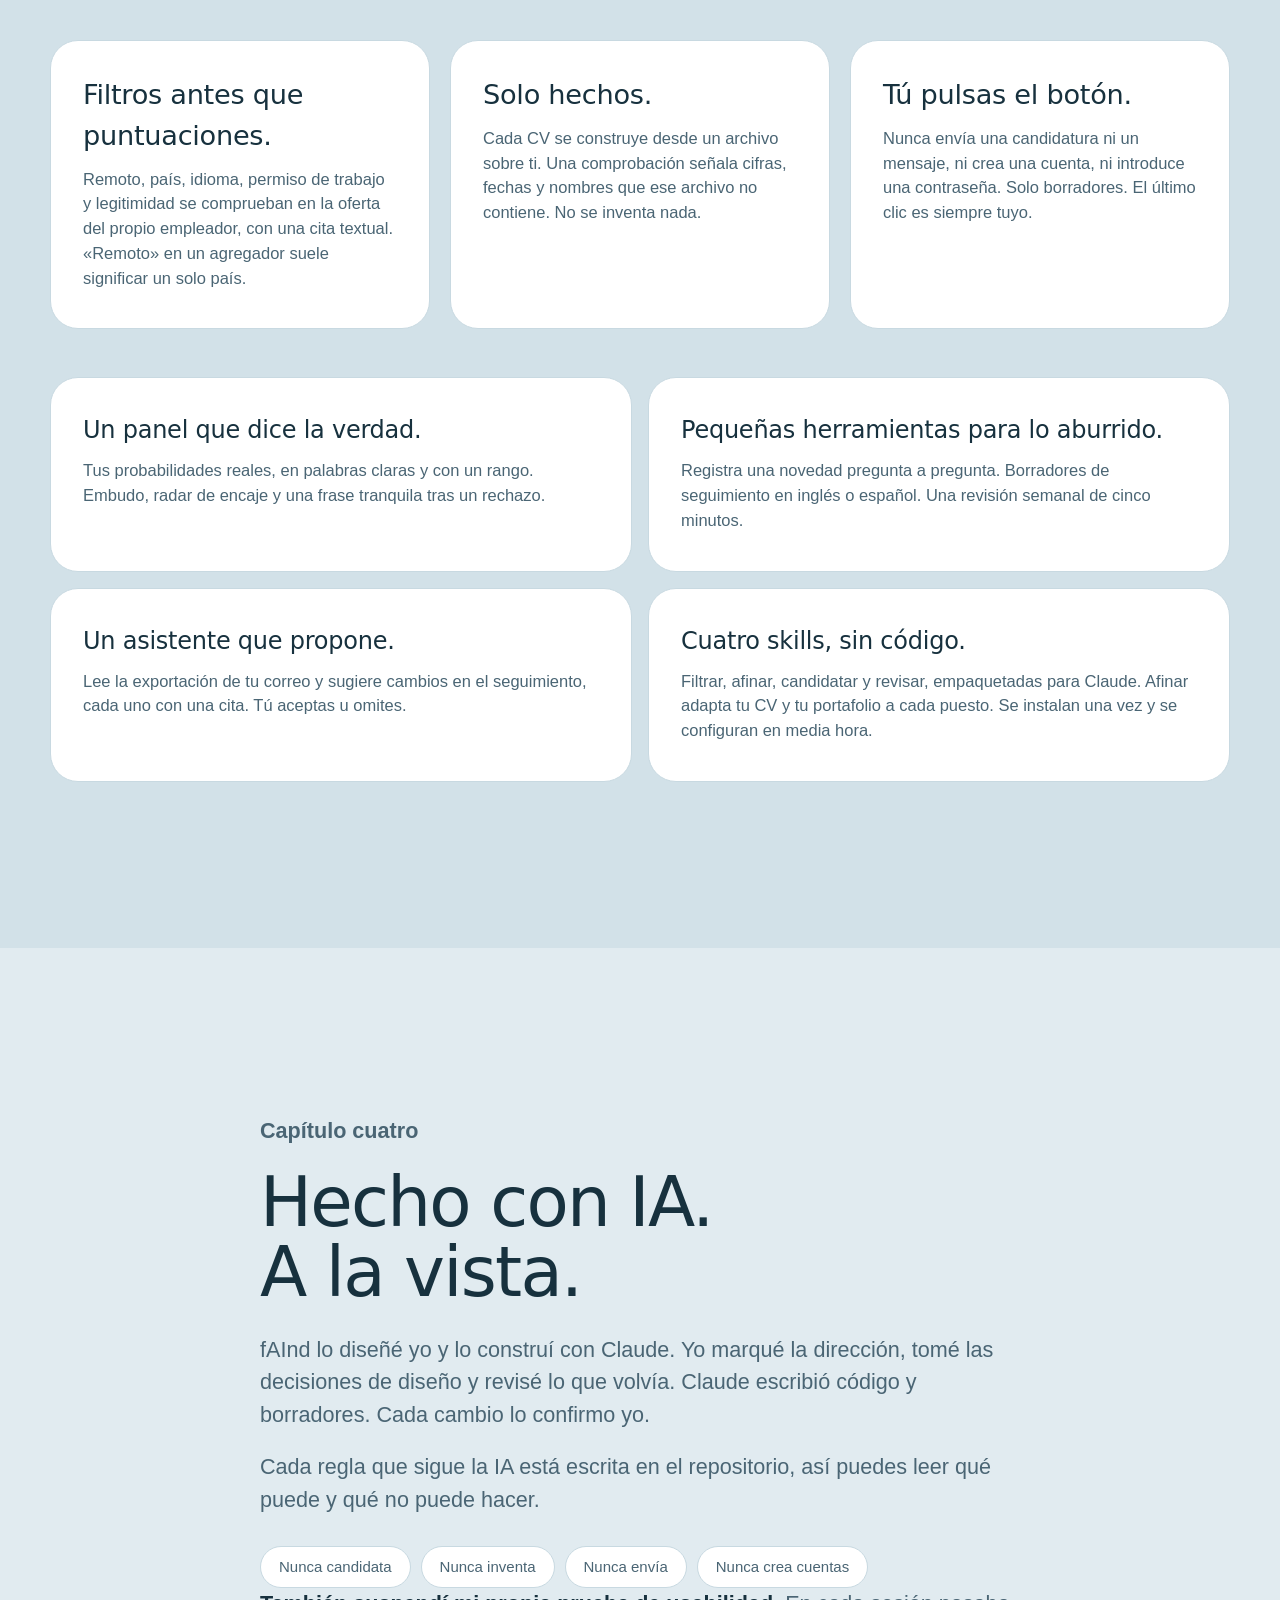
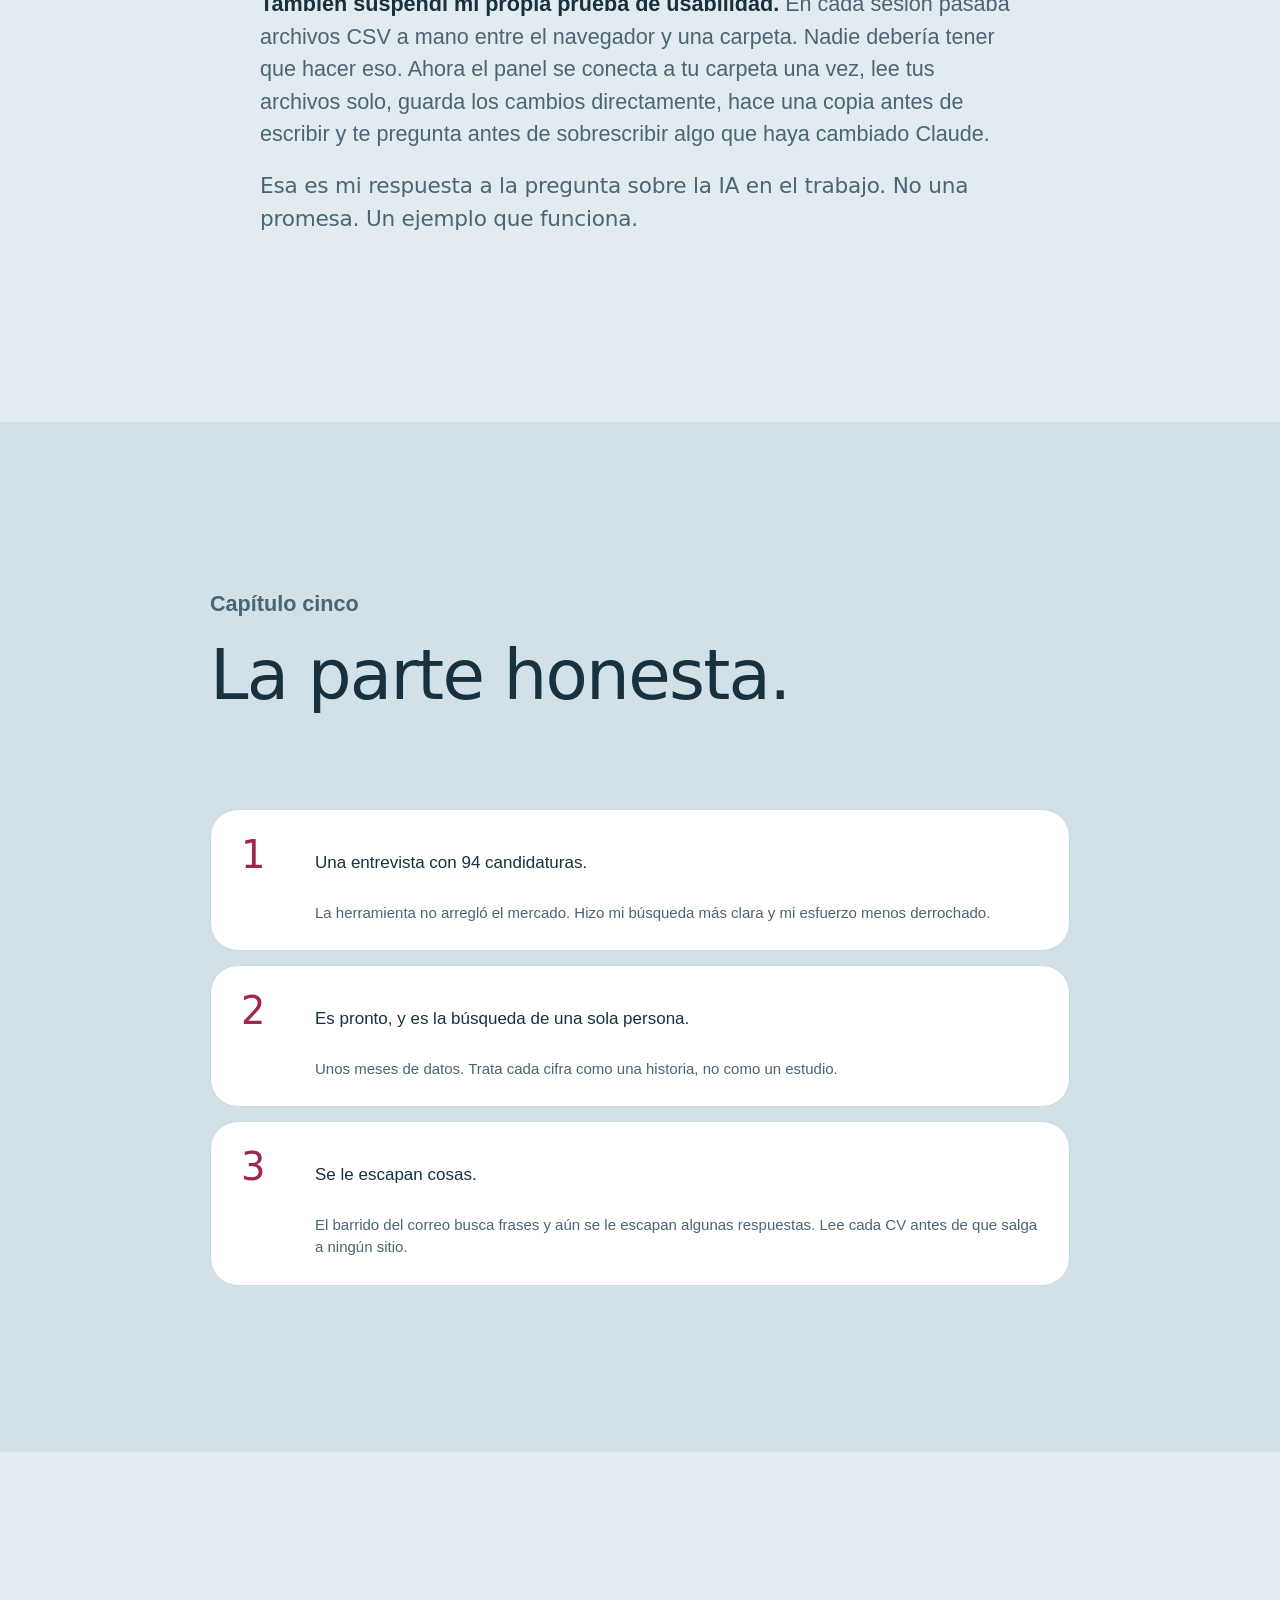
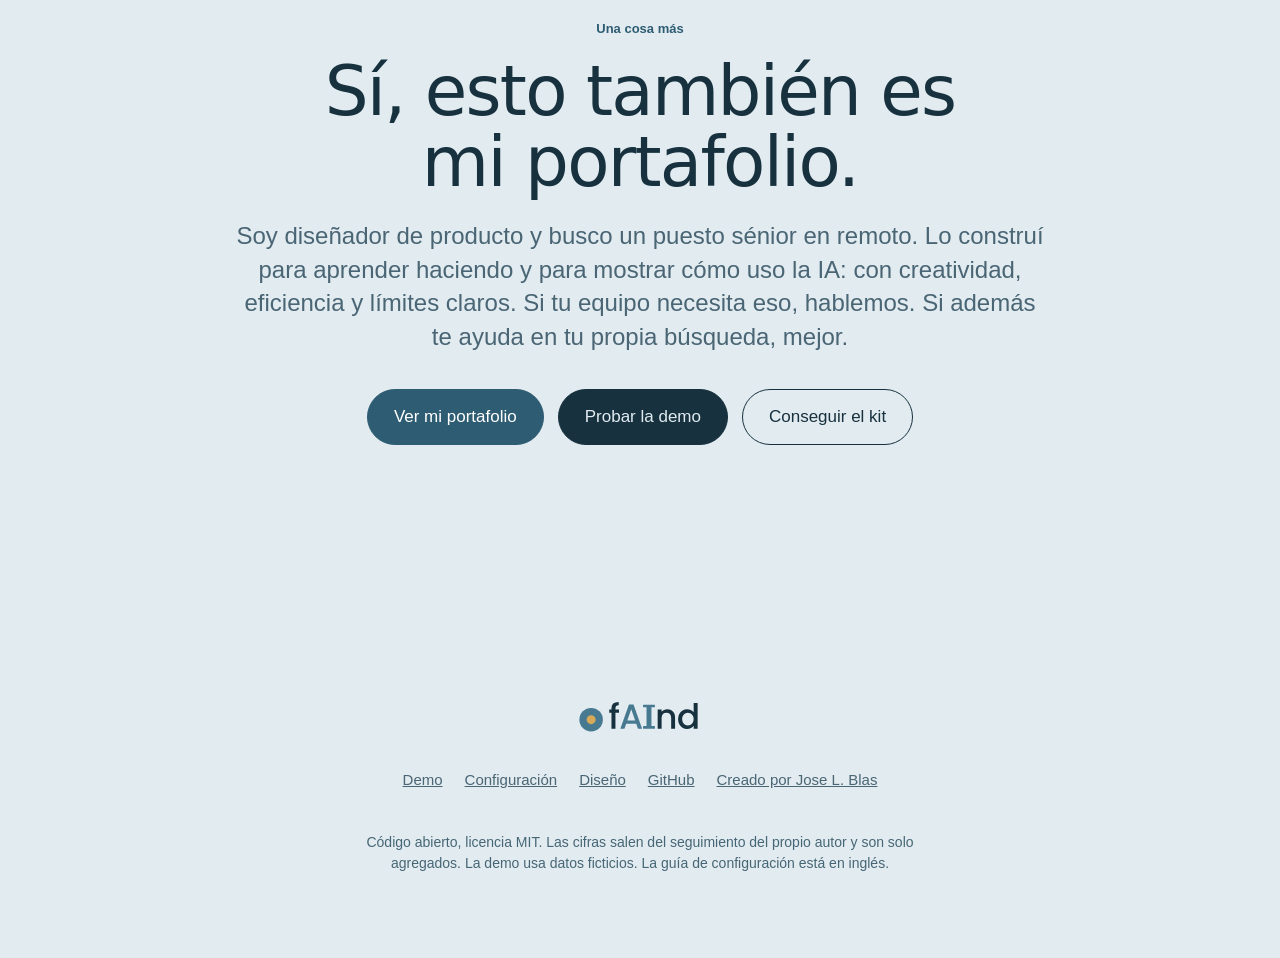
<file: story/es/index.html>
<!doctype html>
<html lang="es" data-theme="light">
<head>
<meta charset="utf-8">
<link rel="icon" href="../../design/brand/assets/favicon.svg" type="image/svg+xml">
<link rel="alternate" hreflang="en" href="../">
<meta name="viewport" content="width=device-width, initial-scale=1">
<title>La historia de fAInd</title>
<meta name="description" content="Un diseñador UX usó IA para buscar trabajo, recibió 50 rechazos y diseñó la herramienta que le faltaba. Cifras reales, límites honestos, código abierto.">
<meta property="og:type" content="website">
<meta property="og:title" content="La historia de fAInd">
<meta property="og:description" content="Un diseñador UX usó IA para buscar trabajo, recibió 50 rechazos y diseñó la herramienta que le faltaba. Cifras reales, límites honestos, código abierto.">
<meta property="og:image" content="https://joselblas.github.io/jobops-kit/design/brand/assets/og-card-1200x630.png">
<meta name="twitter:card" content="summary_large_image">
<style>
:root {
  --surface: #E1EBF0; --raised: #ffffff; --sunken: #D2E1E8;
  --ink: #17313E; --muted: #4A6574; --faint: #476675;
  --line: #C8D9E1; --accent: #2E5C72; --accent-soft: #CBE0E8; --on-accent: #ffffff;
  --closed: #3F5967; --closed-soft: #E9F0F3; --aqua: #477A91;
  --rust: #a0264f; --rust-soft: #ffe4ec; --calm: #1D5F6B; --calm-soft: #D3E8EC;
  --shadow: 0 30px 80px -30px rgba(23,49,62,.32), 0 8px 24px -12px rgba(23,49,62,.16);
  --serif: "Avenir Next", "Century Gothic", Futura, "Trebuchet MS", system-ui, sans-serif;
  --sans: ui-sans-serif, -apple-system, "Segoe UI", "Helvetica Neue", Arial, sans-serif;
  --mono: ui-monospace, "SF Mono", Menlo, Consolas, monospace;
}
:root[data-theme="dark"] {
  --surface: #0F2029; --raised: #16303C; --sunken: #0B171E;
  --ink: #E1EBF0; --muted: #A9BEC8; --faint: #93AAB6;
  --line: #244757; --accent: #D6AA58; --accent-soft: #20404E; --on-accent: #0F2029;
  --closed: #B3C7D1; --closed-soft: #12262F; --aqua: #A9CDD4;
  --rust: #ff9db8; --rust-soft: #3a1b2a; --calm: #A9CDD4; --calm-soft: #14323A;
  --shadow: 0 30px 90px -30px rgba(0,0,0,.9), 0 0 0 1px rgba(255,255,255,.05);
}
* { box-sizing: border-box; }
html { scroll-behavior: smooth; }
body { margin: 0; background: var(--surface); color: var(--ink); font-family: var(--sans); font-size: 18px; line-height: 1.5; -webkit-font-smoothing: antialiased; }
img { max-width: 100%; display: block; }
a { color: inherit; }
.wrap { width: min(1180px, 100% - 48px); margin-inline: auto; }
.narrow { width: min(760px, 100% - 48px); margin-inline: auto; }
.eyebrow { font-size: 13px;   color: var(--accent); margin: 0 0 18px; font-weight: 600; }
.display { font-family: var(--serif); font-weight: 400; letter-spacing: -.025em; line-height: 1.02; margin: 0; text-wrap: balance; }
.h1 { font-size: clamp(3rem, 8.4vw, 7rem); }
.h2 { font-size: clamp(2.2rem, 5.4vw, 4.4rem); }
.h3 { font-size: clamp(1.5rem, 2.6vw, 2.1rem); }
.lede { font-size: clamp(1.15rem, 1.9vw, 1.5rem); color: var(--muted); line-height: 1.4; margin: 22px 0 0; text-wrap: pretty; max-width: 34em; }
.center { text-align: center; } .center .lede { margin-inline: auto; }
section { padding: clamp(80px, 13vw, 170px) 0; }

/* nav */
nav { position: sticky; top: 14px; z-index: 20; display: flex; justify-content: center; padding: 0 16px; pointer-events: none; }
.pill { pointer-events: auto; display: flex; align-items: center; gap: 4px; padding: 6px 6px 6px 18px; border-radius: 999px; background: color-mix(in srgb, var(--raised) 78%, transparent); backdrop-filter: blur(18px) saturate(1.4); -webkit-backdrop-filter: blur(18px) saturate(1.4); border: 1px solid var(--line); box-shadow: 0 8px 30px -14px rgba(0,0,0,.3); font-size: 14px; }
.pill b { font-family: var(--serif); font-weight: 400; font-size: 18px; margin-right: 10px; }
.pill a { text-decoration: none; padding: 8px 12px; border-radius: 999px; color: var(--muted); }
.pill a:hover { color: var(--ink); background: var(--sunken); }
.pill button, .btn { font: inherit; cursor: pointer; border-radius: 999px; border: 1px solid var(--ink); background: var(--ink); color: var(--surface); padding: 8px 16px; text-decoration: none; display: inline-block; }
.pill button { padding: 8px 14px; background: transparent; color: var(--ink); border-color: var(--line); font-size: 14px; }
.btn { padding: 14px 26px; font-size: 17px; }
.btn.ghost { background: transparent; color: var(--ink); border-color: var(--ink); }
.btn.accent { background: var(--accent); border-color: var(--accent); color: var(--on-accent); }
.btn:focus-visible, .pill a:focus-visible, .pill button:focus-visible { outline: 3px solid var(--calm); outline-offset: 3px; }
.cta { display: flex; gap: 14px; justify-content: center; flex-wrap: wrap; margin-top: 36px; }

/* hero */
.hero { padding-top: clamp(70px, 11vw, 150px); padding-bottom: 0; }
.shot { border-radius: 28px; overflow: hidden; box-shadow: var(--shadow); border: 1px solid var(--line); background: var(--raised); }
.shot img { width: 100%; height: auto; }
.hero .shot { margin-top: clamp(48px, 7vw, 90px); transform: translateY(0); }
.glow { position: absolute; inset: -10% 0 auto; height: 70%; z-index: -1; background: radial-gradient(60% 60% at 50% 0%, color-mix(in srgb, var(--accent) 24%, transparent), transparent 70%); pointer-events: none; }
.hero-stage { position: relative; }
.dark-img { display: none; } :root[data-theme="dark"] .dark-img { display: block; } :root[data-theme="dark"] .light-img { display: none; }

/* statement */
.statement { background: var(--ink); color: var(--surface); }
.statement .display { font-size: clamp(2.6rem, 7.4vw, 6rem); }
.statement .display em { color: #D6AA58; }
:root[data-theme="dark"] .statement { background: var(--raised); color: var(--ink); }
.statement p { color: color-mix(in srgb, var(--surface) 70%, transparent); }
:root[data-theme="dark"] .statement p { color: var(--muted); }

/* feature rows */
.feature { display: grid; grid-template-columns: minmax(0, .8fr) minmax(0, 1.2fr); gap: clamp(32px, 6vw, 90px); align-items: center; }
.feature.flip { grid-template-columns: minmax(0, 1.2fr) minmax(0, .8fr); }
.feature.flip .copy { order: 2; }
.feature .lede { max-width: 26em; }
.tag { display: inline-block; font-size: 12px;   padding: 5px 12px; border-radius: 999px; border: 1px solid var(--line); color: var(--muted); margin-left: 10px; vertical-align: middle; font-weight: 500; }
.tag.calm { background: var(--calm-soft); color: var(--calm); border-color: transparent; }
.alt { background: var(--sunken); }

/* trio */
.trio { display: grid; grid-template-columns: repeat(3, minmax(0, 1fr)); gap: 20px; margin-top: 64px; }
.card { background: var(--raised); border: 1px solid var(--line); border-radius: 28px; padding: 34px 32px 38px; }
.card h3 { font-family: var(--serif); font-weight: 400; font-size: 1.7rem; margin: 0 0 10px; letter-spacing: -.01em; }
.card p { margin: 0; color: var(--muted); font-size: 16.5px; }
.big-no { font-weight: 300; font-family: var(--serif); font-size: clamp(4rem, 9vw, 7.5rem); line-height: 1; letter-spacing: -.03em; }

/* design system */
.swatches { display: grid; grid-template-columns: repeat(7, minmax(0, 1fr)); gap: 12px; margin-top: 56px; }
.sw { border-radius: 22px; padding: 16px; min-height: 150px; display: flex; flex-direction: column; justify-content: flex-end; border: 1px solid var(--line); font-size: 13px; line-height: 1.3; }
.sw b { font-weight: 600; display: block; font-size: 14px; }
.sw span { font-family: var(--mono); opacity: .8; }
.sw.a { background: var(--surface); } .sw.b { background: var(--raised); } .sw.c { background: var(--ink); color: var(--surface); border-color: transparent; }
.sw.d { background: var(--accent); color: var(--on-accent); border-color: transparent; } .sw.e { background: var(--closed-soft); color: var(--closed); } .sw.f { background: var(--calm-soft); color: var(--calm); } .sw.g { background: var(--accent-soft); color: var(--accent); }
.ds-grid { display: grid; grid-template-columns: repeat(12, minmax(0, 1fr)); gap: 20px; margin-top: 20px; }
.ds { background: var(--raised); border: 1px solid var(--line); border-radius: 28px; padding: 30px; overflow: hidden; }
.ds .label { font-size: 12px;   color: var(--faint); margin: 0 0 18px; }
.s5 { grid-column: span 5; } .s7 { grid-column: span 7; } .s4 { grid-column: span 4; } .s6 { grid-column: span 6; } .s8 { grid-column: span 8; } .s12 { grid-column: span 12; }
.aa { font-weight: 300; font-family: var(--serif); font-size: clamp(5rem, 12vw, 9rem); line-height: .9; margin: 0; letter-spacing: -.04em; }
.type-row { display: flex; gap: 28px; align-items: baseline; flex-wrap: wrap; margin-top: 14px; }
.type-row div { color: var(--muted); font-size: 14px; }
.radii { display: flex; gap: 16px; align-items: end; flex-wrap: wrap; }
.radii i { display: block; width: 84px; height: 84px; background: var(--accent-soft); border: 1.5px solid var(--accent); }
.radii span { display: block; font-size: 12px; color: var(--muted); margin-top: 8px; text-align: center; font-family: var(--mono); }
.demo-row { display: flex; gap: 10px; flex-wrap: wrap; align-items: center; }
.d-btn { font: inherit; font-size: 15px; padding: 11px 22px; border-radius: 999px; border: 1px solid var(--ink); background: var(--ink); color: var(--surface); }
.d-btn.g { background: transparent; color: var(--ink); } .d-btn.a { background: var(--accent); border-color: var(--accent); color: var(--on-accent); }
.d-tag { font-size: 12px;   padding: 5px 12px; border-radius: 999px; border: 1px solid var(--line); color: var(--muted); }
.d-tag.i { background: var(--accent-soft); color: var(--accent); border-color: transparent; } .d-tag.r { background: var(--closed-soft); color: var(--closed); border-color: transparent; } .d-tag.c { background: var(--calm-soft); color: var(--calm); border-color: transparent; }
.meter-est { font-family: var(--serif); font-size: 2.4rem; letter-spacing: -.02em; margin: 6px 0 12px; }
.track { position: relative; height: 12px; border-radius: 999px; background: var(--sunken); border: 1px solid var(--line); }
.track .fill { position: absolute; top: 0; bottom: 0; left: 10%; width: 52%; border-radius: 999px; background: var(--calm); }
.track .tick { position: absolute; top: -5px; bottom: -5px; width: 2px; left: 28%; background: var(--ink); }
.small { font-size: 14px; color: var(--muted); margin: 12px 0 0; }
.opt { border: 1px solid var(--line); border-radius: 20px; padding: 14px 18px; margin-bottom: 10px; background: var(--surface); }
.opt strong { display: block; font-weight: 600; font-size: 16px; } .opt small { color: var(--muted); font-size: 14px; }
.opt.on { border-color: var(--accent); box-shadow: 0 0 0 1px var(--accent) inset; }
.prog { display: flex; gap: 6px; margin-bottom: 18px; } .prog i { flex: 1; height: 4px; border-radius: 999px; background: var(--line); } .prog i.on { background: var(--accent); }
.steady { background: var(--raised); box-shadow: var(--shadow); border-radius: 22px; padding: 22px 24px; }
.steady .big { font-family: var(--serif); font-size: 1.5rem; line-height: 1.2; margin: 6px 0 10px; }
.steady .wit { font-family: var(--serif);  font-size: 1.15rem; margin: 12px 0 0; }
.steady .k { font-size: 14px; font-weight: 600; color: var(--closed); display: inline-flex; align-items: center; gap: 8px; }
.steady .k::before { content: ""; width: 9px; height: 9px; border-radius: 50%; background: var(--aqua); box-shadow: 0 0 0 4px color-mix(in srgb, var(--aqua) 22%, transparent); }
.principles { list-style: none; padding: 0; margin: 0; display: grid; gap: 14px; }
.principles li { display: grid; grid-template-columns: 28px 1fr; gap: 10px; font-size: 16.5px; color: var(--muted); }
.principles li b { color: var(--ink); font-weight: 600; }
.principles li::before { content: ""; width: 10px; height: 10px; border-radius: 50%; background: var(--accent); margin-top: 8px; }

/* voice */
.voice { display: grid; gap: 14px; margin-top: 56px; }
.vrow { display: grid; grid-template-columns: 1fr 1fr; gap: 14px; }
.v { background: var(--raised); border: 1px solid var(--line); border-radius: 28px; padding: 30px 32px; }
.v .k { font-size: 12px;   color: var(--faint); margin: 0 0 10px; }
.v.no p { font-family: var(--serif); font-size: clamp(1.4rem, 2.4vw, 2rem); margin: 0; color: var(--faint); text-decoration: line-through; text-decoration-thickness: 1px; }
.v.yes { background: var(--calm-soft); border-color: transparent; }
.v.yes .k { color: var(--calm); }
.v.yes p { font-family: var(--serif); font-size: clamp(1.4rem, 2.4vw, 2rem); margin: 0; }
.v.yes p + p { font-size: 1.05rem;  margin-top: 8px; color: var(--muted); font-family: var(--serif); }
.rules { display: flex; flex-wrap: wrap; gap: 10px; justify-content: center; margin-top: 44px; }
.rules span { border: 1px solid var(--line); border-radius: 999px; padding: 9px 18px; font-size: 15px; color: var(--muted); background: var(--raised); }

/* roadmap */
.road { display: grid; grid-template-columns: repeat(3, minmax(0, 1fr)); gap: 20px; margin-top: 56px; }
.road .card ul { list-style: none; margin: 18px 0 0; padding: 0; display: grid; gap: 10px; font-size: 16px; }
.road .card li { padding-top: 10px; border-top: 1px solid var(--line); }
.road .card li small { display: block; color: var(--muted); font-size: 14px; }
.road .now { border-color: var(--accent); }

footer { padding: 90px 0 70px; }
footer .links { display: flex; gap: 22px; justify-content: center; flex-wrap: wrap; margin-top: 30px; font-size: 15px; }
footer .links a { color: var(--muted); }
footer .fine { color: var(--faint); font-size: 14px; text-align: center; margin-top: 40px; max-width: 40em; margin-inline: auto; }

/* reveal */
.js .rv { opacity: 0; transform: translateY(26px); transition: opacity .9s cubic-bezier(.2,.7,.2,1), transform .9s cubic-bezier(.2,.7,.2,1); }
.js .rv.in { opacity: 1; transform: none; }
@media (prefers-reduced-motion: reduce) { html { scroll-behavior: auto; } .js .rv { opacity: 1; transform: none; transition: none; } }

@media (max-width: 980px) {
  .feature, .feature.flip { grid-template-columns: 1fr; } .feature.flip .copy { order: 0; }
  .trio, .road { grid-template-columns: 1fr; }
  .swatches { grid-template-columns: repeat(4, minmax(0, 1fr)); }
  .s5, .s7, .s4, .s6, .s8 { grid-column: span 12; }
  .vrow { grid-template-columns: 1fr; }
  .pill a.hide-s { display: none; }
}
@media (max-width: 560px) { body { font-size: 17px; } .swatches { grid-template-columns: repeat(2, minmax(0, 1fr)); } .pill a { padding: 8px 8px; } .shot { border-radius: 18px; } }
.nums { display: grid; grid-template-columns: repeat(5, minmax(0, 1fr)); gap: 16px; margin-top: 56px; }
.num-card { background: var(--raised); border: 1px solid var(--line); border-radius: 28px; padding: 30px 24px 28px; text-align: left; }
.num-card .big-no { font-weight: 300; display: block; }
.num-card.hl { background: var(--accent-soft); border-color: transparent; } .num-card.hl .big-no { font-weight: 300; color: var(--accent); }
.num-card p { margin: 10px 0 0; color: var(--muted); font-size: 16px; }
.note { text-align: center; color: var(--faint); font-size: 15px; margin: 28px auto 0; max-width: 40em; }
.break { display: grid; grid-template-columns: repeat(4, minmax(0, 1fr)); gap: 12px; margin-top: 40px; }
.break div { background: var(--surface); border: 1px solid var(--line); border-radius: 22px; padding: 18px 20px; } .break b { display: block; font-family: var(--serif); font-weight: 400; font-size: 2.2rem; line-height: 1; } .break span { color: var(--muted); font-size: 15px; }
.chap { max-width: 760px; margin-inline: auto; }
.chap .display { margin-bottom: 26px; }
.chap p { font-size: clamp(1.15rem, 1.7vw, 1.35rem); color: var(--muted); line-height: 1.5; margin: 0 0 20px; text-wrap: pretty; }
.chap p strong { color: var(--ink); font-weight: 600; }
.pull { font-family: var(--serif); font-size: clamp(1.6rem, 3.4vw, 2.6rem); line-height: 1.15; color: var(--ink); margin: 34px 0; letter-spacing: -.01em; }
.feat { display: grid; grid-template-columns: repeat(2, minmax(0, 1fr)); gap: 16px; margin-top: 48px; }
.feat .card h3 { font-size: 1.5rem; }
.limits { display: grid; gap: 14px; margin-top: 40px; }
.limits .card { padding: 26px 30px; display: grid; grid-template-columns: 56px 1fr; gap: 6px 18px; align-items: baseline; }
.limits .n { font-family: var(--serif); font-size: 2.4rem; line-height: 1; color: var(--rust); }
.limits p { color: var(--ink); font-size: 17px; }
.limits small { grid-column: 2; color: var(--muted); font-size: 15px; }
.rules.left { justify-content: flex-start; margin-top: 30px; }
@media (max-width: 980px) { .nums { grid-template-columns: repeat(2, minmax(0, 1fr)); } .break { grid-template-columns: repeat(2, minmax(0, 1fr)); } .feat { grid-template-columns: 1fr; } .pill a.hide-s { display: none; } }
@media (max-width: 560px) { .nums, .break { grid-template-columns: 1fr; } .limits .card { grid-template-columns: 1fr; } .limits small { grid-column: 1; } }

.skip { position: absolute; left: 16px; top: -64px; z-index: 100; padding: 12px 18px; border-radius: 12px; background: var(--ink); color: var(--surface); font: 600 1rem var(--sans); text-decoration: none; }
.skip:focus { top: 16px; outline: 3px solid var(--calm); outline-offset: 3px; }
main:focus { outline: none; }

/* fAInd wordmark: colours come from tokens, so it follows the theme */
:root { --gold: #D6AA58; --wm-ai: #477A91; --wm-disc: #477A91; }
:root[data-theme="dark"] { --wm-ai: #D6AA58; --wm-disc: #A9CDD4; }
.wm { display: inline-block; height: 30px; width: auto; vertical-align: middle; }
.wm .i { fill: var(--ink); } .wm .a { fill: var(--wm-ai); } .wm .d { fill: var(--wm-disc); } .wm .o { fill: var(--gold); }
.pill .wm { height: 24px; } .center .wm { height: 38px; }
</style>
</head>
<body>
<a class="skip" href="#main">Saltar al contenido</a>
<nav aria-label="Página"><div class="pill"><b><svg class="wm" viewBox="0 0 358 110" role="img" aria-label="find"><circle class="d" cx="38" cy="54" r="34"/><circle class="o" cx="38" cy="54" r="13"/><path class="i" d="M118.6 34.199999999999996H108.4V80.0H96.9V34.199999999999996H90.4V24.9H96.9V21.0Q96.9 11.5 101.95 7.149999999999999Q107.0 2.799999999999997 117.8 2.799999999999997V12.299999999999997Q112.6 12.299999999999997 110.5 14.249999999999996Q108.4 16.199999999999996 108.4 21.0V24.9H118.6Z M281.0 47.5V80.0H269.7V49.2Q269.7 41.8 266.0 37.849999999999994Q262.3 33.9 255.9 33.9Q249.5 33.9 245.75 37.849999999999994Q242.0 41.8 242.0 49.2V80.0H230.6V24.9H242.0V31.199999999999996Q244.8 27.799999999999997 249.15 25.9Q253.5 24.0 258.4 24.0Q264.9 24.0 270.04999999999995 26.7Q275.2 29.4 278.1 34.7Q281.0 40.0 281.0 47.5Z M315.8 24.0Q321.2 24.0 326.45 26.349999999999998Q331.7 28.699999999999996 334.8 32.599999999999994V6.0H346.3V80.0H334.8V71.7Q332.0 75.7 327.05 78.30000000000001Q322.1 80.9 315.7 80.9Q308.5 80.9 302.55 77.25Q296.6 73.6 293.15 67.05Q289.7 60.5 289.7 52.2Q289.7 43.9 293.15 37.5Q296.6 31.099999999999994 302.55 27.549999999999997Q308.5 24.0 315.8 24.0ZM318.1 33.9Q313.7 33.9 309.9 36.05Q306.1 38.199999999999996 303.75 42.349999999999994Q301.4 46.5 301.4 52.2Q301.4 57.9 303.75 62.2Q306.1 66.5 309.95000000000005 68.75Q313.8 71.0 318.1 71.0Q322.5 71.0 326.3 68.8Q330.1 66.6 332.45000000000005 62.349999999999994Q334.8 58.099999999999994 334.8 52.4Q334.8 46.699999999999996 332.45000000000005 42.5Q330.1 38.3 326.3 36.099999999999994Q322.5 33.9 318.1 33.9Z"/><path class="a" d="M168.60000000000002 65.8H139.5L134.5 80.0H122.60000000000001L147.5 10.399999999999991H160.7L185.60000000000002 80.0H173.60000000000002ZM165.4 56.5 154.1 24.199999999999996 142.7 56.5Z M188.40 80.00H222.60V72.16H212.62V18.34H222.60V10.50H188.40V18.34H198.38V72.16H188.40Z"/></svg></b><a class="hide-s" href="#numbers">Cifras</a><a class="hide-s" href="#built">Hecho con IA</a><a class="hide-s" href="#limits">Límites</a><a href="../../app/">Demo</a><a href="../">EN</a><button type="button" id="theme" aria-pressed="false">Oscuro</button></div></nav>

<main id="main" tabindex="-1">
<header class="hero"><div class="wrap center hero-stage"><div class="glow" aria-hidden="true"></div>
<p class="eyebrow rv">La historia</p>
<h1 class="display h1 rv">Cuarenta y seis noes.<br>Una idea.</h1>
<p class="lede rv">Soy diseñador UX. Usé IA para buscar trabajo y los resultados fueron pobres. Así que hice lo que hacen los diseñadores: diseñé la herramienta que me habría gustado tener.</p>
<div class="cta rv"><a class="btn" href="../app/">Probar la demo</a><a class="btn ghost" href="../../setup/">Configúralo en 30 minutos</a></div>
</div></header>

<section class="statement" style="margin-top: clamp(80px, 12vw, 160px)"><div class="wrap center">
<p class="eyebrow rv">La idea</p>
<h2 class="display rv">No necesitaba más automatización.<br>Necesitaba <em>la cabeza clara</em>.</h2>
<p class="lede rv" style="color:inherit;opacity:.75">La mayoría de las candidaturas acaban en un no. Es la aritmética de una búsqueda. El trabajo es verlo con claridad, desperdiciar menos y seguir adelante.</p>
</div></section>

<section id="numbers"><div class="wrap"><div class="center"><p class="eyebrow rv">Cifras reales</p><h2 class="display h2 rv">Mi propia búsqueda.<br>No una demo.</h2></div>
<div class="nums">
<div class="num-card rv"><span class="big-no">148</span><p>ofertas encontradas y registradas</p></div>
<div class="num-card hl rv"><span class="big-no">27</span><p>frenadas en un filtro, antes de hacer nada</p></div>
<div class="num-card rv"><span class="big-no">94</span><p>candidaturas enviadas</p></div>
<div class="num-card rv"><span class="big-no">50</span><p>rechazos, 2 automáticos y 1 tras una entrevista</p></div>
<div class="num-card rv"><span class="big-no">1</span><p>llamada de entrevista, que acabó en un no</p></div>
</div>
<div class="card rv" style="margin-top:20px;padding:34px 32px 36px"><h3>Lo que detectaron los filtros</h3><p>Antes de escribir un CV, 27 de las 148 ofertas no pasaron una comprobación estricta en la página del propio empleador. Cada una se detectó antes de gastar tiempo en ella.</p>
<div class="break"><div><b>9</b><span>híbrido o días de oficina</span></div><div><b>8</b><span>mi país excluido</span></div><div><b>6</b><span>ya cerradas</span></div><div><b>6</b><span>idioma o ámbito</span></div></div></div>
<p class="note rv">De mi propio seguimiento, del 3 de agosto al 12 de noviembre de 2026. No se nombra ninguna empresa. Una persona, una búsqueda: una historia, no un estudio.</p>
</div></section>

<section class="alt"><div class="wrap"><div class="chap">
<p class="eyebrow rv">Capítulo uno</p><h2 class="display h2 rv">El problema.</h2>
<p class="rv">Usé IA para mi búsqueda de empleo y los resultados fueron pobres. Se acumularon cartas de rechazo. Algunas candidaturas me preguntaban cómo uso la IA en mi propio trabajo.</p>
<p class="pull rv">Me surgieron dos preguntas. ¿Cómo busco mejor? ¿Y cómo demuestro, en vez de contar, que uso bien la IA?</p>
</div></div></section>

<section><div class="wrap"><div class="chap">
<p class="eyebrow rv">Capítulo dos</p><h2 class="display h2 rv">Lo que vi.</h2>
<p class="rv">Entonces empecé a ver repositorios con decenas de miles de estrellas. Un estudio de diseño entero hecho de agentes. Un flujo de contenido en una caja. Ingeniería impresionante.</p>
<p class="rv">Quise añadir lo que sé como diseñador UX a algo así. No otro proyecto de ejemplo. Una herramienta <strong>útil desde el primer día</strong>, tranquila, clara y bajo tu control.</p>
<p class="rv">Y fácil para un creativo sin experiencia en IA. Sin código. Sin un rompecabezas de archivos de configuración. Trece pasos y media hora más o menos.</p>
</div></div></section>

<section class="alt"><div class="wrap"><div class="center"><p class="eyebrow rv">Capítulo tres</p><h2 class="display h2 rv">Lo que hice.</h2><p class="lede rv">No una pila más grande de agentes. Una cuidadosa, hecha para quien no es experto en IA, con tres promesas.</p></div>
<div class="trio">
<div class="card rv"><h3>Filtros antes que puntuaciones.</h3><p>Remoto, país, idioma, permiso de trabajo y legitimidad se comprueban en la oferta del propio empleador, con una cita textual. «Remoto» en un agregador suele significar un solo país.</p></div>
<div class="card rv"><h3>Solo hechos.</h3><p>Cada CV se construye desde un archivo sobre ti. Una comprobación señala cifras, fechas y nombres que ese archivo no contiene. No se inventa nada.</p></div>
<div class="card rv"><h3>Tú pulsas el botón.</h3><p>Nunca envía una candidatura ni un mensaje, ni crea una cuenta, ni introduce una contraseña. Solo borradores. El último clic es siempre tuyo.</p></div>
</div>
<div class="feat">
<div class="card rv"><h3>Un panel que dice la verdad.</h3><p>Tus probabilidades reales, en palabras claras y con un rango. Embudo, radar de encaje y una frase tranquila tras un rechazo.</p></div>
<div class="card rv"><h3>Pequeñas herramientas para lo aburrido.</h3><p>Registra una novedad pregunta a pregunta. Borradores de seguimiento en inglés o español. Una revisión semanal de cinco minutos.</p></div>
<div class="card rv"><h3>Un asistente que propone.</h3><p>Lee la exportación de tu correo y sugiere cambios en el seguimiento, cada uno con una cita. Tú aceptas u omites.</p></div>
<div class="card rv"><h3>Cuatro skills, sin código.</h3><p>Filtrar, afinar, candidatar y revisar, empaquetadas para Claude. Afinar adapta tu CV y tu portafolio a cada puesto. Se instalan una vez y se configuran en media hora.</p></div>
</div></div></section>

<section id="built"><div class="wrap"><div class="chap">
<p class="eyebrow rv">Capítulo cuatro</p><h2 class="display h2 rv">Hecho con IA.<br>A la vista.</h2>
<p class="rv">fAInd lo diseñé yo y lo construí con Claude. Yo marqué la dirección, tomé las decisiones de diseño y revisé lo que volvía. Claude escribió código y borradores. Cada cambio lo confirmo yo.</p>
<p class="rv">Cada regla que sigue la IA está escrita en el repositorio, así puedes leer qué puede y qué no puede hacer.</p>
<div class="rules left rv"><span>Nunca candidata</span><span>Nunca inventa</span><span>Nunca envía</span><span>Nunca crea cuentas</span></div>
<p class="rv"><strong>También suspendí mi propia prueba de usabilidad.</strong> En cada sesión pasaba archivos CSV a mano entre el navegador y una carpeta. Nadie debería tener que hacer eso. Ahora el panel se conecta a tu carpeta una vez, lee tus archivos solo, guarda los cambios directamente, hace una copia antes de escribir y te pregunta antes de sobrescribir algo que haya cambiado Claude.</p>
<p class="pull rv">Esa es mi respuesta a la pregunta sobre la IA en el trabajo. No una promesa. Un ejemplo que funciona.</p>
</div></div></section>

<section id="limits" class="alt"><div class="wrap"><div class="chap" style="max-width:860px">
<p class="eyebrow rv">Capítulo cinco</p><h2 class="display h2 rv">La parte honesta.</h2>
<p class="rv">Prefiero contártelo yo a que lo descubras tú.</p>
<div class="limits">
<div class="card rv"><span class="n">1</span><p>Una entrevista con 94 candidaturas.</p><small>La herramienta no arregló el mercado. Hizo mi búsqueda más clara y mi esfuerzo menos derrochado.</small></div>
<div class="card rv"><span class="n">2</span><p>Es pronto, y es la búsqueda de una sola persona.</p><small>Unos meses de datos. Trata cada cifra como una historia, no como un estudio.</small></div>
<div class="card rv"><span class="n">3</span><p>Se le escapan cosas.</p><small>El barrido del correo busca frases y aún se le escapan algunas respuestas. Lee cada CV antes de que salga a ningún sitio.</small></div>
</div></div></div></section>

<section><div class="wrap center"><p class="eyebrow rv">Una cosa más</p>
<h2 class="display h2 rv">Sí, esto también es<br>mi portafolio.</h2>
<p class="lede rv">Soy diseñador de producto y busco un puesto sénior en remoto. Lo construí para aprender haciendo y para mostrar cómo uso la IA: con creatividad, eficiencia y límites claros. Si tu equipo necesita eso, hablemos. Si además te ayuda en tu propia búsqueda, mejor.</p>
<div class="cta rv"><a class="btn accent" href="https://joselblas.com">Ver mi portafolio</a><a class="btn" href="../../app/">Probar la demo</a><a class="btn ghost" href="https://github.com/joselblas/jobops-kit">Conseguir el kit</a></div>
</div></section>

</main>
<footer><div class="wrap"><p class="center" style="margin:0;font-family:var(--serif);font-size:1.5rem"><svg class="wm" viewBox="0 0 358 110" role="img" aria-label="find"><circle class="d" cx="38" cy="54" r="34"/><circle class="o" cx="38" cy="54" r="13"/><path class="i" d="M118.6 34.199999999999996H108.4V80.0H96.9V34.199999999999996H90.4V24.9H96.9V21.0Q96.9 11.5 101.95 7.149999999999999Q107.0 2.799999999999997 117.8 2.799999999999997V12.299999999999997Q112.6 12.299999999999997 110.5 14.249999999999996Q108.4 16.199999999999996 108.4 21.0V24.9H118.6Z M281.0 47.5V80.0H269.7V49.2Q269.7 41.8 266.0 37.849999999999994Q262.3 33.9 255.9 33.9Q249.5 33.9 245.75 37.849999999999994Q242.0 41.8 242.0 49.2V80.0H230.6V24.9H242.0V31.199999999999996Q244.8 27.799999999999997 249.15 25.9Q253.5 24.0 258.4 24.0Q264.9 24.0 270.04999999999995 26.7Q275.2 29.4 278.1 34.7Q281.0 40.0 281.0 47.5Z M315.8 24.0Q321.2 24.0 326.45 26.349999999999998Q331.7 28.699999999999996 334.8 32.599999999999994V6.0H346.3V80.0H334.8V71.7Q332.0 75.7 327.05 78.30000000000001Q322.1 80.9 315.7 80.9Q308.5 80.9 302.55 77.25Q296.6 73.6 293.15 67.05Q289.7 60.5 289.7 52.2Q289.7 43.9 293.15 37.5Q296.6 31.099999999999994 302.55 27.549999999999997Q308.5 24.0 315.8 24.0ZM318.1 33.9Q313.7 33.9 309.9 36.05Q306.1 38.199999999999996 303.75 42.349999999999994Q301.4 46.5 301.4 52.2Q301.4 57.9 303.75 62.2Q306.1 66.5 309.95000000000005 68.75Q313.8 71.0 318.1 71.0Q322.5 71.0 326.3 68.8Q330.1 66.6 332.45000000000005 62.349999999999994Q334.8 58.099999999999994 334.8 52.4Q334.8 46.699999999999996 332.45000000000005 42.5Q330.1 38.3 326.3 36.099999999999994Q322.5 33.9 318.1 33.9Z"/><path class="a" d="M168.60000000000002 65.8H139.5L134.5 80.0H122.60000000000001L147.5 10.399999999999991H160.7L185.60000000000002 80.0H173.60000000000002ZM165.4 56.5 154.1 24.199999999999996 142.7 56.5Z M188.40 80.00H222.60V72.16H212.62V18.34H222.60V10.50H188.40V18.34H198.38V72.16H188.40Z"/></svg></p>
<div class="links"><a href="../../app/">Demo</a><a href="../../setup/">Configuración</a><a href="../../design/">Diseño</a><a href="https://github.com/joselblas/jobops-kit">GitHub</a><a href="https://joselblas.com">Creado por Jose L. Blas</a></div>
<p class="fine">Código abierto, licencia MIT. Las cifras salen del seguimiento del propio autor y son solo agregados. La demo usa datos ficticios. La guía de configuración está en inglés.</p></div></footer>
<script>
(function () {
  var root = document.documentElement, btn = document.getElementById("theme");
  function get(k) { try { return localStorage.getItem(k); } catch (e) { return null; } }
  function set(k, v) { try { localStorage.setItem(k, v); } catch (e) {} }
  var saved = get("jo.theme"), pref = window.matchMedia && matchMedia("(prefers-color-scheme: dark)").matches ? "dark" : "light";
  function apply(t) { root.dataset.theme = t; btn.textContent = t === "dark" ? "Claro" : "Oscuro"; btn.setAttribute("aria-pressed", t === "dark"); }
  apply(saved === "dark" || saved === "light" ? saved : pref);
  btn.addEventListener("click", function () { var n = root.dataset.theme === "dark" ? "light" : "dark"; apply(n); set("jo.theme", n); });
  if ("IntersectionObserver" in window && !matchMedia("(prefers-reduced-motion: reduce)").matches) {
    root.classList.add("js");
    var io = new IntersectionObserver(function (es) { es.forEach(function (e) { if (e.isIntersecting) { e.target.classList.add("in"); io.unobserve(e.target); } }); }, { threshold: .12, rootMargin: "0px 0px -6% 0px" });
    document.querySelectorAll(".rv").forEach(function (el) { io.observe(el); });
  }
})();
</script>
</body>
</html>
</file>
<file: app/style.css>
:root {
  --surface: #E1EBF0; --surface-raised: #ffffff; --surface-sunken: #D2E1E8;
  --ink: #17313E; --ink-muted: #4A6574; --ink-faint: #476675;
  --line: #C8D9E1; --line-strong: #5F8191;
  --accent: #2E5C72; --accent-soft: #CBE0E8; --on-accent: #ffffff;
  --closed: #3F5967; --closed-soft: #E9F0F3;
  --calm: #1D5F6B; --calm-soft: #D3E8EC; --aqua: #477A91;
  --shadow: 0 1px 0 rgba(23, 49, 62, .04), 0 10px 30px -12px rgba(23, 49, 62, .22);
  --focus: var(--ink);
  --r-sm: 12px; --r-md: 22px; --r-lg: 28px; --r-pill: 999px;
  --display: "Avenir Next", "Century Gothic", Futura, "Trebuchet MS", system-ui, sans-serif;
  --sans: system-ui, -apple-system, "Segoe UI", Roboto, "Helvetica Neue", Arial, sans-serif;
  --mono: ui-monospace, "SF Mono", Menlo, Consolas, monospace;
  --gutter: clamp(16px, 3vw, 40px);
  --caution: #8a4b00; --caution-soft: #fff1dc;
  --shadow-pop: 0 12px 32px rgba(15, 32, 41, .16);
  --s-1: 4px; --s-2: 8px; --s-3: 12px; --s-4: 16px; --s-5: 24px; --s-6: 32px; --s-7: 48px; --s-8: 64px;
  --t-xs: 12px; --t-sm: 13px; --t-base: 15px; --t-md: 18px; --t-lg: 28px;
  --dur-1: 120ms; --dur-2: 250ms; --ease: ease;
  --target: 40px;
  color-scheme: light;
}
:root[data-theme="dark"] {
  --surface: #0F2029; --surface-raised: #16303C; --surface-sunken: #0B171E;
  --ink: #E1EBF0; --ink-muted: #A9BEC8; --ink-faint: #93AAB6;
  --line: #244757; --line-strong: #5F8697;
  --accent: #D6AA58; --accent-soft: #20404E; --on-accent: #0F2029;
  --closed: #B3C7D1; --closed-soft: #12262F;
  --calm: #A9CDD4; --calm-soft: #14323A; --aqua: #A9CDD4;
  --shadow: 0 10px 30px -14px rgba(0, 0, 0, .7);
  --caution: #ffc875; --caution-soft: #3a2a10;
  --shadow-pop: 0 12px 32px rgba(0, 0, 0, .55);
  color-scheme: dark;
}
* { box-sizing: border-box; }
html, body { margin: 0; background: var(--surface); }
body { color: var(--ink); font-family: var(--sans); font-size: 15px; line-height: 1.55; -webkit-font-smoothing: antialiased; }
:focus-visible { outline: 2px solid var(--focus); outline-offset: 3px; }
code { font-family: var(--mono); font-size: .9em; }
h1, h2, h3 { font-family: var(--display); font-weight: 500; margin: 0; letter-spacing: -.02em; }
p { margin: 0; }
.label { font-size: 13px; line-height: 18px; font-weight: 500; color: var(--ink-muted); }
.muted { color: var(--ink-muted); }
.num { font-variant-numeric: lining-nums tabular-nums; }

/* Shell */
.shell { display: grid; grid-template-columns: 264px minmax(0, 1fr); min-height: 100vh; }
.side { position: sticky; top: 0; height: 100vh; display: flex; flex-direction: column; gap: 28px; padding: 28px 20px; background: var(--surface-sunken); overflow-y: auto; }
.brand { display: flex; align-items: center; gap: 12px; font-family: var(--display); font-size: 24px; font-weight: 500; letter-spacing: -.02em; color: var(--ink); text-decoration: none; padding: 0 12px; }
.mark { width: 20px; height: 20px; border-radius: 50%; background: var(--accent); position: relative; flex: none; }
.mark::after { content: ""; position: absolute; inset: 6px; border-radius: 50%; background: var(--aqua); }
#nav { display: grid; gap: 4px; align-content: start; flex: 1; }
.nav-group { margin: 20px 12px 6px; }
#nav a { display: flex; align-items: center; justify-content: space-between; gap: 8px; padding: 10px 14px; border-radius: var(--r-pill); color: var(--ink-muted); text-decoration: none; font-size: 14px; }
#nav a:hover { color: var(--ink); background: var(--surface-sunken); }
#nav a[aria-current="page"] { background: var(--surface-raised); box-shadow: var(--shadow); color: var(--ink); font-weight: 600; }
.side-foot { display: grid; gap: 10px; }
.seg { display: grid; grid-auto-flow: column; grid-auto-columns: 1fr; border: 1px solid var(--line-strong); border-radius: var(--r-pill); padding: 3px; }
.seg button { font: inherit; font-size: 13px; padding: 6px 10px; border: 0; border-radius: var(--r-pill); background: transparent; color: var(--ink-muted); cursor: pointer; }
.seg button[aria-pressed="true"] { background: var(--surface-raised); box-shadow: var(--shadow); color: var(--ink); font-weight: 600; }

.main { min-width: 0; display: flex; flex-direction: column; min-height: 100vh; }
.topbar { display: flex; align-items: flex-end; justify-content: space-between; gap: 16px; flex-wrap: wrap; padding: 28px var(--gutter) 20px; }
.eyebrow { color: var(--accent); font-size: 14px; font-weight: 500; margin-bottom: 6px; }
h1 { font-size: clamp(2.2rem, 4vw, 3.4rem); line-height: 1.02; }
.actions { display: flex; gap: 8px; flex-wrap: wrap; }
#view { padding: 4px var(--gutter) 48px; flex: 1; outline: none; }
footer { padding: 16px var(--gutter) 28px; color: var(--ink-muted); font-size: 13px; }

/* Buttons */
.btn { min-height: var(--target); font: inherit; font-size: 14px; font-weight: 500; padding: 10px 20px; border-radius: var(--r-pill); border: 1px solid var(--accent); background: var(--accent); color: var(--on-accent); cursor: pointer; text-decoration: none; display: inline-block; }
.btn.ghost { background: transparent; color: var(--ink); border-color: var(--line-strong); }
.btn.accent { background: var(--accent); border-color: var(--accent); color: var(--on-accent); }
.btn:hover { border-color: var(--accent); }
.btn.ghost:hover { background: var(--accent-soft); }
.btn:active { transform: translateY(1px); }
.btn[disabled], .btn[aria-disabled="true"] { opacity: .5; cursor: not-allowed; transform: none; }
.btn.sm { min-height: 32px; padding: 5px 14px; font-size: var(--t-sm); }
.btn.caution { background: var(--caution-soft); color: var(--caution); border-color: var(--caution); }
.tag.caution { color: var(--caution); background: var(--caution-soft); border-color: var(--caution); }
.tag { display: inline-block; font-size: 12px; line-height: 18px; padding: 2px 10px; border-radius: var(--r-pill); border: 1px solid var(--line-strong); color: var(--ink-muted); white-space: nowrap; }
.tag.accent { color: var(--accent); background: var(--accent-soft); border-color: var(--accent); }
.tag.closed { color: var(--closed); background: var(--closed-soft); border-color: transparent; }
.tag.calm { color: var(--calm); background: var(--calm-soft); border-color: var(--calm); }

/* Grid and cards */
.grid12 { display: grid; grid-template-columns: repeat(12, minmax(0, 1fr)); gap: 20px; }
.c3 { grid-column: span 3; } .c4 { grid-column: span 4; } .c5 { grid-column: span 5; } .c6 { grid-column: span 6; } .c7 { grid-column: span 7; } .c8 { grid-column: span 8; } .c12 { grid-column: 1 / -1; }
.card { background: var(--surface-raised); box-shadow: var(--shadow); border-radius: var(--r-md); padding: 24px; min-width: 0; }
.card-head { margin-bottom: 18px; }
.card-head h2 { font-size: 28px; line-height: 1.1; }
.card-head p { color: var(--ink-muted); margin-top: 4px; font-size: 14px; }
.caveat { color: var(--ink-muted); font-size: 13px; margin-top: 16px; max-width: 70ch; }
.empty { color: var(--ink-muted); }

/* KPIs */
.kpi .n { font-weight: 300; font-family: var(--display); font-size: clamp(2.6rem, 4.4vw, 4.2rem); line-height: 1; letter-spacing: -.02em; font-variant-numeric: lining-nums tabular-nums; }
.kpi .label { margin-top: 10px; }
.kpi.accent .n { color: var(--accent); }

/* Funnel */
.funnel { display: grid; gap: 12px; }
.f-row { display: grid; grid-template-columns: 140px 1fr 110px; gap: 16px; align-items: center; }
.f-label { color: var(--ink-muted); font-size: 13px; }
.f-track { height: 14px; background: var(--surface-sunken); border-radius: var(--r-pill); overflow: hidden; }
.f-bar { height: 100%; background: linear-gradient(90deg, var(--accent), var(--aqua)); min-width: 6px; border-radius: var(--r-pill); }
.f-val { font-family: var(--display); font-size: 24px; text-align: right; font-variant-numeric: tabular-nums; line-height: 1.1; }
.f-val small { display: block; font-family: var(--sans); font-size: 11px; color: var(--ink-muted); letter-spacing: .04em; }

/* Fit */
.fit { display: grid; grid-template-columns: minmax(0, 1fr) minmax(0, 1fr); gap: 28px; align-items: start; }
.fit-list { list-style: none; margin: 0; padding: 0; max-height: 440px; overflow-y: auto; border-top: 1px solid var(--line); }
.fit-item { display: grid; grid-template-columns: 52px 1fr auto; gap: 12px; align-items: baseline; padding: 12px 10px; border-bottom: 1px solid var(--line); cursor: pointer; border-radius: var(--r-sm); }
.fit-item:hover { background: var(--surface-sunken); }
.fit-item[aria-pressed="true"] { background: var(--accent-soft); }
.fit-score { font-family: var(--display); font-size: 26px; font-variant-numeric: tabular-nums; }
.fit-role { color: var(--ink-muted); font-size: 13px; }
.radar h3 { font-size: 26px; }
.radar .sub { color: var(--ink-muted); margin: 4px 0 14px; font-size: 14px; }
.radar svg { width: 100%; max-width: 360px; height: auto; display: block; margin: 0 auto; }
.radar-note { margin-top: 14px; padding-top: 14px; border-top: 1px solid var(--line); color: var(--ink-muted); font-size: 14px; }
.dim-list { list-style: none; margin: 14px 0 0; padding: 0; display: grid; gap: 8px; }
.dim-list li { display: grid; grid-template-columns: 84px 1fr 22px; gap: 12px; align-items: center; font-size: 13px; color: var(--ink-muted); }
.dim-bar { height: 4px; background: var(--line); border-radius: var(--r-pill); position: relative; }
.dim-bar i { position: absolute; inset: 0 auto 0 0; background: var(--accent); border-radius: var(--r-pill); }
.dim-list b { font-weight: 400; color: var(--ink); text-align: right; }

/* Charts */
.swarm svg { width: 100%; height: auto; display: block; }
.legend { display: flex; gap: 20px; flex-wrap: wrap; margin-top: 12px; color: var(--ink-muted); font-size: 13px; }
.legend span::before { content: ""; display: inline-block; width: 10px; height: 10px; border-radius: 50%; margin-right: 8px; vertical-align: -1px; }
.legend .l-int::before { background: var(--accent); } .legend .l-rej::before { background: var(--ink-faint); } .legend .l-wait::before { border: 1.5px solid var(--ink); }
.bars { display: grid; gap: 14px; }
.b-row { display: grid; grid-template-columns: 90px 1fr 70px; gap: 12px; align-items: center; font-size: 13px; }
.b-label { color: var(--ink-muted); overflow: hidden; text-overflow: ellipsis; }
.b-track { height: 10px; background: var(--surface-sunken); border-radius: var(--r-pill); overflow: hidden; }
.b-track i { display: block; height: 100%; background: var(--accent); border-radius: var(--r-pill); }
.b-val { text-align: right; font-variant-numeric: tabular-nums; }
.waiting { list-style: none; margin: 0; padding: 0; border-top: 1px solid var(--line); max-height: 340px; overflow-y: auto; }
.waiting li { display: grid; grid-template-columns: 76px 1fr auto; gap: 12px; padding: 12px 0; border-bottom: 1px solid var(--line); align-items: baseline; }
.waiting .d { font-family: var(--display); font-size: 22px; font-variant-numeric: tabular-nums; }
.waiting .d small { font-family: var(--sans); font-size: 10px; color: var(--ink-muted); margin-left: 0; letter-spacing: .08em; }

/* Tracker table */
.controls { display: flex; gap: 12px; justify-content: space-between; flex-wrap: wrap; margin-bottom: 18px; }
.chips { display: flex; gap: 8px; flex-wrap: wrap; }
.chip { font: inherit; font-size: 13px; color: var(--ink-muted); background: transparent; border: 1px solid var(--line-strong); padding: 6px 14px; border-radius: var(--r-pill); cursor: pointer; }
.chip[aria-pressed="true"] { background: var(--accent-soft); color: var(--ink); border-color: var(--accent); font-weight: 500; }
input[type="search"], .input { font: inherit; font-size: 14px; color: var(--ink); background: var(--surface); border: 1px solid var(--line-strong); padding: 9px 16px; min-width: min(100%, 280px); border-radius: var(--r-pill); }
.table-wrap { overflow-x: auto; }
table { width: 100%; border-collapse: collapse; min-width: 720px; }
th { text-align: left; font-weight: 500; font-size: 13px; color: var(--ink-muted); padding: 12px 12px 12px 0; cursor: pointer; user-select: none; border-bottom: 1px solid var(--line-strong); }
th[aria-sort] { color: var(--accent); }
td { padding: 12px 12px 12px 0; border-bottom: 1px solid var(--line); vertical-align: baseline; }
td.num, th.num { text-align: right; padding-right: 20px; }
td.score { font-family: var(--display); font-size: 20px; }
td.muted { color: var(--ink-muted); } td.date { font-family: var(--mono); font-size: 13px; color: var(--ink-muted); }
tr.row:hover td { background: var(--surface-sunken); }
button.edit { font: inherit; font-size: 12px; color: var(--ink-muted); background: transparent; border: 1px solid var(--line-strong); padding: 4px 14px; border-radius: var(--r-pill); cursor: pointer; }
button.edit:hover { color: var(--ink); border-color: var(--accent); }

/* Steady */
.steady { background: var(--surface-raised); box-shadow: var(--shadow); border-radius: var(--r-md); padding: 28px; display: grid; gap: 4px; }
.steady .k { display: inline-flex; align-items: center; gap: 10px; color: var(--closed); font-weight: 600; font-size: 14px; }
.steady .k::before { content: ""; width: 10px; height: 10px; border-radius: 50%; background: var(--aqua); box-shadow: 0 0 0 4px color-mix(in srgb, var(--aqua) 22%, transparent); }
.steady .when { color: var(--ink-muted); font-size: 14px; margin-top: 2px; }
.steady .big { font-family: var(--display); font-weight: 400; font-size: 30px; line-height: 1.15; margin: 8px 0 12px; letter-spacing: -.02em; }
.steady .trail { display: grid; grid-template-columns: repeat(2, 1fr); gap: 8px; margin: 6px 0 12px; }
.steady .trail div { padding-top: 10px; border-top: 3px solid var(--accent); font-size: 13px; color: var(--ink-muted); display: grid; }
.steady .trail div:last-child { border-top-color: var(--closed); }
.steady .trail b { color: var(--ink); font-weight: 600; font-size: 14px; }
.steady .row { display: grid; grid-template-columns: 120px 1fr; gap: 12px; padding-top: 12px; margin-top: 12px; border-top: 1px solid var(--line); }
.steady .wit { font-family: var(--display); font-size: 19px; margin-top: 16px; box-shadow: inset 0 -2px 0 var(--aqua); width: fit-content; max-width: 100%; }
.meter .track { height: 12px; background: var(--surface-sunken); border-radius: var(--r-pill); position: relative; margin: 14px 0 10px; }
.meter .fill { position: absolute; inset: 0 auto 0 0; background: linear-gradient(90deg, var(--accent), var(--aqua)); border-radius: var(--r-pill); min-width: 4px; }
.meter .tick { position: absolute; top: -4px; bottom: -4px; width: 2px; background: var(--ink); }
.meter .est { font-family: var(--display); font-size: 44px; line-height: 1.05; margin-top: 6px; }
.dots { display: flex; gap: 8px; margin: 12px 0; }
.dots i { width: 20px; height: 20px; border-radius: 50%; border: 2px solid var(--line-strong); }
.dots i.on { background: var(--aqua); border-color: var(--aqua); }

/* Soon pages */
.soon { max-width: 760px; }
.soon h2 { font-size: clamp(2rem, 3.4vw, 3rem); line-height: 1.05; margin: 10px 0 14px; }
.soon ul { margin: 18px 0 0; padding-left: 20px; color: var(--ink-muted); }
.soon li { margin: 6px 0; }
.soon .lede { font-size: 18px; color: var(--ink-muted); max-width: 52ch; }

/* Step form */
.wiz-wrap { display: grid; place-items: start center; padding-top: 8px; }
.wiz { width: min(680px, 100%); background: var(--surface-raised); box-shadow: var(--shadow); border-radius: var(--r-lg); padding: clamp(24px, 4vw, 44px); }
.prog { display: flex; gap: 6px; margin-bottom: 10px; }
.prog i { height: 4px; flex: 1; border-radius: var(--r-pill); background: var(--line); }
.prog i.on { background: var(--accent); }
.wiz h2 { font-size: clamp(2rem, 4vw, 2.8rem); line-height: 1.06; margin: 10px 0 8px; }
.wiz .hint { color: var(--ink-muted); margin-bottom: 20px; }
.opts { display: grid; gap: 10px; margin-top: 18px; }
.opts.two { grid-template-columns: 1fr 1fr; }
.opt { font: inherit; text-align: left; padding: 14px 18px; border-radius: var(--r-md); border: 1px solid var(--line-strong); background: transparent; color: var(--ink); cursor: pointer; display: grid; gap: 2px; }
.opt small { color: var(--ink-muted); font-size: 13px; }
.opt:hover { border-color: var(--accent); }
.opt[aria-pressed="true"] { border-color: var(--accent); background: var(--accent-soft); }
.opt[aria-pressed="true"] strong { color: var(--accent); }
.wiz .big-input { width: 100%; font: inherit; font-size: 20px; padding: 14px 18px; border-radius: var(--r-md); border: 1px solid var(--line-strong); background: var(--surface); color: var(--ink); }
.wiz textarea.big-input { min-height: 120px; resize: vertical; font-size: 16px; }
.pick-list { display: grid; gap: 8px; margin-top: 14px; max-height: 340px; overflow-y: auto; }
.wiz-nav { display: flex; justify-content: space-between; gap: 10px; margin-top: 28px; }
.review { list-style: none; margin: 18px 0 0; padding: 0; border-top: 1px solid var(--line); }
.review li { display: grid; grid-template-columns: 140px 1fr; gap: 12px; padding: 12px 0; border-bottom: 1px solid var(--line); }
.start-grid { display: grid; grid-template-columns: repeat(auto-fit, minmax(240px, 1fr)); gap: 16px; }
.start { text-align: left; font: inherit; color: var(--ink); background: var(--surface-raised); box-shadow: var(--shadow); border: 1px solid transparent; border-radius: var(--r-md); padding: 24px; cursor: pointer; display: grid; gap: 8px; }
.start:hover { border-color: var(--accent); }
.start h3 { font-size: 26px; line-height: 1.1; }
.start p { color: var(--ink-muted); font-size: 14px; }

/* Dialog */
dialog { background: var(--surface-raised); color: var(--ink); border: 0; box-shadow: var(--shadow); border-radius: var(--r-lg); padding: 0; width: min(720px, calc(100vw - 32px)); max-height: calc(100vh - 32px); }
dialog::backdrop { background: rgba(0, 0, 0, .55); }
dialog form { padding: clamp(20px, 4vw, 36px); }
dialog h2 { font-size: 30px; }
dialog .sub { margin: 4px 0 22px; color: var(--ink-muted); }
dialog .grid { display: grid; grid-template-columns: 1fr 1fr; gap: 14px; }
dialog .grid.five { grid-template-columns: repeat(5, 1fr); }
dialog label { display: grid; gap: 6px; font-size: 13px; color: var(--ink-muted); }
dialog label.wide { margin-top: 14px; }
dialog input, dialog select, dialog textarea { font: inherit; font-size: 14px; letter-spacing: 0; text-transform: none; color: var(--ink); background: var(--surface); border: 1px solid var(--line-strong); padding: 10px 12px; border-radius: var(--r-sm); width: 100%; }
dialog fieldset { margin: 18px 0 0; padding: 0; border: 0; }
dialog legend { padding: 0; margin-bottom: 8px; color: var(--ink-muted); font-size: 12px; }
.row-actions { display: flex; justify-content: flex-end; gap: 10px; margin-top: 22px; }
#toast { position: fixed; left: 50%; bottom: 24px; transform: translateX(-50%); background: var(--ink); color: var(--surface); padding: 12px 22px; font-size: 14px; border-radius: var(--r-pill); max-width: calc(100vw - 32px); z-index: 10; }
#toast[hidden] { display: none; }
body.dragging .main { outline: 2px dashed var(--accent); outline-offset: -8px; }

@media (max-width: 1100px) {
  .c3, .c4, .c5, .c6, .c7, .c8 { grid-column: span 6; }
  .fit { grid-template-columns: 1fr; }
}
@media (max-width: 900px) {
  .shell { grid-template-columns: minmax(0, 1fr); }
  .side { position: static; height: auto; flex-direction: row; flex-wrap: wrap; align-items: center; gap: 12px; padding: 14px var(--gutter); border-right: 0; border-bottom: 1px solid var(--line); }
  #nav { display: flex; flex: 1 1 100%; order: 3; overflow-x: auto; gap: 6px; padding-bottom: 4px; }
  #nav a { white-space: nowrap; flex: none; } .nav-group { display: none; }
  .side-foot { grid-auto-flow: column; margin-left: auto; }
}
@media (max-width: 640px) {
  .c3, .c4, .c5, .c6, .c7, .c8 { grid-column: 1 / -1; }
  .f-row { grid-template-columns: 1fr auto; } .f-track { grid-column: 1 / -1; grid-row: 2; }
  .opts.two { grid-template-columns: 1fr; }
  dialog .grid, dialog .grid.five { grid-template-columns: 1fr 1fr; }
  .waiting li { grid-template-columns: 64px 1fr; } .waiting li .tag { grid-column: 2; justify-self: start; }
  .steady .row, .review li { grid-template-columns: 1fr; gap: 2px; }
}
@media (prefers-reduced-motion: no-preference) { .f-bar, .dim-bar i, .b-track i, .meter .fill { transition: width .25s ease; } }

/* layout fixes */
.kpis { display: grid; grid-template-columns: repeat(5, minmax(0, 1fr)); gap: 16px; }
.kpis .kpi { padding: 22px 24px; }
.fit-list { max-height: 400px; }
.fit-item { display: grid; grid-template-columns: 48px minmax(0, 1fr) auto; gap: 12px; align-items: center; padding: 12px 14px; }
.radar svg { width: 100%; max-height: 340px; }
.waiting li { grid-template-columns: 84px minmax(0, 1fr) auto; }
.waiting li > span:nth-child(2) { min-width: 0; overflow-wrap: anywhere; }
.c4 .waiting li { grid-template-columns: 72px minmax(0, 1fr); }
.c4 .waiting li .tag { grid-column: 2; justify-self: start; }
@media (max-width: 1100px) { .kpis { grid-template-columns: repeat(3, minmax(0, 1fr)); } }
@media (max-width: 640px) { .kpis { grid-template-columns: repeat(2, minmax(0, 1fr)); } }

/* proposed updates */
.prop-list { display: grid; gap: 16px; grid-template-columns: repeat(auto-fill, minmax(min(100%, 420px), 1fr)); margin-top: 18px; }
.prop { display: flex; flex-direction: column; gap: 6px; }
.prop.done { opacity: .6; }
.prop-head { display: flex; justify-content: space-between; gap: 12px; align-items: start; }
.prop-head h3 { margin: 0; font-family: var(--display); font-size: 22px; font-weight: 400; }
.prop .label { margin-top: 10px; }
.prop-change { margin: 0; font-family: var(--display); font-size: 19px; }
.prop blockquote { margin: 0; padding: 12px 16px; border-radius: var(--r-md); background: var(--surface-sunken); color: var(--ink-muted); font-style: italic; }
.prop .wiz-nav { margin-top: 14px; }
.controls .tag { padding: 9px 16px; line-height: 1.2; }

/* Follow-ups */
.fu-list { display: grid; gap: 12px; }
.card.fu { padding: 16px 22px; }
.fu-row { display: grid; grid-template-columns: 84px minmax(0, 1fr) auto auto; gap: 14px; align-items: center; }
.fu-row .d { font-family: var(--display); font-size: 22px; font-variant-numeric: tabular-nums; }
.fu-row .d small { font-family: var(--sans); font-size: 10px; color: var(--ink-muted); margin-left: 0; letter-spacing: .08em; }
.fu-who { min-width: 0; overflow-wrap: anywhere; }
.fu-panel { margin-top: 16px; padding-top: 16px; border-top: 1px solid var(--line); display: grid; gap: 14px; }
.fu-controls { display: flex; gap: 22px; flex-wrap: wrap; }
.fu-controls .label { display: block; margin-bottom: 6px; }
.fu-me { display: grid; grid-template-columns: 1fr 1fr; gap: 12px; }
.fu-panel label { display: block; }
.fu-panel .label { display: block; margin-bottom: 6px; }
.fu-panel input, .fu-panel textarea { width: 100%; font: inherit; font-size: 14px; padding: 10px 12px; border: 1px solid var(--line-strong); border-radius: 12px; background: var(--surface-raised); color: var(--ink); }
.fu-panel textarea { line-height: 1.55; resize: vertical; }
.fu-actions { display: flex; gap: 10px; flex-wrap: wrap; }
.fb { margin-top: 18px; display: grid; gap: 12px; }
.fb-btns { display: flex; gap: 10px; flex-wrap: wrap; }
.fb-auto { font-size: 14px; }
@media (max-width: 720px) { .fu-row { grid-template-columns: 64px minmax(0, 1fr); } .fu-row .tag, .fu-row .btn { grid-column: 2; justify-self: start; } .fu-me { grid-template-columns: 1fr; } }

/* Craft */
.row-head { display: flex; align-items: center; justify-content: space-between; gap: 16px; flex-wrap: wrap; }
.row-head .seg { grid-auto-columns: auto; }
.craft-table { width: 100%; border-collapse: collapse; }
.craft-table th { text-align: left; font-size: 13px; color: var(--ink-muted); font-weight: 500; padding: 8px 12px 8px 0; border-bottom: 1px solid var(--line); }
.craft-table td { padding: 14px 12px 14px 0; border-bottom: 1px solid var(--line); vertical-align: middle; }
.craft-table .num { text-align: right; font-variant-numeric: tabular-nums; padding-right: 22px; }
.craft-table th.num { text-align: right; padding-right: 22px; }
.rate { display: flex; align-items: center; gap: 12px; flex-wrap: wrap; }
.rate .bar { width: 120px; height: 8px; border-radius: 999px; background: var(--line); overflow: hidden; display: inline-block; }
.rate .bar i { display: block; height: 100%; background: var(--accent); }
.small-note { margin-top: 14px; font-size: 13.5px; }
.craft-grid { display: grid; grid-template-columns: repeat(3, minmax(0, 1fr)); gap: 16px; }
.craft-prompt { background: var(--surface); border: 1px solid var(--line); border-radius: var(--r-md); padding: 18px 18px 20px; display: grid; gap: 12px; align-content: start; }
.craft-prompt h3 { font-family: var(--display); font-weight: 400; font-size: 20px; margin: 0; }
.prompt-text { font-size: 13.5px; line-height: 1.55; color: var(--ink-muted); background: var(--surface-raised); border: 1px solid var(--line); border-radius: 12px; padding: 12px 14px; }
.craft-pick select { width: 100%; font: inherit; font-size: 14px; padding: 9px 12px; border: 1px solid var(--line-strong); border-radius: 12px; background: var(--surface-raised); color: var(--ink); }
.craft-pick .label { display: block; margin-bottom: 6px; }
@media (max-width: 980px) { .craft-grid { grid-template-columns: 1fr; } }
.card .seg button[aria-pressed="true"] { background: var(--accent-soft); box-shadow: none; }

/* Proof */
.proof-big { font-family: var(--display); font-weight: 300; font-size: clamp(2.6rem, 4.4vw, 3.6rem); line-height: 1; letter-spacing: -.02em; margin: 0 0 18px; }
.chk { list-style: none; margin: 0; padding: 0; display: grid; gap: 10px; }
.chk li { display: grid; grid-template-columns: 22px minmax(0, 1fr) auto; gap: 12px; align-items: center; font-size: 14px; }
.chk i { width: 20px; height: 20px; border-radius: 50%; border: 2px solid var(--line-strong); display: grid; place-items: center; font-style: normal; font-size: 11px; }
.chk li.ok i { background: var(--accent); border-color: var(--accent); color: var(--on-accent); }
.chk li.ok > span { color: var(--ink-muted); }
.chk .btn { padding: 4px 12px; min-height: 0; }
.chk select { font: inherit; font-size: 13px; color: var(--ink); background: var(--surface); border: 1px solid var(--line-strong); border-radius: var(--r-pill); padding: 6px 12px; max-width: 220px; }
.stepper { display: inline-flex; gap: 6px; }
.small { font-size: 13px; }
.grades { display: grid; grid-template-columns: repeat(4, minmax(0, 1fr)); gap: 12px; margin-bottom: 10px; }
.gr { background: var(--surface-sunken); border-radius: var(--r-sm); padding: 12px 14px; display: grid; }
.gr b { font-family: var(--display); font-weight: 300; font-size: 2rem; line-height: 1; }
.gr span { font-size: 13px; color: var(--ink-muted); margin-top: 4px; }
.gr-M b { color: var(--accent); } .gr-E b, .gr-Q b { color: var(--closed); }
.sub-h { font-size: 18px; margin: 18px 0 4px; }
.unlock { list-style: none; margin: 12px 0 0; padding: 0; display: grid; gap: 8px; font-size: 14px; }
.tag.warn { color: var(--closed); background: var(--closed-soft); border-color: transparent; white-space: normal; }
@media (max-width: 720px) { .grades { grid-template-columns: repeat(2, minmax(0, 1fr)); } .chk li { grid-template-columns: 22px minmax(0, 1fr); } .chk li > :last-child { grid-column: 2; justify-self: start; } }

/* Folder connection */
.folder { display: grid; gap: 10px; padding: 16px; border-radius: var(--r-lg); background: var(--surface-raised); box-shadow: var(--shadow); }
.folder .label { margin: 0; }
.fd-name { display: flex; align-items: center; gap: 10px; margin: 0; font-weight: 600; overflow-wrap: anywhere; }
.dot { width: 10px; height: 10px; border-radius: 50%; background: var(--calm); flex: none; box-shadow: 0 0 0 4px var(--calm-soft); }
.dot.off { background: var(--ink-muted); box-shadow: 0 0 0 4px var(--surface-sunken); }
.fd-files { list-style: none; margin: 0; padding: 0; display: grid; gap: 4px; font-size: 13px; }
.fd-files li { display: flex; gap: 8px; color: var(--ink); }
.fd-files li.off { color: var(--ink-muted); }
.fd-files em { font-style: normal; }
.fd-note { margin: 0; font-size: 13px; color: var(--ink-muted); }
.fd-actions { display: flex; gap: 8px; flex-wrap: wrap; }
.folder .btn { padding: 8px 16px; font-size: 13px; }
.folder .btn.accent { width: 100%; }
#conflict .row-actions { display: flex; gap: 12px; justify-content: flex-end; flex-wrap: wrap; margin-top: 18px; }
@media (max-width: 900px) { .folder { flex: 1 1 100%; order: 2; } }
@media (max-width: 900px) {
  .folder { grid-template-columns: 1fr auto; align-items: center; padding: 12px 16px; gap: 8px 12px; }
  .folder .label, .fd-files { display: none; }
  .fd-note { grid-column: 1 / -1; }
  .fd-note.muted { display: none; }
  .fd-actions { justify-content: flex-end; }
  .folder .btn.accent { width: auto; }
}

/* Accessibility */
.sr { position: absolute; width: 1px; height: 1px; padding: 0; margin: -1px; overflow: hidden; clip: rect(0, 0, 0, 0); white-space: nowrap; border: 0; }
.skip { position: absolute; left: 12px; top: -60px; z-index: 50; padding: 10px 18px; border-radius: var(--r-pill); background: var(--ink); color: var(--surface); text-decoration: none; font-size: 14px; }
.skip:focus { top: 12px; }
button.fit-item { width: 100%; font: inherit; color: inherit; text-align: left; background: transparent; border: 0; border-bottom: 1px solid var(--line); }
.fit-list li { display: block; }
.th-btn { font: inherit; color: inherit; background: none; border: 0; padding: 0; cursor: pointer; text-align: inherit; }
.start-t { display: block; font-family: var(--display); font-size: 26px; font-weight: 400; line-height: 1.1; }
.prop-head h2 { margin: 0; font-family: var(--display); font-size: 22px; font-weight: 400; }
#title:focus { outline: none; }

input::placeholder, textarea::placeholder { color: var(--ink-muted); opacity: 1; }

.main { min-width: 0; }
.th-btn { min-height: 32px; padding: 4px 10px 4px 0; }
th { position: relative; }

/* Windows high contrast (forced colors): keep shapes that carry meaning */
@media (forced-colors: active) {
  .card, .kpi { border: 1px solid CanvasText; box-shadow: none; }
  .f-bar, .meter .fill, .dim-bar i, .b-track i { background: Highlight; forced-color-adjust: none; }
  .meter .track, .dim-bar, .b-track { background: Canvas; border: 1px solid CanvasText; }
  .dots i { border: 2px solid CanvasText; }
  .dots i.on { background: Highlight; border-color: Highlight; forced-color-adjust: none; }
  .dot { background: CanvasText; box-shadow: none; }
}

.soon-try { margin-top: 26px; display: grid; gap: 10px; justify-items: start; }
.soon-try .prompt-text { width: 100%; max-width: 60ch; }

/* Phones: keep the folder card from pushing the page content down */
@media (max-width: 720px) {
  .folder .fd-note.muted, .folder .fd-files, .folder .label + .fd-note { display: none; }
}

/* Semantic lists (funnel, gates, sources) keep the old look */
ol.funnel, ul.bars { list-style: none; margin: 0; padding: 0; }
ol.funnel { display: grid; gap: 12px; }
li.f-row, li.b-row { margin: 0; padding: 0; }
.b-row .sr { position: absolute; }
li.b-row { position: relative; }

/* Header: one primary action, the rest under More */
.actions details.more { position: relative; }
.actions details.more > summary { list-style: none; cursor: pointer; }
.actions details.more > summary::-webkit-details-marker { display: none; }
.actions details.more > summary::after { content: "\25BE"; margin-left: 8px; font-size: 11px; }
.more-menu { position: absolute; right: 0; top: calc(100% + 6px); z-index: 20; display: grid; gap: 4px; min-width: 200px; padding: 8px; background: var(--surface-raised); border: 1px solid var(--line-strong); border-radius: 16px; box-shadow: var(--shadow-pop); }
.more-menu .btn { justify-content: flex-start; text-align: left; border-color: transparent; }
.more-menu .btn:hover { background: var(--accent-soft); }
@media (forced-colors: active) { .more-menu { border: 1px solid CanvasText; } }

/* First-run card */
.welcome { display: flex; gap: 20px; align-items: center; justify-content: space-between; flex-wrap: wrap; margin-bottom: 20px; border-color: var(--accent); }
.welcome h2 { margin: 4px 0 6px; }
.welcome p { max-width: 62ch; margin: 0; color: var(--ink-muted); }
.welcome-act { display: flex; gap: 8px; flex-wrap: wrap; }
.proof-empty { max-width: 66ch; margin: 0 0 18px; padding: 10px 14px; border-left: 3px solid var(--accent); background: var(--accent-soft); border-radius: 0 12px 12px 0; }

/* Callout: a short note inside a page. Use role="status" only when it appears after an action. */
.callout { display: grid; grid-template-columns: 22px minmax(0, 1fr); gap: var(--s-3); padding: 14px var(--s-4); border-radius: var(--r-sm); border: 1px solid var(--line-strong); background: var(--surface-raised); color: var(--ink); }
.callout > i { font-style: normal; font-weight: 600; width: 22px; height: 22px; border-radius: 50%; display: grid; place-items: center; font-size: var(--t-xs); border: 1.5px solid currentColor; }
.callout p { max-width: 62ch; }
.callout strong { font-weight: 600; }
.callout.info { background: var(--accent-soft); border-color: var(--accent); }
.callout.info > i { color: var(--accent); }
.callout.calm { background: var(--calm-soft); border-color: var(--calm); }
.callout.calm > i { color: var(--calm); }
.callout.caution { background: var(--caution-soft); border-color: var(--caution); }
.callout.caution > i { color: var(--caution); }

/* Field: label above, hint and error below. The error is text, never colour alone. */
.field { display: grid; gap: var(--s-2); max-width: 420px; }
.field .hint { color: var(--ink-muted); font-size: var(--t-sm); }
.field .err { color: var(--caution); font-size: var(--t-sm); font-weight: 500; }
.field .input, .field textarea, .field select { width: 100%; min-height: var(--target); }
.field textarea { font: inherit; font-size: 14px; color: var(--ink); background: var(--surface); border: 1px solid var(--line-strong); padding: 9px 16px; border-radius: var(--r-sm); }
.field .input[aria-invalid="true"], .field textarea[aria-invalid="true"] { border: 2px solid var(--caution); }

@media (prefers-reduced-motion: no-preference) {
  .btn, .chip, .tag { transition: background-color var(--dur-1) var(--ease), border-color var(--dur-1) var(--ease), transform var(--dur-1) var(--ease); }
}

/* fAInd wordmark: colours come from tokens, so it follows the theme */
:root { --gold: #D6AA58; --wm-ai: #477A91; --wm-disc: #477A91; }
:root[data-theme="dark"] { --wm-ai: #D6AA58; --wm-disc: #A9CDD4; }
.wm { display: inline-block; height: 30px; width: auto; vertical-align: middle; }
.wm .i { fill: var(--ink); } .wm .a { fill: var(--wm-ai); } .wm .d { fill: var(--wm-disc); } .wm .o { fill: var(--gold); }
.brand .wm { height: 32px; }
</file>
